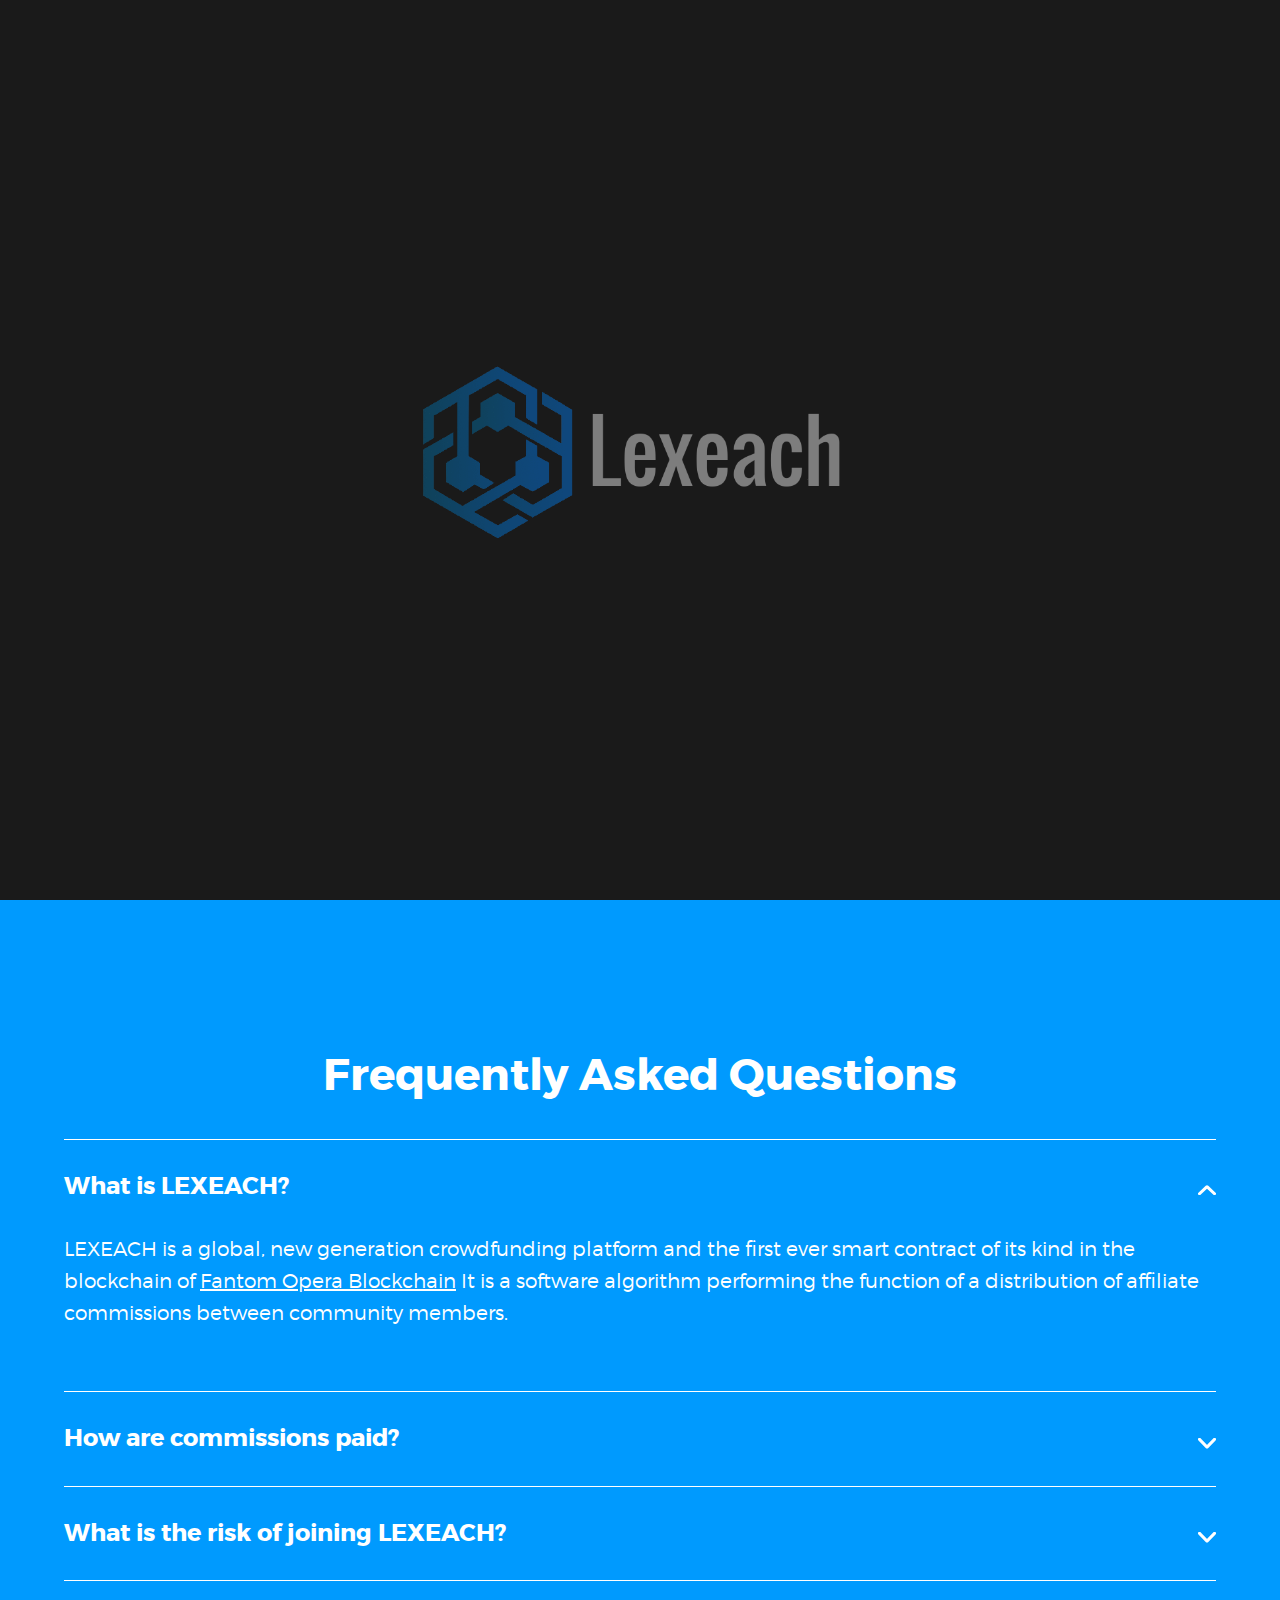
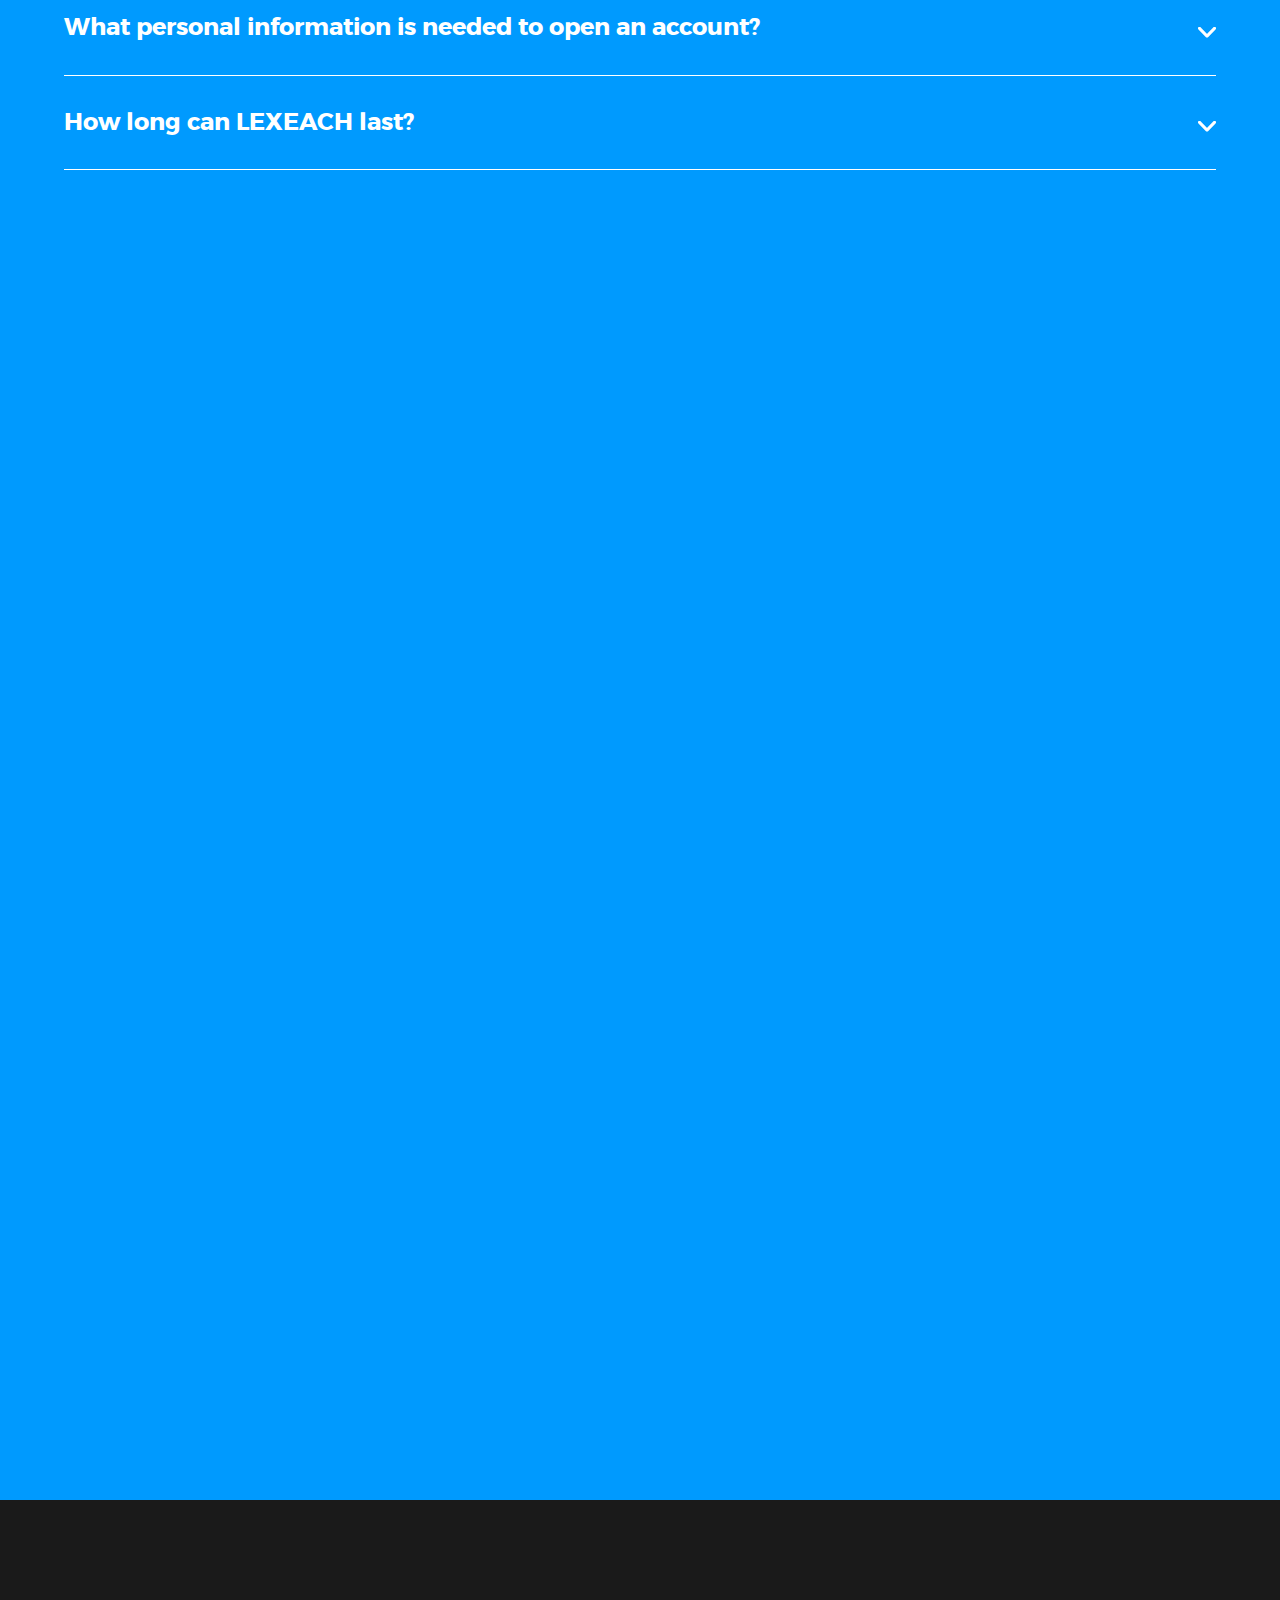
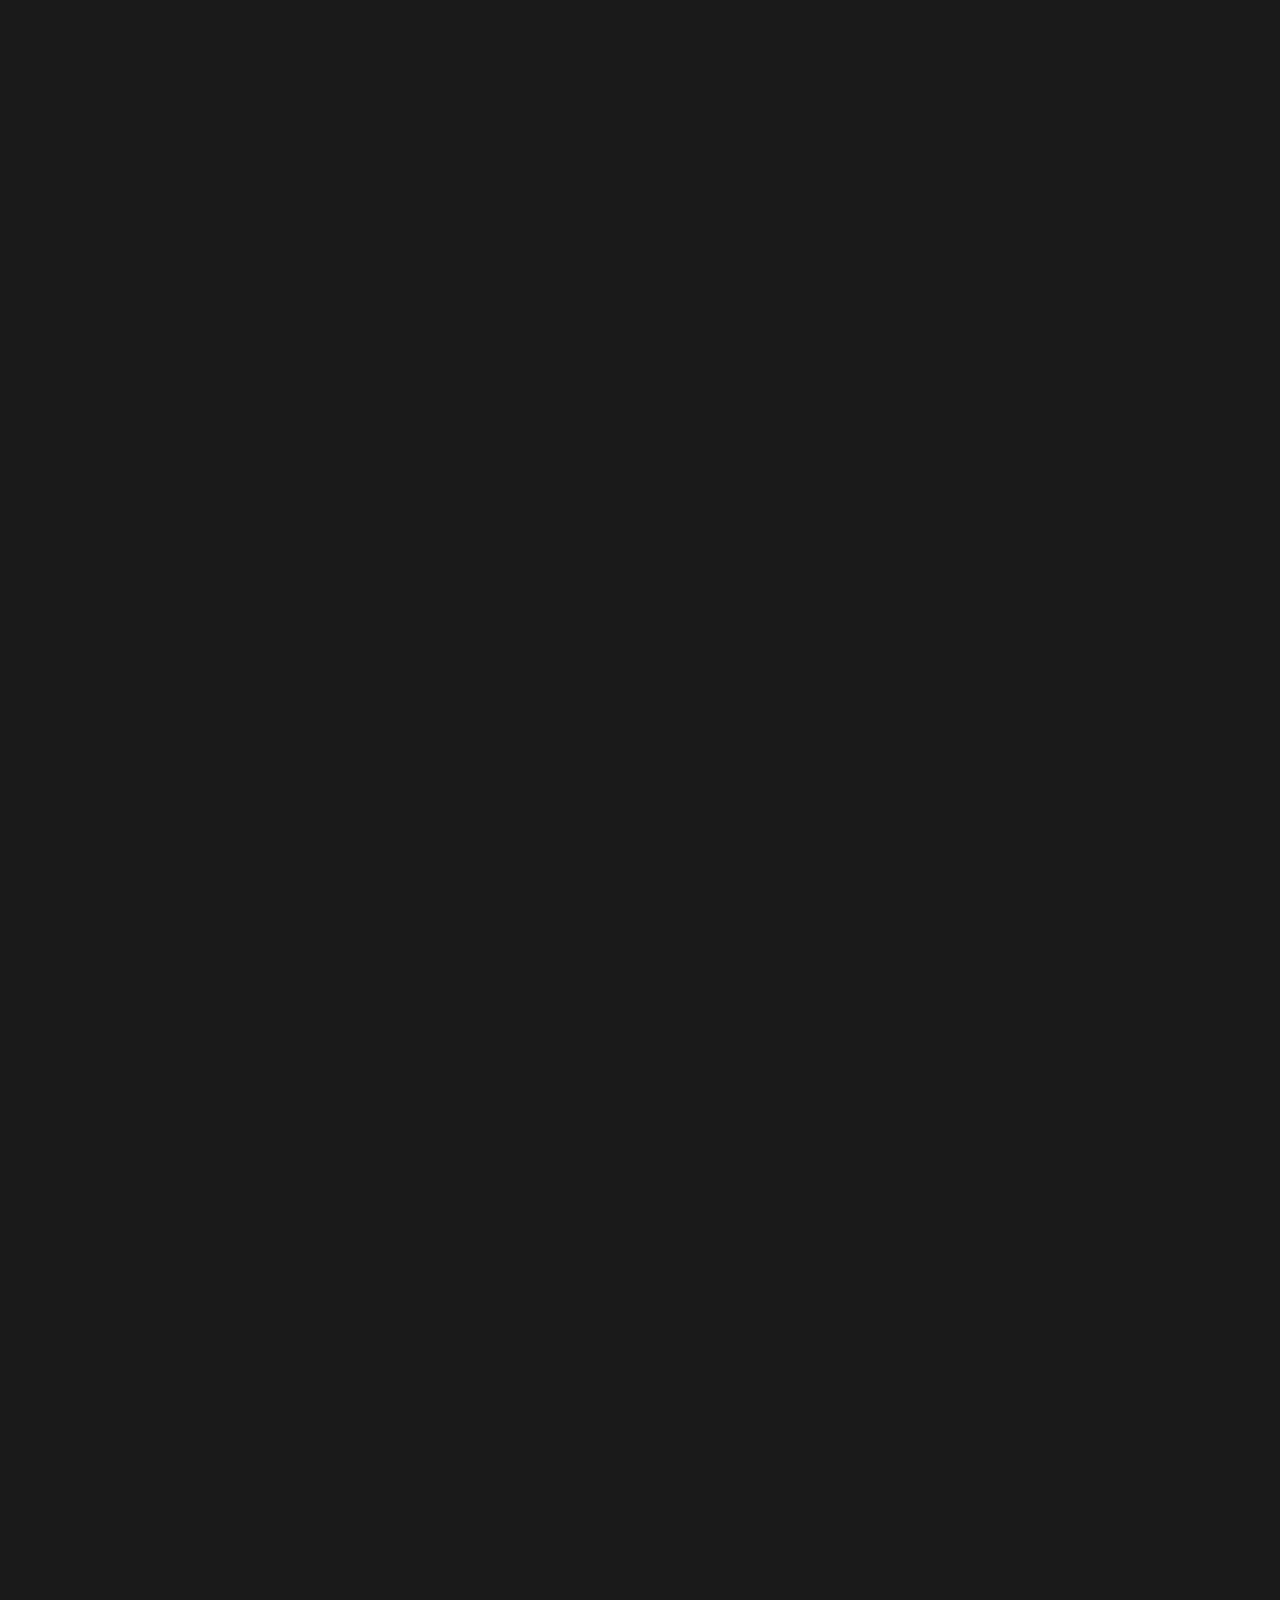
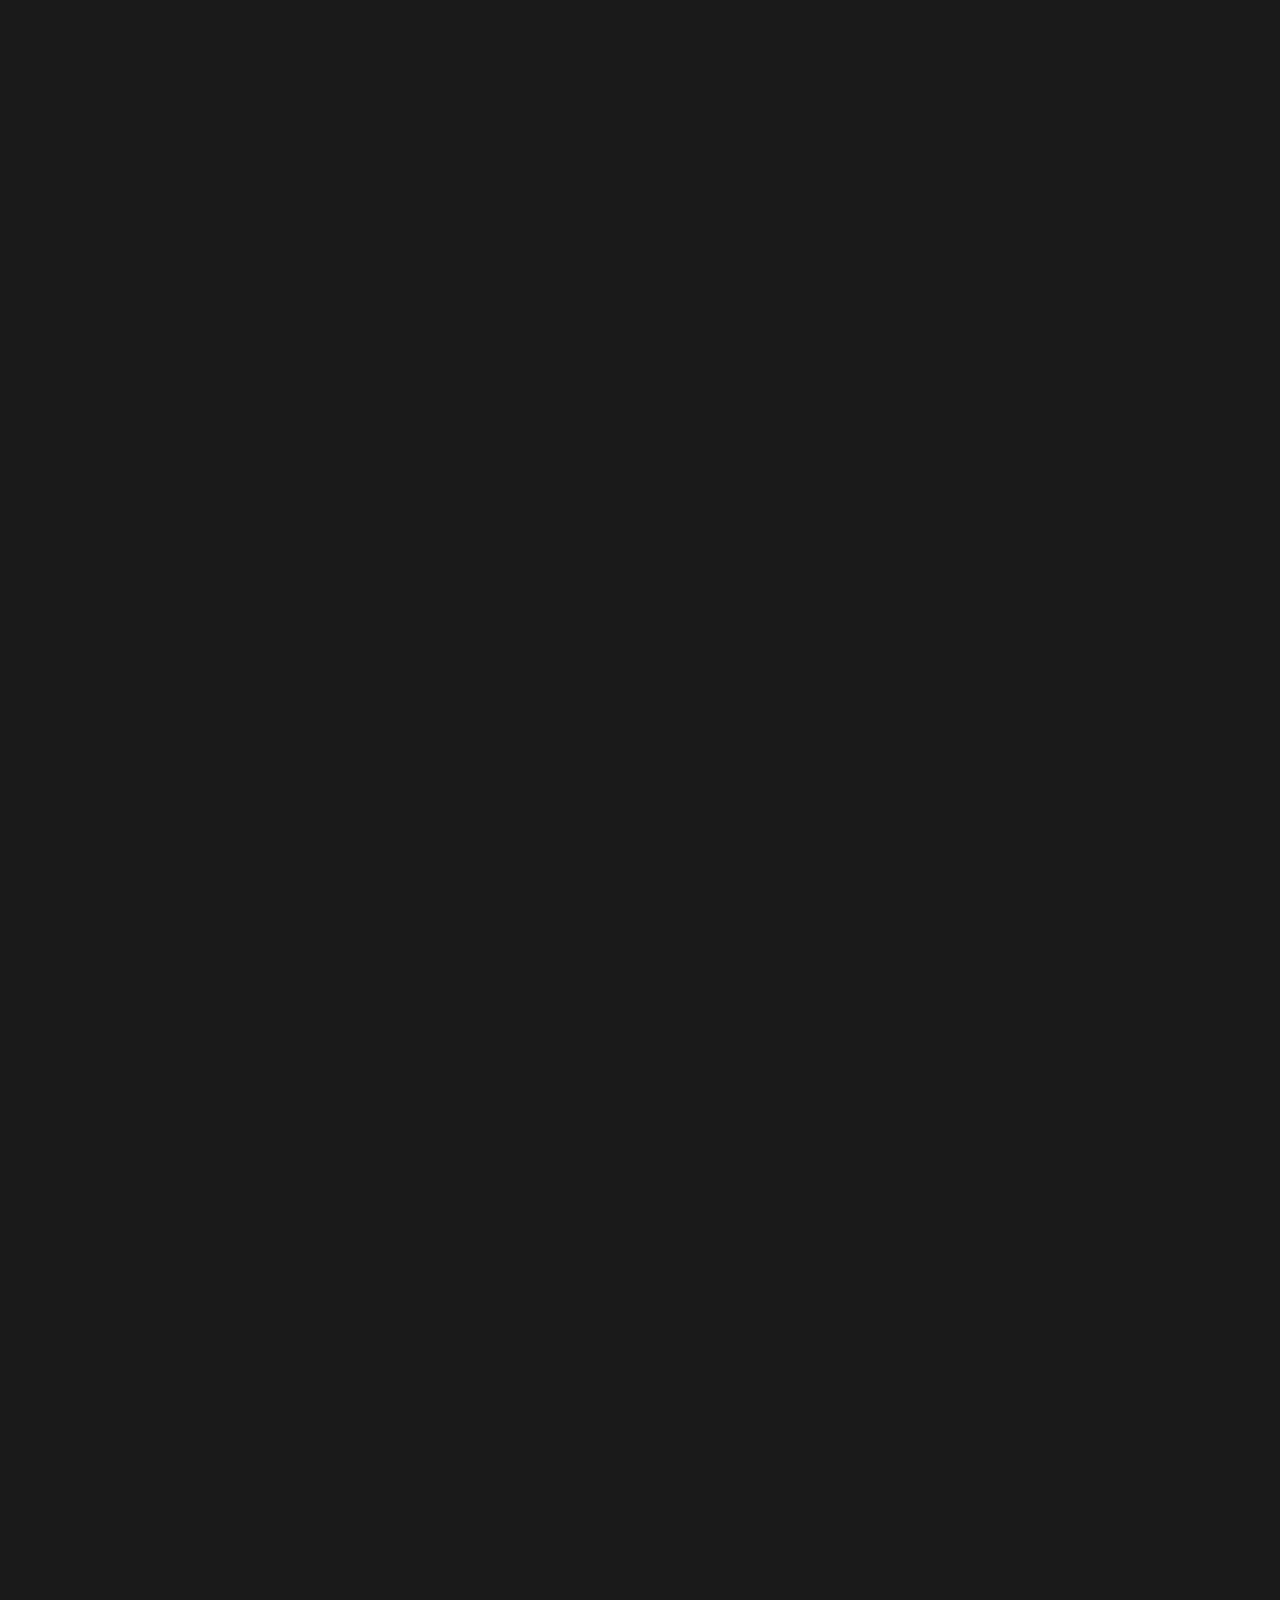
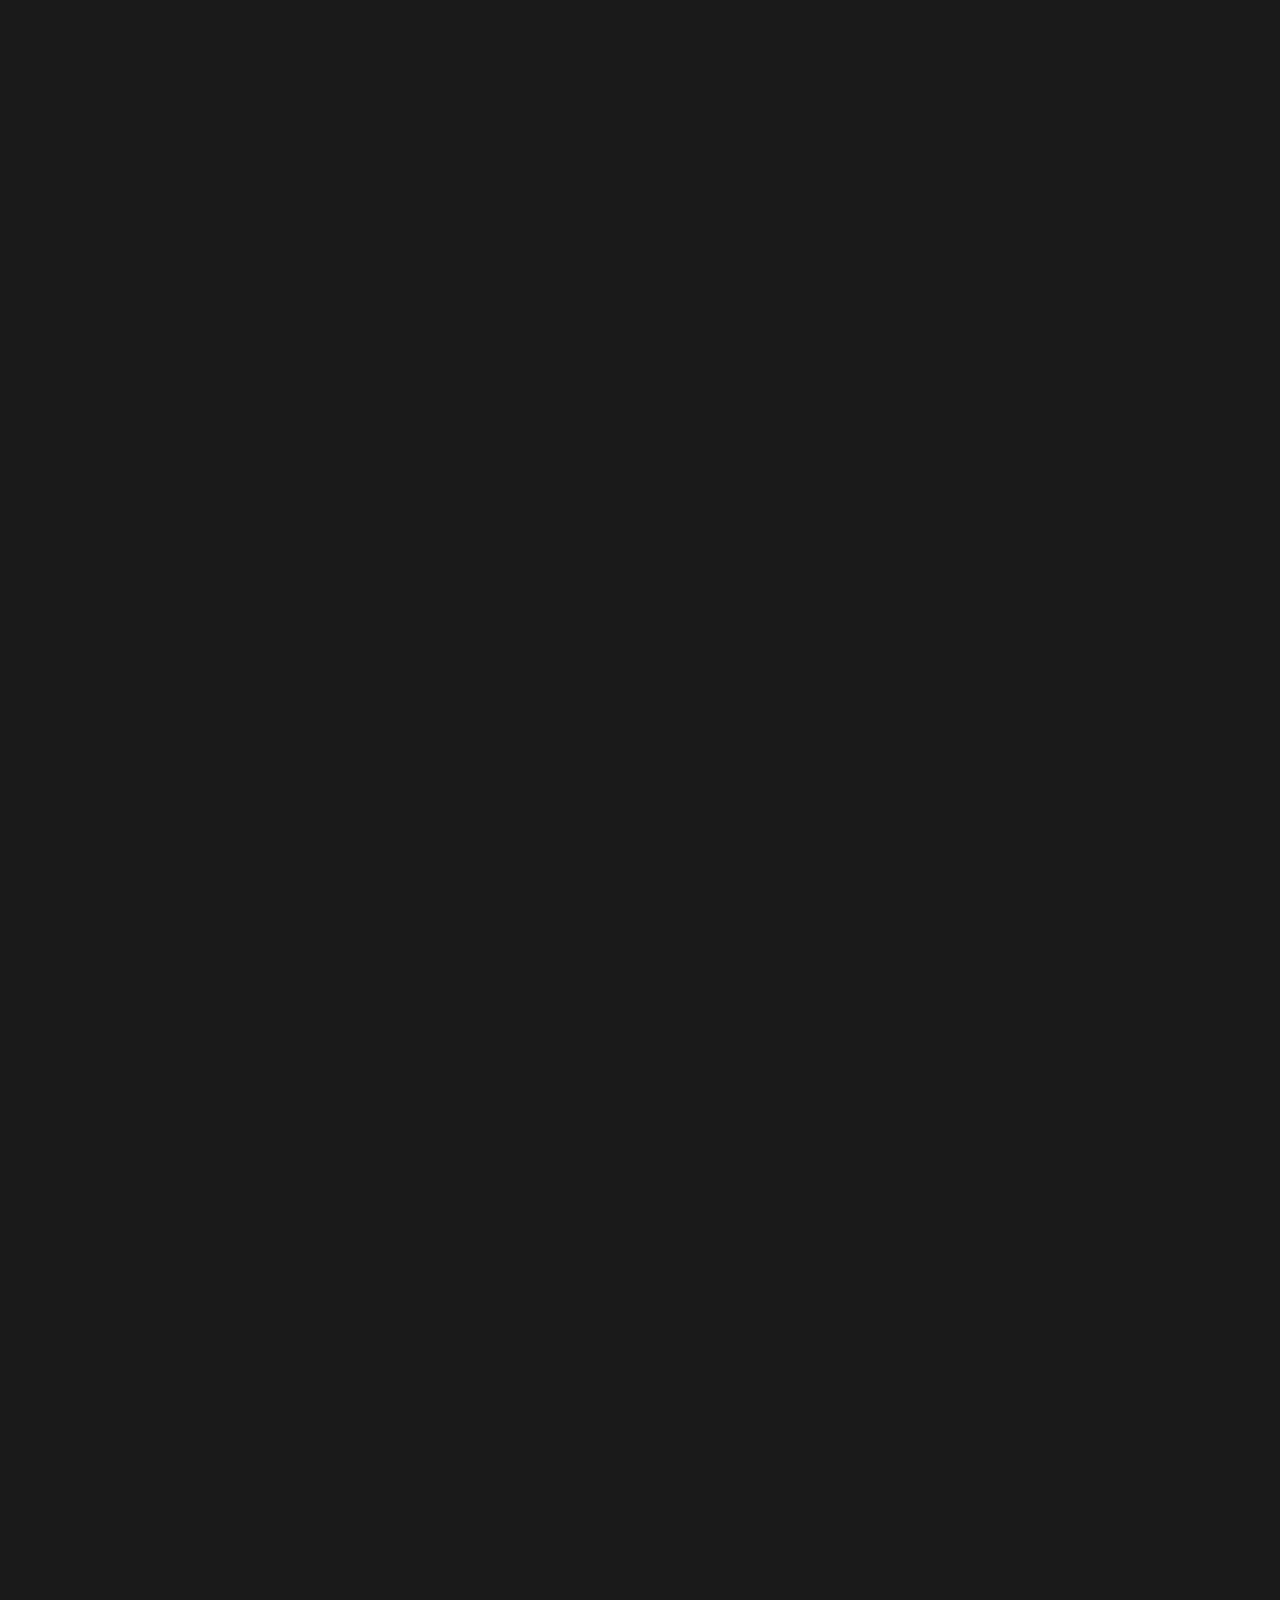
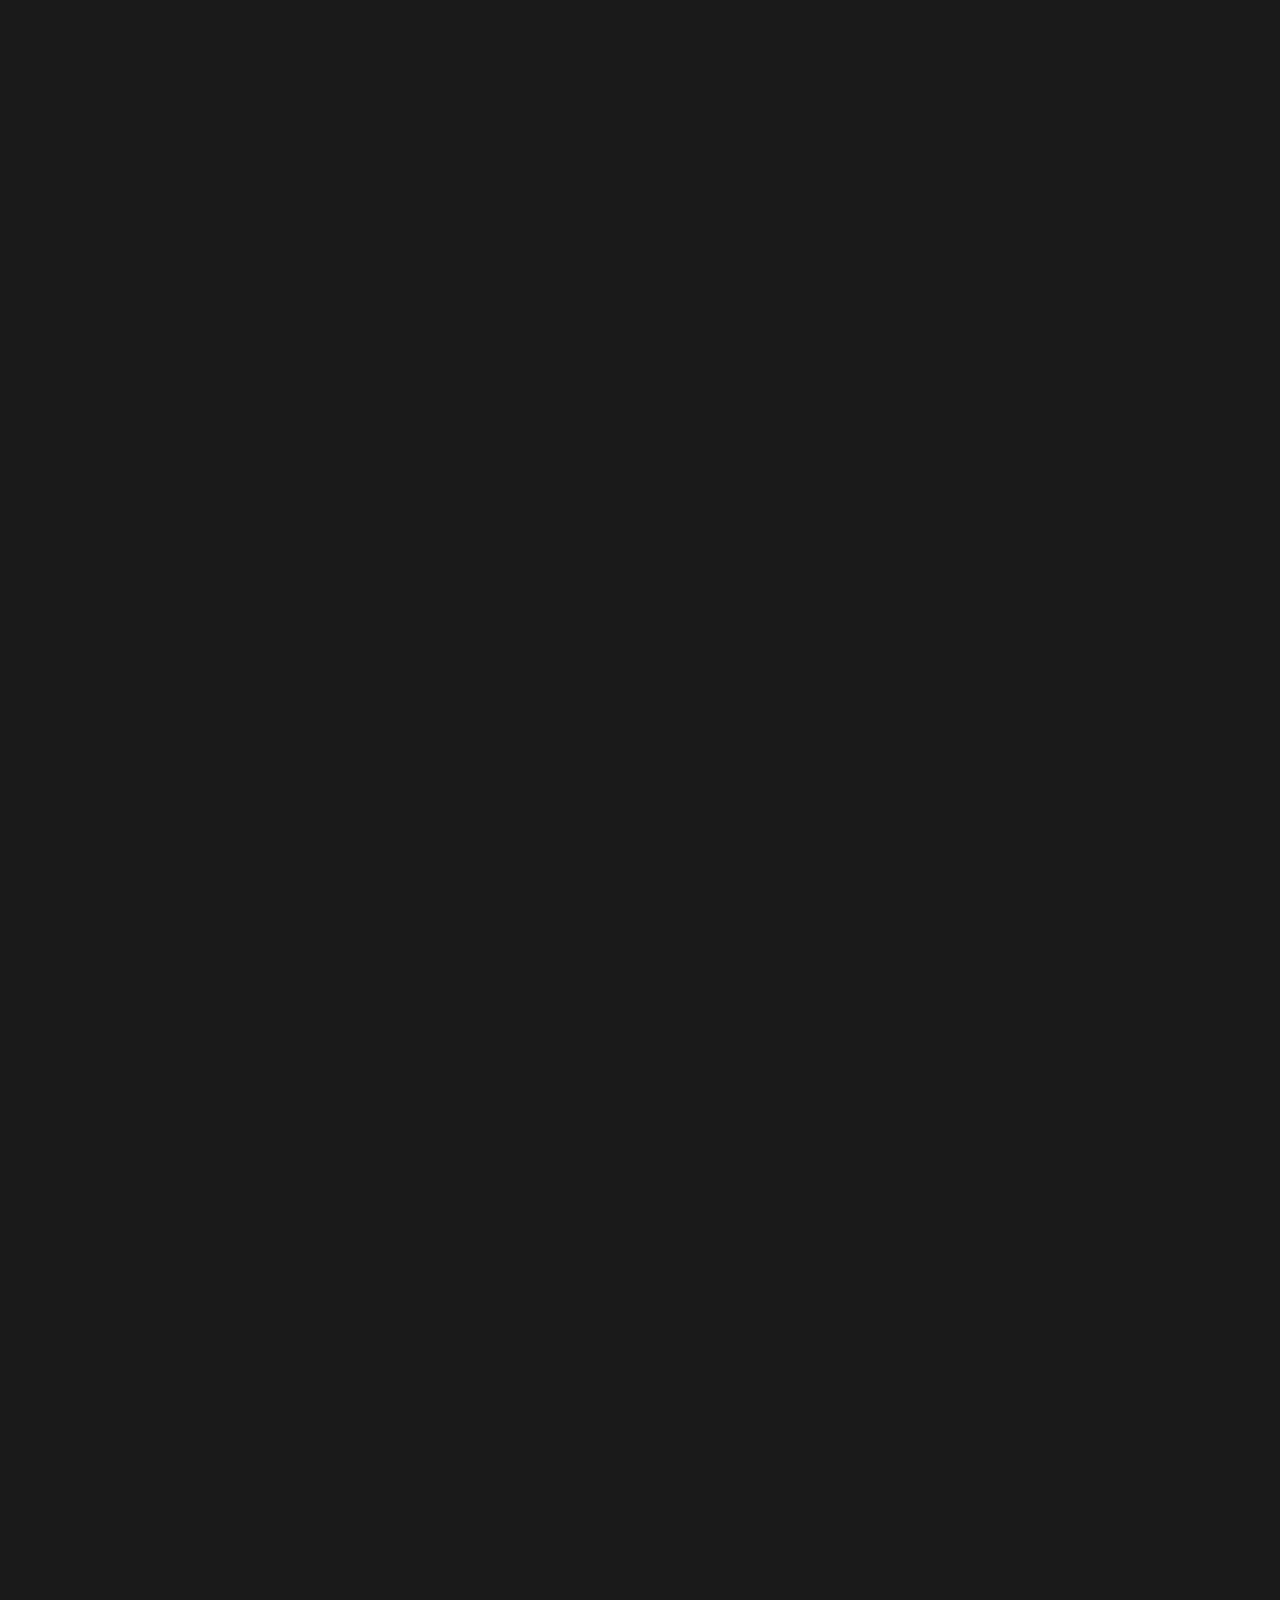
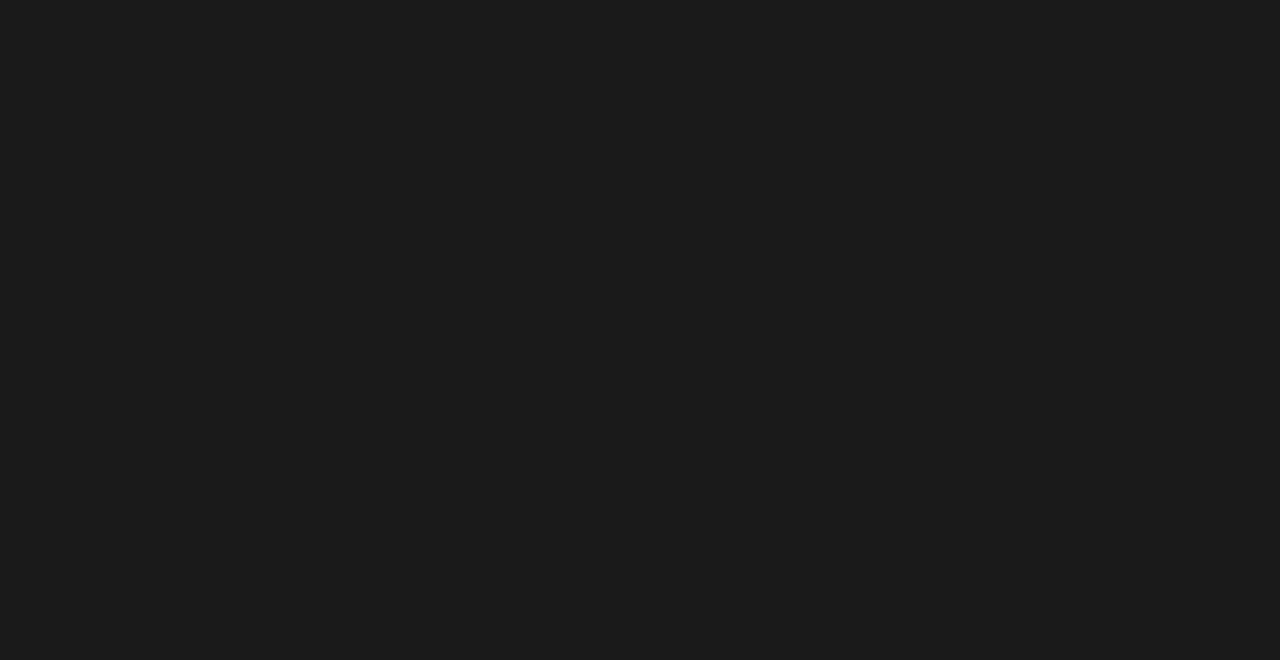
<file: index.htm>
<!doctype html>
<html lang="en-US">
<head>
	<meta charset="UTF-8">
	<meta name="viewport" content="width=device-width, initial-scale=1">
	<link rel="stylesheet" href="wp-content/themes/alex/css/normalize.css">
    <link rel="stylesheet" href="wp-content/themes/alex/css/main.css">
<link rel="icon" type="image/png" sizes="192x192" href="wp-content/themes/alex/favicons/android-icon-192x192.png">
<link rel="icon" type="image/png" sizes="32x32" href="wp-content/themes/alex/favicons/favicon-32x32.png">
<link rel="icon" type="image/png" sizes="96x96" href="wp-content/themes/alex/favicons/favicon-96x96.png">
<link rel="icon" type="image/png" sizes="16x16" href="wp-content/themes/alex/favicons/favicon-16x16.png">
<link rel="manifest" href="wp-content/themes/alex/favicons/manifest.json">
<meta name="msapplication-TileColor" content="#ffffff">
<meta name="msapplication-TileImage" content="https://alexgo.io/wp-content/themes/alex/favicons/ms-icon-144x144.png">
<meta name="theme-color" content="#ffffff">
	<title>LEXEACH &#8211; Earn FTM Coin Passively</title>
<meta name='robots' content='noindex, nofollow'>
<link rel='dns-prefetch' href='index-1.htm'>
<link rel="alternate" type="application/rss+xml" title="ALEX &raquo; Feed" href="feed/index.htm.rss">
<link rel="alternate" type="application/rss+xml" title="ALEX &raquo; Comments Feed" href="comments/feed/index.htm.rss">
		<script>
			window._wpemojiSettings = {"baseUrl":"https:\/\/s.w.org\/images\/core\/emoji\/13.1.0\/72x72\/","ext":".png","svgUrl":"https:\/\/s.w.org\/images\/core\/emoji\/13.1.0\/svg\/","svgExt":".svg","source":{"concatemoji":"https:\/\/alexgo.io\/wp-includes\/js\/wp-emoji-release.min.js?ver=5.8.1"}};
			!function(e,a,t){var n,r,o,i=a.createElement("canvas"),p=i.getContext&&i.getContext("2d");function s(e,t){var a=String.fromCharCode;p.clearRect(0,0,i.width,i.height),p.fillText(a.apply(this,e),0,0);e=i.toDataURL();return p.clearRect(0,0,i.width,i.height),p.fillText(a.apply(this,t),0,0),e===i.toDataURL()}function c(e){var t=a.createElement("script");t.src=e,t.defer=t.type="text/javascript",a.getElementsByTagName("head")[0].appendChild(t)}for(o=Array("flag","emoji"),t.supports={everything:!0,everythingExceptFlag:!0},r=0;r<o.length;r++)t.supports[o[r]]=function(e){if(!p||!p.fillText)return!1;switch(p.textBaseline="top",p.font="600 32px Arial",e){case"flag":return s([127987,65039,8205,9895,65039],[127987,65039,8203,9895,65039])?!1:!s([55356,56826,55356,56819],[55356,56826,8203,55356,56819])&&!s([55356,57332,56128,56423,56128,56418,56128,56421,56128,56430,56128,56423,56128,56447],[55356,57332,8203,56128,56423,8203,56128,56418,8203,56128,56421,8203,56128,56430,8203,56128,56423,8203,56128,56447]);case"emoji":return!s([10084,65039,8205,55357,56613],[10084,65039,8203,55357,56613])}return!1}(o[r]),t.supports.everything=t.supports.everything&&t.supports[o[r]],"flag"!==o[r]&&(t.supports.everythingExceptFlag=t.supports.everythingExceptFlag&&t.supports[o[r]]);t.supports.everythingExceptFlag=t.supports.everythingExceptFlag&&!t.supports.flag,t.DOMReady=!1,t.readyCallback=function(){t.DOMReady=!0},t.supports.everything||(n=function(){t.readyCallback()},a.addEventListener?(a.addEventListener("DOMContentLoaded",n,!1),e.addEventListener("load",n,!1)):(e.attachEvent("onload",n),a.attachEvent("onreadystatechange",function(){"complete"===a.readyState&&t.readyCallback()})),(n=t.source||{}).concatemoji?c(n.concatemoji):n.wpemoji&&n.twemoji&&(c(n.twemoji),c(n.wpemoji)))}(window,document,window._wpemojiSettings);
		</script>
		<style>
img.wp-smiley,
img.emoji {
	display: inline !important;
	border: none !important;
	box-shadow: none !important;
	height: 1em !important;
	width: 1em !important;
	margin: 0 .07em !important;
	vertical-align: -0.1em !important;
	background: none !important;
	padding: 0 !important;
}
</style>
	<link rel='stylesheet' id='wp-block-library-css' href='wp-includes/css/dist/block-library/style.min.css?ver=5.8.1' media='all'>
<style id='wp-block-library-theme-inline-css'>
#start-resizable-editor-section{display:none}.wp-block-audio figcaption{color:#555;font-size:13px;text-align:center}.is-dark-theme .wp-block-audio figcaption{color:hsla(0,0%,100%,.65)}.wp-block-code{font-family:Menlo,Consolas,monaco,monospace;color:#1e1e1e;padding:.8em 1em;border:1px solid #ddd;border-radius:4px}.wp-block-embed figcaption{color:#555;font-size:13px;text-align:center}.is-dark-theme .wp-block-embed figcaption{color:hsla(0,0%,100%,.65)}.blocks-gallery-caption{color:#555;font-size:13px;text-align:center}.is-dark-theme .blocks-gallery-caption{color:hsla(0,0%,100%,.65)}.wp-block-image figcaption{color:#555;font-size:13px;text-align:center}.is-dark-theme .wp-block-image figcaption{color:hsla(0,0%,100%,.65)}.wp-block-pullquote{border-top:4px solid;border-bottom:4px solid;margin-bottom:1.75em;color:currentColor}.wp-block-pullquote__citation,.wp-block-pullquote cite,.wp-block-pullquote footer{color:currentColor;text-transform:uppercase;font-size:.8125em;font-style:normal}.wp-block-quote{border-left:.25em solid;margin:0 0 1.75em;padding-left:1em}.wp-block-quote cite,.wp-block-quote footer{color:currentColor;font-size:.8125em;position:relative;font-style:normal}.wp-block-quote.has-text-align-right{border-left:none;border-right:.25em solid;padding-left:0;padding-right:1em}.wp-block-quote.has-text-align-center{border:none;padding-left:0}.wp-block-quote.is-large,.wp-block-quote.is-style-large{border:none}.wp-block-search .wp-block-search__label{font-weight:700}.wp-block-group.has-background{padding:1.25em 2.375em;margin-top:0;margin-bottom:0}.wp-block-separator{border:none;border-bottom:2px solid;margin-left:auto;margin-right:auto;opacity:.4}.wp-block-separator:not(.is-style-wide):not(.is-style-dots){width:100px}.wp-block-separator.has-background:not(.is-style-dots){border-bottom:none;height:1px}.wp-block-separator.has-background:not(.is-style-wide):not(.is-style-dots){height:2px}.wp-block-table thead{border-bottom:3px solid}.wp-block-table tfoot{border-top:3px solid}.wp-block-table td,.wp-block-table th{padding:.5em;border:1px solid;word-break:normal}.wp-block-table figcaption{color:#555;font-size:13px;text-align:center}.is-dark-theme .wp-block-table figcaption{color:hsla(0,0%,100%,.65)}.wp-block-video figcaption{color:#555;font-size:13px;text-align:center}.is-dark-theme .wp-block-video figcaption{color:hsla(0,0%,100%,.65)}.wp-block-template-part.has-background{padding:1.25em 2.375em;margin-top:0;margin-bottom:0}#end-resizable-editor-section{display:none}
</style>
<link rel='stylesheet' id='contact-form-7-css' href='wp-content/plugins/contact-form-7/includes/css/styles.css?ver=5.4.1' media='all'>
<link rel='stylesheet' id='twenty-twenty-one-style-css' href='wp-content/themes/alex/style.css?ver=1.3' media='all'>
<link rel='stylesheet' id='twenty-twenty-one-print-style-css' href='wp-content/themes/alex/assets/css/print.css?ver=1.3' media='print'>
<link rel="https://api.w.org/" href="wp-json/index.htm.json"><link rel="alternate" type="application/json" href="wp-json/wp/v2/pages/6.json"><link rel="EditURI" type="application/rsd+xml" title="RSD" href="xmlrpc.php.xml?rsd">
<link rel="wlwmanifest" type="application/wlwmanifest+xml" href="wp-includes/wlwmanifest.xml"> 
<link rel="canonical" href="index.htm">
<link rel='shortlink' href='index.htm'>
<link rel="alternate" type="application/json+oembed" href="wp-json/oembed/1.0/embed.json?url=https%3A%2F%2Falexgo.io%2F">
<link rel="alternate" type="text/xml+oembed" href="wp-json/oembed/1.0/embed.xml?url=https%3A%2F%2Falexgo.io%2F&#038;format=xml">
<style>.recentcomments a{display:inline !important;padding:0 !important;margin:0 !important;}</style>	<!-- Global site tag (gtag.js) - Google Analytics -->
<script async="" src="gtag/js.js?id=G-7SGNE1YDM7"></script>
<script>
  window.dataLayer = window.dataLayer || [];
  function gtag(){dataLayer.push(arguments);}
  gtag('js', new Date());

  gtag('config', 'G-7SGNE1YDM7');
</script>
</head>

<body id="skrollr-body">

<div class="main_nav" data-190p="opacity:0; margin-top: -100px " data-220p="opacity:1; margin-top: 0px">
<img src="wp-content/themes/alex/img/logo_2.png" class="overs" data-210p="opacity:0 " data-230p="opacity:1">
<div class="side_menu desktop">
<a target="_blank" href="https://lexeach.netlify.app/" class="menu_btn">Opportunity <div class=></div></a>
<div class="menu_btn faqqs">FAQs</div>
<div class="menu_btn wpps">Pronouncement</div>
 <a href="https://t.me/Lexeach_Announcement" target="_blanck">
    <button>Telegram Channel</button>
  </a> 
</div>	
<div class="hamburger animated_regular mobile">
	<div class="nav-icon"> 
	<span></span>
	<span></span>
	</div>
	</div>	
</div>
	
<div class="mobile_menu mobile closed_menu">
<div class="mm_menu">
<a target="_blank" href="https://lexeach.netlify.app/" class="menu_btn">Opportunity <div class=></div></a>
<div class="menu_btn faqqs2">FAQs</div>
<div class="menu_btn wpps2">Pronouncement</div>
<a href="https://t.me/Lexeach_Announcement" target="_blanck">
    <button>Telegramm channel</button>
</a> 
</div>		
</div>	
<div class="mobiel_footers mobile offfoeter">	
	
<div class="launch_btn">Launch App</div>	
</div>	
<div class="covers"></div>	
	
	<style>
.insides{
	font-size: 42px; line-height: 46px;
	position: absolute; top: 50%; left: 50%; transform: translate(-50%, -50%); width: 100%
}
@media screen and (max-width:1053px) {
		.insides{
	font-size: 32px; line-height: 36px;
}

}
</style>
<div id="faqs"></div>
<div id="wpps"></div>
<div class="pop-ip hiddens">
	
<div class="pop-block" id="forms1">
<div class="mainss">
<h2>We will be launching soon.</h2>
<div class="ttex">To be an ALEX tester, please sign up here and we will notify you when our Test Net is ready.</div>
<div role="form" class="wpcf7" id="wpcf7-f476-o1" lang="en-US" dir="ltr">
<div class="screen-reader-response"><p role="status" aria-live="polite" aria-atomic="true"></p> <ul></ul></div>
<form action="/#wpcf7-f476-o1" method="post" class="wpcf7-form init" novalidate="novalidate" data-status="init">
<div style="display: none;">
<input type="hidden" name="_wpcf7" value="476">
<input type="hidden" name="_wpcf7_version" value="5.4.1">
<input type="hidden" name="_wpcf7_locale" value="en_US">
<input type="hidden" name="_wpcf7_unit_tag" value="wpcf7-f476-o1">
<input type="hidden" name="_wpcf7_container_post" value="0">
<input type="hidden" name="_wpcf7_posted_data_hash" value="">
</div>
<div class="inputs">
<span class="wpcf7-form-control-wrap your-email"><input type="email" name="your-email" value="" size="40" class="wpcf7-form-control wpcf7-text wpcf7-email wpcf7-validates-as-required wpcf7-validates-as-email sings" aria-required="true" aria-invalid="false" placeholder="Enter Your Email"></span><br>
<input type="submit" value="Sign Up" class="wpcf7-form-control wpcf7-submit subs">
</div>
<div class="wpcf7-response-output" aria-hidden="true"></div></form></div>		
</div>	

<div class="thank_you">
<h3 style="margin-bottom: 20px">Thank you.</h3>
We'll be in touch soon.
<div class="cloose_btn">Close</div>	
</div>
</div>	
<div class="pop-close"><img src="wp-content/themes/alex/img/xx.svg" width="100%"></div>	
<div class="pop-bg">	
<div class="inside_img hide_this" id="slide3img" style="width: 100%;
background: url('wp-content/themes/alex/img/pop-bg.png') no-repeat center center; 
-webkit-background-size: cover; 
-moz-background-size: cover;
-o-background-size: cover;
background-size: cover;
background-position: center center;
height: 100%;">
</div>	
</div>

</div>
 <div class="main_logo animated hiddens">
 
  <div class="logo animation-element" data-0p="width: 100%;  opacity:1 " data-125p="width: 0%;  opacity:0 ">
  <div class="logo_mover reverse_scales">  
  <img src="wp-content/themes/alex/img/logo_tm.png" width="100%">
  </div>
  </div>
  <div class="tag scalein" data-50p="transform: scale(3); opacity:0 " data-155p="transform: scale(1); opacity:1" data-195p="opacity:1;" data-210p="opacity:0;" style="font-size: 42px; line-height: 46px; text-align: center; max-width: 950px"><div class="insides">LEXEACH is World's First smart contract with dynamic registration fee running on Fantom Opera Blockchain</div></div>
  
  </div>
    
  <div class="main_content desktop" data-180p="transform:translateY(100vh); opacity: 0 " data-230p="transform:translateY(0vh); opacity: 1">
	  <div class="block_content">
	  <div class="block" style="padding-left: 5%; box-sizing: border-box; padding-right: 2.5%" data-230p="transform:translateY(100vh);" data-250p="transform:translateY(0vh);">
	  <h3 class="main_heaf">Super fast way to make FTM with SIX types of income. 
FTM is peer-to-peer electronic money that features low 
fees and fast transaction time. FTM is the native token 
of Fantom Opera blockchain</h3>
	 contract of its kind in the blockchain of <a href="https://www.fantom.foundation" target="_blank">Fantom Opera Blockchain</a> It is a software algorithm.<br><br>
.
	  </div>
	  <div class="block" style="width: 50%" data-230p="opacity:0;" data-250p="opacity:1;">
		<div class="blacks">
	  <div class="stacks"><img src="wp-content/themes/alex/img/diagram1.jpg" width="100%"></div> 
		</div>  	
	  </div>	  
	  </div> 
  </div>
	
  <div class="main_content2 desktop" data-290p="opacity: 0; " data-300p="opacity: 1; ">
	  <div class="block_content widths">
	  <div class="diagrams" data-305p="transform:translateY(100vh);" data-330p="transform:translateY(0vh);" data-450p="transform:translateY(0vh);" data-480p="transform:translateY(-100vh);">
	  <h2>You can earn six types of income</h2>
	  </div>
	  <div class="charts" data-320p=" opacity:0" data-340p=" opacity: 1" data-450p="opacity: 1" data-480p="opacity: 0"><img src="wp-content/themes/alex/img/diagram2.jpg" width="100%"></div> 
		  <div class="points p_1" data-340p="opacity: 0; " data-350p="opacity: 1;" data-420p="opacity: 1" data-440p="opacity: 0">1.Sponsor Income and 2.Introducer income</div>
		  <div class="points p_2" data-360p="opacity: 0; " data-370p="opacity: 1;" data-420p="opacity: 1" data-440p="opacity: 0">3.Level Income For Sponsor</div>
		  <div class="points p_3" data-380p="opacity: 0; " data-390p="opacity: 1;" data-420p="opacity: 1" data-440p="opacity: 0">4.Catch-Throw Income for Sponsor 5.Catch-Throw Income for Introducer</div>
		  <div class="points p_4" data-410p="opacity: 0; " data-430p="opacity: 1;" data-420p="opacity: 1" data-440p="opacity: 0">6.Global Auto-fill Matrix</div>
	  </div> 
  </div>	

  <div class="main_content4 desktop" data-420p="opacity: 0" data-440p="opacity: 1" data-760p="transform:translateY(0vh); " data-800p="transform:translateY(-100vh); ">
  <div class="bgs"><div class="inside_img" style="width: 100%;
background: url('wp-content/themes/alex/img/bgs.jpg') no-repeat center center; 
-webkit-background-size: cover; 
-moz-background-size: cover;
-o-background-size: cover;
background-size: cover;
background-position: bottom center;
height: 100%;">
</div>	</div>
	 <div class="block_content widths2">

	<div class="diagrams" data-440p="transform:translateY(100vh);opacity:0 " data-480p="transform:translateY(0vh);opacity:1" data-540p="transform:translateY(0vh); " data-580p="transform:translateY(-100vh);">
	  <h3 class="others" style="color: white;">	LEXEACH is a referral based crowd funding /matrix smart contract running on Fantom Opera Blockchain 

</h3>
	  </div>
	<div class="charts3" data-440p="transform:translateY(100vh); opacity:0" data-480p=" transform:translateY(0vh);opacity: 1" data-540p="opacity: 1; transform:translateY(0vh);" data-580p="opacity: 0; transform:translateY(-100vh);"><img src="wp-content/themes/alex/img/diagram4.png" width="100%"></div> 
 
	<div class="numbbers2" style="width: 100%;" data-560p="opacity: 1" data-580p="opacity: 0">
		
	</div>	
	</div> 
	  
	  <div class="block_content widths2 alts2">
	<h4 style="color: white; margin-top: 0"><span data-600p="opacity:0" data-620p="opacity:1">LEXEACH is a one of its kind smart contract, whether it is dynamic registration fees, or the blockchain platform on which it works, or the income structure.


</span><br><br>
		<span data-640p="opacity:0" data-660p="opacity:1"> To know how LEXEACH smart contract works you can visit opportunity page for complete information. </span><br><br>
	</h4></div>
	
  </div>
  <div class="main_content5 desktop" data-760p="transform:translateY(100vh); " data-800p="transform:translateY(0vh); " data-870p="opacity: 1; " data-890p="opacity: 0; ">
  
	<div class="block_content widths " style="position: relative; height: 100%; display: block;">
	<div class="centered_header">
    <div class="head2">Earn FTM cryptocurrency without bearing risk.</div>
	</div>	
	<div class="php"><div class="bubble1" data-800p="transform:scale(0); " data-810p="transform:scale(1.2); " data-815p="transform:scale(1.2); " data-818p="transform:scale(1); "><img src="wp-content/themes/alex/img/bbuubble1.png" width="100%"></div><div class="bubble2" data-820p="transform:scale(0); " data-835p="transform:scale(1.2); " data-840p="transform:scale(1.2); " data-843p="transform:scale(1); "><img src="wp-content/themes/alex/img/bbuubblle2.png" width="100%"></div><img src="wp-content/themes/alex/img/comp.png" width="100%" height="auto"></div>
	<div class="head3">	<span>ALEX uses state-of-the-art collateral rebalancing pools to eliminate the risk of liquidation.</span></div>	
	</div> 

	
  </div>

<div class="main_content6 desktop" style="margin-top: 70px" data-880p="transform:translateY(100vh); opacity: 0 " data-900p="transform:translateY(0vh); opacity: 1" data-1000p="transform:translateY(0vh);" data-1040p="transform:translateY(-100vh);">
	  <div class="block_content">
	  <div class="block" style="padding-left: 5%; box-sizing: border-box; padding-right: 2.5%" data-900p="transform:translateY(100vh);" data-950p="transform:translateY(0vh);">
	  <h3 class="main_heaf" style="color: white; padding-top: 80px;">LEXEACH is building a trustless referral based crowd funding system on top of Fantom Opera Blockchain that’s open, and without intermediaries.</h3>
	  </div>
	  <div class="block lls" style="width: auto; max-width: 50%;" data-880p="opacity:0;" data-910p="opacity:1;">
		<div class="logo_bloosk" style="width: auto; height: 100%;">
	    <img src="wp-content/themes/alex/img/logo_blockks.gif" style="width: auto; height: 100%;">
	    	
		</div>  	
	  </div>	  
	  </div> 
  </div>
<div class="main_content7 desktop" data-1000p="transform:translateY(100vh);" data-1040p="transform:translateY(0vh);">
	<div class="scrollller">
	  <h2 style="padding-top: 120px" class="faqhead">Frequently Asked Questions</h2>
		<div class="faqs" style="width: 90%; margin-left: auto; margin-right: auto; padding-bottom: 120px;">
		
			
		<div class="faq_block">
		<div class="faq_clickers"><span>What is LEXEACH?</span>	<div class="faq_arrow"><img src="wp-content/themes/alex/img/arrows.svg" width="100%"></div></div>
		<div class="faq_texts">
		<div class="innerssfaqa">
			LEXEACH is a global, new generation crowdfunding platform and the first ever smart contract of its kind in the blockchain of <a href="https://www.fantom.foundation" target="_blank">Fantom Opera Blockchain</a> It is a software algorithm performing the function of a distribution of affiliate commissions between community members.<br><br>
</div>	
			</div>	
		 </div>  
			
		<div class="faq_block closeds">
<div class="faq_clickers"><span>How are commissions paid?</span>	<div class="faq_arrow"><img src="wp-content/themes/alex/img/arrows.svg" width="100%"></div></div>
		<div class="faq_texts">
		<div class="innerssfaqa">
		All commissions are paid in FTM directly and instantly to the members’ personal FTM wallets. The smart contract never receives payments; therefore, you will never have to wait on a commission payment as it’s paid directly to you.

	</div>	
			</div>	
		 </div>  	
			
		<div class="faq_block closeds">
<div class="faq_clickers"><span>What is the risk of joining LEXEACH?</span>	<div class="faq_arrow"><img src="wp-content/themes/alex/img/arrows.svg" width="100%"></div></div>
		<div class="faq_texts">
		<div class="innerssfaqa">
		LEXEACH is risk-free! There is no company, no admin, it is a self-operating system located on the blockchain that cannot be changed or destroyed. The code of the smart contract is in the public domain. All payments go directly into your personal wallet, without any hidden fees and without third-party resources. You can feel safe knowing that LEXEACH will not go away.


 


	</div>	
			</div>	
		 </div>  	
			
		<div class="faq_block closeds">

<div class="faq_clickers"><span>What personal information is needed to open an account?</span>	<div class="faq_arrow"><img src="wp-content/themes/alex/img/arrows.svg" width="100%"></div></div>
		<div class="faq_texts">
		<div class="innerssfaqa">
		No personal information is required to open an account. The only thing required to create your account is a FTM wallet of your choice.

	</div>	
			</div>	
		 </div>  	
			
		<div class="faq_block closeds">
<div class="faq_clickers"><span>How long can LEXEACH last?</span>	<div class="faq_arrow"><img src="wp-content/themes/alex/img/arrows.svg" width="100%"></div></div>
		<div class="faq_texts">
		<div class="innerssfaqa">
		LEXEACH is a Smart Contract on the Fantom Opera blockchain which is fully decentralized and connected to the internet. LEXEACH will be in business for as long as the Fantom Opera blockchain and internet exists.


	</div>	
			</div>	
		 </div>  	
			
		<div class="faq_block closeds">
<div class="faq_clickers"><span>Can I upgrade my packages at any time?</span>	<div class="faq_arrow"><img src="wp-content/themes/alex/img/arrows.svg" width="100%"></div></div>
		<div class="faq_texts">
		<div class="innerssfaqa">
		Yes, you can upgrade your package at any time you wish to, by simply logging back into your office and selecting the package you wish to upgrade to.

	</div>	
			</div>	
		 </div>  	
			
		<div class="faq_block closeds">
<div class="faq_clickers"><span>Do I ever lose the people I refer to LEXEACH?</span>	<div class="faq_arrow"><img src="wp-content/themes/alex/img/arrows.svg" width="100%"></div></div>
		<div class="faq_texts">
		<div class="innerssfaqa">
		In LEXEACH, your entire downline including direct , indirect, overflow or spill over follows you at all times in every step of the matrix.You will pass up a commission to your upline if you are not active on a position that generates an earning.However, once you become active on that level, you will get paid for any further sales that take place from that point onwards.

	</div>	
			</div>	
		 </div>  	
			
		<div class="faq_block closeds">
<div class="faq_clickers"><span>Is it compulsory to recruit to earn from the system?</span>	<div class="faq_arrow"><img src="wp-content/themes/alex/img/arrows.svg" width="100%"></div></div>
		<div class="faq_texts">
		<div class="innerssfaqa">
		No. LEXEACH platform is arranged in such a way that you willl receive Auto-fill matrix income passively However, to make a lot of money, doing nothing will not work. You must try and help people build their teams, and once they are auto pilot , you will earn passively. The more active you are initially will determine how quickly you will reach this auto- earning mode.
	</div>	
			</div>	
		 </div>  	
			
		<div class="faq_block closeds">
<div class="faq_clickers"><span>Can my account ever be closed?</span>	<div class="faq_arrow"><img src="wp-content/themes/alex/img/arrows.svg" width="100%"></div></div>
		<div class="faq_texts">
		<div class="innerssfaqa">
		No, once your account is created it can never be removed or destroyed.
	</div>	
			</div>	
		 </div>  	
			
		<div class="faq_block closeds">

<div class="faq_clickers"><span>Is there a limit to the amount of FTM you can earn?</span>	<div class="faq_arrow"><img src="wp-content/themes/alex/img/arrows.svg" width="100%"></div></div>
		<div class="faq_texts">
		<div class="innerssfaqa">
		You can genuinely earn UNLIMITED FTM in this business. The more people you refer and the more people you assist with growing their business, the higher your income potential becomes.
	</div>	
			</div>	
		 </div>  	
			
		<div class="faq_block closeds">

<div class="faq_clickers"><span>Can sponsor and introducer be same person ?</span>	<div class="faq_arrow"><img src="wp-content/themes/alex/img/arrows.svg" width="100%"></div></div>
		<div class="faq_texts">
		<div class="innerssfaqa">
		Yes, if a user referring a new user independently without help of any senior then he will enter his own user ID at both the input box given in registration form, here he is the Sponsor as well as Introducer also.
	</div>	
			</div>	
		 </div>  	
			
		<div class="faq_block closeds">



		<div class="faq_clickers"><span>how is  the registration fee distrubuted in LEXEACH?</span>	<div class="faq_arrow"><img src="wp-content/themes/alex/img/arrows.svg" width="100%"></div></div>
		<div class="faq_texts">
		<div class="innerssfaqa">
		Smart contract distributes the registration fee in six parts:
			<ul>
<li><strong>Sponsor income</strong> 1/6 part goes to sponsor, sponsor is the person who explain LEXEACH to new user </li>
<li><strong>Introducer income</strong> 1/6 part goes to introducer, introducer is person who invite/refer the new user</li>
<li><strong>Catch&Throw(sponsor metrix)</strong>  1/6 part goes to sponsor catch & throw matrix </li>
<li><strong>Catch&Throw(introducer metrix)</strong> 1/6 part goes to introducer catch & throw matrix</li>
<li><strong>Level income</strong> 1/6 part goes to sponsor level tree, up to ten level divided equally on each level </li>
				
	</ul>			
</div>	
			</div>	
		 </div>  		
		 <div class="faq_block closeds">
				<div class="faq_clickers"><span>Who owns LEXEACH?</span>	<div class="faq_arrow"><img src="wp-content/themes/alex/img/arrows.svg" width="100%"></div></div>
		<div class="faq_texts">
		<div class="innerssfaqa">
			LEXEACH platform is created with the public’s interest in mind and does not have managers or admins. This means that the platform is fully decentralized (i.e. it has no company, no leaders, or admins) and cannot be changed or altered at any time.
</div>	
			</div>	
		 </div> 
			
			<div class="faq_block closeds">
	<div class="faq_clickers"><span>What is a Smart Contract?</span>	<div class="faq_arrow"><img src="wp-content/themes/alex/img/arrows.svg" width="100%"></div></div>
		<div class="faq_texts">
		<div class="innerssfaqa">
			A smart contract is nothing but a predetermined algorithm inside the blockchain which automates the execution of transactions.
</div>	
			</div>	
		 </div> 
			
			<div class="faq_block closeds">
	<div class="faq_clickers"><span>What is Decentralization?</span>	<div class="faq_arrow"><img src="wp-content/themes/alex/img/arrows.svg" width="100%"></div></div>
		<div class="faq_texts">
		<div class="innerssfaqa">
			A system in which there are no admins, no servers, and no monitoring needed to manage the project. The creators of the platform are the same project participants like you.
</div>	
			</div>	
		 </div> 
			
			<div class="faq_block closeds">
<div class="faq_clickers"><span>I don't have Referral link, can I register with LEXEACH?</span>	<div class="faq_arrow"><img src="wp-content/themes/alex/img/arrows.svg" width="100%"></div></div>
		<div class="faq_texts">
		<div class="innerssfaqa">
			Yes,You will be Register under Systems Referral link using ID number 1 as SponsorID & IntroducerID
</div>	
			</div>	
		 </div> 
			
			<div class="faq_block closeds">
<div class="faq_clickers"><span>Why is smart contract unverified?</span>	<div class="faq_arrow"><img src="wp-content/themes/alex/img/arrows.svg" width="100%"></div></div>
		<div class="faq_texts">
		<div class="innerssfaqa">
			It has been seen that when an innovative smart contract launched, it has been copied in large numbers in the market. LEXEACH smart contract kept unverified so that no one can copy and make duplicate smart contract.
</div>	
			</div>	
		 </div> 
			
			<div class="faq_block closeds">

	
			<div class="faq_clickers"><span>How can users know the  registration fee?</span>	<div class="faq_arrow"><img src="wp-content/themes/alex/img/arrows.svg" width="100%"></div></div>
		<div class="faq_texts">
		<div class="innerssfaqa">
			As we know registration fee for LEXEACH smart contract is dynamic, users can see running registration fee by clicking "REGISTRATION FESS" button given at read section of contract dashboard.


</div>	
			</div>	
		 </div> 
</div>	
<div class="whitess">	
<div class="whitepapers">
<h2 style="color: #111; margin-bottom: 10px">Pronouncement</h2>
	
		
	
<a href="protocol/Lexeach-english.pdf" target="_blank" class="wp_block">	
<div class="cat">LEXEACH SMART CONTRACT</div>	
<h3>LEXEACH is World's First smart contract with dynamic registration fee running on Fantom Opera Blockchain</h3>
<div class="wp_head">A special oracle based bridge contract technology is used to link registration fee with external data</div>	
<p>Cryptocurrency is a volatile asset and the price of any cryptocurrency can go UP & DOWN with time, a huge fluctuation of price can make a smart contract irrelevant in future. for example, famous ethereum based crowdfunding smart contract forsage started in Feb-2020 when price of ETH was $230 for 1 ETH. As the registration fee to register on forsage is 0.05 ETH, if someone joined forsage at launching time he Purchased 0.05ETH for $11.5 to register on forsage. And now, current price of ETH is more than $4000 for 1 ETH, If someone join forsage today, he have to purchase same amount of ETH for more than $200 to register on the same platform. Other smart contract facing the same problem. If price of cryptocurrency used by smart contract go much high or much low it can be irrelevant over time.Stable coin solve this problem,but temporarily,If promoter of stable coin decide to switch the blockchain then it will a more bigger problem to the users. While developing LEXEACH a special oracle based bridge contract technology is used to overcome this problem. If the price of FTM goes up or down, registration fee will be always equivalent to $50(approximately),means user need to purchase FTM equivalent to $50 to register. Here with LEXEACH always, no matter what is the price of FTM in future and You can play a long time inning with LEXEACH. </p>
<div class="btn2">Learn More</div>
</a>
	
<a href="protocol/details.html" target="_blank" class="wp_block">	
<div class="cat">LEXEACH SMART CONTRACT</div>	
<h3>Be a founder member of LEAXEACH without investing a penny</h3>
<div class="wp_head">Promote LEXEACH and get your registration link prior to public launch.</div>		
<p>If you are a network marketing leader,social media influencer, blockchain/cryptocurrency enthusiast, then you have a opportunity to cash your expertise. Here at LEXEACH instead of paid promotion,an idea implemented where user will promote LEXEACH independently and if they qualify the specified criteria the they can have a chance to get registered on LEXEACH prior to public launch.
What have to do for this?
Just click om the promote button given at the top this will redirect you to our telegram promotion bot this bot will ask you to join LEXEACH telegram group when you join telegram group bot will show your unique personal referral link. Now,you have to share your unique referral link to your social media account like facebook,twitter,whatsApp etc. You can make a brief explanation to the people you know. If some of the people join our telegram channel using your referral link they will counted as your tier-1 referral and the people who join LEXEACH telegram group using your referral link, the promotion bot will show their unique referral link to then also and if they promote LEXEACH by using their referral link, number of people referred by them will be count as tier-1 referral for them and tier-2 referral for you.The cumulative referral will be counted for the five levels. The user with higher numbers of referral count will get the chance to get registered on LEXEACH prior to public launch, they will get registration link before a few minutes of public launch.You can see the table given here.</p>
<div class="btn2">Learn More</div>
</a>
	
	<div class="wp_block" style="pointer-events: none; background: transparent">	</div>

</div>	
</div>		
	
<div id="footer" style="position: relative">
<div class="paddings block_content" style="align-items: center; background: #111; width: 100%">	
<div class="text_block2">
<h4 style="color: white; padding-top: 20px">Subscribe our telegram channel for latest update</h4>
</div>
</div>	
</div>
<footer class="under_footer paddings">

<div class="socials">
	<a href="https://t.me/Lexeach_Announcement" target="_blank" class="soci"><img class="overs22" src="wp-content/themes/alex/img/linkedin_over.svg" width="100%"><img src="wp-content/themes/alex/img/linkedin.svg" width="100%"></a>
	
	
</div>
	<div class="copyright">LEXEACH SMART CONTRACT</div>	

</footer>	
</div>	
	</div>		
  </div>

	
<div class="mobile_content mobile">
<div class="content_block">
	  <div class="block_content">
	  <div class="block animation-element ups_animation" style="padding-left: 5%; box-sizing: border-box; padding-right: 2.5%">
	  <div class="subject">  
	  <h3 class="main_heaf">Super fast way to make FTM with SIX types of income. 
FTM is peer-to-peer electronic money that features low 
fees and fast transaction time. FTM is the native token 
of Fantom Opera blockchain.</h3>
	 contract of its kind in the blockchain of <a href="https://www.fantom.foundation" target="_blank">Fantom Opera Blockchain</a> It is a software algorithm.<br><br>

	  </div>
	  </div>	 
	  <div class="block animation-element ups_animation" style="background: white; padding-bottom: 0px; padding-top: 50px">
	  <div class="blacks subject" style="padding-top: 0 !important">
	  <div class="stacks"><img src="wp-content/themes/alex/img/diagram1.jpg" width="100%"></div> 
	  </div> 
	  </div>	  
	  </div> 
  </div>
	
		
   <div class="content_block" style="background: #009AFE;">
	  <div class="block_content widths2">
	  <div class="block animation-element ups_animation">
	  <h2 class="subject" style="font-size: 32px; line-height: 36px;">You can earn six type of incomes</h2>
	  </div>
	  <div class="block" style="padding-top: 0; padding-bottom: 0px">
	  <div class="charts"><img src="wp-content/themes/alex/img/diagram2.jpg" width="100%"></div> 
		<ul class="animation-element ups_animation" style="padding-left: 30px">
		  <li class="subject">1.Sponsor income 2.Introducer income</li>
		  <li class="subject delays">3.Catch-Throw income for sponsor 4. Catch-Throw income for introducer</li>
		  <li class="subject delays2">5. Level income for sponsor</li>
		  <li class="subject delays3">6. Global auto-fill matrix</li>
		 </ul>  
	  </div>	  
	  </div> 
  </div>


<div class="content_block main_content4">
  <div class="bgs" style="margin-top: 0"><div class="inside_img" style="width: 100%;
background: url('wp-content/themes/alex/img/bgs.jpg') no-repeat center center; 
-webkit-background-size: cover; 
-moz-background-size: cover;
-o-background-size: cover;
background-size: cover;
background-position: bottom center;
height: 100%;">
</div>	</div>
	 <div class="block_content widths2">

	<div class="block animation-element ups_animation" style="padding-top: 40px; color: white">
	<div class="subject">
	  <h3>	 The Most Secure Way to Access DeFi

</h3>
	  </div>
		 </div>
	<div class="block animation-element ups_animation" style="padding-top: 0px">
		  <div class="charts" style="width: 95%; margin-left: auto; margin-right: auto; margin-bottom: 40px;"><img src="wp-content/themes/alex/img/diagram4.png" width="100%"></div> 
	
	  </div>	
	</div> 
	  
	 <div class="block_content widths2" style="padding-top: 40px; padding-bottom: 0px">
	<h4 class="animation-element ups_animation" style="color: white; margin-top: 0; z-index: 100"><span class="subject">LEXEACH is a one of its kind smart contract, whether it is dynamic registration fees, or the blockchain platform on which it works, or the income structure.
</span><br><br>
		<span class="subject delays"> To know how LEXEACH smart contract works you can visit opportunity page for complete information.</span><br><br>
	</h4></div>
	
  </div>	
	
  <div class="content_block">
  
	<div class="block_content widths " style="position: relative;  padding-top: 60px">
	<div class="centered_header animation-element ups_animation" style="padding-top: 40px;">
	<div class="innes subject">
    <div class="head2" style="text-align: center; width: 100%">Earn FTM cryptocurrency without bearing risk.</div>
	</div>	
	</div>	
	<div class="php" style="padding-bottom: 30px; margin-bottom: 15px;">
	<div class="bubble1 animation-element scales_animation"><img class="subject delays" src="wp-content/themes/alex/img/bbuubble1.png" width="100%"></div>
	<div class="bubble2 animation-element scales_animation"><img class="subject delays3" src="wp-content/themes/alex/img/bbuubblle2.png" width="100%"></div>
	<div class="animation-element ups_animation2"><img class="subject" src="wp-content/themes/alex/img/comp.png" width="100%" height="auto"></div></div>
	<div class="head3" style="margin-bottom: 40px">	LEXEACH transfer fund instantly to FTM wallet of users when a new user sign up on smart contract.
</div></div> 

	
  </div>
	
  <div class="content_block" style="background: #111">
<div class="block_content">
	  <div class="block animation-element ups_animation" style="padding-left: 5%; box-sizing: border-box; padding-right: 2.5%">
	  <h3 class="main_heaf subject" style="color: white; padding-top: 40px;">LEXEACH is building a trustless referral based crowd funding system on top of Fantom Opera Blockchain that’s open, and without intermediaries.</h3>
	  </div>
	  <div class="block animation-element ups_animation" style="width: 100%;">
		<div class="logo_bloosk subject" style="width: 100%;">
	    <img src="wp-content/themes/alex/img/logo_blockks.gif" style="width: 100%;">
	    	
		</div>  	
	  </div>	  
	  </div> 
	  
  </div>
	
	<div class="content_block" id="faqs2" style="background: #009AFE; color: white;">
	  <h2 class="hhh" style="margin-top: 0px !important; padding-top: 60px; font-size: 32px; margin-left: 5%; text-align: left;">Frequently Asked Questions</h2>
		<div class="faqs" style="width: 90%; margin-left: auto; margin-right: auto;">
		
			
		<div class="faq_block">
		<div class="faq_clickers"><span>What is LEXEACH?</span>	<div class="faq_arrow"><img src="wp-content/themes/alex/img/arrows.svg" width="100%"></div></div>
		<div class="faq_texts">
		<div class="innerssfaqa">
			LEXEACH is a global, new generation crowdfunding platform and the first ever smart contract of its kind in the blockchain of <a href="https://www.fantom.foundation" target="_blank">Fantom Opera Blockchain</a> It is a software algorithm performing the function of a distribution of affiliate commissions between community members.<br><br>
</div>	
			</div>	
		 </div>  
			
		<div class="faq_block closeds">
<div class="faq_clickers"><span>How are commissions paid?</span>	<div class="faq_arrow"><img src="wp-content/themes/alex/img/arrows.svg" width="100%"></div></div>
		<div class="faq_texts">
		<div class="innerssfaqa">
		All commissions are paid in FTM directly and instantly to the members’ personal FTM wallets. The smart contract never receives payments; therefore, you will never have to wait on a commission payment as it’s paid directly to you.

	</div>	
			</div>	
		 </div>  	
			
		<div class="faq_block closeds">
<div class="faq_clickers"><span>What is the risk of joining LEXEACH?</span>	<div class="faq_arrow"><img src="wp-content/themes/alex/img/arrows.svg" width="100%"></div></div>
		<div class="faq_texts">
		<div class="innerssfaqa">
		LEXEACH is risk-free! There is no company, no admin, it is a self-operating system located on the blockchain that cannot be changed or destroyed. The code of the smart contract is in the public domain. All payments go directly into your personal wallet, without any hidden fees and without third-party resources. You can feel safe knowing that LEXEACH will not go away.


 


	</div>	
			</div>	
		 </div>  	
			
		<div class="faq_block closeds">

<div class="faq_clickers"><span>What personal information is needed to open an account?</span>	<div class="faq_arrow"><img src="wp-content/themes/alex/img/arrows.svg" width="100%"></div></div>
		<div class="faq_texts">
		<div class="innerssfaqa">
		No personal information is required to open an account. The only thing required to create your account is a FTM wallet of your choice.

	</div>	
			</div>	
		 </div>  	
			
		<div class="faq_block closeds">
<div class="faq_clickers"><span>How long can LEXEACH last?</span>	<div class="faq_arrow"><img src="wp-content/themes/alex/img/arrows.svg" width="100%"></div></div>
		<div class="faq_texts">
		<div class="innerssfaqa">
		LEXEACH is a Smart Contract on the Fantom Opera blockchain which is fully decentralized and connected to the internet. LEXEACH will be in business for as long as the Fantom Opera blockchain and internet exists.


	</div>	
			</div>	
		 </div>  	
			
		<div class="faq_block closeds">
<div class="faq_clickers"><span>Can I upgrade my packages at any time?</span>	<div class="faq_arrow"><img src="wp-content/themes/alex/img/arrows.svg" width="100%"></div></div>
		<div class="faq_texts">
		<div class="innerssfaqa">
		Yes, you can upgrade your package at any time you wish to, by simply logging back into your office and selecting the package you wish to upgrade to.

	</div>	
			</div>	
		 </div>  	
			
		<div class="faq_block closeds">
<div class="faq_clickers"><span>Do I ever lose the people I refer to LEXEACH?</span>	<div class="faq_arrow"><img src="wp-content/themes/alex/img/arrows.svg" width="100%"></div></div>
		<div class="faq_texts">
		<div class="innerssfaqa">
		In LEXEACH, your entire downline including direct , indirect, overflow or spill over follows you at all times in every step of the matrix.You will pass up a commission to your upline if you are not active on a position that generates an earning.However, once you become active on that level, you will get paid for any further sales that take place from that point onwards.

	</div>	
			</div>	
		 </div>  	
			
		<div class="faq_block closeds">
<div class="faq_clickers"><span>Is it compulsory to recruit to earn from the system?</span>	<div class="faq_arrow"><img src="wp-content/themes/alex/img/arrows.svg" width="100%"></div></div>
		<div class="faq_texts">
		<div class="innerssfaqa">
		No. LEXEACH platform is arranged in such a way that you willl receive Auto-fill matrix income passively However, to make a lot of money, doing nothing will not work. You must try and help people build their teams, and once they are auto pilot , you will earn passively. The more active you are initially will determine how quickly you will reach this auto- earning mode.
	</div>	
			</div>	
		 </div>  	
			
		<div class="faq_block closeds">
<div class="faq_clickers"><span>Can my account ever be closed?</span>	<div class="faq_arrow"><img src="wp-content/themes/alex/img/arrows.svg" width="100%"></div></div>
		<div class="faq_texts">
		<div class="innerssfaqa">
		No, once your account is created it can never be removed or destroyed.
	</div>	
			</div>	
		 </div>  	
			
		<div class="faq_block closeds">

<div class="faq_clickers"><span>Is there a limit to the amount of FTM you can earn?</span>	<div class="faq_arrow"><img src="wp-content/themes/alex/img/arrows.svg" width="100%"></div></div>
		<div class="faq_texts">
		<div class="innerssfaqa">
		You can genuinely earn UNLIMITED FTM in this business. The more people you refer and the more people you assist with growing their business, the higher your income potential becomes.
	</div>	
			</div>	
		 </div>  	
			
		<div class="faq_block closeds">

<div class="faq_clickers"><span>Can sponsor and introducer be same person ?</span>	<div class="faq_arrow"><img src="wp-content/themes/alex/img/arrows.svg" width="100%"></div></div>
		<div class="faq_texts">
		<div class="innerssfaqa">
		Yes, if a user referring a new user independently without help of any senior then he will enter his own user ID at both the input box given in registration form, here he is the Sponsor as well as Introducer also.
	</div>	
			</div>	
		 </div>  	
			
		<div class="faq_block closeds">



		<div class="faq_clickers"><span>how is  the registration fee distrubuted in LEXEACH?</span>	<div class="faq_arrow"><img src="wp-content/themes/alex/img/arrows.svg" width="100%"></div></div>
		<div class="faq_texts">
		<div class="innerssfaqa">
		Smart contract distributes the registration fee in six parts:
			<ul>
<li><strong>Sponsor income</strong> 1/6 part goes to sponsor, sponsor is the person who explain LEXEACH to new user </li>
<li><strong>Introducer income</strong> 1/6 part goes to introducer, introducer is person who invite/refer the new user</li>
<li><strong>Catch&Throw(sponsor metrix)</strong>  1/6 part goes to sponsor catch & throw matrix </li>
<li><strong>Catch&Throw(introducer metrix)</strong> 1/6 part goes to introducer catch & throw matrix</li>
<li><strong>Level income</strong> 1/6 part goes to sponsor level tree, up to ten level divided equally on each level </li>
				
	</ul>			
</div>	
			</div>	
		 </div>  		
		 <div class="faq_block closeds">
				<div class="faq_clickers"><span>Who owns LEXEACH?</span>	<div class="faq_arrow"><img src="wp-content/themes/alex/img/arrows.svg" width="100%"></div></div>
		<div class="faq_texts">
		<div class="innerssfaqa">
			LEXEACH platform is created with the public’s interest in mind and does not have managers or admins. This means that the platform is fully decentralized (i.e. it has no company, no leaders, or admins) and cannot be changed or altered at any time.
</div>	
			</div>	
		 </div> 
			
			<div class="faq_block closeds">
	<div class="faq_clickers"><span>What is a Smart Contract?</span>	<div class="faq_arrow"><img src="wp-content/themes/alex/img/arrows.svg" width="100%"></div></div>
		<div class="faq_texts">
		<div class="innerssfaqa">
			A smart contract is nothing but a predetermined algorithm inside the blockchain which automates the execution of transactions.
</div>	
			</div>	
		 </div> 
			
			<div class="faq_block closeds">
	<div class="faq_clickers"><span>What is Decentralization?</span>	<div class="faq_arrow"><img src="wp-content/themes/alex/img/arrows.svg" width="100%"></div></div>
		<div class="faq_texts">
		<div class="innerssfaqa">
			A system in which there are no admins, no servers, and no monitoring needed to manage the project. The creators of the platform are the same project participants like you.
</div>	
			</div>	
		 </div> 
			
			<div class="faq_block closeds">
<div class="faq_clickers"><span>I don't have Referral link, can I register with LEXEACH?</span>	<div class="faq_arrow"><img src="wp-content/themes/alex/img/arrows.svg" width="100%"></div></div>
		<div class="faq_texts">
		<div class="innerssfaqa">
			Yes,You will be Register under Systems Referral link using ID number 1 as SponsorID & IntroducerID
</div>	
			</div>	
		 </div> 
			
			<div class="faq_block closeds">
<div class="faq_clickers"><span>Why is smart contract unverified?</span>	<div class="faq_arrow"><img src="wp-content/themes/alex/img/arrows.svg" width="100%"></div></div>
		<div class="faq_texts">
		<div class="innerssfaqa">
			It has been seen that when an innovative smart contract launched, it has been copied in large numbers in the market. LEXEACH smart contract kept unverified so that no one can copy and make duplicate smart contract.
</div>	
			</div>	
		 </div> 
			
			<div class="faq_block closeds">

	
			<div class="faq_clickers"><span>How can users know the  registration fee?</span>	<div class="faq_arrow"><img src="wp-content/themes/alex/img/arrows.svg" width="100%"></div></div>
		<div class="faq_texts">
		<div class="innerssfaqa">
			As we know registration fee for LEXEACH smart contract is dynamic, users can see running registration fee by clicking "REGISTRATION FESS" button given at read section of contract dashboard.

</div>	
			</div>	
		 </div> 
			
			
			
		 </div>  
		<div class="whitess">	
<div class="whitepapers wpps2s">
<h2 class="hhh" style="color: #111; margin-bottom: 10px">Pronouncement</h2>
	
		
	
<a href="protocol/Lexeach-english.pdf" target="_blank" class="wp_block">	
<div class="cat">LEXEACH SMART CONTRACT</div>	
<h3>LEXEACH is World's First smart contract with dynamic registration fee running on Fantom Opera Blockchain</h3>
<div class="wp_head">A special oracle based bridge contract technology is used to link registration fee with external data</div>	
<p>Cryptocurrency is a volatile asset and the price of any cryptocurrency can go UP & DOWN with time, a huge fluctuation of price can make a smart contract irrelevant in future. for example, famous ethereum based crowdfunding smart contract forsage started in Feb-2020 when price of ETH was $230 for 1 ETH. As the registration fee to register on forsage is 0.05 ETH, if someone joined forsage at launching time he Purchased 0.05ETH for $11.5 to register on forsage. And now, current price of ETH is more than $4000 for 1 ETH, If someone join forsage today, he have to purchase same amount of ETH for more than $200 to register on the same platform. Other smart contract facing the same problem. If price of cryptocurrency used by smart contract go much high or much low it can be irrelevant over time.Stable coin solve this problem,but temporarily,If promoter of stable coin decide to switch the blockchain then it will a more bigger problem to the users. While developing LEXEACH a special oracle based bridge contract technology is used to overcome this problem. If the price of FTM goes up or down, registration fee will be always equivalent to $50(approximately),means user need to purchase FTM equivalent to $50 to register. Here with LEXEACH always, no matter what is the price of FTM in future and You can play a long time inning with LEXEACH. </p>
<div class="btn2">Learn More</div>
</a>
	
<a href="protocol/details.html" target="_blank" class="wp_block">	
<div class="cat">LEXEACH SMART CONTRACT</div>	
<h3>Be a founder member of LEAXEACH without investing a penny</h3>
<div class="wp_head">Promote LEXEACH and get your registration link prior to public launch</div>	
<p>If you are a network marketing leader,social media influencer, blockchain/cryptocurrency enthusiast, then you have a opportunity to cash your expertise. Here at LEXEACH instead of paid promotion,an idea implemented where user will promote LEXEACH independently and if they qualify the specified criteria the they can have a chance to get registered on LEXEACH prior to public launch.
What have to do for this?
Just click om the promote button given at the top this will redirect you to our telegram promotion bot this bot will ask you to join LEXEACH telegram group when you join telegram group bot will show your unique personal referral link. Now,you have to share your unique referral link to your social media account like facebook,twitter,whatsApp etc. You can make a brief explanation to the people you know. If some of the people join our telegram channel using your referral link they will counted as your tier-1 referral and the people who join LEXEACH telegram group using your referral link, the promotion bot will show their unique referral link to then also and if they promote LEXEACH by using their referral link, number of people referred by them will be count as tier-1 referral for them and tier-2 referral for you.The cumulative referral will be counted for the five levels. The user with higher numbers of referral count will get the chance to get registered on LEXEACH prior to public launch, they will get registration link before a few minutes of public launch.You can see the table given here.</p>
<div class="btn2">Learn More</div>
</a>
	
	<div class="wp_block" style="pointer-events: none; background: transparent">	</div>

</div>	
</div>
  </div>

	  
<div class="block_content">
<div class="paddings" style="align-items: center; background: #111;">
<div class="text_block2">
<h4 style="color: white; padding-top: 20px; margin-bottom: 20px;">Subscribe our telegram channel for latest update</h4>
</div>
</div>	
</div>	
<footer class="under_footer paddings">

<div class="socials">
	<a href="https://t.me/Lexeach_Announcement" target="_blank" class="soci"><img class="overs22" src="wp-content/themes/alex/img/linkedin_over.svg" width="100%"><img src="wp-content/themes/alex/img/linkedin.svg" width="100%"></a>
	
	
</div>
<div class="copyright">LEXEACH SMART CONTRACT</div>	
</footer>	
	 </div>		
	
</div>	
	
<style>
	.copyright{
	font-family: 'MontserratMedium';
	color: #5546FF;
	font-size: 12px;
	position: absolute;
	right: 5%;
	top: 50%;
	transform: translate(0, -50%);
}
	
@media screen and (max-width:1053px) {
	
	
	.copyright{
	
	position: relative;
	right: auto;
	top: auto;
	transform: translate(0, 0%);
		width: 100%;
		text-align: center;
		margin-top: 10px;
}	
	}
</style>	
				  
	

	
  <div class="scroll_area desktop">
  <div class="intiial_arewa"></div>	
  <div class="active_areas" id="section2"></div>	  	
  </div>	
	
	
  <script src="ajax/libs/jquery/1/jquery.js"></script>
  <script src="wp-content/themes/alex/js/main.js"></script>
  <script src="wp-content/themes/alex/js/skrollr.js"></script>

  <script type="text/javascript">
	var tomCS = {};
	  
$(document).ready(function() {
// Check the width of the screen
    tomCS.winW = $(window).width();
    // Check if it's a touch screen (based on Modernizr) - Remove if it if you want    
    tomCS.isTouch = false;
    if($('.touch')[0]){
        tomCS.isTouch = true;
    }
    // If the size of the screen is lower or equal to 767, we are on a mobile device
    tomCS.isMobile = false;
    if(tomCS.winW <= 1028){
        tomCS.isMobile = true;
    }
    // If we are not on a mobile device, initiate skrollr
    if (!tomCS.isMobile){
        tomCS.s = skrollr.init({forceHeight: true});
    }
});

// Disable or enable skrollr on window resize
$(window).resize(function(){
    console.log("RESIZE");
    tomCS.winW = $(window).width();
    if(tomCS.winW <= 1028){
        console.log("MOBILE");
        tomCS.isMobile = true;
        if($('.skrollable')[0]){
        tomCS.s.destroy();
        }
    } else {
        console.log("NOT MOBILE");
        if(!$('.skrollable')[0]){
        tomCS.s = skrollr.init({forceHeight: true});
        }
    }
	});


</script>

<script>document.body.classList.remove("no-js");</script>	<script>
	if ( -1 !== navigator.userAgent.indexOf( 'MSIE' ) || -1 !== navigator.appVersion.indexOf( 'Trident/' ) ) {
		document.body.classList.add( 'is-IE' );
	}
	</script>
	<script src='wp-includes/js/dist/vendor/regenerator-runtime.min.js?ver=0.13.7' id='regenerator-runtime-js'></script>
<script src='wp-includes/js/dist/vendor/wp-polyfill.min.js?ver=3.15.0' id='wp-polyfill-js'></script>
<script id='contact-form-7-js-extra'>
var wpcf7 = {"api":{"root":"https:\/\/alexgo.io\/wp-json\/","namespace":"contact-form-7\/v1"},"cached":"1"};
</script>
<script src='wp-content/plugins/contact-form-7/includes/js/index.js?ver=5.4.1' id='contact-form-7-js'></script>
<script id='twenty-twenty-one-ie11-polyfills-js-after'>
( Element.prototype.matches && Element.prototype.closest && window.NodeList && NodeList.prototype.forEach ) || document.write( '<script src="https://alexgo.io/wp-content/themes/alex/assets/js/polyfills.js?ver=1.3"></scr' + 'ipt>' );
</script>
<script src='wp-content/themes/alex/assets/js/responsive-embeds.js?ver=1.3' id='twenty-twenty-one-responsive-embeds-script-js'></script>
<script src='wp-includes/js/wp-embed.min.js?ver=5.8.1' id='wp-embed-js'></script>
	<script>
	/(trident|msie)/i.test(navigator.userAgent)&&document.getElementById&&window.addEventListener&&window.addEventListener("hashchange",(function(){var t,e=location.hash.substring(1);/^[A-z0-9_-]+$/.test(e)&&(t=document.getElementById(e))&&(/^(?:a|select|input|button|textarea)$/i.test(t.tagName)||(t.tabIndex=-1),t.focus())}),!1);
	</script>
	</body>
</html>
</file>
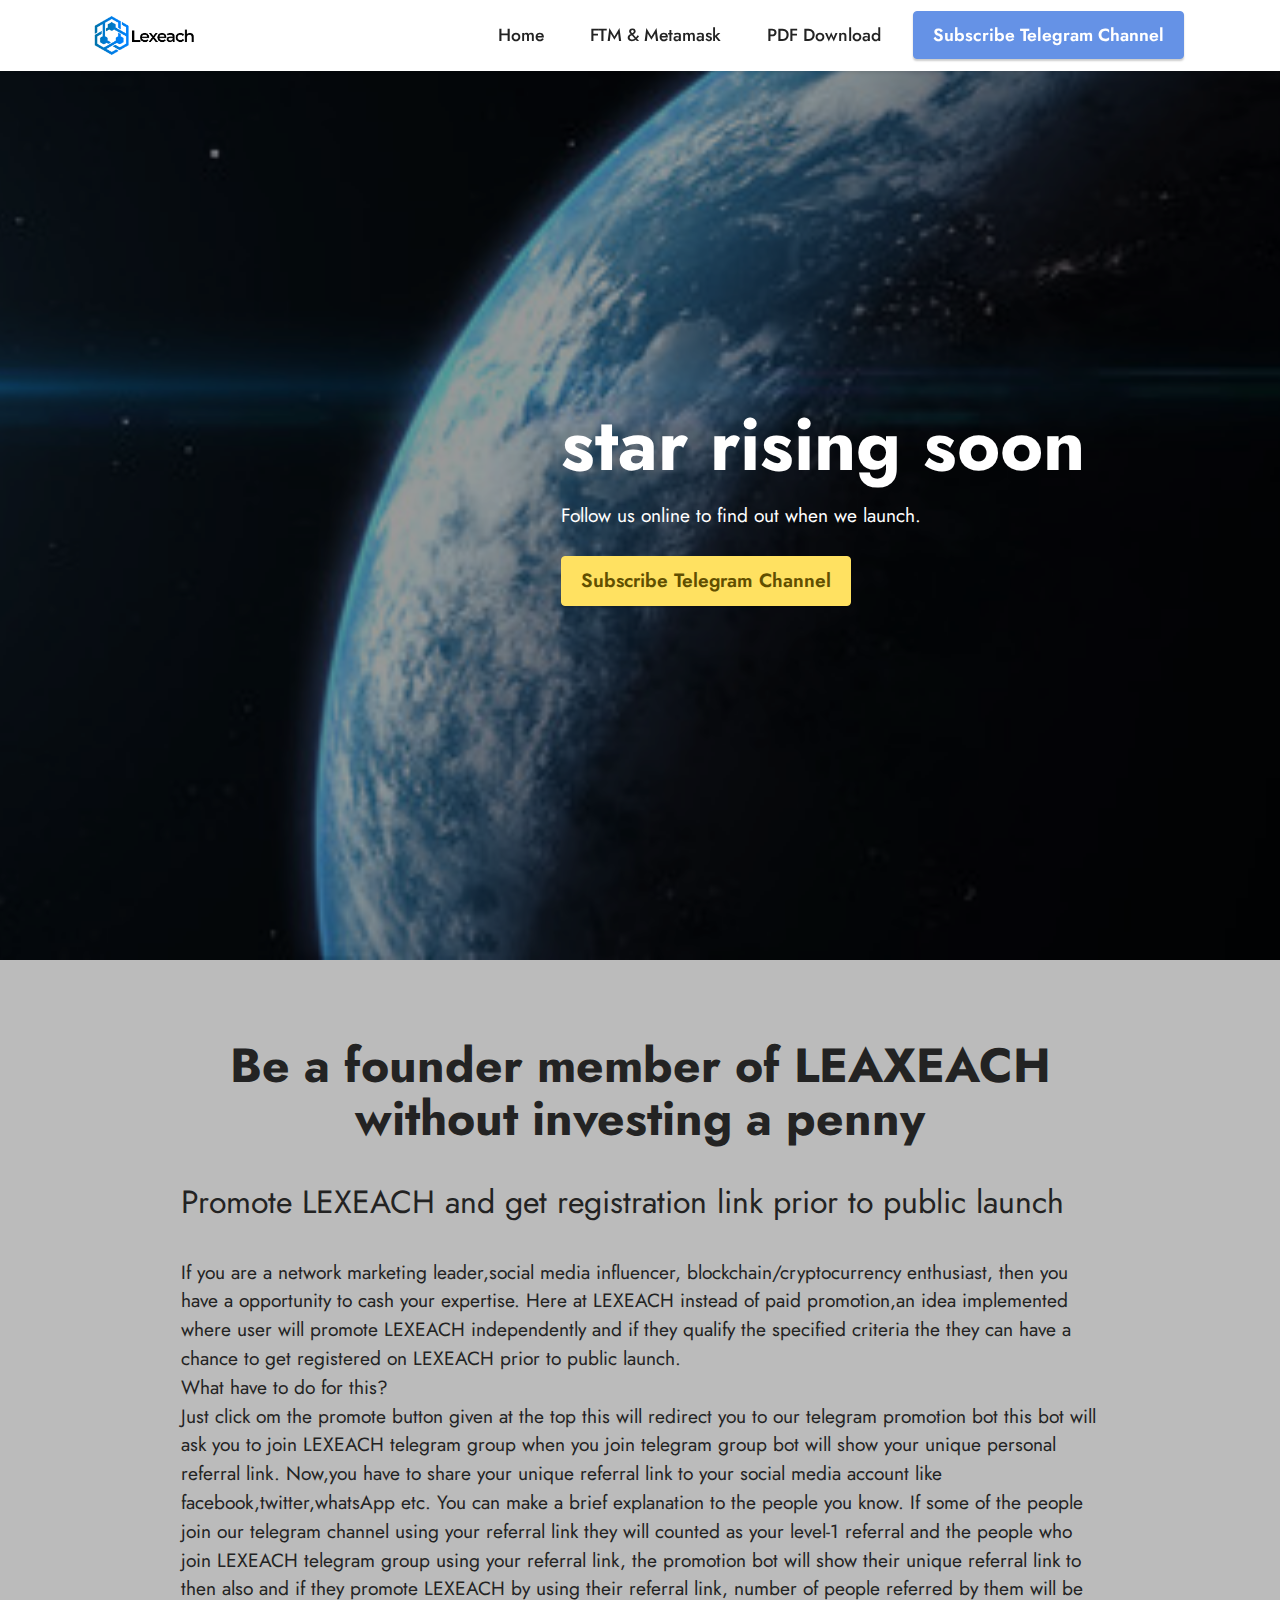
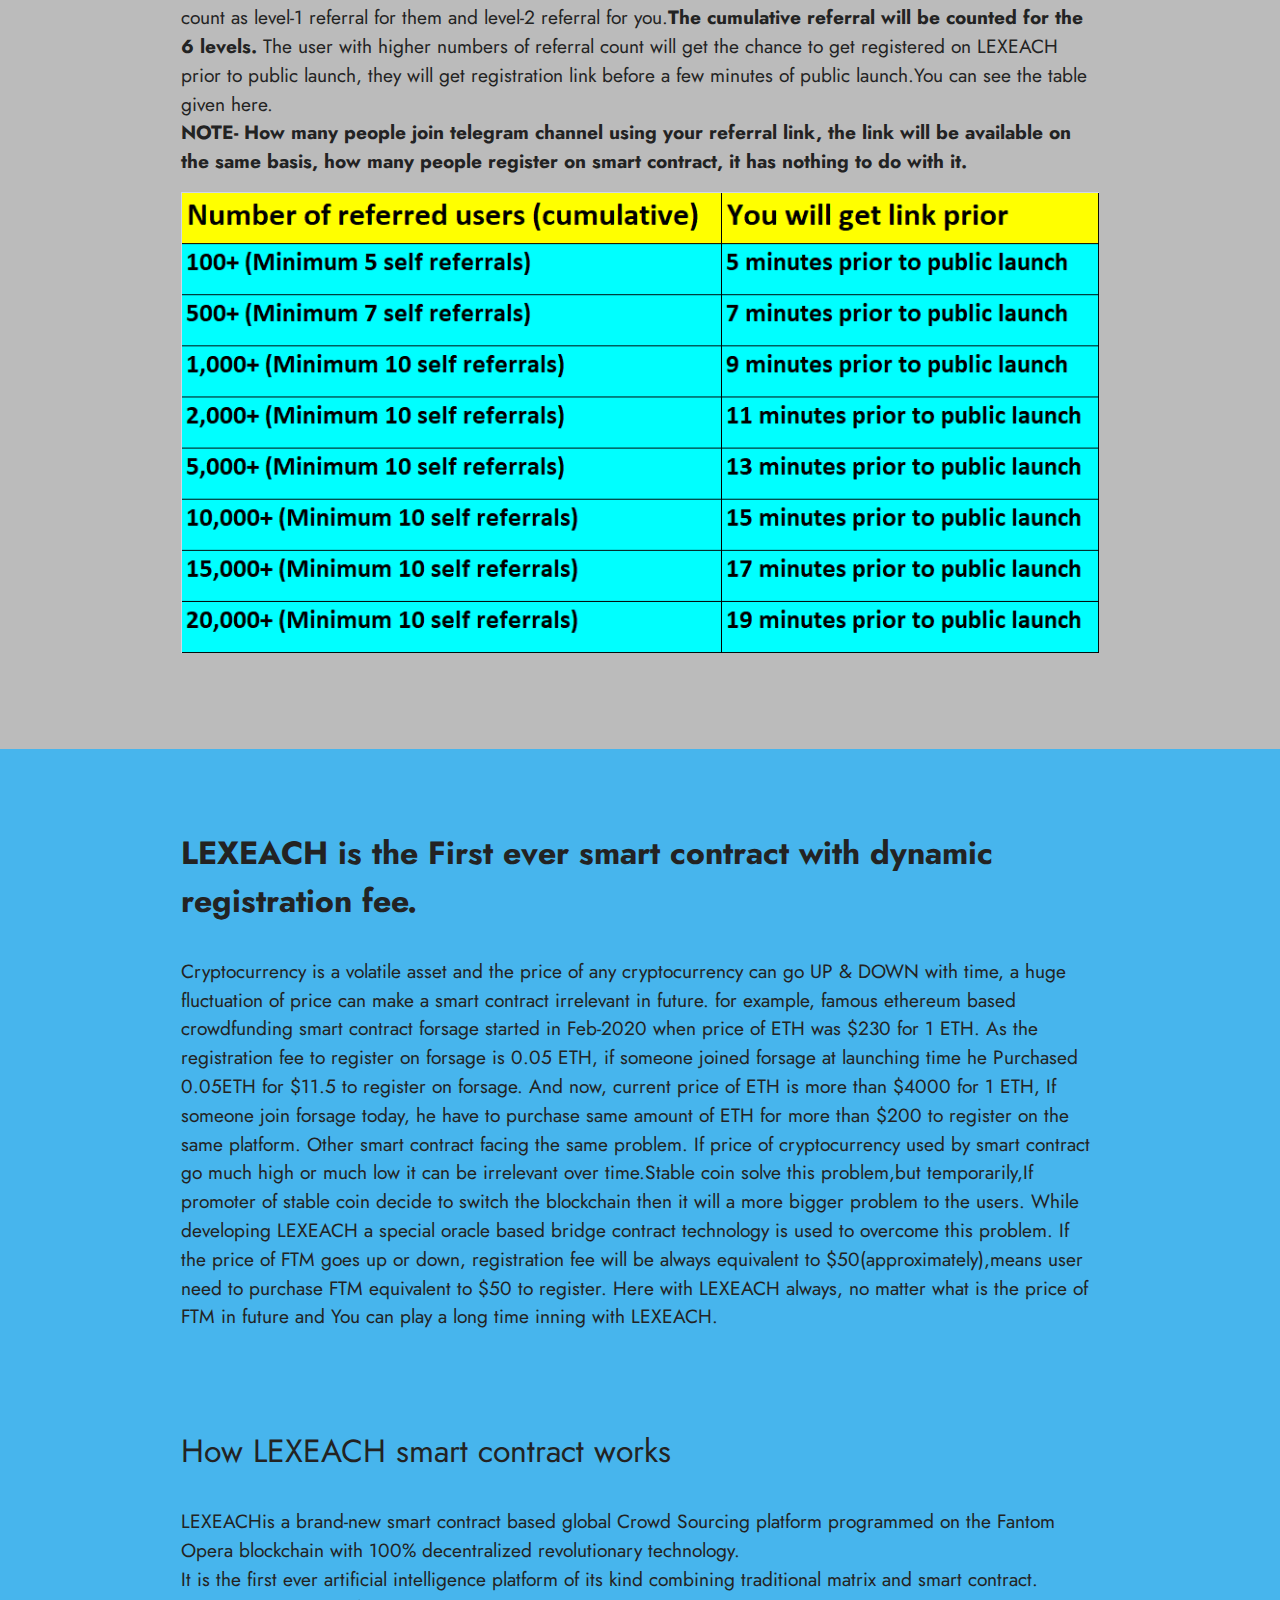
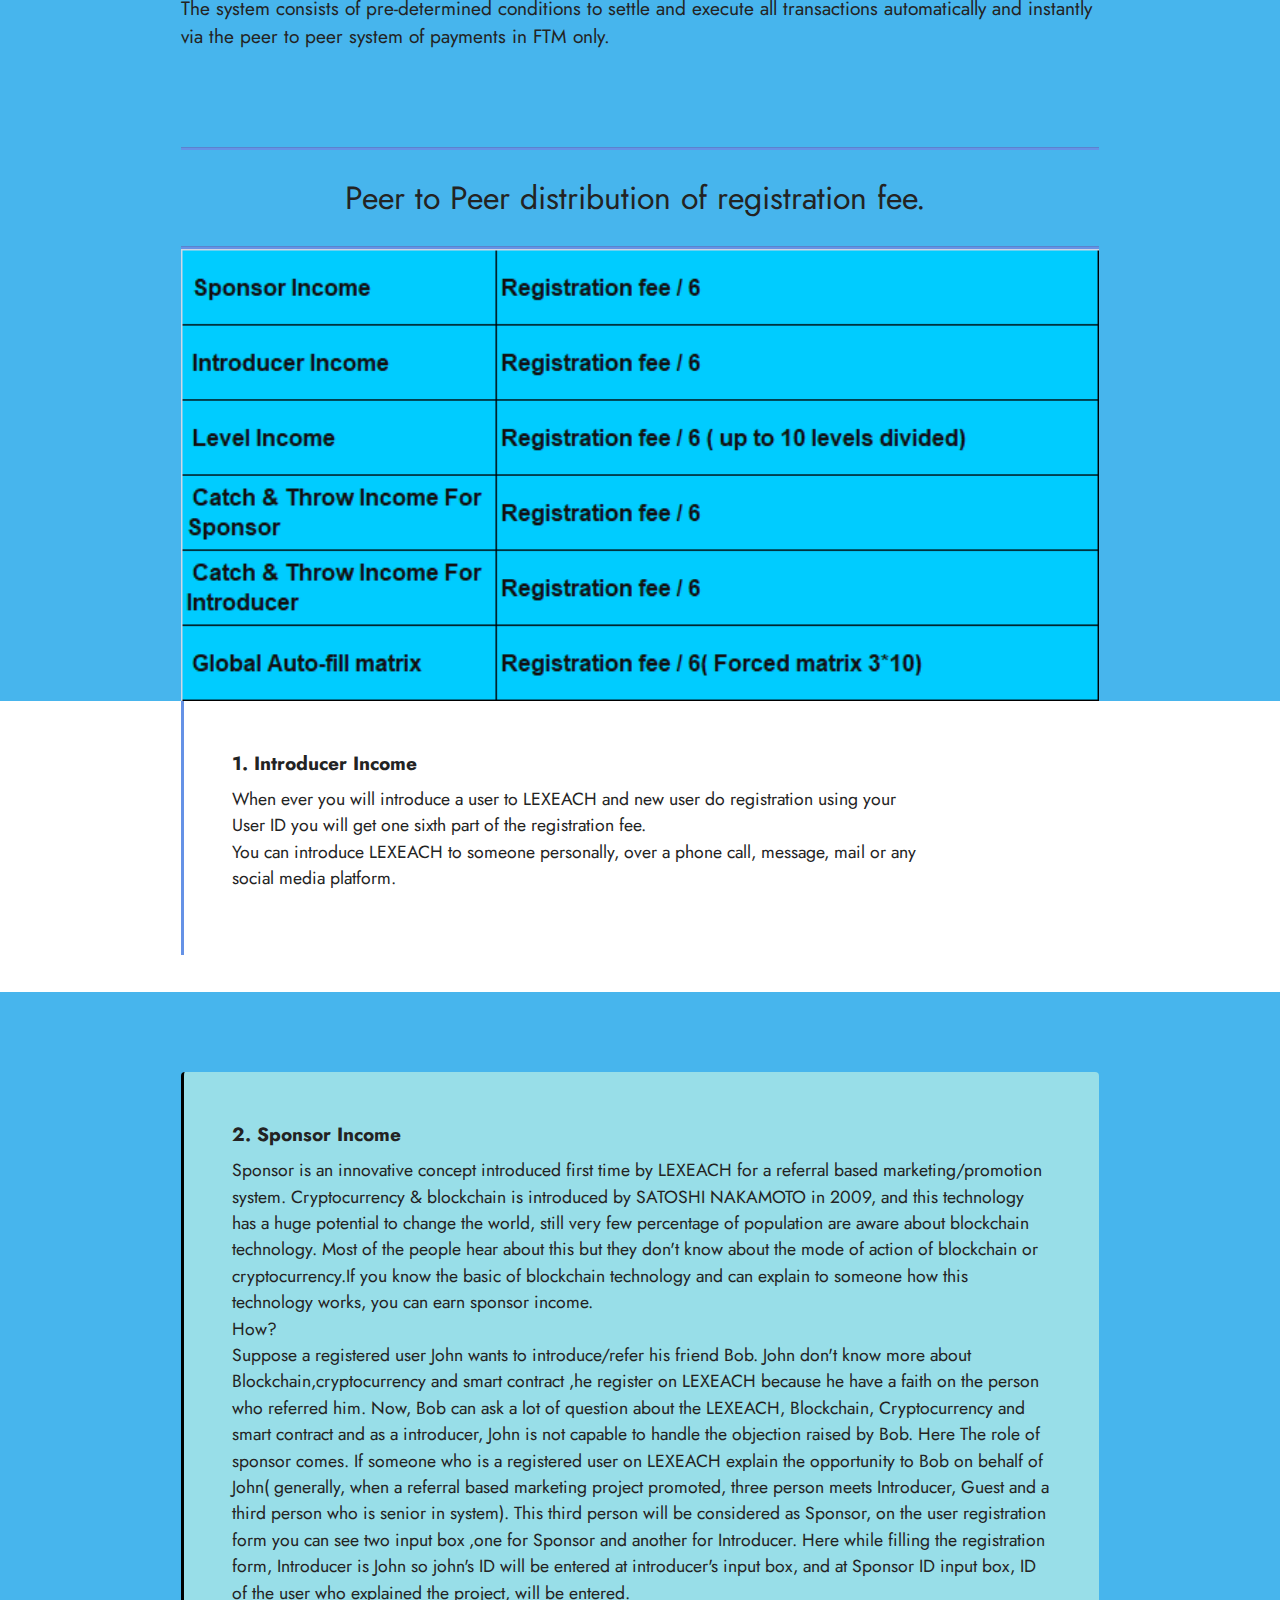
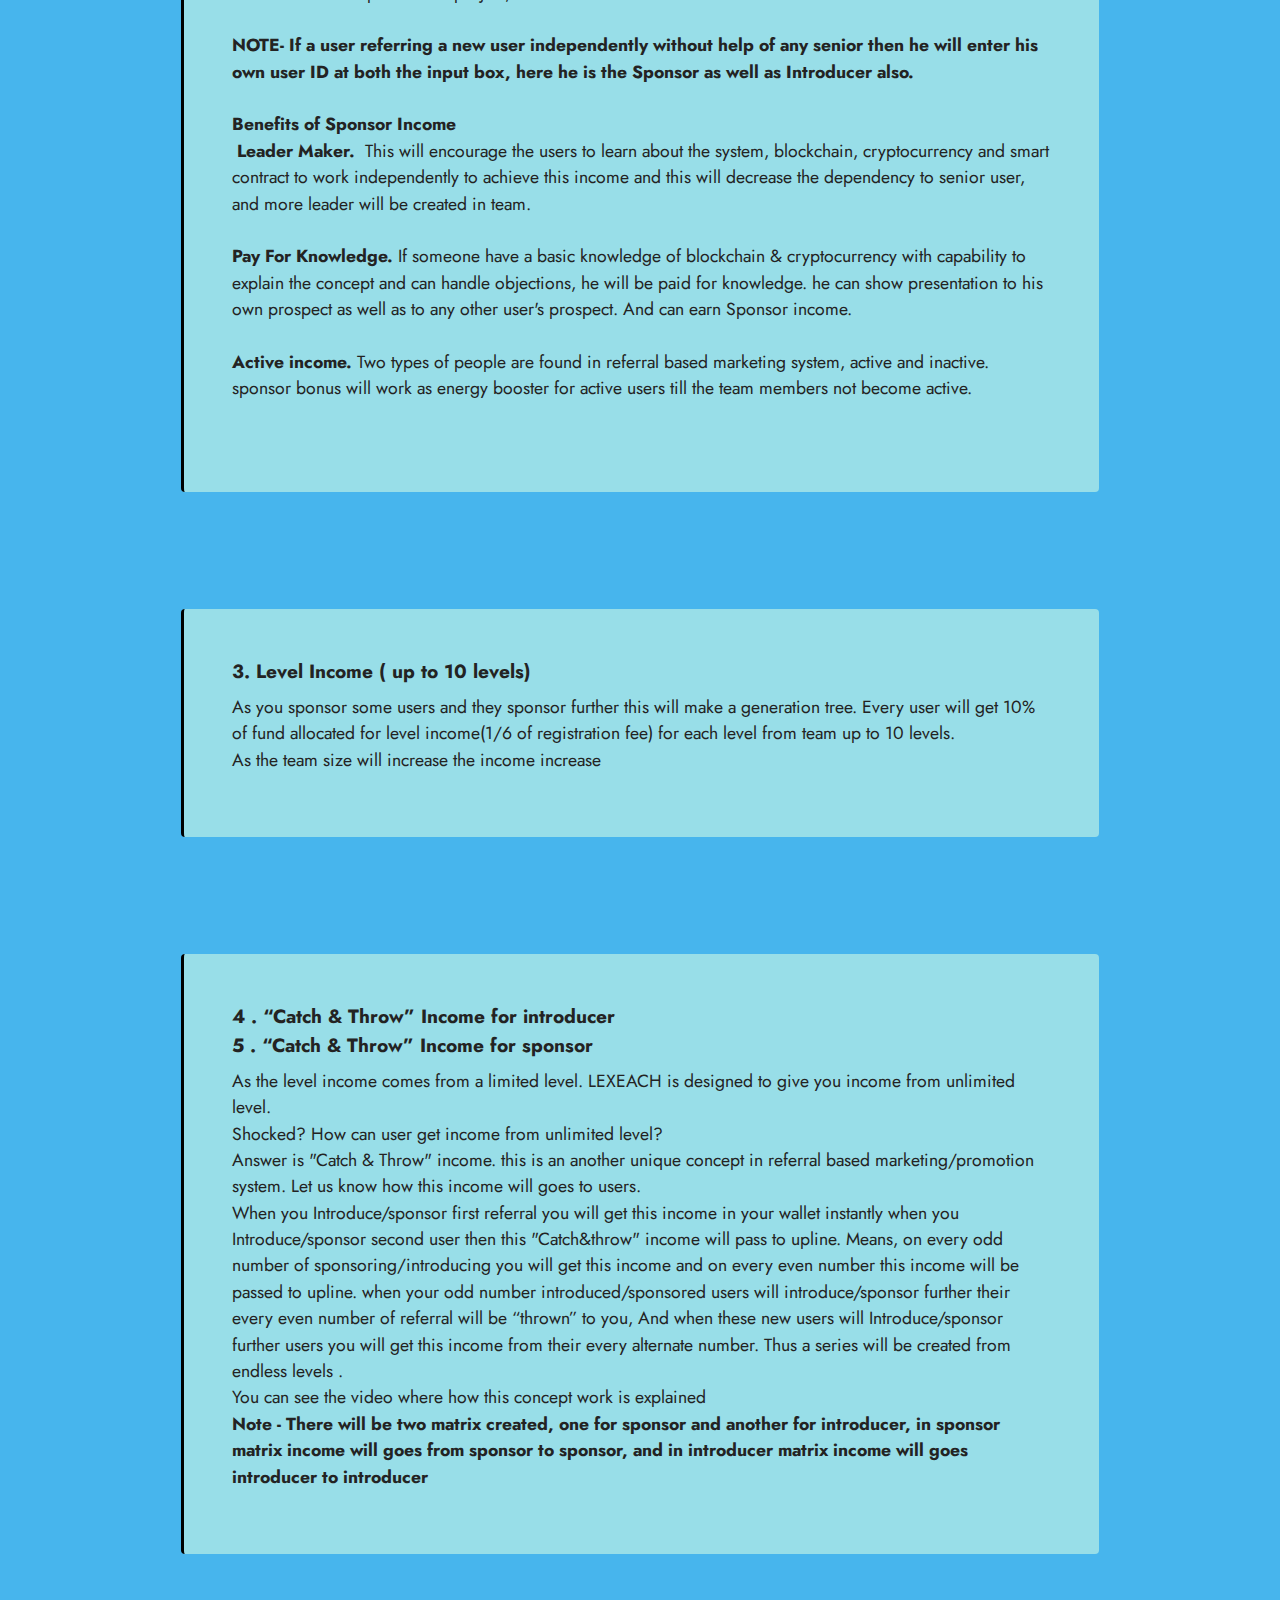
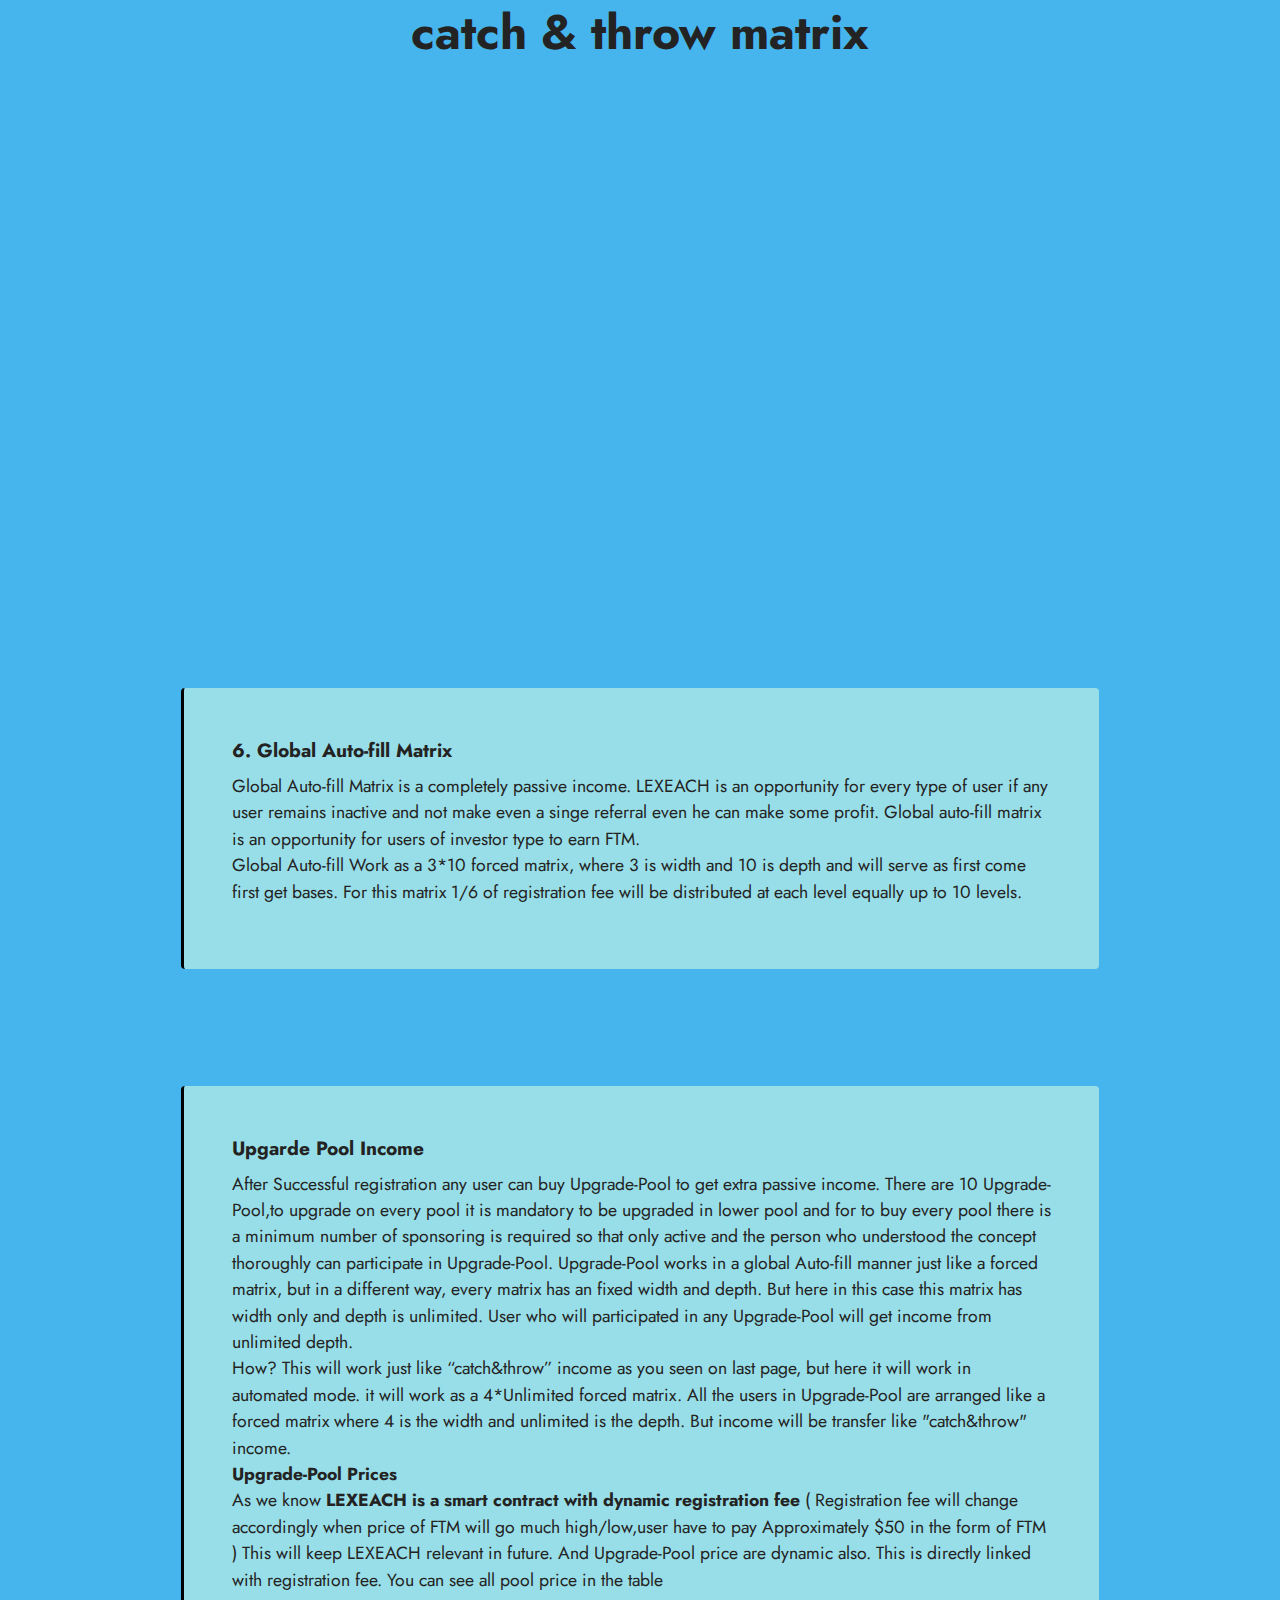
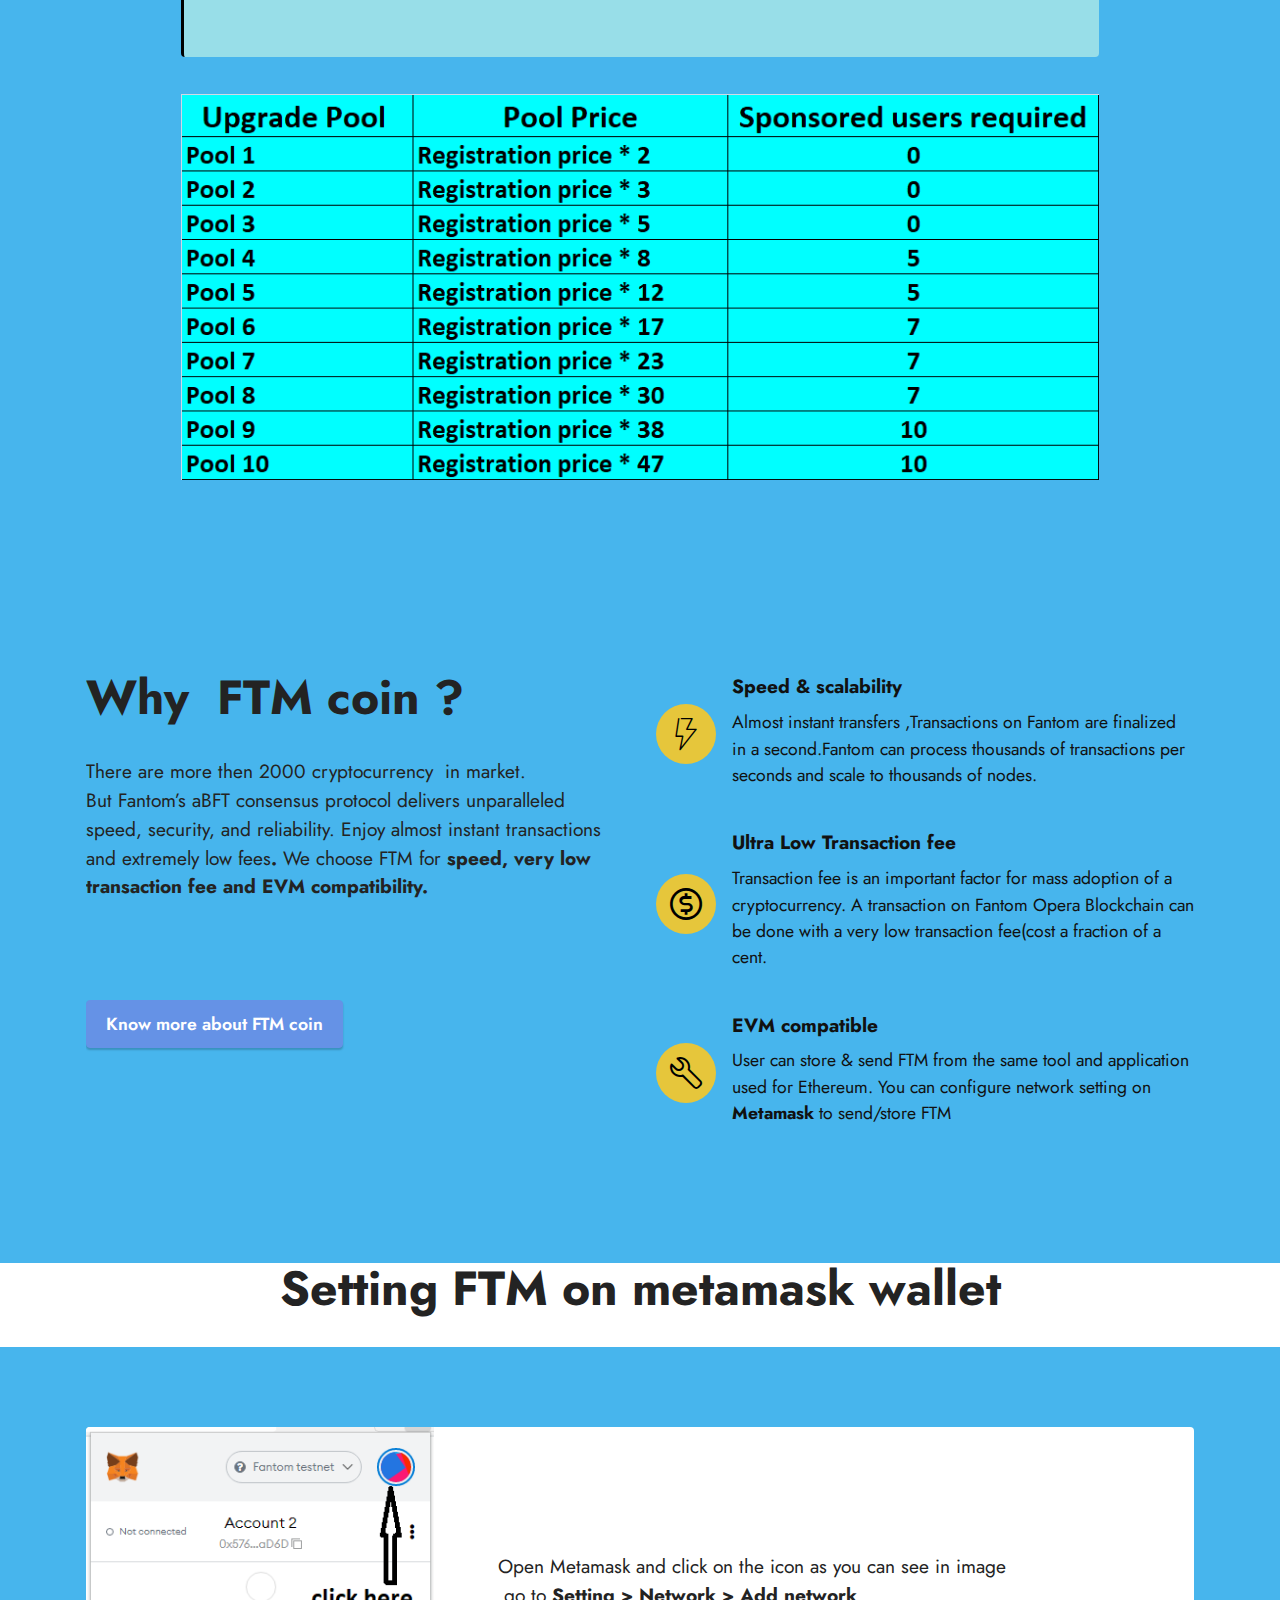
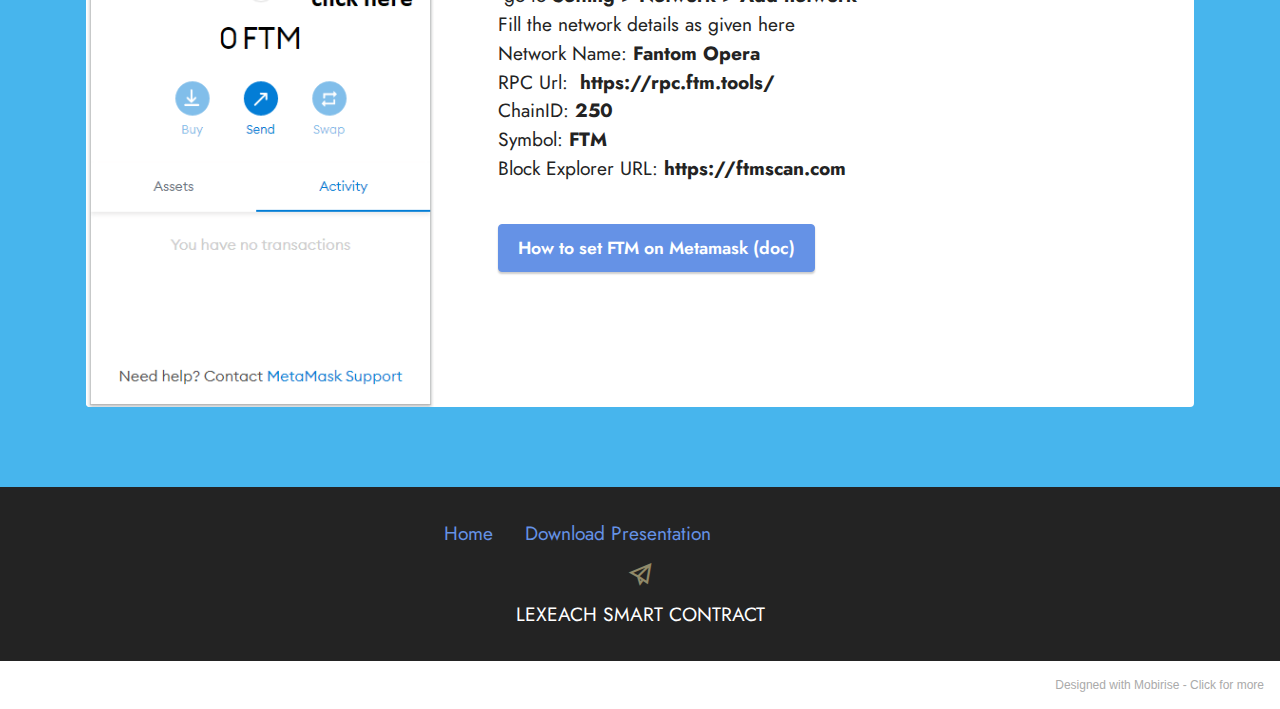
<file: protocol/details.html>
<!DOCTYPE html>
<html  >
<head>
  <!-- Site made with Mobirise Website Builder v5.2.0, https://mobirise.com -->
  <meta charset="UTF-8">
  <meta http-equiv="X-UA-Compatible" content="IE=edge">
  <meta name="generator" content="Mobirise v5.2.0, mobirise.com">
  <meta name="viewport" content="width=device-width, initial-scale=1, minimum-scale=1">
  <link rel="shortcut icon" href="assets/images/lexeach-logo.jpeg" type="image/x-icon">
  <meta name="description" content="">
  
  
  <title>Home</title>
  <link rel="stylesheet" href="assets/web/assets/mobirise-icons2/mobirise2.css">
  <link rel="stylesheet" href="assets/web/assets/mobirise-icons/mobirise-icons.css">
  <link rel="stylesheet" href="assets/web/assets/mobirise-icons-bold/mobirise-icons-bold.css">
  <link rel="stylesheet" href="assets/tether/tether.min.css">
  <link rel="stylesheet" href="assets/bootstrap/css/bootstrap.min.css">
  <link rel="stylesheet" href="assets/bootstrap/css/bootstrap-grid.min.css">
  <link rel="stylesheet" href="assets/bootstrap/css/bootstrap-reboot.min.css">
  <link rel="stylesheet" href="assets/dropdown/css/style.css">
  <link rel="stylesheet" href="assets/socicon/css/styles.css">
  <link rel="stylesheet" href="assets/theme/css/style.css">
  <link rel="preload" as="style" href="assets/mobirise/css/mbr-additional.css"><link rel="stylesheet" href="assets/mobirise/css/mbr-additional.css" type="text/css">
  
  
  
  
</head>
<body>
  
  <section class="menu menu2 cid-sOfat9rRQp" once="menu" id="menu2-0">
    
    <nav class="navbar navbar-dropdown navbar-fixed-top navbar-expand-lg">
        <div class="container">
            <div class="navbar-brand">
                <span class="navbar-logo">
                    <a href="https://lexeach.online">
                        <img src="assets/images/logo-tm.png" alt="Mobirise" style="height: 3rem;">
                    </a>
                </span>
                
            </div>
            <button class="navbar-toggler" type="button" data-toggle="collapse" data-target="#navbarSupportedContent" aria-controls="navbarNavAltMarkup" aria-expanded="false" aria-label="Toggle navigation">
                <div class="hamburger">
                    <span></span>
                    <span></span>
                    <span></span>
                    <span></span>
                </div>
            </button>
            <div class="collapse navbar-collapse" id="navbarSupportedContent">
                <ul class="navbar-nav nav-dropdown" data-app-modern-menu="true"><li class="nav-item"><a class="nav-link link text-black text-primary display-4" href="https://lexeach.online">Home</a></li>
                    <li class="nav-item"><a class="nav-link link text-black text-primary display-4" href="index.html#features7-o">FTM &amp; Metamask</a></li>
                    <li class="nav-item"><a class="nav-link link text-black text-primary display-4" href="http://www.lexeach.online/protocol/Lexeach-english.pdf">PDF Download</a>
                    </li></ul>
                
                <div class="navbar-buttons mbr-section-btn"><a class="btn btn-primary display-4" href="https://t.me/Lexeach_Announcement" target="_blank">Subscribe Telegram Channel</a></div>
            </div>
        </div>
    </nav>
</section>

<section class="header5 cid-sP6eTaF7rE mbr-fullscreen" id="header5-v">

    

    <div class="mbr-overlay" style="opacity: 0.4; background-color: rgb(0, 0, 0);"></div>

    <div class="container">
        <div class="row justify-content-end">
            <div class="col-12 col-lg-7">
                <h1 class="mbr-section-title mbr-fonts-style mbr-white mb-3 display-1"><strong>star rising soon</strong></h1>
                
                <p class="mbr-text mbr-fonts-style mbr-white display-7">
                    Follow us online to find out when we launch.</p>
                <div class="mbr-section-btn mt-3"><a class="btn btn-warning display-7" href="https://t.me/Lexeach_Announcement" target="_blank">Subscribe Telegram Channel</a></div>
            </div>
        </div>
    </div>
</section>

<section class="content4 cid-sOfMFMWoqz" id="content4-f">
    
    
    <div class="container">
        <div class="row justify-content-center">
            <div class="title col-md-12 col-lg-10">
                <h3 class="mbr-section-title mbr-fonts-style align-center mb-4 display-2"><strong>Be a founder member of LEAXEACH without investing a penny</strong></h3>
                
                
            </div>
        </div>
    </div>
</section>

<section class="content5 cid-sOfMWDVomW" id="content5-g">
    
    <div class="container">
        <div class="row justify-content-center">
            <div class="col-md-12 col-lg-10">
                
                <h4 class="mbr-section-subtitle mbr-fonts-style mb-4 display-5">Promote LEXEACH and get registration link prior to public launch</h4>
                <p class="mbr-text mbr-fonts-style display-7">If you are a network marketing leader,social media influencer, blockchain/cryptocurrency enthusiast, then you have a opportunity to cash your expertise. Here at LEXEACH instead of paid promotion,an idea implemented where user will promote LEXEACH independently and if they qualify the specified criteria the they can have a chance to get registered on LEXEACH prior to public launch.<br>What have to do for this?<br>Just click om the promote button given at the top this will redirect you to our telegram promotion bot this bot will ask you to join LEXEACH telegram group when you join telegram group bot will show your unique personal referral link. Now,you have to share your unique referral link to your social media account like facebook,twitter,whatsApp etc. You can make a brief explanation to the people you know. If some of the people join our telegram channel using your referral link they will counted as your level-1 referral and the people who join LEXEACH telegram group using your referral link, the promotion bot will show their unique referral link to then also and if they promote LEXEACH by using their referral link, number of people referred by them will be count as level-1 referral for them and level-2 referral for you.<strong>The cumulative referral will be counted for the 6 levels.</strong> The user with higher numbers of referral count will get the chance to get registered on LEXEACH prior to public launch, they will get registration link before a few minutes of public launch.You can see the table given here.<br><strong>NOTE- How many people join telegram channel using your referral link, the link will be available on the same basis, how many people register on smart contract, it has nothing to do with it.&nbsp;</strong><br></p>
            </div>
        </div>
    </div>
</section>

<section class="image3 cid-sOgqZbBhHP" id="image3-j">
    

    

    <div class="container">
        <div class="row justify-content-center">
            <div class="col-12 col-lg-10">
                <div class="image-wrapper">
                    <img src="assets/images/reffral-table-2.png" alt="Mobirise">
                    
                </div>
            </div>
        </div>
    </div>
</section>

<section class="content5 cid-sOfdawuVjf" id="content5-1">
    
    <div class="container">
        <div class="row justify-content-center">
            <div class="col-md-12 col-lg-10">
                
                <h4 class="mbr-section-subtitle mbr-fonts-style mb-4 display-5"><strong>LEXEACH is the First ever smart contract with dynamic registration fee.
</strong></h4>
                <p class="mbr-text mbr-fonts-style display-7">Cryptocurrency is a volatile asset and the price of any cryptocurrency can go UP &amp; DOWN with time, a huge fluctuation of price can make a smart contract irrelevant in future. for example, famous ethereum based crowdfunding smart contract forsage started in Feb-2020 when price of ETH was $230 for 1 ETH. As the registration fee to register on forsage is 0.05 ETH, if someone joined forsage at launching time he Purchased 0.05ETH for $11.5 to register on forsage. And now, current price of ETH is more than $4000 for 1 ETH, If someone join forsage today, he have to purchase same amount of ETH for more than $200 to register on the same platform.  Other smart contract facing the same problem. If price of cryptocurrency used by smart contract go much high or much low it can be irrelevant over time.Stable coin solve this problem,but temporarily,If promoter of stable coin decide to switch the blockchain then it will a more bigger problem to the users. While developing LEXEACH a special oracle based bridge contract technology is used to overcome this problem. If the price of FTM goes up or down, registration fee will be always equivalent to $50(approximately),means user need to purchase FTM equivalent to $50 to register. Here with LEXEACH always, no matter what is the price of FTM in future and You can play a long time inning with LEXEACH.&nbsp;<br></p>
            </div>
        </div>
    </div>
</section>

<section class="content5 cid-sOfq6jGgZA" id="content5-7">
    
    <div class="container">
        <div class="row justify-content-center">
            <div class="col-md-12 col-lg-10">
                
                <h4 class="mbr-section-subtitle mbr-fonts-style mb-4 display-5">How LEXEACH smart contract works</h4>
                <p class="mbr-text mbr-fonts-style display-7">LEXEACHis a brand-new smart contract based global Crowd Sourcing platform programmed on the Fantom Opera blockchain with 100% decentralized revolutionary technology.
<br>It is the first ever artificial intelligence platform of its kind combining traditional matrix and smart contract.
<br>The system consists of pre-determined conditions to settle and execute all transactions automatically and instantly via the peer to peer system of payments in FTM only.</p>
            </div>
        </div>
    </div>
</section>

<section class="content6 cid-sOfn2JtFs1" id="content6-5">
    
    <div class="container">
        <div class="row justify-content-center">
            <div class="col-md-12 col-lg-10">
                <hr class="line">
                <p class="mbr-text align-center mbr-fonts-style my-4 display-5">Peer to Peer distribution of registration fee.&nbsp;<br></p>
                <hr class="line">
            </div>
        </div>
    </div>
</section>

<section class="image3 cid-sOfn75qRdE" id="image3-6">
    

    

    <div class="container">
        <div class="row justify-content-center">
            <div class="col-12 col-lg-10">
                <div class="image-wrapper">
                    <img src="assets/images/type-of-income.png" alt="Mobirise">
                    
                </div>
            </div>
        </div>
    </div>
</section>

<section class="content7 cid-sPkfK5WrBQ" id="content7-x">
    
    <div class="container">
        <div class="row justify-content-center">
            <div class="col-12 col-md-10">
                <blockquote>
                <h5 class="mbr-section-title mbr-fonts-style mb-2 display-7"><strong>1. Introducer Income</strong></h5>
                <p class="mbr-text mbr-fonts-style display-4">When ever you will introduce a user to LEXEACH and new user do registration using your 
<br>User ID you will get one sixth part of the registration fee.
<br>You can introduce LEXEACH to someone personally, over a phone call, message, mail or any 
<br>social media platform.<br></p></blockquote>
            </div>
        </div>
    </div>
</section>

<section class="content7 cid-sOfrjuYzXd" id="content7-8">
    
    <div class="container">
        <div class="row justify-content-center">
            <div class="col-12 col-md-10">
                <blockquote>
                <h5 class="mbr-section-title mbr-fonts-style mb-2 display-7"><strong>2. Sponsor  Income</strong><strong></strong></h5>
                <p class="mbr-text mbr-fonts-style display-4">Sponsor is an innovative concept introduced first time by LEXEACH for a referral based marketing/promotion system. Cryptocurrency &amp; blockchain is introduced by SATOSHI NAKAMOTO in 2009, and this technology has a huge potential to change the world, still very few percentage of population are aware about blockchain technology. Most of the people hear about this but they don't know about the mode of action of blockchain or cryptocurrency.If you know the basic of blockchain technology and can explain to someone how this technology works, you can earn sponsor income.<br>How?<br>Suppose a registered user John wants to introduce/refer his friend Bob. John don't know more about Blockchain,cryptocurrency and smart contract ,he register on LEXEACH because he have a faith on the person who referred him. Now, Bob can ask a lot of question about the LEXEACH, Blockchain, Cryptocurrency and smart contract and as a introducer, John is not capable to handle the objection raised by Bob. Here The role of sponsor comes. If someone who is a registered user on LEXEACH explain the opportunity to Bob on behalf of John( generally, when a referral based marketing project promoted, three person meets Introducer, Guest and a third person who is senior in system). This third person will be considered as Sponsor, on the user registration form you can see two input box ,one for Sponsor and another for Introducer. Here while filling the registration form, Introducer is John so john's ID will be entered at introducer's input box, and at Sponsor ID input box, ID of the user who explained the project, will be entered.<br><br><strong>NOTE- If a user referring a new user independently without help of any senior then he will enter his own user ID at both the input box, here he is the Sponsor as well as Introducer also.&nbsp;</strong><br><br><strong>Benefits&nbsp;of Sponsor Income
<br>&nbsp;Leader Maker.</strong>&nbsp; This will encourage the users to learn about the system, blockchain, cryptocurrency and smart contract to work independently to achieve this income and this will decrease the dependency to senior user, and more leader will be created in team. 
<br>
<br><strong>Pay For Knowledge.</strong>&nbsp;If someone have a basic knowledge of blockchain &amp; cryptocurrency with capability to explain the concept and can handle objections, he will be paid for knowledge. he can show presentation to his own prospect as well as to any other user's prospect. And can earn Sponsor income.
<br>
<br><strong>Active income.</strong>&nbsp;Two types of people are found in referral based marketing system, active and inactive. sponsor bonus will work as energy booster for active users till the team members not become active.
<br><br></p></blockquote>
            </div>
        </div>
    </div>
</section>

<section class="content7 cid-sOfrTcOHrV" id="content7-a">
    
    <div class="container">
        <div class="row justify-content-center">
            <div class="col-12 col-md-10">
                <blockquote>
                <h5 class="mbr-section-title mbr-fonts-style mb-2 display-7"><strong>3. Level Income   ( up to 10 levels)
</strong></h5>
                <p class="mbr-text mbr-fonts-style display-4">As you sponsor some users and they sponsor further this will make a generation tree. Every user will get 10% of fund allocated for level income(1/6 of registration fee) for each level from team up to 10 levels.<br>As the team size will increase the income increase&nbsp; &nbsp;<br></p></blockquote>
            </div>
        </div>
    </div>
</section>

<section class="content7 cid-sOfsIfr7ST" id="content7-b">
    
    <div class="container">
        <div class="row justify-content-center">
            <div class="col-12 col-md-10">
                <blockquote>
                <h5 class="mbr-section-title mbr-fonts-style mb-2 display-7"><strong>4 . “Catch &amp; Throw” Income for introducer&nbsp;&nbsp;</strong><br><strong>5 . “Catch &amp; Throw” Income for sponsor</strong></h5>
                <p class="mbr-text mbr-fonts-style display-4">As the level income comes from a limited level. LEXEACH is designed to give you income from unlimited level.
<br>Shocked? How can user get income from unlimited level?
<br>Answer is "Catch &amp; Throw" income. this is an another unique concept in referral based marketing/promotion system. Let us know how this income will goes to users.
<br>When you Introduce/sponsor first referral you will get this income in your wallet instantly when you Introduce/sponsor second user then this "Catch&amp;throw" income will pass to upline. Means, on every odd number of sponsoring/introducing you will get this income and on every even number this income will be passed to upline. when your odd number introduced/sponsored users will introduce/sponsor further their every even number of referral will be “thrown” to you, And when these new users will Introduce/sponsor further users you will get this income from their every alternate number. Thus a series will be created from endless levels .
<br>You can see the video where how this concept work is explained&nbsp;<strong><br>Note - There will be two matrix created, one for sponsor and another for introducer, in sponsor matrix income will goes from sponsor to sponsor, and in introducer matrix income will goes introducer to introducer</strong></p></blockquote>
            </div>
        </div>
    </div>
</section>

<section class="video2 cid-sOfuOZPgzR" id="video2-c">
    
    
    <div class="container">
        <div class="mbr-section-head">
            <h4 class="mbr-section-title mbr-fonts-style mb-0 display-2"><strong>catch &amp; throw matrix</strong></h4>
            
        </div>
        <div class="row justify-content-center mt-4">
            <div class="col-12 col-md-10 video-block">
                <div class="video-wrapper"><iframe class="mbr-embedded-video" src="https://www.youtube.com/embed/h_mliQz7Uh0?rel=0&amp;amp;showinfo=0&amp;autoplay=0&amp;loop=0" width="1280" height="720" frameborder="0" allowfullscreen></iframe></div>
                
            </div>
        </div>
    </div>
</section>

<section class="content7 cid-sOfvG3NDi7" id="content7-d">
    
    <div class="container">
        <div class="row justify-content-center">
            <div class="col-12 col-md-10">
                <blockquote>
                <h5 class="mbr-section-title mbr-fonts-style mb-2 display-7"><strong>6. Global Auto-fill&nbsp;Matrix
</strong></h5>
                <p class="mbr-text mbr-fonts-style display-4">Global Auto-fill Matrix is a completely passive income. LEXEACH is an opportunity for every type of user if any user remains inactive and not make even a singe referral even he can make some profit. Global auto-fill matrix is an opportunity for users of investor type to earn FTM.
<br>Global Auto-fill Work as a 3*10 forced matrix, where 3 is width and 10 is depth and will serve as first come first get bases. For this matrix 1/6 of registration fee will be distributed  at each level equally up to 10 levels.&nbsp;<br></p></blockquote>
            </div>
        </div>
    </div>
</section>

<section class="content7 cid-sOfx5xc35o" id="content7-e">
    
    <div class="container">
        <div class="row justify-content-center">
            <div class="col-12 col-md-10">
                <blockquote>
                <h5 class="mbr-section-title mbr-fonts-style mb-2 display-7"><strong>Upgarde Pool Income</strong></h5>
                <p class="mbr-text mbr-fonts-style display-4">After Successful registration any user can buy Upgrade-Pool  to get extra passive income. There are 10 Upgrade-Pool,to upgrade on every pool it is mandatory to be upgraded in lower pool  and for to buy every pool there is a minimum number of sponsoring is required so that only active and the person who understood the concept thoroughly can participate in Upgrade-Pool. Upgrade-Pool works in a global Auto-fill manner just like a forced matrix, but in a different way, every matrix has an fixed width and depth. But here in this case this matrix has width only and depth is unlimited. User who will participated in any Upgrade-Pool will get income from unlimited depth.
<br>How? This will work just like “catch&amp;throw” income as you seen on last page, but here it will work in automated mode. it will work as a 4*Unlimited  forced matrix. All the users in Upgrade-Pool are arranged like a forced matrix where 4 is the width and unlimited is the depth. But income will be transfer like "catch&amp;throw" income.
<br><strong>Upgrade-Pool Prices
</strong><br>As we know <strong>LEXEACH is a smart contract with dynamic registration fee</strong> ( Registration fee will change accordingly when price of FTM will go much high/low,user have to pay Approximately $50 in the form of FTM ) This will keep LEXEACH relevant in future. And Upgrade-Pool price are dynamic also. This is directly linked with registration fee. You can see all pool price in the table<br></p></blockquote>
            </div>
        </div>
    </div>
</section>

<section class="image3 cid-sOsS0SOXdy" id="image3-q">
    

    

    <div class="container">
        <div class="row justify-content-center">
            <div class="col-12 col-lg-10">
                <div class="image-wrapper">
                    <img src="assets/images/pool-price-3.png" alt="Mobirise">
                    
                </div>
            </div>
        </div>
    </div>
</section>

<section class="features12 cid-sOlIFBXZ1a" id="features13-k">

    
    
    <div class="container">
        <div class="row justify-content-center">
            <div class="col-12 col-lg-6">
                <div class="card-wrapper">
                    <div class="card-box align-left">
                        <h4 class="card-title mbr-fonts-style mb-4 display-2"><strong>Why&nbsp; FTM coin ?</strong></h4>
                        <p class="mbr-text mbr-fonts-style mb-4 display-7">There are more then 2000 cryptocurrency&nbsp; in market.<br>But Fantom’s aBFT consensus protocol delivers unparalleled speed, security, and reliability.
Enjoy almost instant transactions and extremely low fees<strong>.</strong>&nbsp;We choose FTM for <strong>speed, very low transaction fee and EVM compatibility.</strong><strong><br></strong><br>
<br></p>
                        <div class="mbr-section-btn"><a class="btn btn-primary display-4" href="https://www.fantom.foundation/" target="_blank">Know more about FTM coin</a></div>
                    </div>
                </div>
            </div>
            <div class="col-12 col-lg-6">
                <div class="item mbr-flex">
                    <div class="icon-box">
                        <span class="mbr-iconfont mbri-speed" style="color: rgb(0, 0, 0); fill: rgb(0, 0, 0);"></span>
                    </div>
                    <div class="text-box">
                        <h4 class="icon-title mbr-black mbr-fonts-style display-7"><strong>Speed &amp;&nbsp;scalability</strong></h4>
                        <h5 class="icon-text mbr-black mbr-fonts-style display-4">Almost instant transfers
,Transactions on Fantom are finalized in a second.Fantom can process thousands of transactions per seconds and scale to thousands of nodes.</h5>
                    </div>
                </div>
                <div class="item mbr-flex">
                    <div class="icon-box">
                        <span class="mbr-iconfont mobi-mbri-cash mobi-mbri" style="color: rgb(0, 0, 0); fill: rgb(0, 0, 0);"></span>
                    </div>
                    <div class="text-box">
                        <h4 class="icon-title mbr-black mbr-fonts-style display-7"><strong>Ultra Low Transaction fee</strong></h4>
                        <h5 class="icon-text mbr-black mbr-fonts-style display-4">Transaction fee is an important factor for mass adoption of a cryptocurrency. A transaction on Fantom Opera Blockchain can be done with a very low transaction fee(cost a fraction of a cent.</h5>
                    </div>
                </div>
                <div class="item mbr-flex">
                    <div class="icon-box">
                        <span class="mbr-iconfont mbrib-setting3" style="color: rgb(0, 0, 0); fill: rgb(0, 0, 0);"></span>
                    </div>
                    <div class="text-box">
                        <h4 class="icon-title mbr-black mbr-fonts-style display-7"><strong>EVM&nbsp;compatible</strong></h4>
                        <h5 class="icon-text mbr-black mbr-fonts-style display-4">User can store &amp; send FTM from the same tool and application used for Ethereum. You can configure network setting on <strong>Metamask </strong>to send/store FTM</h5>
                    </div>
                </div>
            </div>
        </div>
    </div>
</section>

<section class="content4 cid-sPpnK5x5Th" id="content4-y">
    
    
    <div class="container">
        <div class="row justify-content-center">
            <div class="title col-md-12 col-lg-10">
                <h3 class="mbr-section-title mbr-fonts-style align-center mb-4 display-2"><strong>Setting FTM on metamask wallet</strong></h3>
                
                
            </div>
        </div>
    </div>
</section>

<section class="features6 cid-sOlZO7eIOn" id="features7-o">
    <!---->
    

    
    <div class="container">
        <div class="card-wrapper">
            <div class="row align-items-center">
                <div class="col-12 col-lg-4">
                    <div class="image-wrapper">
                        <img src="assets/images/1.png" alt="Mobirise">
                    </div>
                </div>
                <div class="col-12 col-lg">
                    <div class="text-box">
                        
                        <p class="mbr-text mbr-fonts-style display-7">Open Metamask and click on the icon as you can see in image<br><strong>&nbsp;</strong>go to<strong> Setting &gt; Network &gt; Add network</strong><br>Fill the network details as given here&nbsp;<br>Network Name: <strong>Fantom Opera
</strong><br>RPC Url: ​<strong> https://rpc.ftm.tools/</strong><br>ChainID: <strong>250
</strong><br>Symbol: <strong>FTM
</strong><br>Block Explorer URL: <strong>​https://ftmscan.com</strong><br></p>
                        
                        <div class="mbr-section-btn pt-3"><a href="https://docs.fantom.foundation/tutorials/set-up-metamask" class="btn btn-primary display-4" target="_blank">How to set FTM on Metamask (doc)</a></div>
                    </div>
                </div>
            </div>
        </div>
    </div>
</section>

<section class="footer3 cid-sOggGDexAM" once="footers" id="footer3-h">

    

    

    <div class="container">
        <div class="media-container-row align-center mbr-white">
            <div class="row row-links">
                <ul class="foot-menu">
                    
                    
                    
                    
                    
                <li class="foot-menu-item mbr-fonts-style display-7"><a href="http://www.lexeach.online" class="text-primary">Home</a></li><li class="foot-menu-item mbr-fonts-style display-7"><a href="http://www.lexeach.online/protocol/Lexeach-english.pdf" class="text-primary">Download Presentation</a>&nbsp; &nbsp; &nbsp; &nbsp; &nbsp; &nbsp; &nbsp; &nbsp; &nbsp; &nbsp; &nbsp;</li></ul>
            </div>
            <div class="row social-row">
                <div class="social-list align-right pb-2">
                    
                    
                    
                    
                    
                    
                <div class="soc-item">
                        <a href="https://t.me/Lexeach_Announcement" target="_blank">
                            <span class="mbr-iconfont mbr-iconfont-social mobi-mbri-paper-plane mobi-mbri" style="color: rgb(255, 240, 176); fill: rgb(255, 240, 176);"></span>
                        </a>
                    </div></div>
            </div>
            <div class="row row-copirayt">
                <p class="mbr-text mb-0 mbr-fonts-style mbr-white align-center display-7">LEXEACH SMART CONTRACT</p>
            </div>
        </div>
    </div>
</section><section style="background-color: #fff; font-family: -apple-system, BlinkMacSystemFont, 'Segoe UI', 'Roboto', 'Helvetica Neue', Arial, sans-serif; color:#aaa; font-size:12px; padding: 0; align-items: center; display: flex;"><a href="https://mobirise.site/q" style="flex: 1 1; height: 3rem; padding-left: 1rem;"></a><p style="flex: 0 0 auto; margin:0; padding-right:1rem;">Designed with Mobirise - <a href="https://mobirise.site/l" style="color:#aaa;">Click for more</a></p></section><script src="assets/web/assets/jquery/jquery.min.js"></script>  <script src="assets/popper/popper.min.js"></script>  <script src="assets/tether/tether.min.js"></script>  <script src="assets/bootstrap/js/bootstrap.min.js"></script>  <script src="assets/smoothscroll/smooth-scroll.js"></script>  <script src="assets/dropdown/js/nav-dropdown.js"></script>  <script src="assets/dropdown/js/navbar-dropdown.js"></script>  <script src="assets/touchswipe/jquery.touch-swipe.min.js"></script>  <script src="assets/playervimeo/vimeo_player.js"></script>  <script src="assets/theme/js/script.js"></script>  
  
  
</body>
</html>
</file>
<file: wp-content/themes/alex/css/main.css>
/*! HTML5 Boilerplate v8.0.0 | MIT License | https://html5boilerplate.com/ */

/* main.css 2.1.0 | MIT License | https://github.com/h5bp/main.css#readme */
/*
 * What follows is the result of much research on cross-browser styling.
 * Credit left inline and big thanks to Nicolas Gallagher, Jonathan Neal,
 * Kroc Camen, and the H5BP dev community and team.
 */

/* ==========================================================================
   Base styles: opinionated defaults
   ========================================================================== */

html, body {
  color: #222;
  background: #1A1A1A;

  font-size: 1em;
  line-height: 1.4;
	-webkit-font-smoothing: antialiased;
	-moz-osx-font-smoothing: grayscale;
}

/*
 * Remove text-shadow in selection highlight:
 * https://twitter.com/miketaylr/status/12228805301
 *
 * Vendor-prefixed and regular ::selection selectors cannot be combined:
 * https://stackoverflow.com/a/16982510/7133471
 *
 * Customize the background color to match your design.
 */

::-moz-selection {
  background: #b3d4fc;
  text-shadow: none;
}

::selection {
  background: #b3d4fc;
  text-shadow: none;
}

/*
 * A better looking default horizontal rule
 */

hr {
  display: block;
  height: 1px;
  border: 0;
  border-top: 1px solid #ccc;
  margin: 1em 0;
  padding: 0;
}

/*
 * Remove the gap between audio, canvas, iframes,
 * images, videos and the bottom of their containers:
 * https://github.com/h5bp/html5-boilerplate/issues/440
 */

audio,
canvas,
iframe,
img,
svg,
video {
  vertical-align: middle;
}

/*
 * Remove default fieldset styles.
 */

fieldset {
  border: 0;
  margin: 0;
  padding: 0;
}

/*
 * Allow only vertical resizing of textareas.
 */

textarea {
  resize: vertical;
}

/* ==========================================================================
   Author's custom styles
   ========================================================================== */

@font-face {
	font-family: 'MontserratMedium';
	src: url('../fonts/MontserratMedium.eot');
	src: url('../fonts/MontserratMedium.eot') format('embedded-opentype'),url('../fonts/MontserratMedium.woff2') format('woff2'),url('../fonts/MontserratMedium.woff') format('woff'),url('../fonts/MontserratMedium.ttf') format('truetype'),url('../fonts/MontserratMedium.svg') format('svg');
}

@font-face {
    font-family: 'MontserratBold';
    src: url('../fonts/Montserrat-Bold.eot');
    src: url('../fonts/Montserrat-Bold-1.eot') format('embedded-opentype'),
        url('../fonts/Montserrat-Bold.woff2') format('woff2'),
        url('../fonts/Montserrat-Bold.woff') format('woff'),
        url('../fonts/Montserrat-Bold.ttf') format('truetype'),
        url('../fonts/Montserrat-Bold.svg') format('svg');
    font-weight: bold;
    font-style: normal;
    font-display: swap;
}

@font-face {
    font-family: 'MontserratLIGHT';
    src: url('../fonts/Montserrat-Light.eot');
    src: url('../fonts/Montserrat-Light-1.eot') format('embedded-opentype'),
        url('../fonts/Montserrat-Light.woff2') format('woff2'),
        url('../fonts/Montserrat-Light.woff') format('woff'),
        url('../fonts/Montserrat-Light.ttf') format('truetype'),
        url('../fonts/Montserrat-Light.svg') format('svg');
    font-weight: 300;
    font-style: normal;
    font-display: swap;
}




a{
	text-decoration: none;
	color: inherit;
}

.blacks{
	background: #111;
	height: 100vh;
	width: 100%;
	position: absolute;
}

.blacks img{
	position: absolute;
	left: 50%;
	top: 55%;
	transform: translate(-50%, -50%);
	width: 100%;
}

.paddings{
	padding-top: 40px;
	padding-bottom: 50px;
	box-sizing: border-box;
	padding-left: 5%;
	padding-right: 5%;
	width: 100%;
}

.php{
	position: relative;
	width: 45%;
	margin-top: 160px;
	margin-bottom: 60px;
	max-width: 900px;
	text-align: center;
	margin-left: auto;
	margin-right: auto;
}

	
	
.bubble1 {
    position: absolute;
    width: 30%;
    left: 38%;
    top: -35%;
}


.bubble2{
	position: absolute;
	width: 30%;
	right: -10%;
	top: -35%;
}

#footer{
	width: 100%;
	pointer-events: all;
	bottom: 0;
	position: absolute;
}

.text_block2 h4{
    font-size: 30px !important;
	margin: 0;
	line-height: 38px !important;
	font-family: 'MontserratBold';
	color: white !important;
}


.your-email{
	width: 70%;
	-webkit-transition: .25s ease-in-out;
    -moz-transition: .25s ease-in-out;
    -o-transition: .25s ease-in-out;
    transition: .25s ease-in-out;
}

.subs{
	background: #5546FF;
	color: white;
	width: 30%;
	font-family: 'MontserratBold';
	font-size: 18px;
	text-align: center;
	-webkit-transition: .25s ease-in-out;
    -moz-transition: .25s ease-in-out;
    -o-transition: .25s ease-in-out;
    transition: .25s ease-in-out;
}

.subs:hover{
	background: #333;
}



.animation-element{
	visibility: inherit;
}

.scales_animation .subject {
	transform: scale(0);
  opacity: 0 !important;
	-webkit-transition: .4s ease-in-out;
    -moz-transition: .4s ease-in-out;
    -o-transition: .4s ease-in-out;
    transition: .4s ease-in-out;


}


.scales_animation.in-view .subject {
	transform: scale(1);
  opacity: 1 !important;
  box-sizing: border-box;

}

.ups_animation .subject {
  opacity: 0 !important;
	-webkit-transition: .4s ease-in-out;
    -moz-transition: .4s ease-in-out;
    -o-transition: .4s ease-in-out;
    transition: .4s ease-in-out;


}

.copyright{
	font-family: 'MontserratMedium';
	color: #5546FF;
	font-size: 12px;
	position: absolute;
	right: 5%;
	top: 50%;
	transform: translate(0, -50%);
}


.ups_animation.in-view .subject {
  opacity: 1 !important;
  box-sizing: border-box;

}


.ups_animation2 .subject {
-webkit-transition: .4s ease-in-out;
    -moz-transition: .4s ease-in-out;
    -o-transition: .4s ease-in-out;
    transition: .4s ease-in-out;	
  opacity: 0 !important;
  -moz-transform: translate3d(0px, 60px, 0px);
  -webkit-transform: translate3d(0px, 60px, 0px);
  -o-transform: translate(0px, 60px);
  -ms-transform: translate(0px, 60px);
  transform: translate3d(0px, 60px, 0px);

}


.ups_animation2.in-view .subject {
  opacity: 1 !important;
  box-sizing: border-box;
  -moz-transform: translate3d(0px, 0px, 0px);
  -webkit-transform: translate3d(0px, 0px, 0px);
  -o-transform: translate(0px, 0px);
  -ms-transform: translate(0px, 0px);
  transform: translate3d(0px, 0px, 0px);
}

input, textarea{
appearance: none;
    -moz-appearance: none;
-webkit-appearance: none;
	border-radius: 0 !important;
	box-sizing: border-box;
	text-indent: 0;
}

.sings::placeholder {
  color: #ddd;
}
.wpcf7 form.sent .wpcf7-response-output {
    display: none;
}

.inputs{
	display: flex;
	margin-left: 0;
	justify-content: space-between;
}

.sings, .subs{
	padding: 20px 30px;
	border: none;
	
}

.insides{
	font-size: 42px; line-height: 46px;
	position: absolute; top: 50%; left: 50%; transform: translate(-50%, -50%); width: 100%
}

.wpcf7 form.invalid .wpcf7-response-output, .wpcf7 form.unaccepted .wpcf7-response-output {
    display: none;
}

.wpcf7 .ajax-loader{
	display: none !important;
	opacity: 0;
}

.wpcf7-not-valid-tip {
    position: absolute;
    margin-top: 15px;
	font-size: 16px !important;
    color: white !important;
}

.thank_you{
	display: none;
	max-width: 700px;
	margin-left: 0;
}



.sings{
	width: 100%;
	background: white;
	color: #111;
    font-family: 'MontserratLIGHT';
	font-size: 24px;
	
}

.text_block2{
	width: 48%;
    font-family: 'MontserratLIGHT';
	font-size: 24px;
	line-height: 32px;
	color: white;
	text-align: left;
}

.text_block2 h3{
	font-family: 'MontserratBold';
	font-size: 40px;
	line-height: 48px;
	color: white;
	margin: 0;
	
}

.thank_you h3{
	font-family: 'MontserratBold';
	font-size: 32px;
	line-height: 38px;
	color: white;
	margin: 0;
	display: block;
	margin-bottom: 20px;
}

.text_block2 ul{
	padding: 0;
	padding-left: 20px;
	margin: 0;
	list-style: disc;
}

.text_block2 li{
	margin-bottom: 20px;
	position: relative;
    list-style-type: none;
}

.text_block2 li::before{
	content: '';
	position: absolute;
	left: -20px;
	height: 3px;
	top: 14px;
	width: 3px;
	background: white;
	border-radius: 50%;
}



.main_logo{
	position: fixed;
	width: 100%;
	height: 100%;
	top: 0;
	z-index: 11130;
}

.intiial_arewa{
	position: relative;
	display: block;
	height: 200vh;
}


.white_top{
	position: absolute;
	width: 100%;
	height: 100%;
	z-index: -1;
	
}

.topper{
	position: absolute;
	top: -500px;
	width: 100%;
	
}

.block_content h4{
	
	font-size: 40px;
	line-height: 48px;
	    font-family: 'MontserratBold';

	color: #111;
}

.whitess{
	width: 100%;
	padding-top: 60px;
	padding-bottom: 120px;
	background: #F9F9F9;
	
}

.whitepapers{
	width: 90%;
	margin-left: auto;
	margin-right: auto;
	max-width: 1300px;
	display: flex;
	flex-wrap: wrap;
	justify-content: space-between;
}

.wp_block{
	width: 32%;
	background: white;
	box-sizing: border-box;
	padding: 40px;
	font-size: 14px;
	line-height: 20px;
    font-family: 'MontserratLIGHT';
	-webkit-transition: .2s ease-in-out;
    -moz-transition: .2s ease-in-out;
    -o-transition: .2s ease-in-out;
    transition: .2s ease-in-out;
	color: #111;
	margin-top: 2%;
}

.wp_block:hover{
		box-shadow: 0px 0px 10px rgba(0, 0, 0, 0.2);

}

.cat{
	color: #5546FF;
	font-size: 14px;
	margin-bottom: 10px;
	font-family: 'MontserratMedium';
}

.wp_block h3{
	  font-family: 'MontserratBold';

	color: #111;
	font-weight: normal;
	font-size: 20px;
	line-height: 26px;
	margin-bottom: 15px;
}

.wp_head{
	font-size: 18px;
	color: #111;
	line-height: 24px;
	margin-bottom: 15px;
}
.btn2{
	font-family: 'MontserratMedium';
	color: #5546FF;
	cursor: pointer;
	text-decoration: underline;
	display: table;
	margin-top: 40px;
		-webkit-transition: .2s ease-in-out;
    -moz-transition: .2s ease-in-out;
    -o-transition: .2s ease-in-out;
    transition: .2s ease-in-out;
}

.btn2:hover{
	color: #111;
}

.date{
	margin-bottom: 40px;
}

.topper img{
	width: 100% !important;
	height: 500px;
}
.widths{
	width: 90% !important;
	margin-left: auto;
	margin-right: auto;
}

.widths2{
	width: 70% !important;
	margin-left: auto;
	margin-right: auto;
}

.block_content{
	display: flex;
	flex-wrap: wrap;
	justify-content: space-between;
}



.block{
	width: 45%;
	color: #111;
	font-family: 'MontserratLIGHT';
	font-size: 24px;
	line-height: 28px;
	position: relative;

}

.block h3{
    font-family: 'MontserratBold';
	font-weight: normal;
	font-size: 32px;
	line-height: 36px;
	margin-bottom: 30px;
	margin-top: 0;
}

.block h2{
    font-family: 'MontserratBold';
	font-weight: normal;
	font-size: 48px;
	color: white;
	line-height: 56px;
	margin-top: 0;
}
.diagrams h2{
    font-family: 'MontserratBold';
	font-weight: normal;
	font-size: 44px;
	color: white;
	line-height: 52px;
	width: 100%;
	margin-top: 60px;
}

.main_content7 h2{
    font-family: 'MontserratBold';
	font-weight: normal;
	font-size: 44px;
	color: white;
	line-height: 52px;
	width: 100%;
	text-align: center;
	margin-top: 30px;
}



.hhh{
    font-family: 'MontserratBold';
	font-weight: normal;
	font-size: 32px;
	color: white;
	line-height: 38px;
	width: 100%;
	text-align: center;
	margin-top: 40px !important;
}

.diagrams h3{
    font-family: 'MontserratBold';
	font-weight: normal;
	font-size: 48px;
	line-height: 56px;
	margin-bottom: 30px;
	margin-top: 30px;
}

.points{
	position: absolute;
	font-size: 24px;
	line-height: 30px;
	font-family: 'MontserratMedium';
	color: white;
	max-width: 260px;
	z-index: 10;
	text-align: left;

}

.p_1{
	left:5%;
	top: 35%;
	
}

.p_2{
	left:80%;
	top: 35%;
	
}

.p_3{
	left:5%;
	top: 75%;
	
}

.p_4{
	left:80%;
	top: 75%;
	
}

.n_1{
	left: 5%;
	top: 75%;
}

.n_2{
	left: 22%;
	top: 45%;
}

.n_3{
	left: 45%;
	bottom: 5%;
}

.n_4{
	left: 45%;
	top: 30%;
}
.n_5{
	left: 70%;
	bottom: 25%;
}

.n_6{
	left: 78%;
	top: 25%;
}

.charts{
	position: absolute;
	width: 60%;
	z-index: -1;
	left: 50%;
	bottom: -5%;
	transform: translate(-50%, 0%);
}

.nn_1 .inners, .nn_2 .inners{
	width: 100% !important;
	text-align: center;
	display: block;
	margin-top: 20px;
	max-width: none !important;
}

.nn_1 .number, .nn_2 .number{
	margin-left: auto;
	    display: table;

	margin-right: auto;
}

.charts_2{
	position: absolute;
	width: 100%;
	height: 100%;
	z-index: -1;
}

.charts3, .numbbers2{
	margin-left: auto;
	margin-right: auto;
	width: 85%;
	position: relative;
}

.nn_1{
	left: 5%;
}

.nn_2{
	right: 5%;
}

.numbbers2{
	margin-top: 20px;
}


.diagrams{
	width: 100%;
	text-align: center;
	position: relative;
}

.main_content4 .block, .main_content4 .headline, .main_content4 .numberers{
    color: white;
}

.logo{
	position: absolute;
	left: 50%;
	transform: translate(-50%, -50%);
	top: 50%;
	width: 100%;
}

.logo_im{
	position: relative;
}

.logo_mover{
	width: 40%;
	margin-left: auto;
	margin-right: auto;
	position: relative;
}

.overs{
	width: 145px;
	position: relative;
}


.tag{
    font-family: 'MontserratBold';
	color: white;
	font-size: 42px;
	line-height: 46px;
	width: 100%;
	text-align: center;
	max-width: 950px;
	margin-left: auto;
	margin-right: auto;
	position: relative;
	height: 100%;

}

.tag img{
	position: absolute;
	left: 50%;
	width: 80%;
	transform: translate(-50%, -50%);
	top: 50%;
	
}

.active_areas{
	height: 100vh;
}

.uptop{
	top: 5% !important;
	left: 20% !important;
	opacity: 0;
}

.block ul{
	list-style: none;
	padding-left: 0px;
	color: white;
	margin-top: 0;
}

.block li{
	font-size: 32px;
	
	margin-bottom: 40px;
	line-height: 40px;
	font-family: 'MontserratMedium';
	position: relative;
}

.block li::before{
	content: '';
	position: absolute;
	width: 9px;
	height: 9px;
	background: white;
	border-radius: 50%;
	left: -25px;
	top: 10px;
}



.under_footer{
	background: white;
	padding-top: 40px;
	padding-bottom: 35px;
	position: relative;
	text-align: center;
}

.socials{
	margin-left: auto;
	margin-right: auto;
	width: 90%;
}



.soci {
    display: inline-block;
    width: 40px;
    vertical-align: top;
    margin-left: 10px;
    margin-right: 10px;
    position: relative;
}

.overs22{
	position: absolute;
	width: 100%;
	-webkit-transition: .25s ease-in-out;
    -moz-transition: .25s ease-in-out;
    -o-transition: .25s ease-in-out;
    transition: .25s ease-in-out;
	z-index: 10;
	top: 0;
	left: 0;
	opacity: 0;
}

.soci:hover > .overs22{
	opacity: 1;
}

.main_nav{
	position: fixed;
	box-sizing: border-box;
	padding-left: 5%;
	padding-right: 5%;
	padding-top: 20px;
	padding-bottom: 20px;
	width: 100%;
	top: 0;
	z-index: 121000;
	display: flex;
	justify-content: space-between;
	background: #1A1A1A;
	align-items: center;
}


.delays{
	transition-delay: .1s !important;

}

.delays2{
	transition-delay: .2s !important;

}

.delays3{
	transition-delay: .3s !important;

}

.delays4{
	transition-delay: .4s !important;

}



.delays5{
	transition-delay: .5s !important;

}

.delays6{
	transition-delay: .6s !important;

}

.covers{
	background: #1A1A1A;
	position: fixed;
	height: 100%;
	width: 100%;
	z-index: 2000000;
	pointer-events: none;
	top: 0;
}

.menu_btn{
	display: inline-block;
	margin-right: 20px;
	font-family: 'MontserratMedium';
	font-size: 14px;
	color: white;
	-webkit-transition: .25s ease-in-out;
    -moz-transition: .25s ease-in-out;
    -o-transition: .25s ease-in-out;
    transition: .25s ease-in-out;
	cursor: pointer;
}

.menu_btn:hover{
	opacity: .4;
}

.menu_btnactives{
	opacity: 1 !important;
	color: #6e61ff !important;
}


.sign_up{
	padding: 10px 15px;
	cursor: pointer;
	display: inline-block;
	margin-right: 20px;
	font-size: 12px;
	font-family: 'MontserratMedium';
	color: #1A1A1A;
	background: white;
	-webkit-transition: .25s ease-in-out;
    -moz-transition: .25s ease-in-out;
    -o-transition: .25s ease-in-out;
    transition: .25s ease-in-out;
}

.sign_up:hover{
	background: #009AFE;
	color: white;
}


.launch_btn{
	background: #009AFE;
    display: inline-block;
	padding: 10px 15px;
	font-size: 12px;
	font-family: 'MontserratMedium';
	color: white;
	cursor: pointer;
	-webkit-transition: .25s ease-in-out;
    -moz-transition: .25s ease-in-out;
    -o-transition: .25s ease-in-out;
    transition: .25s ease-in-out;
}

.launch_btn:hover{
	background: white;
	color: #111;
}

/* custom by noise */
.launch_btn { display:none !important; }

.side_menu{
	width: 50%;
	display: flex;
	align-items: center;
	justify-content: flex-end;
}

.menu_arrow{
	display: inline-block;
	width: 9px;
	margin-left: 5px;
	
}

.menu_arrow img{
	margin-top: -5px;
}


.sing{
	position: absolute;
	right: 5%;
	top: 30px;
	z-index: 10;
	font-size: 12px;
}

.hamburger{
	z-index: 1350;
	height: 23px;
	position: absolute;
	right: 5%;
	top: 30px;
	vertical-align: middle;
	cursor: pointer;

	
}


/* Icon 1 */

.nav-icon {
  width: 32px;
  position: relative;
  -webkit-transform: rotate(0deg);
  -moz-transform: rotate(0deg);
  -o-transform: rotate(0deg);
  transform: rotate(0deg);
  -webkit-transition: .5s ease-in-out;
  -moz-transition: .5s ease-in-out;
  -o-transition: .5s ease-in-out;
  transition: .5s ease-in-out;
  cursor: pointer;
}



.nav-icon span {
  display: block;
  position: absolute;
  height: 1px;
	background: white;
  width: 100%;
  opacity: 1;
  left: 0;
  -webkit-transform: rotate(0deg);
  -moz-transform: rotate(0deg);
  -o-transform: rotate(0deg);
  transform: rotate(0deg);
  -webkit-transition: .25s ease-in-out;
  -moz-transition: .25s ease-in-out;
  -o-transition: .25s ease-in-out;
  transition: .25s ease-in-out;
}

/* Icon 3 */

.nav-icon span:nth-child(1) {
  top: 0px;
}

.nav-icon span:nth-child(2) {
  top: 10px;
}

.nav-icon span:nth-child(3) {
  top: 20px;
	

}





.nav-icon.open span:nth-child(2)  {
  -webkit-transform: rotate(45deg);
  -moz-transform: rotate(45deg);
  -o-transform: rotate(45deg);
  transform: rotate(45deg);
  height: 1.5px;
	top: 9px;
	

}

 .nav-icon.open span:nth-child(1)  {
  -webkit-transform: rotate(-45deg);
  -moz-transform: rotate(-45deg);
  -o-transform: rotate(-45deg);
  transform: rotate(-45deg);
  height: 1.5px;
	top: 9px;
	

}


.mobile_menu{
	z-index: 120001;
	position: fixed;
	top: 0;
	width: 100%;
	height: 100%;
	background: #1A1A1A;
	-webkit-transition: .35s ease-in-out;
    -moz-transition: .35s ease-in-out;
    -o-transition: .35s ease-in-out;
    transition: .35s ease-in-out;
}

.closed_menu{
	margin-top: -100vh;
}

.mm_menu{
	position: absolute;
	left: 50%;
	text-align: center;
	top: 50%;
	transform: translate(-50%, -50%);
}




.navlogo{
	width: 140px;
}

.pop-close{
	position: absolute;
	right: 20px;
	top: 20px;
	cursor: pointer;
		-webkit-transition: .25s ease-in-out;
    -moz-transition: .25s ease-in-out;
    -o-transition: .25s ease-in-out;
    transition: .25s ease-in-out;
	width: 40px;
	z-index: 10;
}

.pop-close:hover{
	transform: rotate(-90deg);
  -webkit-transform: rotate(-90deg);
}


.pop-block{
	position: absolute;
	left: 50%;
	top: 50%;
	transform: translate(-50%, -50%);
	background: #111;
	box-sizing: border-box;
	padding: 60px;
	z-index: 10;
	color: white;
	font-size: 24px;
	line-height: 32px;
		font-family: 'MontserratMedium';

}

.pop-bg{
	position: absolute;
	width: 100%;
	height: 100%;
}

.pop-block h2{
	color: white;
	font-weight: normal;
	font-size: 32px;
	margin-bottom: 20px;
	margin-top: 0;
	font-family: 'MontserratBold';

}

.ttex{
	margin-bottom: 30px;
}



.hiddens{
	opacity: 0;
	pointer-events: none;
}

.pop-ip {
	position: fixed;
	width: 100%;
	height: 100%;
	z-index: 1000000;
	top: 0;
	-webkit-transition: .25s ease-in-out;
    -moz-transition: .25s ease-in-out;
    -o-transition: .25s ease-in-out;
    transition: .25s ease-in-out;
}

.animated{
	transition: all 1100ms cubic-bezier(0.715, 0.070, 0.285, 1.000); /* custom */
    transition-timing-function: cubic-bezier(0.715, 0.070, 0.285, 1.000); /* custom */
}

.main_content, .main_content2{
	box-sizing: border-box;
	position: fixed;
	width: 100%;
	top: 0;
	height: 100vh;
}
.main_content{
	background: white;

}

.main_heaf{
		padding-top: 200px;
	

}

.main_content2{
	height: 100vh;
	background: #009AFE;
	padding-top: 100px;

}

.cloose_btn{
	background: #009AFE;
	display: table;
	padding: 10px 30px;
	margin-left: auto;
	margin-right: auto;
	margin-top: 80px;
	color: white;
	cursor: pointer;
		font-family: 'MontserratMedium';
	font-size: 16px;
	-webkit-transition: .25s ease-in-out;
    -moz-transition: .25s ease-in-out;
    -o-transition: .25s ease-in-out;
    transition: .25s ease-in-out;

}

.cloose_btn:hover{
	background: white;
	color: #111;
}



.head2{
		font-family: 'MontserratBold';
font-size: 44px;
	line-height: 56px;
	margin-bottom: 20px;
}



.centered_header{
	padding-top: 140px;
	font-family: 'MontserratMedium';
	font-size: 48px;
	position: relative;
	text-align: center;
	width: 100%;
	line-height: 56px;
	color: #111;

}

.head3{
	font-family: 'MontserratMedium';
	font-size: 24px;
	position: relative;
	margin-top: -10px;
	line-height: 32px;
	width: 100%;
	margin-left: auto;
	margin-right: auto;
	text-align: center;

}

.head3 span{
	display: block;
		max-width: 620px;
	margin-left: auto;
	margin-right: auto;

}

.innes{
		max-width: 750px;
	margin-left: auto;
	margin-right: auto;
	

}

.main_content3{
	background: white;
	z-index: 1000;
	box-sizing: border-box;
	position: fixed;
	width: 100%;
	top: 0;
	height: 100vh;
}

.logo_bloosk{
	display: flex;
	flex-wrap: wrap;
	justify-content: space-between;
}

.logo_b1{
	width: 50%;
}

.lls{
	height: 94vh !important;
}

.main_content5{
	background: white;
	z-index: 1003;
	box-sizing: border-box;
	position: fixed;
	width: 100%;
	top: 0;
	height: 100vh;
}

.scrollller{
	max-height: 100vh;
	overflow-x: scroll;
}
.faqs{
	width: 70%;
	margin-left: auto;
	margin-right: auto;
	border-top: 1px solid white;
	
}

.faq_clickers{
	font-size: 24px;
	position: relative;
	font-family: 'MontserratBold';
	
}

.faq_clickers span{
	display: block;
	width: 90%;
}

.faq_block{
	border-bottom: 1px solid white;
	padding-bottom: 30px;
		padding-top: 30px; 


}

.innerssfaqa{
	padding-top: 30px;
}

.innerssfaqa strong{
		font-family: 'MontserratBold';
	font-weight: normal;

}

.innerssfaqa a{
	text-decoration: underline;
	-webkit-transition: .25s ease-in-out;
    -moz-transition: .25s ease-in-out;
    -o-transition: .25s ease-in-out;
    transition: .25s ease-in-out;
	cursor: pointer;
}

.innerssfaqa a:hover{
	opacity: .4;
}

.faq_texts{
	font-family: 'MontserratLIGHT';
    font-size: 20px;
	max-height: 450px;
	overflow: scroll;
	line-height: 32px;
	-webkit-transition: .25s ease-in-out;
    -moz-transition: .25s ease-in-out;
    -o-transition: .25s ease-in-out;
    transition: .25s ease-in-out;
}

/* Hide scrollbar for Chrome, Safari and Opera */
.faq_texts::-webkit-scrollbar {
  display: none;
}

/* Hide scrollbar for IE, Edge and Firefox */
.faq_texts {
  -ms-overflow-style: none;  /* IE and Edge */
  scrollbar-width: none;  /* Firefox */
}

.faq_texts ul{
	padding-left: 20px;
}

.faq_arrow{
	position: absolute;
	right: 0;
	top: 50%;
	transform: translate(0, -50%);
	width: 18px;
	
}

.faq_arrow img{
	-webkit-transition: .25s ease-in-out;
    -moz-transition: .25s ease-in-out;
    -o-transition: .25s ease-in-out;
    transition: .25s ease-in-out;
}

.closeds .faq_arrow img{
  transform: rotate(-180deg);
  -webkit-transform: rotate(-180deg);
	
}
.closeds .faq_texts{
	overflow: hidden!important;
	max-height: 0 !important;
}
.main_content7{
	background: #009AFE;
	position: fixed;
	color: white;
	height: 2200px;
	pointer-events: all;
	z-index: 110001;
	width: 100%;
	top: 0;

}

#faqs{
	position: absolute;
	top: 1350vh;
}

#wpps{
	position: absolute;
	top: 1550vh;
}

.main_content6{
	background: #1A1A1A;
	z-index: 1005;
	box-sizing: border-box;
	position: fixed;
	width: 100%;
	top: 0;
	height: 100vh;
}

.main_content4{
	z-index: 1001;
	box-sizing: border-box;
	position: fixed;
	width: 100%;
	top: 0;
	height: 100vh;
}

.bgs{
	position: absolute;
	width: 100%;
	height: 100%;
	margin-top: 70px;
}

.alts{
	position: absolute;
	left: 50%;
	transform: translate(-50%, -50%);
	top: 50%;
}

.alts2{
	position: absolute;
	left: 50%;
	transform: translate(-50%, 0%);
	top: 200px;
}

.lasts{
	position: fixed;
	top: 0;
	z-index: 112000;
	width: 100%;
	height: 100vh;
	pointer-events: none;
}




.offsets{
	top: 100vh !important;
}

.headline{
	color: #111;
	font-family: 'MontserratBold';
	font-size: 32px;
	line-height: 36px;
	margin-bottom: 40px;

}

.headline_2{
	font-family: 'MontserratBold';
	font-size: 32px;
	line-height: 36px;
	margin-bottom: 40px;
	margin-top: 10px;
	color: #5546FF;
}

.numberers{
	font-family: 'MontserratMedium';
	font-size: 18px;
	line-height: 22px;
	margin-bottom: 0;
	position: absolute;
	color: #111;

}

.numberers .inners{
	display: inline-block;
	width: 70%;
	max-width: 235px;
	vertical-align: middle;
}

.number{
	display: inline-block;
	vertical-align: middle;
	position: relative;
	border-radius: 50%;
	background: #111;
	padding: 5px;
	margin-right: 15px;
	height: 15px;
	width: 15px;
	font-size: 12px;
	font-family: 'MontserratBold';
	color: white;
}

.main_content4 .number{
	background: white;
	color: #111;
}

.number span{
	position: absolute;
	left: 50%;
	top: 50%;
	transform: translate(-50%, -50%);
}

.mobile{
	display: none;
}

.thank_you h3 {
    font-size: 30px !important;
    line-height: 38px !important;
   
}

.others{
	margin-top: 130px !important;
	margin-bottom: 60px !important;
}

@media screen and (max-width:1423px) {
	
	.others{
	margin-top: 140px !important
}

	.diagrams h2{
		margin-top: 30px;
	}
	
	.diagrams h3{
	margin-top: 0;
	}
	
	

.head2{
		font-family: 'MontserratBold';
font-size: 38px;
	line-height: 46px;
}



.centered_header{
	padding-top: 110px;
	

}
	
	.lls{
	height: 92vh !important;
}
		.php{
			width: 50%;
	}
	
}

@media screen and (max-width:1323px) {
	
	.p_1{
	top: 30%;
	
}

.p_2{
	top: 30%;
	
}
	
	.others{
	margin-top: 120px !important
}

.diagrams h3{
   
	font-size: 38px;
	line-height: 46px;
	margin-bottom: 20px;
}
	
	.headline, .headline_2{
		font-size: 26px;
		line-height: 32px;
	}
	
	.wp_block{
		width: 48%;
		max-width: 520px;
    margin-left: auto;
    margin-right: auto;
	}
	
}
@media screen and (max-width:1053px) {
	
	
.reverse_scales {
	transform: scale(1);
  opacity: 1 !important;
	-webkit-transition: .8s ease-in-out;
    -moz-transition: .8s ease-in-out;
    -o-transition: .8s ease-in-out;
    transition: .8s ease-in-out;


}


.reverseit{
  transform: scale(0);
  opacity: 0 !important;
  box-sizing: border-box;

}
	
		
	
.scalein {
	transform: scale(5);
  opacity: 0 !important;
	-webkit-transition: .8s ease-in-out;
    -moz-transition: .8s ease-in-out;
    -o-transition: .8s ease-in-out;
    transition: .8s ease-in-out;


}


.scaldeon{
  transform: scale(1);
  opacity: 1 !important;
  box-sizing: border-box;

}
	
	
	
	.text_block2{
		width: 100%;
		margin-bottom: 10px;
	}
	.text_block2 h4{
		font-size: 26px !important
	}
	.bubble1, .bubble2{
		z-index: 10;
		bottom: 40%
	}
	
	.block_content h4{
	margin-bottom: 0;
	font-size: 30px;
	line-height: 38px;

}
	
	.centered_header{
	font-size: 18px;
	
	line-height: 22px;

}
	
	.php{
		position: relative;
		left: auto;
		top: auto;
		transform: translate(0);
	    width: 90%;
		margin-top: 80px;
		padding-bottom: 60px;
	
}
	
	


	
	.text_block2{
		margin-bottom: 0;
	}
	
	.text_block2 h4{
    font-size: 30px !important;
	margin: 0;
		padding-top: 0 !important;
	line-height: 38px !important;
	font-family: 'MontserratBold';
	color: white !important;
}
	
	.inputs{
		flex-wrap: wrap;
	}
	.sings {
    font-size: 15px;
	}
	
	.your-email {
    width: 100%;
		margin-bottom: 30px
	}
	
	.subs {
    width: 100%;
		font-size: 16px;
	}
	
	.sings, .subs {
    padding: 17px 10px;
}

	
	.head2{
font-size: 30px;
	line-height: 34px;
}
	
	.main_content4{
	position: relative;
	height: auto;
}
	
	.widths2{
	width: 90% !important;
	
}
	
	.block h2{
    
	font-size: 38px;
	line-height: 46px;
}

	.logo_mover{
		width: 80%;
	}
	.block li{
	font-size: 18px;
		line-height: 22px;
}
	
	.copyright{
	
	position: relative;
	right: auto;
	top: auto;
	transform: translate(0, 0%);
		width: 100%;
		text-align: center;
		margin-top: 10px;
}

	
	.block{
		width: 100%;
		padding-bottom: 0px;
		padding-top: 40px;
	}
	
	.blacks{
		padding-top: 120px;
		padding-bottom: 0;
		width: 100%;
		margin-left: auto;
		position: relative;
		height: auto;
		box-sizing: border-box;
		padding-left: 0px;
		padding-right: 0px;
		text-align: center;
		margin-right: auto;
		
	}
	
	.main_nav{
		margin-top: -220px;
		-webkit-transition: .4s ease-in-out;
    -moz-transition: .4s ease-in-out;
    -o-transition: .4s ease-in-out;
    transition: .4s ease-in-out;
			
	}
	
	.onmenu{
		margin-top: 0 !important
	}
	
	.onmenu2{
		margin-top: 0 !important
	}
	
	.blacks img{
	position: relative;
	left: auto;
	top: auto;
	transform: translate(0%, 0%);
	width: 100%;
		margin-left: auto;
		margin-right: auto;
}
	
	.main_heaf{
		padding-top: 0;
	}
	
.desktop{
	display: none;
}
	
	.mobile{
		display: block;
	}
	
	.whitess{
		padding-bottom: 20px;
	}
	.faq_texts{
		max-height: 1500px;
	}
	.numberers .inners{
		max-width: none;
		width: 85%;
	}
	
	.faq_clickers{
		font-size: 20px;
	}
	
	.numberers{
		position: relative;
		margin-bottom: 30px;
	}
	
	.charts, .charts_2, .charts_3{
		position: relative;
		width: 100%;
		left: auto;
		bottom: auto;
		top: auto;
		z-index: 1;
		transform: translate(0, 0);
		
	}
	
	.mobile_content{
		margin-top: 1200px;
		position: relative;
		z-index: 101110;
		overflow-x: hidden;
	}
	
	.content_block{
		background: white;
	}
	
	.main_logo{
		max-width: 650px;
		left: 50%;
		transform: translate(-50%);
	}
	
	
	.logo_mover img{
		margin-left: 15px;
	}
	
	.head3{
	font-size: 16px;
	position: relative;
	right:auto;
	line-height: 22px;
	width: 100%;
	max-width: none;
	bottom: auto;
	text-align: center;
		margin-bottom: 100px;

}
	
	.pop-close{
		width: 30px;
	}
	
	.pop-block {

    padding: 30px;
    width: 90%;
    font-size: 16px;
    line-height: 22px;
}
	
	.pop-block h2{
		font-size: 28px;
		line-height: 32px;
	}
	
	.faq_texts{
		font-size: 16px;
		line-height: 22px;
	}
	
	.launch_btn{
		font-size: 14px;
	}
	
	.menu_btn {
    font-size: 20px;
    display: block;
    width: 100%;
    margin-bottom: 30px;
}
	
	.wpcf7-not-valid-tip {
    position: relative;
   
}
	
	
	.wp_block{
		width: 100%;
		margin-top: 4%;
	}
	.insides{
	font-size: 32px; line-height: 36px;
}
	.mobiel_footers{
		position: fixed;
		bottom: 0;
		z-index: 231000;
		width: 100%;
		background: #1a1a1a;
		padding: 20px;
		box-sizing: border-box;
		display: flex;
		justify-content: space-between;
			-webkit-transition: .3s ease-in-out;
    -moz-transition: .3s ease-in-out;
    -o-transition: .3s ease-in-out;
    transition: .3s ease-in-out;
		
	}
	
	.offfoeter{
		margin-bottom:-120px;
	}
	
	.offfoeter2{
		margin-bottom:-120px;
	}
	
	.offfoeter3{
		margin-bottom: 0!important;
	}
	
	
	.launch_btn, .sign_up{
	display: inline-block;
		margin-left: auto;
	padding: 15px 20px;
	width: 45%;
		font-size: 14px;
		box-sizing: border-box;
		text-align: center;
	margin-right: auto;
}
	
	
}
/* ==========================================================================
   Helper classes
   ========================================================================== */

/*
 * Hide visually and from screen readers
 */

.hidden,
[hidden] {
  display: none !important;
}

/*
 * Hide only visually, but have it available for screen readers:
 * https://snook.ca/archives/html_and_css/hiding-content-for-accessibility
 *
 * 1. For long content, line feeds are not interpreted as spaces and small width
 *    causes content to wrap 1 word per line:
 *    https://medium.com/@jessebeach/beware-smushed-off-screen-accessible-text-5952a4c2cbfe
 */

.sr-only {
  border: 0;
  clip: rect(0, 0, 0, 0);
  height: 1px;
  margin: -1px;
  overflow: hidden;
  padding: 0;
  position: absolute;
  white-space: nowrap;
  width: 1px;
  /* 1 */
}

/*
 * Extends the .sr-only class to allow the element
 * to be focusable when navigated to via the keyboard:
 * https://www.drupal.org/node/897638
 */

.sr-only.focusable:active,
.sr-only.focusable:focus {
  clip: auto;
  height: auto;
  margin: 0;
  overflow: visible;
  position: static;
  white-space: inherit;
  width: auto;
}

/*
 * Hide visually and from screen readers, but maintain layout
 */

.invisible {
  visibility: hidden;
}

/*
 * Clearfix: contain floats
 *
 * For modern browsers
 * 1. The space content is one way to avoid an Opera bug when the
 *    `contenteditable` attribute is included anywhere else in the document.
 *    Otherwise it causes space to appear at the top and bottom of elements
 *    that receive the `clearfix` class.
 * 2. The use of `table` rather than `block` is only necessary if using
 *    `:before` to contain the top-margins of child elements.
 */

.clearfix::before,
.clearfix::after {
  content: " ";
  display: table;
}

.clearfix::after {
  clear: both;
}

/* ==========================================================================
   EXAMPLE Media Queries for Responsive Design.
   These examples override the primary ('mobile first') styles.
   Modify as content requires.
   ========================================================================== */

@media only screen and (min-width: 35em) {
  /* Style adjustments for viewports that meet the condition */
}

@media print,
  (-webkit-min-device-pixel-ratio: 1.25),
  (min-resolution: 1.25dppx),
  (min-resolution: 120dpi) {
  /* Style adjustments for high resolution devices */
}

/* ==========================================================================
   Print styles.
   Inlined to avoid the additional HTTP request:
   https://www.phpied.com/delay-loading-your-print-css/
   ========================================================================== */

@media print {
  *,
  *::before,
  *::after {
    background: #fff !important;
    color: #000 !important;
    /* Black prints faster */
    box-shadow: none !important;
    text-shadow: none !important;
  }

  a,
  a:visited {
    text-decoration: underline;
  }

  a[href]::after {
    content: " (" attr(href) ")";
  }

  abbr[title]::after {
    content: " (" attr(title) ")";
  }

  /*
   * Don't show links that are fragment identifiers,
   * or use the `javascript:` pseudo protocol
   */
  a[href^="#"]::after,
  a[href^="javascript:"]::after {
    content: "";
  }

  pre {
    white-space: pre-wrap !important;
  }

  pre,
  blockquote {
    border: 1px solid #999;
    page-break-inside: avoid;
  }

  /*
   * Printing Tables:
   * https://web.archive.org/web/20180815150934/http://css-discuss.incutio.com/wiki/Printing_Tables
   */
  thead {
    display: table-header-group;
  }

  tr,
  img {
    page-break-inside: avoid;
  }

  p,
  h2,
  h3 {
    orphans: 3;
    widows: 3;
  }

  h2,
  h3 {
    page-break-after: avoid;
  }
}
</file>
<file: wp-content/plugins/contact-form-7/includes/css/styles.css>
.wpcf7 .screen-reader-response {
	position: absolute;
	overflow: hidden;
	clip: rect(1px, 1px, 1px, 1px);
	height: 1px;
	width: 1px;
	margin: 0;
	padding: 0;
	border: 0;
}

.wpcf7 form .wpcf7-response-output {
	margin: 2em 0.5em 1em;
	padding: 0.2em 1em;
	border: 2px solid #00a0d2; /* Blue */
}

.wpcf7 form.init .wpcf7-response-output,
.wpcf7 form.resetting .wpcf7-response-output,
.wpcf7 form.submitting .wpcf7-response-output {
	display: none;
}

.wpcf7 form.sent .wpcf7-response-output {
	border-color: #46b450; /* Green */
}

.wpcf7 form.failed .wpcf7-response-output,
.wpcf7 form.aborted .wpcf7-response-output {
	border-color: #dc3232; /* Red */
}

.wpcf7 form.spam .wpcf7-response-output {
	border-color: #f56e28; /* Orange */
}

.wpcf7 form.invalid .wpcf7-response-output,
.wpcf7 form.unaccepted .wpcf7-response-output {
	border-color: #ffb900; /* Yellow */
}

.wpcf7-form-control-wrap {
	position: relative;
}

.wpcf7-not-valid-tip {
	color: #dc3232; /* Red */
	font-size: 1em;
	font-weight: normal;
	display: block;
}

.use-floating-validation-tip .wpcf7-not-valid-tip {
	position: relative;
	top: -2ex;
	left: 1em;
	z-index: 100;
	border: 1px solid #dc3232;
	background: #fff;
	padding: .2em .8em;
	width: 24em;
}

.wpcf7-list-item {
	display: inline-block;
	margin: 0 0 0 1em;
}

.wpcf7-list-item-label::before,
.wpcf7-list-item-label::after {
	content: " ";
}

.wpcf7 .ajax-loader {
	visibility: hidden;
	display: inline-block;
	background-color: #23282d; /* Dark Gray 800 */
	opacity: 0.75;
	width: 24px;
	height: 24px;
	border: none;
	border-radius: 100%;
	padding: 0;
	margin: 0 24px;
	position: relative;
}

.wpcf7 form.submitting .ajax-loader {
	visibility: visible;
}

.wpcf7 .ajax-loader::before {
	content: '';
	position: absolute;
	background-color: #fbfbfc; /* Light Gray 100 */
	top: 4px;
	left: 4px;
	width: 6px;
	height: 6px;
	border: none;
	border-radius: 100%;
	transform-origin: 8px 8px;
	animation-name: spin;
	animation-duration: 1000ms;
	animation-timing-function: linear;
	animation-iteration-count: infinite;
}

@media (prefers-reduced-motion: reduce) {
	.wpcf7 .ajax-loader::before {
		animation-name: blink;
		animation-duration: 2000ms;
	}
}

@keyframes spin {
	from {
		transform: rotate(0deg);
	}

	to {
		transform: rotate(360deg);
	}
}

@keyframes blink {
	from {
		opacity: 0;
	}

	50% {
		opacity: 1;
	}

	to {
		opacity: 0;
	}
}

.wpcf7 input[type="file"] {
	cursor: pointer;
}

.wpcf7 input[type="file"]:disabled {
	cursor: default;
}

.wpcf7 .wpcf7-submit:disabled {
	cursor: not-allowed;
}

.wpcf7 input[type="url"],
.wpcf7 input[type="email"],
.wpcf7 input[type="tel"] {
	direction: ltr;
}
</file>
<file: wp-content/themes/alex/style.css>
@charset "UTF-8";

/*
Theme Name: Alex
Theme URI: https://wordpress.org/themes/twentytwentyone/
Author: the WordPress team
Author URI: https://wordpress.org/
Description: Twenty Twenty-One is a blank canvas for your ideas and it makes the block editor your best brush. With new block patterns, which allow you to create a beautiful layout in a matter of seconds, this theme’s soft colors and eye-catching — yet timeless — design will let your work shine. Take it for a spin! See how Twenty Twenty-One elevates your portfolio, business website, or personal blog.
Requires at least: 5.3
Tested up to: 5.7
Requires PHP: 5.6
Version: 1.3
License: GNU General Public License v2 or later
License URI: http://www.gnu.org/licenses/gpl-2.0.html
Text Domain: alex
Tags: one-column, accessibility-ready, custom-colors, custom-menu, custom-logo, editor-style, featured-images, footer-widgets, block-patterns, rtl-language-support, sticky-post, threaded-comments, translation-ready

Twenty Twenty-One WordPress Theme, (C) 2020 WordPress.org
Twenty Twenty-One is distributed under the terms of the GNU GPL.
*/

/**
 * SETTINGS
 * File-header..........The file header for the themes style.css file.
 * Fonts................Any font files, if the project needs specific fonts.
 * Global...............Project-specific, globally available variables.
 *
 * TOOLS
 * Functions............Global functions.
 * Mixins...............Global mixins.
 *
 * GENERIC
 * Normalize.css........Normalise browser defaults.
 * Breakpoints..........Mixins and variables for responsive styles
 * Vertical-margins.....Vertical spacing for the main components.
 * Reset................Reset specific elements to make them easier to style in other contexts.
 * Clearings............Clearings for the main components.
 *
 * ELEMENTS
 * Blockquote...........Default blockquote.
 * Forms................Element-level form styling.
 * Headings.............H1–H6
 * Links................Default links.
 * Lists................Default lists.
 * Media................Images, Figure, Figcaption, Embed, iFrame, Objects, Video.
 *
 * BLOCKS
 * Audio................Specific styles for the audio block.
 * Button...............Specific styles for the button block.
 * Code.................Specific styles for the code block.
 * Columns..............Specific styles for the columns block.
 * Cover................Specific styles for the cover block.
 * File.................Specific styles for the file block.
 * Gallery..............Specific styles for the gallery block.
 * Group................Specific styles for the group block.
 * Heading..............Specific styles for the heading block.
 * Image................Specific styles for the image block.
 * Latest comments......Specific styles for the latest comments block.
 * Latest posts.........Specific styles for the latest posts block.
 * Legacy...............Specific styles for the legacy gallery.
 * List.................Specific styles for the list block.
 * Media text...........Specific styles for the media and text block.
 * Navigation...........Specific styles for the navigation block.
 * Paragraph............Specific styles for the paragraph block.
 * Pullquote............Specific styles for the pullquote block.
 * Quote................Specific styles for the quote block.
 * Search...............Specific styles for the search block.
 * Separator............Specific styles for the separator block.
 * Spacer...............Specific styles for the spacer block.
 * Table................Specific styles for the table block.
 * Verse................Specific styles for the verse block.
 * Video................Specific styles for the video block.
 * Utilities............Block alignments.
 *
 * COMPONENTS
 * Header...............Header styles.
 * Footer...............Footer styles.
 * Comments.............Comment styles.
 * Archives.............Archive styles.
 * 404..................404 styles.
 * Search...............Search styles.
 * Navigation...........Navigation styles.
 * Footer Navigation....Footer Navigation styles.
 * Pagination...........Pagination styles.
 * Single...............Single page and post styles.
 * Posts and pages......Misc, sticky post styles.
 * Entry................Entry, author biography.
 * Widget...............Widget styles.
 * Editor...............Editor styles.
 *
 * UTILITIES
 * A11y.................Screen reader text, prefers reduced motion etc.
 * Color Palette........Classes for the color palette colors.
 * Editor Font Sizes....Editor Font Sizes.
 * Measure..............The width of a line of text, in characters.
 */

/* Categories 01 to 03 are the basics. */

/* Variables */
:root {

	/* Font Family */
	--global--font-primary: var(--font-headings, -apple-system, BlinkMacSystemFont, "Segoe UI", Roboto, Oxygen-Sans, Ubuntu, Cantarell, "Helvetica Neue", sans-serif);
	--global--font-secondary: var(--font-base, -apple-system, BlinkMacSystemFont, "Segoe UI", Roboto, Oxygen-Sans, Ubuntu, Cantarell, "Helvetica Neue", sans-serif);

	/* Font Size */
	--global--font-size-base: 1.25rem;
	--global--font-size-xs: 1rem;
	--global--font-size-sm: 1.125rem;
	--global--font-size-md: 1.25rem;
	--global--font-size-lg: 1.5rem;
	--global--font-size-xl: 2.25rem;
	--global--font-size-xxl: 4rem;
	--global--font-size-xxxl: 5rem;
	--global--font-size-page-title: var(--global--font-size-xxl);
	--global--letter-spacing: normal;

	/* Line Height */
	--global--line-height-body: 1.7;
	--global--line-height-heading: 1.3;
	--global--line-height-page-title: 1.1;

	/* Headings */
	--heading--font-family: var(--global--font-primary);
	--heading--font-size-h6: var(--global--font-size-xs);
	--heading--font-size-h5: var(--global--font-size-sm);
	--heading--font-size-h4: var(--global--font-size-lg);
	--heading--font-size-h3: calc(1.25 * var(--global--font-size-lg));
	--heading--font-size-h2: var(--global--font-size-xl);
	--heading--font-size-h1: var(--global--font-size-page-title);
	--heading--letter-spacing-h6: 0.05em;
	--heading--letter-spacing-h5: 0.05em;
	--heading--letter-spacing-h4: var(--global--letter-spacing);
	--heading--letter-spacing-h3: var(--global--letter-spacing);
	--heading--letter-spacing-h2: var(--global--letter-spacing);
	--heading--letter-spacing-h1: var(--global--letter-spacing);
	--heading--line-height-h6: var(--global--line-height-heading);
	--heading--line-height-h5: var(--global--line-height-heading);
	--heading--line-height-h4: var(--global--line-height-heading);
	--heading--line-height-h3: var(--global--line-height-heading);
	--heading--line-height-h2: var(--global--line-height-heading);
	--heading--line-height-h1: var(--global--line-height-page-title);
	--heading--font-weight: normal;
	--heading--font-weight-page-title: 300;
	--heading--font-weight-strong: 600;

	/* Block: Latest posts */
	--latest-posts--title-font-family: var(--heading--font-family);
	--latest-posts--title-font-size: var(--heading--font-size-h3);
	--latest-posts--description-font-family: var(--global--font-secondary);
	--latest-posts--description-font-size: var(--global--font-size-sm);
	--list--font-family: var(--global--font-secondary);
	--definition-term--font-family: var(--global--font-primary);

	/* Colors */
	--global--color-black: #000;
	--global--color-dark-gray: #28303d;
	--global--color-gray: #39414d;
	--global--color-light-gray: #f0f0f0;
	--global--color-green: #d1e4dd;
	--global--color-blue: #d1dfe4;
	--global--color-purple: #d1d1e4;
	--global--color-red: #e4d1d1;
	--global--color-orange: #e4dad1;
	--global--color-yellow: #eeeadd;
	--global--color-white: #fff;
	--global--color-white-50: rgba(255, 255, 255, 0.5);
	--global--color-white-90: rgba(255, 255, 255, 0.9);
	--global--color-primary: var(--global--color-dark-gray);

	/* Body text color, site title, footer text color. */
	--global--color-secondary: var(--global--color-gray);

	/* Headings */
	--global--color-primary-hover: var(--global--color-primary);
	--global--color-background: var(--global--color-green);

	/* Mint, default body background */
	--global--color-border: var(--global--color-primary);

	/* Used for borders (separators) */

	/* Spacing */
	--global--spacing-unit: 20px;
	--global--spacing-measure: unset;
	--global--spacing-horizontal: 25px;
	--global--spacing-vertical: 30px;

	/* Elevation */
	--global--elevation: 1px 1px 3px 0 rgba(0, 0, 0, 0.2);

	/* Forms */
	--form--font-family: var(--global--font-secondary);
	--form--font-size: var(--global--font-size-sm);
	--form--line-height: var(--global--line-height-body);
	--form--color-text: var(--global--color-dark-gray);
	--form--color-ranged: var(--global--color-secondary);
	--form--label-weight: 500;
	--form--border-color: var(--global--color-secondary);
	--form--border-width: 3px;
	--form--border-radius: 0;
	--form--spacing-unit: calc(0.5 * var(--global--spacing-unit));

	/* Cover block */
	--cover--height: calc(15 * var(--global--spacing-vertical));
	--cover--color-foreground: var(--global--color-white);
	--cover--color-background: var(--global--color-black);

	/* Buttons */
	--button--color-text: var(--global--color-background);
	--button--color-text-hover: var(--global--color-secondary);
	--button--color-text-active: var(--global--color-secondary);
	--button--color-background: var(--global--color-secondary);
	--button--color-background-active: var(--global--color-background);
	--button--font-family: var(--global--font-primary);
	--button--font-size: var(--global--font-size-base);
	--button--font-weight: 500;
	--button--line-height: 1.5;
	--button--border-width: 3px;
	--button--border-radius: 0;
	--button--padding-vertical: 15px;
	--button--padding-horizontal: calc(2 * var(--button--padding-vertical));

	/* entry */
	--entry-header--color: var(--global--color-primary);
	--entry-header--color-link: currentColor;
	--entry-header--color-hover: var(--global--color-primary-hover);
	--entry-header--color-focus: var(--global--color-secondary);
	--entry-header--font-size: var(--heading--font-size-h2);
	--entry-content--font-family: var(--global--font-secondary);
	--entry-author-bio--font-family: var(--heading--font-family);
	--entry-author-bio--font-size: var(--heading--font-size-h4);

	/* Header */
	--branding--color-text: var(--global--color-primary);
	--branding--color-link: var(--global--color-primary);
	--branding--color-link-hover: var(--global--color-secondary);
	--branding--title--font-family: var(--global--font-primary);
	--branding--title--font-size: var(--global--font-size-lg);
	--branding--title--font-size-mobile: var(--heading--font-size-h4);
	--branding--title--font-weight: normal;
	--branding--title--text-transform: uppercase;
	--branding--description--font-family: var(--global--font-secondary);
	--branding--description--font-size: var(--global--font-size-sm);
	--branding--description--font-family: var(--global--font-secondary);
	--branding--logo--max-width: 300px;
	--branding--logo--max-height: 100px;
	--branding--logo--max-width-mobile: 96px;
	--branding--logo--max-height-mobile: 96px;

	/* Main navigation */
	--primary-nav--font-family: var(--global--font-secondary);
	--primary-nav--font-family-mobile: var(--global--font-primary);
	--primary-nav--font-size: var(--global--font-size-md);
	--primary-nav--font-size-sub-menu: var(--global--font-size-xs);
	--primary-nav--font-size-mobile: var(--global--font-size-sm);
	--primary-nav--font-size-sub-menu-mobile: var(--global--font-size-sm);
	--primary-nav--font-size-button: var(--global--font-size-xs);
	--primary-nav--font-style: normal;
	--primary-nav--font-style-sub-menu-mobile: normal;
	--primary-nav--font-weight: normal;
	--primary-nav--font-weight-button: 500;
	--primary-nav--color-link: var(--global--color-primary);
	--primary-nav--color-link-hover: var(--global--color-primary-hover);
	--primary-nav--color-text: var(--global--color-primary);
	--primary-nav--padding: calc(0.66 * var(--global--spacing-unit));
	--primary-nav--border-color: var(--global--color-primary);

	/* Pagination */
	--pagination--color-text: var(--global--color-primary);
	--pagination--color-link-hover: var(--global--color-primary-hover);
	--pagination--font-family: var(--global--font-secondary);
	--pagination--font-size: var(--global--font-size-lg);
	--pagination--font-weight: normal;
	--pagination--font-weight-strong: 600;

	/* Footer */
	--footer--color-text: var(--global--color-primary);
	--footer--color-link: var(--global--color-primary);
	--footer--color-link-hover: var(--global--color-primary-hover);
	--footer--font-family: var(--global--font-primary);
	--footer--font-size: var(--global--font-size-sm);

	/* Block: Pull quote */
	--pullquote--font-family: var(--global--font-primary);
	--pullquote--font-size: var(--heading--font-size-h3);
	--pullquote--font-style: normal;
	--pullquote--letter-spacing: var(--heading--letter-spacing-h4);
	--pullquote--line-height: var(--global--line-height-heading);
	--pullquote--border-width: 3px;
	--pullquote--border-color: var(--global--color-primary);
	--pullquote--color-foreground: var(--global--color-primary);
	--pullquote--color-background: var(--global--color-background);
	--quote--font-family: var(--global--font-secondary);
	--quote--font-size: var(--global--font-size-md);
	--quote--font-size-large: var(--global--font-size-xl);
	--quote--font-style: normal;
	--quote--font-weight: 700;
	--quote--font-weight-strong: bolder;
	--quote--font-style-large: normal;
	--quote--font-style-cite: normal;
	--quote--line-height: var(--global--line-height-body);
	--quote--line-height-large: 1.35;
	--separator--border-color: var(--global--color-border);
	--separator--height: 1px;

	/* Block: Table */
	--table--stripes-border-color: var(--global--color-light-gray);
	--table--stripes-background-color: var(--global--color-light-gray);
	--table--has-background-text-color: var(--global--color-dark-gray);

	/* Widgets */
	--widget--line-height-list: 1.9;
	--widget--line-height-title: 1.4;
	--widget--font-weight-title: 700;
	--widget--spacing-menu: calc(0.66 * var(--global--spacing-unit));

	/* Admin-bar height */
	--global--admin-bar--height: 0px;
}

.admin-bar {
	--global--admin-bar--height: 32px;
}
@media only screen and (max-width: 782px) {

	.admin-bar {
		--global--admin-bar--height: 46px;
	}
}

@media only screen and (min-width: 652px) {

	:root {
		--global--font-size-xl: 2.5rem;
		--global--font-size-xxl: 6rem;
		--global--font-size-xxxl: 9rem;
		--heading--font-size-h3: 2rem;
		--heading--font-size-h2: 3rem;
	}
}

/* custom by noise */
.launch_btn { display:none !important; }
</file>
<file: wp-content/themes/alex/assets/css/print.css>
/*
Adding print support. The print styles are based on the the great work of
Andreas Hecht in https://www.jotform.com/blog/css-perfect-print-stylesheet-98272/.
*/

/*--------------------------------------------------------------
>>> TABLE OF CONTENTS:
----------------------------------------------------------------
# Margins & paddings
# Typography
# Page breaks
# Links
# Visibility
--------------------------------------------------------------*/
@media print {

	/* Margins & paddings */
	@page {
		margin: 2cm;
	}

	.entry .entry-header,
	.entry,
	.single .site-main > article > .entry-footer {
		margin-top: 0;
		margin-bottom: 0;
	}

	.site-footer .site-info {
		margin: 0;
	}

	.site-header {
		padding: 0;
	}

	/* Fonts */
	body {
		font: 13pt Georgia, "Times New Roman", Times, serif;
		font: 13pt var(--global--font-secondary, Georgia, "Times New Roman", Times, serif);
		line-height: 1.3;
		background: #fff !important;
		color: #000;
	}

	.has-background-dark * {
		color: #000 !important;
	}

	h1,
	.entry-title,
	.singular .entry-title,
	.page-title {
		font-size: 22pt;
		font-weight: bold;
	}

	h2,
	h3,
	h4,
	.has-regular-font-size,
	.has-large-font-size,
	h2.author-title,
	p.author-bio,
	.comments-title,
	.archive-description {
		font-size: 14pt;
		margin-top: 25px;
	}

	.comment-meta,
	.comment-meta .comment-author .fn {
		font-size: 13pt;
	}

	/* Page breaks */
	a {
		page-break-inside: avoid;
	}

	blockquote {
		page-break-inside: avoid;
	}

	h1,
	h2,
	h3,
	h4,
	h5,
	h6 {
		page-break-after: avoid;
		page-break-inside: avoid;
	}

	img {
		page-break-inside: avoid;
		page-break-after: avoid;
	}

	table,
	pre,
	figure {
		page-break-inside: avoid;
	}

	ul,
	ol,
	dl {
		page-break-before: avoid;
	}

	/* Links */
	a:link,
	a:visited,
	a {
		background: transparent;
		font-weight: bold;
		text-decoration: underline;
		text-align: left;
	}

	a[href^=http]:after {
		content: " < " attr(href) "> ";
	}

	a:after > img {
		content: "";
	}

	article a[href^="#"]:after {
		content: "";
	}

	a:not(:local-link):after {
		content: " < " attr(href) "> ";
	}

	.entry-title a:after {
		content: "\a< " attr(href) "> ";
		white-space: pre;
		font-size: 14pt;
	}

	.cat-links a:after,
	.tags-links a:after,
	.byline a:after,
	.comment-metadata a:after,
	.wp-block-calendar a:after,
	.wp-block-tag-cloud a:after,
	.page-links a:after {
		content: "";
	}

	/* Visibility */
	.primary-navigation,
	.site-title + .primary-navigation,
	.footer-navigation,
	.entry-footer,
	.post-navigation,
	.navigation.pagination,
	.widget-area,
	.edit-link,
	.more-link,
	.comment-reply,
	.reply,
	.comment .comment-metadata .edit-link,
	.comment-respond,
	#dark-mode-toggler {
		display: none !important;
	}

	.entry .entry-content .wp-block-button .wp-block-button__link,
	.entry .entry-content .button,
	.entry .entry-content .wp-block-file__button {
		color: #000;
		background: none;
	}
}
</file>
<file: protocol/assets/web/assets/mobirise-icons2/mobirise2.css>
@font-face {
  font-family: 'Moririse2';
  font-display: swap;
  src:  url('mobirise2.eot?f2bix4');
  src:  url('mobirise2.eot?f2bix4#iefix') format('embedded-opentype'),
    url('mobirise2.ttf?f2bix4') format('truetype'),
    url('mobirise2.woff?f2bix4') format('woff'),
    url('mobirise2.svg?f2bix4#mobirise2') format('svg');
  font-weight: normal;
  font-style: normal;
}

[class^="mobi-"], [class*=" mobi-"] {
  /* use !important to prevent issues with browser extensions that change fonts */
  font-family: 'Moririse2' !important;
  speak: none;
  font-style: normal;
  font-weight: normal;
  font-variant: normal;
  text-transform: none;
  line-height: 1;

  /* Better Font Rendering =========== */
  -webkit-font-smoothing: antialiased;
  -moz-osx-font-smoothing: grayscale;
}

.mobi-mbri-add-submenu:before {
  content: "\e900";
}
.mobi-mbri-alert:before {
  content: "\e901";
}
.mobi-mbri-align-center:before {
  content: "\e902";
}
.mobi-mbri-align-justify:before {
  content: "\e903";
}
.mobi-mbri-align-left:before {
  content: "\e904";
}
.mobi-mbri-align-right:before {
  content: "\e905";
}
.mobi-mbri-android:before {
  content: "\e906";
}
.mobi-mbri-apple:before {
  content: "\e907";
}
.mobi-mbri-arrow-down:before {
  content: "\e908";
}
.mobi-mbri-arrow-next:before {
  content: "\e909";
}
.mobi-mbri-arrow-prev:before {
  content: "\e90a";
}
.mobi-mbri-arrow-up:before {
  content: "\e90b";
}
.mobi-mbri-bold:before {
  content: "\e90c";
}
.mobi-mbri-bookmark:before {
  content: "\e90d";
}
.mobi-mbri-bootstrap:before {
  content: "\e90e";
}
.mobi-mbri-briefcase:before {
  content: "\e90f";
}
.mobi-mbri-browse:before {
  content: "\e910";
}
.mobi-mbri-bulleted-list:before {
  content: "\e911";
}
.mobi-mbri-calendar:before {
  content: "\e912";
}
.mobi-mbri-camera:before {
  content: "\e913";
}
.mobi-mbri-cart-add:before {
  content: "\e914";
}
.mobi-mbri-cart-full:before {
  content: "\e915";
}
.mobi-mbri-cash:before {
  content: "\e916";
}
.mobi-mbri-change-style:before {
  content: "\e917";
}
.mobi-mbri-chat:before {
  content: "\e918";
}
.mobi-mbri-clock:before {
  content: "\e919";
}
.mobi-mbri-close:before {
  content: "\e91a";
}
.mobi-mbri-cloud:before {
  content: "\e91b";
}
.mobi-mbri-code:before {
  content: "\e91c";
}
.mobi-mbri-contact-form:before {
  content: "\e91d";
}
.mobi-mbri-credit-card:before {
  content: "\e91e";
}
.mobi-mbri-cursor-click:before {
  content: "\e91f";
}
.mobi-mbri-cust-feedback:before {
  content: "\e920";
}
.mobi-mbri-database:before {
  content: "\e921";
}
.mobi-mbri-delivery:before {
  content: "\e922";
}
.mobi-mbri-desktop:before {
  content: "\e923";
}
.mobi-mbri-devices:before {
  content: "\e924";
}
.mobi-mbri-down:before {
  content: "\e925";
}
.mobi-mbri-download-2:before {
  content: "\e926";
}
.mobi-mbri-download:before {
  content: "\e927";
}
.mobi-mbri-drag-n-drop-2:before {
  content: "\e928";
}
.mobi-mbri-drag-n-drop:before {
  content: "\e929";
}
.mobi-mbri-edit-2:before {
  content: "\e92a";
}
.mobi-mbri-edit:before {
  content: "\e92b";
}
.mobi-mbri-error:before {
  content: "\e92c";
}
.mobi-mbri-extension:before {
  content: "\e92d";
}
.mobi-mbri-features:before {
  content: "\e92e";
}
.mobi-mbri-file:before {
  content: "\e92f";
}
.mobi-mbri-flag:before {
  content: "\e930";
}
.mobi-mbri-folder:before {
  content: "\e931";
}
.mobi-mbri-gift:before {
  content: "\e932";
}
.mobi-mbri-github:before {
  content: "\e933";
}
.mobi-mbri-globe-2:before {
  content: "\e934";
}
.mobi-mbri-globe:before {
  content: "\e935";
}
.mobi-mbri-growing-chart:before {
  content: "\e936";
}
.mobi-mbri-hearth:before {
  content: "\e937";
}
.mobi-mbri-help:before {
  content: "\e938";
}
.mobi-mbri-home:before {
  content: "\e939";
}
.mobi-mbri-hot-cup:before {
  content: "\e93a";
}
.mobi-mbri-idea:before {
  content: "\e93b";
}
.mobi-mbri-image-gallery:before {
  content: "\e93c";
}
.mobi-mbri-image-slider:before {
  content: "\e93d";
}
.mobi-mbri-info:before {
  content: "\e93e";
}
.mobi-mbri-italic:before {
  content: "\e93f";
}
.mobi-mbri-key:before {
  content: "\e940";
}
.mobi-mbri-laptop:before {
  content: "\e941";
}
.mobi-mbri-layers:before {
  content: "\e942";
}
.mobi-mbri-left-right:before {
  content: "\e943";
}
.mobi-mbri-left:before {
  content: "\e944";
}
.mobi-mbri-letter:before {
  content: "\e945";
}
.mobi-mbri-like:before {
  content: "\e946";
}
.mobi-mbri-link:before {
  content: "\e947";
}
.mobi-mbri-lock:before {
  content: "\e948";
}
.mobi-mbri-login:before {
  content: "\e949";
}
.mobi-mbri-logout:before {
  content: "\e94a";
}
.mobi-mbri-magic-stick:before {
  content: "\e94b";
}
.mobi-mbri-map-pin:before {
  content: "\e94c";
}
.mobi-mbri-menu:before {
  content: "\e94d";
}
.mobi-mbri-mobile-2:before {
  content: "\e94e";
}
.mobi-mbri-mobile-horizontal:before {
  content: "\e94f";
}
.mobi-mbri-mobile:before {
  content: "\e950";
}
.mobi-mbri-mobirise:before {
  content: "\e951";
}
.mobi-mbri-more-horizontal:before {
  content: "\e952";
}
.mobi-mbri-more-vertical:before {
  content: "\e953";
}
.mobi-mbri-music:before {
  content: "\e954";
}
.mobi-mbri-new-file:before {
  content: "\e955";
}
.mobi-mbri-numbered-list:before {
  content: "\e956";
}
.mobi-mbri-opened-folder:before {
  content: "\e957";
}
.mobi-mbri-pages:before {
  content: "\e958";
}
.mobi-mbri-paper-plane:before {
  content: "\e959";
}
.mobi-mbri-paperclip:before {
  content: "\e95a";
}
.mobi-mbri-phone:before {
  content: "\e95b";
}
.mobi-mbri-photo:before {
  content: "\e95c";
}
.mobi-mbri-photos:before {
  content: "\e95d";
}
.mobi-mbri-pin:before {
  content: "\e95e";
}
.mobi-mbri-play:before {
  content: "\e95f";
}
.mobi-mbri-plus:before {
  content: "\e960";
}
.mobi-mbri-preview:before {
  content: "\e961";
}
.mobi-mbri-print:before {
  content: "\e962";
}
.mobi-mbri-protect:before {
  content: "\e963";
}
.mobi-mbri-question:before {
  content: "\e964";
}
.mobi-mbri-quote-left:before {
  content: "\e965";
}
.mobi-mbri-quote-right:before {
  content: "\e966";
}
.mobi-mbri-redo:before {
  content: "\e967";
}
.mobi-mbri-refresh:before {
  content: "\e968";
}
.mobi-mbri-responsive-2:before {
  content: "\e969";
}
.mobi-mbri-responsive:before {
  content: "\e96a";
}
.mobi-mbri-right:before {
  content: "\e96b";
}
.mobi-mbri-rocket:before {
  content: "\e96c";
}
.mobi-mbri-sad-face:before {
  content: "\e96d";
}
.mobi-mbri-sale:before {
  content: "\e96e";
}
.mobi-mbri-save:before {
  content: "\e96f";
}
.mobi-mbri-search:before {
  content: "\e970";
}
.mobi-mbri-setting-2:before {
  content: "\e971";
}
.mobi-mbri-setting-3:before {
  content: "\e972";
}
.mobi-mbri-setting:before {
  content: "\e973";
}
.mobi-mbri-share:before {
  content: "\e974";
}
.mobi-mbri-shopping-bag:before {
  content: "\e975";
}
.mobi-mbri-shopping-basket:before {
  content: "\e976";
}
.mobi-mbri-shopping-cart:before {
  content: "\e977";
}
.mobi-mbri-sites:before {
  content: "\e978";
}
.mobi-mbri-smile-face:before {
  content: "\e979";
}
.mobi-mbri-speed:before {
  content: "\e97a";
}
.mobi-mbri-star:before {
  content: "\e97b";
}
.mobi-mbri-success:before {
  content: "\e97c";
}
.mobi-mbri-sun:before {
  content: "\e97d";
}
.mobi-mbri-sun2:before {
  content: "\e97e";
}
.mobi-mbri-tablet-vertical:before {
  content: "\e97f";
}
.mobi-mbri-tablet:before {
  content: "\e980";
}
.mobi-mbri-target:before {
  content: "\e981";
}
.mobi-mbri-timer:before {
  content: "\e982";
}
.mobi-mbri-to-ftp:before {
  content: "\e983";
}
.mobi-mbri-to-local-drive:before {
  content: "\e984";
}
.mobi-mbri-touch-swipe:before {
  content: "\e985";
}
.mobi-mbri-touch:before {
  content: "\e986";
}
.mobi-mbri-trash:before {
  content: "\e987";
}
.mobi-mbri-underline:before {
  content: "\e988";
}
.mobi-mbri-undo:before {
  content: "\e989";
}
.mobi-mbri-unlink:before {
  content: "\e98a";
}
.mobi-mbri-unlock:before {
  content: "\e98b";
}
.mobi-mbri-up-down:before {
  content: "\e98c";
}
.mobi-mbri-up:before {
  content: "\e98d";
}
.mobi-mbri-update:before {
  content: "\e98e";
}
.mobi-mbri-upload-2:before {
  content: "\e98f";
}
.mobi-mbri-upload:before {
  content: "\e990";
}
.mobi-mbri-user-2:before {
  content: "\e991";
}
.mobi-mbri-user:before {
  content: "\e992";
}
.mobi-mbri-users:before {
  content: "\e993";
}
.mobi-mbri-video-play:before {
  content: "\e994";
}
.mobi-mbri-video:before {
  content: "\e995";
}
.mobi-mbri-watch:before {
  content: "\e996";
}
.mobi-mbri-website-theme-2:before {
  content: "\e997";
}
.mobi-mbri-website-theme:before {
  content: "\e998";
}
.mobi-mbri-wifi:before {
  content: "\e999";
}
.mobi-mbri-windows:before {
  content: "\e99a";
}
.mobi-mbri-zoom-in:before {
  content: "\e99b";
}
.mobi-mbri-zoom-out:before {
  content: "\e99c";
}
</file>
<file: protocol/assets/web/assets/mobirise-icons/mobirise-icons.css>
@font-face {
  font-family: 'MobiriseIcons';
  src:  url('mobirise-icons.eot?spat4u');
  src:  url('mobirise-icons.eot?spat4u#iefix') format('embedded-opentype'),
    url('mobirise-icons.ttf?spat4u') format('truetype'),
    url('mobirise-icons.woff?spat4u') format('woff'),
    url('mobirise-icons.svg?spat4u#MobiriseIcons') format('svg');
  font-weight: normal;
  font-style: normal;
  font-display: swap;
}

[class^="mbri-"], [class*=" mbri-"] {
  /* use !important to prevent issues with browser extensions that change fonts */
  font-family: MobiriseIcons !important;
  speak: none;
  font-style: normal;
  font-weight: normal;
  font-variant: normal;
  text-transform: none;
  line-height: 1;

  /* Better Font Rendering =========== */
  -webkit-font-smoothing: antialiased;
  -moz-osx-font-smoothing: grayscale;
}

.mbri-add-submenu:before {
  content: "\e900";
}
.mbri-alert:before {
  content: "\e901";
}
.mbri-align-center:before {
  content: "\e902";
}
.mbri-align-justify:before {
  content: "\e903";
}
.mbri-align-left:before {
  content: "\e904";
}
.mbri-align-right:before {
  content: "\e905";
}
.mbri-android:before {
  content: "\e906";
}
.mbri-apple:before {
  content: "\e907";
}
.mbri-arrow-down:before {
  content: "\e908";
}
.mbri-arrow-next:before {
  content: "\e909";
}
.mbri-arrow-prev:before {
  content: "\e90a";
}
.mbri-arrow-up:before {
  content: "\e90b";
}
.mbri-bold:before {
  content: "\e90c";
}
.mbri-bookmark:before {
  content: "\e90d";
}
.mbri-bootstrap:before {
  content: "\e90e";
}
.mbri-briefcase:before {
  content: "\e90f";
}
.mbri-browse:before {
  content: "\e910";
}
.mbri-bulleted-list:before {
  content: "\e911";
}
.mbri-calendar:before {
  content: "\e912";
}
.mbri-camera:before {
  content: "\e913";
}
.mbri-cart-add:before {
  content: "\e914";
}
.mbri-cart-full:before {
  content: "\e915";
}
.mbri-cash:before {
  content: "\e916";
}
.mbri-change-style:before {
  content: "\e917";
}
.mbri-chat:before {
  content: "\e918";
}
.mbri-clock:before {
  content: "\e919";
}
.mbri-close:before {
  content: "\e91a";
}
.mbri-cloud:before {
  content: "\e91b";
}
.mbri-code:before {
  content: "\e91c";
}
.mbri-contact-form:before {
  content: "\e91d";
}
.mbri-credit-card:before {
  content: "\e91e";
}
.mbri-cursor-click:before {
  content: "\e91f";
}
.mbri-cust-feedback:before {
  content: "\e920";
}
.mbri-database:before {
  content: "\e921";
}
.mbri-delivery:before {
  content: "\e922";
}
.mbri-desktop:before {
  content: "\e923";
}
.mbri-devices:before {
  content: "\e924";
}
.mbri-down:before {
  content: "\e925";
}
.mbri-download:before {
  content: "\e989";
}
.mbri-drag-n-drop:before {
  content: "\e927";
}
.mbri-drag-n-drop2:before {
  content: "\e928";
}
.mbri-edit:before {
  content: "\e929";
}
.mbri-edit2:before {
  content: "\e92a";
}
.mbri-error:before {
  content: "\e92b";
}
.mbri-extension:before {
  content: "\e92c";
}
.mbri-features:before {
  content: "\e92d";
}
.mbri-file:before {
  content: "\e92e";
}
.mbri-flag:before {
  content: "\e92f";
}
.mbri-folder:before {
  content: "\e930";
}
.mbri-gift:before {
  content: "\e931";
}
.mbri-github:before {
  content: "\e932";
}
.mbri-globe:before {
  content: "\e933";
}
.mbri-globe-2:before {
  content: "\e934";
}
.mbri-growing-chart:before {
  content: "\e935";
}
.mbri-hearth:before {
  content: "\e936";
}
.mbri-help:before {
  content: "\e937";
}
.mbri-home:before {
  content: "\e938";
}
.mbri-hot-cup:before {
  content: "\e939";
}
.mbri-idea:before {
  content: "\e93a";
}
.mbri-image-gallery:before {
  content: "\e93b";
}
.mbri-image-slider:before {
  content: "\e93c";
}
.mbri-info:before {
  content: "\e93d";
}
.mbri-italic:before {
  content: "\e93e";
}
.mbri-key:before {
  content: "\e93f";
}
.mbri-laptop:before {
  content: "\e940";
}
.mbri-layers:before {
  content: "\e941";
}
.mbri-left-right:before {
  content: "\e942";
}
.mbri-left:before {
  content: "\e943";
}
.mbri-letter:before {
  content: "\e944";
}
.mbri-like:before {
  content: "\e945";
}
.mbri-link:before {
  content: "\e946";
}
.mbri-lock:before {
  content: "\e947";
}
.mbri-login:before {
  content: "\e948";
}
.mbri-logout:before {
  content: "\e949";
}
.mbri-magic-stick:before {
  content: "\e94a";
}
.mbri-map-pin:before {
  content: "\e94b";
}
.mbri-menu:before {
  content: "\e94c";
}
.mbri-mobile:before {
  content: "\e94d";
}
.mbri-mobile2:before {
  content: "\e94e";
}
.mbri-mobirise:before {
  content: "\e94f";
}
.mbri-more-horizontal:before {
  content: "\e950";
}
.mbri-more-vertical:before {
  content: "\e951";
}
.mbri-music:before {
  content: "\e952";
}
.mbri-new-file:before {
  content: "\e953";
}
.mbri-numbered-list:before {
  content: "\e954";
}
.mbri-opened-folder:before {
  content: "\e955";
}
.mbri-pages:before {
  content: "\e956";
}
.mbri-paper-plane:before {
  content: "\e957";
}
.mbri-paperclip:before {
  content: "\e958";
}
.mbri-photo:before {
  content: "\e959";
}
.mbri-photos:before {
  content: "\e95a";
}
.mbri-pin:before {
  content: "\e95b";
}
.mbri-play:before {
  content: "\e95c";
}
.mbri-plus:before {
  content: "\e95d";
}
.mbri-preview:before {
  content: "\e95e";
}
.mbri-print:before {
  content: "\e95f";
}
.mbri-protect:before {
  content: "\e960";
}
.mbri-question:before {
  content: "\e961";
}
.mbri-quote-left:before {
  content: "\e962";
}
.mbri-quote-right:before {
  content: "\e963";
}
.mbri-refresh:before {
  content: "\e964";
}
.mbri-responsive:before {
  content: "\e965";
}
.mbri-right:before {
  content: "\e966";
}
.mbri-rocket:before {
  content: "\e967";
}
.mbri-sad-face:before {
  content: "\e968";
}
.mbri-sale:before {
  content: "\e969";
}
.mbri-save:before {
  content: "\e96a";
}
.mbri-search:before {
  content: "\e96b";
}
.mbri-setting:before {
  content: "\e96c";
}
.mbri-setting2:before {
  content: "\e96d";
}
.mbri-setting3:before {
  content: "\e96e";
}
.mbri-share:before {
  content: "\e96f";
}
.mbri-shopping-bag:before {
  content: "\e970";
}
.mbri-shopping-basket:before {
  content: "\e971";
}
.mbri-shopping-cart:before {
  content: "\e972";
}
.mbri-sites:before {
  content: "\e973";
}
.mbri-smile-face:before {
  content: "\e974";
}
.mbri-speed:before {
  content: "\e975";
}
.mbri-star:before {
  content: "\e976";
}
.mbri-success:before {
  content: "\e977";
}
.mbri-sun:before {
  content: "\e978";
}
.mbri-sun2:before {
  content: "\e979";
}
.mbri-tablet:before {
  content: "\e97a";
}
.mbri-tablet-vertical:before {
  content: "\e97b";
}
.mbri-target:before {
  content: "\e97c";
}
.mbri-timer:before {
  content: "\e97d";
}
.mbri-to-ftp:before {
  content: "\e97e";
}
.mbri-to-local-drive:before {
  content: "\e97f";
}
.mbri-touch-swipe:before {
  content: "\e980";
}
.mbri-touch:before {
  content: "\e981";
}
.mbri-trash:before {
  content: "\e982";
}
.mbri-underline:before {
  content: "\e983";
}
.mbri-unlink:before {
  content: "\e984";
}
.mbri-unlock:before {
  content: "\e985";
}
.mbri-up-down:before {
  content: "\e986";
}
.mbri-up:before {
  content: "\e987";
}
.mbri-update:before {
  content: "\e988";
}
.mbri-upload:before {
 content: "\e926"; 
}
.mbri-user:before {
  content: "\e98a";
}
.mbri-user2:before {
  content: "\e98b";
}
.mbri-users:before {
  content: "\e98c";
}
.mbri-video:before {
  content: "\e98d";
}
.mbri-video-play:before {
  content: "\e98e";
}
.mbri-watch:before {
  content: "\e98f";
}
.mbri-website-theme:before {
  content: "\e990";
}
.mbri-wifi:before {
  content: "\e991";
}
.mbri-windows:before {
  content: "\e992";
}
.mbri-zoom-out:before {
  content: "\e993";
}
.mbri-redo:before {
  content: "\e994";
}
.mbri-undo:before {
  content: "\e995";
}
</file>
<file: protocol/assets/web/assets/mobirise-icons-bold/mobirise-icons-bold.css>
@font-face {
  font-family: 'mobirise-icons-bold';
  font-display: swap;
  src:  url('mobirise-icons-bold.eot?m1l4yr');
  src:  url('mobirise-icons-bold.eot?m1l4yr#iefix') format('embedded-opentype'),
    url('mobirise-icons-bold.ttf?m1l4yr') format('truetype'),
    url('mobirise-icons-bold.woff?m1l4yr') format('woff'),
    url('mobirise-icons-bold.svg?m1l4yr#mobirise-icons-bold') format('svg');
  font-weight: normal;
  font-style: normal;
}

[class^="mbrib-"], [class*="mbrib-"] {
  /* use !important to prevent issues with browser extensions that change fonts */
  font-family: 'mobirise-icons-bold' !important;
  speak: none;
  font-style: normal;
  font-weight: normal;
  font-variant: normal;
  text-transform: none;
  line-height: 1;

  /* Better Font Rendering =========== */
  -webkit-font-smoothing: antialiased;
  -moz-osx-font-smoothing: grayscale;
}

.mbrib-add-submenu:before {
  content: "\e900";
}
.mbrib-alert:before {
  content: "\e901";
}
.mbrib-align-center:before {
  content: "\e902";
}
.mbrib-align-justify:before {
  content: "\e903";
}
.mbrib-align-left:before {
  content: "\e904";
}
.mbrib-align-right:before {
  content: "\e905";
}
.mbrib-android:before {
  content: "\e906";
}
.mbrib-apple:before {
  content: "\e907";
}
.mbrib-arrow-down:before {
  content: "\e908";
}
.mbrib-arrow-next:before {
  content: "\e909";
}
.mbrib-arrow-prev:before {
  content: "\e90a";
}
.mbrib-arrow-up:before {
  content: "\e90b";
}
.mbrib-bold:before {
  content: "\e90c";
}
.mbrib-bookmark:before {
  content: "\e90d";
}
.mbrib-bootstrap:before {
  content: "\e90e";
}
.mbrib-briefcase:before {
  content: "\e90f";
}
.mbrib-browse:before {
  content: "\e910";
}
.mbrib-bulleted-list:before {
  content: "\e911";
}
.mbrib-calendar:before {
  content: "\e912";
}
.mbrib-camera:before {
  content: "\e913";
}
.mbrib-cart-add:before {
  content: "\e914";
}
.mbrib-cart-full:before {
  content: "\e915";
}
.mbrib-cash:before {
  content: "\e916";
}
.mbrib-change-style:before {
  content: "\e917";
}
.mbrib-chat:before {
  content: "\e918";
}
.mbrib-clock:before {
  content: "\e919";
}
.mbrib-close:before {
  content: "\e91a";
}
.mbrib-cloud:before {
  content: "\e91b";
}
.mbrib-code:before {
  content: "\e91c";
}
.mbrib-contact-form:before {
  content: "\e91d";
}
.mbrib-credit-card:before {
  content: "\e91e";
}
.mbrib-cursor-click:before {
  content: "\e91f";
}
.mbrib-cust-feedback:before {
  content: "\e920";
}
.mbrib-database:before {
  content: "\e921";
}
.mbrib-delivery:before {
  content: "\e922";
}
.mbrib-desktop:before {
  content: "\e923";
}
.mbrib-devices:before {
  content: "\e924";
}
.mbrib-down:before {
  content: "\e925";
}
.mbrib-download:before {
  content: "\e926";
}
.mbrib-drag-n-drop:before {
  content: "\e927";
}
.mbrib-drag-n-drop2:before {
  content: "\e928";
}
.mbrib-edit:before {
  content: "\e929";
}
.mbrib-edit2:before {
  content: "\e92a";
}
.mbrib-error:before {
  content: "\e92b";
}
.mbrib-extension:before {
  content: "\e92c";
}
.mbrib-features:before {
  content: "\e92d";
}
.mbrib-file:before {
  content: "\e92e";
}
.mbrib-flag:before {
  content: "\e92f";
}
.mbrib-folder:before {
  content: "\e930";
}
.mbrib-gift:before {
  content: "\e931";
}
.mbrib-github:before {
  content: "\e932";
}
.mbrib-globe-2:before {
  content: "\e933";
}
.mbrib-globe:before {
  content: "\e934";
}
.mbrib-growing-chart:before {
  content: "\e935";
}
.mbrib-hearth:before {
  content: "\e936";
}
.mbrib-help:before {
  content: "\e937";
}
.mbrib-home:before {
  content: "\e938";
}
.mbrib-hot-cup:before {
  content: "\e939";
}
.mbrib-idea:before {
  content: "\e93a";
}
.mbrib-image-gallery:before {
  content: "\e93b";
}
.mbrib-image-slider:before {
  content: "\e93c";
}
.mbrib-info:before {
  content: "\e93d";
}
.mbrib-italic:before {
  content: "\e93e";
}
.mbrib-key:before {
  content: "\e93f";
}
.mbrib-laptop:before {
  content: "\e940";
}
.mbrib-layers:before {
  content: "\e941";
}
.mbrib-left-right:before {
  content: "\e942";
}
.mbrib-left:before {
  content: "\e943";
}
.mbrib-letter:before {
  content: "\e944";
}
.mbrib-like:before {
  content: "\e945";
}
.mbrib-link:before {
  content: "\e946";
}
.mbrib-lock:before {
  content: "\e947";
}
.mbrib-login:before {
  content: "\e948";
}
.mbrib-logout:before {
  content: "\e949";
}
.mbrib-magic-stick:before {
  content: "\e94a";
}
.mbrib-map-pin:before {
  content: "\e94b";
}
.mbrib-menu:before {
  content: "\e94c";
}
.mbrib-mobile:before {
  content: "\e94d";
}
.mbrib-mobile2:before {
  content: "\e94e";
}
.mbrib-mobirise:before {
  content: "\e94f";
}
.mbrib-more-horizontal:before {
  content: "\e950";
}
.mbrib-more-vertical:before {
  content: "\e951";
}
.mbrib-music:before {
  content: "\e952";
}
.mbrib-new-file:before {
  content: "\e953";
}
.mbrib-numbered-list:before {
  content: "\e954";
}
.mbrib-opened-folder:before {
  content: "\e955";
}
.mbrib-pages:before {
  content: "\e956";
}
.mbrib-paper-plane:before {
  content: "\e957";
}
.mbrib-paperclip:before {
  content: "\e958";
}
.mbrib-photo:before {
  content: "\e959";
}
.mbrib-photos:before {
  content: "\e95a";
}
.mbrib-pin:before {
  content: "\e95b";
}
.mbrib-play:before {
  content: "\e95c";
}
.mbrib-plus:before {
  content: "\e95d";
}
.mbrib-preview:before {
  content: "\e95e";
}
.mbrib-print:before {
  content: "\e95f";
}
.mbrib-protect:before {
  content: "\e960";
}
.mbrib-question:before {
  content: "\e961";
}
.mbrib-quote-left:before {
  content: "\e962";
}
.mbrib-quote-right:before {
  content: "\e963";
}
.mbrib-redo:before {
  content: "\e964";
}
.mbrib-refresh:before {
  content: "\e965";
}
.mbrib-responsive:before {
  content: "\e966";
}
.mbrib-right:before {
  content: "\e967";
}
.mbrib-rocket:before {
  content: "\e968";
}
.mbrib-sad-face:before {
  content: "\e969";
}
.mbrib-sale:before {
  content: "\e96a";
}
.mbrib-save:before {
  content: "\e96b";
}
.mbrib-search:before {
  content: "\e96c";
}
.mbrib-setting:before {
  content: "\e96d";
}
.mbrib-setting2:before {
  content: "\e96e";
}
.mbrib-setting3:before {
  content: "\e96f";
}
.mbrib-share:before {
  content: "\e970";
}
.mbrib-shopping-bag:before {
  content: "\e971";
}
.mbrib-shopping-basket:before {
  content: "\e972";
}
.mbrib-shopping-cart:before {
  content: "\e973";
}
.mbrib-sites:before {
  content: "\e974";
}
.mbrib-smile-face:before {
  content: "\e975";
}
.mbrib-speed:before {
  content: "\e976";
}
.mbrib-star:before {
  content: "\e977";
}
.mbrib-success:before {
  content: "\e978";
}
.mbrib-sun:before {
  content: "\e979";
}
.mbrib-sun2:before {
  content: "\e97a";
}
.mbrib-tablet-vertical:before {
  content: "\e97b";
}
.mbrib-tablet:before {
  content: "\e97c";
}
.mbrib-target:before {
  content: "\e97d";
}
.mbrib-timer:before {
  content: "\e97e";
}
.mbrib-to-ftp:before {
  content: "\e97f";
}
.mbrib-to-local-drive:before {
  content: "\e980";
}
.mbrib-touch-swipe:before {
  content: "\e981";
}
.mbrib-touch:before {
  content: "\e982";
}
.mbrib-trash:before {
  content: "\e983";
}
.mbrib-underline:before {
  content: "\e984";
}
.mbrib-undo:before {
  content: "\e985";
}
.mbrib-unlink:before {
  content: "\e986";
}
.mbrib-unlock:before {
  content: "\e987";
}
.mbrib-up-down:before {
  content: "\e988";
}
.mbrib-up:before {
  content: "\e989";
}
.mbrib-update:before {
  content: "\e98a";
}
.mbrib-upload:before {
  content: "\e98b";
}
.mbrib-user:before {
  content: "\e98c";
}
.mbrib-user2:before {
  content: "\e98d";
}
.mbrib-users:before {
  content: "\e98e";
}
.mbrib-video-play:before {
  content: "\e98f";
}
.mbrib-video:before {
  content: "\e990";
}
.mbrib-watch:before {
  content: "\e991";
}
.mbrib-website-theme:before {
  content: "\e992";
}
.mbrib-wifi:before {
  content: "\e993";
}
.mbrib-windows:before {
  content: "\e994";
}
.mbrib-zoom-out:before {
  content: "\e995";
}
</file>
<file: protocol/assets/dropdown/css/style.css>
.navbar-dropdown {
  left: 0;
  padding: 0;
  position: absolute;
  right: 0;
  top: 0;
  transition: all 0.45s ease;
  z-index: 1030;
  background: #282828; }
  .navbar-dropdown .navbar-logo {
    margin-right: 0.8rem;
    transition: margin 0.3s ease-in-out;
    vertical-align: middle; }
    .navbar-dropdown .navbar-logo img {
      height: 3.125rem;
      transition: all 0.3s ease-in-out; }
    .navbar-dropdown .navbar-logo.mbr-iconfont {
      font-size: 3.125rem;
      line-height: 3.125rem; }
  .navbar-dropdown .navbar-caption {
    font-weight: 700;
    white-space: normal;
    vertical-align: -4px;
    line-height: 3.125rem !important; }
    .navbar-dropdown .navbar-caption, .navbar-dropdown .navbar-caption:hover {
      color: inherit;
      text-decoration: none; }
  .navbar-dropdown .mbr-iconfont + .navbar-caption {
    vertical-align: -1px; }
  .navbar-dropdown.navbar-fixed-top {
    position: fixed; }
  .navbar-dropdown .navbar-brand span {
    vertical-align: -4px; }
  .navbar-dropdown.bg-color.transparent {
    background: none; }
  .navbar-dropdown.navbar-short .navbar-brand {
    padding: 0.625rem 0; }
    .navbar-dropdown.navbar-short .navbar-brand span {
      vertical-align: -1px; }
  .navbar-dropdown.navbar-short .navbar-caption {
    line-height: 2.375rem !important;
    vertical-align: -2px; }
  .navbar-dropdown.navbar-short .navbar-logo {
    margin-right: 0.5rem; }
    .navbar-dropdown.navbar-short .navbar-logo img {
      height: 2.375rem; }
    .navbar-dropdown.navbar-short .navbar-logo.mbr-iconfont {
      font-size: 2.375rem;
      line-height: 2.375rem; }
  .navbar-dropdown.navbar-short .mbr-table-cell {
    height: 3.625rem; }
  .navbar-dropdown .navbar-close {
    left: 0.6875rem;
    position: fixed;
    top: 0.75rem;
    z-index: 1000; }
  .navbar-dropdown .hamburger-icon {
    content: "";
    display: inline-block;
    vertical-align: middle;
    width: 16px;
    -webkit-box-shadow: 0 -6px 0 1px #282828,0 0 0 1px #282828,0 6px 0 1px #282828;
    -moz-box-shadow: 0 -6px 0 1px #282828,0 0 0 1px #282828,0 6px 0 1px #282828;
    box-shadow: 0 -6px 0 1px #282828,0 0 0 1px #282828,0 6px 0 1px #282828; }

.dropdown-menu .dropdown-toggle[data-toggle="dropdown-submenu"]::after {
  border-bottom: 0.35em solid transparent;
  border-left: 0.35em solid;
  border-right: 0;
  border-top: 0.35em solid transparent;
  margin-left: 0.3rem; }

.dropdown-menu .dropdown-item:focus {
  outline: 0; }

.nav-dropdown {
  font-size: 0.75rem;
  font-weight: 500;
  height: auto !important; }
  .nav-dropdown .nav-btn {
    padding-left: 1rem; }
  .nav-dropdown .link {
    margin: .667em 1.667em;
    font-weight: 500;
    padding: 0;
    transition: color .2s ease-in-out; }
    .nav-dropdown .link.dropdown-toggle {
      margin-right: 2.583em; }
      .nav-dropdown .link.dropdown-toggle::after {
        margin-left: .25rem;
        border-top: 0.35em solid;
        border-right: 0.35em solid transparent;
        border-left: 0.35em solid transparent;
        border-bottom: 0; }
      .nav-dropdown .link.dropdown-toggle[aria-expanded="true"] {
        margin: 0;
        padding: 0.667em 3.263em  0.667em 1.667em; }
  .nav-dropdown .link::after,
  .nav-dropdown .dropdown-item::after {
    color: inherit; }
  .nav-dropdown .btn {
    font-size: 0.75rem;
    font-weight: 700;
    letter-spacing: 0;
    margin-bottom: 0;
    padding-left: 1.25rem;
    padding-right: 1.25rem; }
  .nav-dropdown .dropdown-menu {
    border-radius: 0;
    border: 0;
    left: 0;
    margin: 0;
    padding-bottom: 1.25rem;
    padding-top: 1.25rem;
    position: relative; }
  .nav-dropdown .dropdown-submenu {
    margin-left: 0.125rem;
    top: 0; }
  .nav-dropdown .dropdown-item {
    font-weight: 500;
    line-height: 2;
    padding: 0.3846em 4.615em 0.3846em 1.5385em;
    position: relative;
    transition: color .2s ease-in-out, background-color .2s ease-in-out; }
    .nav-dropdown .dropdown-item::after {
      margin-top: -0.3077em;
      position: absolute;
      right: 1.1538em;
      top: 50%; }
    .nav-dropdown .dropdown-item:focus, .nav-dropdown .dropdown-item:hover {
      background: none; }

@media (max-width: 767px) {
  .nav-dropdown.navbar-toggleable-sm {
    bottom: 0;
    display: none;
    left: 0;
    overflow-x: hidden;
    position: fixed;
    top: 0;
    transform: translateX(-100%);
    -ms-transform: translateX(-100%);
    -webkit-transform: translateX(-100%);
    width: 18.75rem;
    z-index: 999; } }
.nav-dropdown.navbar-toggleable-xl {
  bottom: 0;
  display: none;
  left: 0;
  overflow-x: hidden;
  position: fixed;
  top: 0;
  transform: translateX(-100%);
  -ms-transform: translateX(-100%);
  -webkit-transform: translateX(-100%);
  width: 18.75rem;
  z-index: 999; }

.nav-dropdown-sm {
  display: block !important;
  overflow-x: hidden;
  overflow: auto;
  padding-top: 3.875rem; }
  .nav-dropdown-sm::after {
    content: "";
    display: block;
    height: 3rem;
    width: 100%; }
  .nav-dropdown-sm.collapse.in ~ .navbar-close {
    display: block !important; }
  .nav-dropdown-sm.collapsing, .nav-dropdown-sm.collapse.in {
    transform: translateX(0);
    -ms-transform: translateX(0);
    -webkit-transform: translateX(0);
    transition: all 0.25s ease-out;
    -webkit-transition: all 0.25s ease-out;
    background: #282828; }
  .nav-dropdown-sm.collapsing[aria-expanded="false"] {
    transform: translateX(-100%);
    -ms-transform: translateX(-100%);
    -webkit-transform: translateX(-100%); }
  .nav-dropdown-sm .nav-item {
    display: block;
    margin-left: 0 !important;
    padding-left: 0; }
  .nav-dropdown-sm .link,
  .nav-dropdown-sm .dropdown-item {
    border-top: 1px dotted rgba(255, 255, 255, 0.1);
    font-size: 0.8125rem;
    line-height: 1.6;
    margin: 0 !important;
    padding: 0.875rem 2.4rem 0.875rem 1.5625rem !important;
    position: relative;
    white-space: normal; }
    .nav-dropdown-sm .link:focus, .nav-dropdown-sm .link:hover,
    .nav-dropdown-sm .dropdown-item:focus,
    .nav-dropdown-sm .dropdown-item:hover {
      background: rgba(0, 0, 0, 0.2) !important;
      color: #c0a375; }
  .nav-dropdown-sm .nav-btn {
    position: relative;
    padding: 1.5625rem 1.5625rem 0 1.5625rem; }
    .nav-dropdown-sm .nav-btn::before {
      border-top: 1px dotted rgba(255, 255, 255, 0.1);
      content: "";
      left: 0;
      position: absolute;
      top: 0;
      width: 100%; }
    .nav-dropdown-sm .nav-btn + .nav-btn {
      padding-top: 0.625rem; }
      .nav-dropdown-sm .nav-btn + .nav-btn::before {
        display: none; }
  .nav-dropdown-sm .btn {
    padding: 0.625rem 0; }
  .nav-dropdown-sm .dropdown-toggle[data-toggle="dropdown-submenu"]::after {
    margin-left: .25rem;
    border-top: 0.35em solid;
    border-right: 0.35em solid transparent;
    border-left: 0.35em solid transparent;
    border-bottom: 0; }
  .nav-dropdown-sm .dropdown-toggle[data-toggle="dropdown-submenu"][aria-expanded="true"]::after {
    border-top: 0;
    border-right: 0.35em solid transparent;
    border-left: 0.35em solid transparent;
    border-bottom: 0.35em solid; }
  .nav-dropdown-sm .dropdown-menu {
    margin: 0;
    padding: 0;
    position: relative;
    top: 0;
    left: 0;
    width: 100%;
    border: 0;
    float: none;
    border-radius: 0;
    background: none; }
  .nav-dropdown-sm .dropdown-submenu {
    left: 100%;
    margin-left: 0.125rem;
    margin-top: -1.25rem;
    top: 0; }

.navbar-toggleable-sm .nav-dropdown .dropdown-menu {
  position: absolute; }

.navbar-toggleable-sm .nav-dropdown .dropdown-submenu {
  left: 100%;
  margin-left: 0.125rem;
  margin-top: -1.25rem;
  top: 0; }

.navbar-toggleable-sm.opened .nav-dropdown .dropdown-menu {
  position: relative; }

.navbar-toggleable-sm.opened .nav-dropdown .dropdown-submenu {
  left: 0;
  margin-left: 00rem;
  margin-top: 0rem;
  top: 0; }

.is-builder .nav-dropdown.collapsing {
  transition: none !important; }

/*# sourceMappingURL=style.css.map */
</file>
<file: protocol/assets/socicon/css/styles.css>
@charset "UTF-8";

@font-face {
  font-family: 'Socicon';
  src:  url('../fonts/socicon.eot');
  src:  url('../fonts/socicon.eot?#iefix') format('embedded-opentype'),
    url('../fonts/socicon.woff2') format('woff2'),
    url('../fonts/socicon.ttf') format('truetype'),
    url('../fonts/socicon.woff') format('woff'),
    url('../fonts/socicon.svg#socicon') format('svg');
  font-weight: normal;
  font-style: normal;
}

[data-icon]:before {
  font-family: "socicon" !important;
  content: attr(data-icon);
  font-style: normal !important;
  font-weight: normal !important;
  font-variant: normal !important;
  text-transform: none !important;
  speak: none;
  line-height: 1;
  -webkit-font-smoothing: antialiased;
  -moz-osx-font-smoothing: grayscale;
}

[class^="socicon-"], [class*=" socicon-"] {
  /* use !important to prevent issues with browser extensions that change fonts */
  font-family: 'Socicon' !important;
  speak: none;
  font-style: normal;
  font-weight: normal;
  font-variant: normal;
  text-transform: none;
  line-height: 1;

  /* Better Font Rendering =========== */
  -webkit-font-smoothing: antialiased;
  -moz-osx-font-smoothing: grayscale;
}

.socicon-eitaa:before {
  content: "\e97c";
}
.socicon-soroush:before {
  content: "\e97d";
}
.socicon-bale:before {
  content: "\e97e";
}
.socicon-zazzle:before {
  content: "\e97b";
}
.socicon-society6:before {
  content: "\e97a";
}
.socicon-redbubble:before {
  content: "\e979";
}
.socicon-avvo:before {
  content: "\e978";
}
.socicon-stitcher:before {
  content: "\e977";
}
.socicon-googlehangouts:before {
  content: "\e974";
}
.socicon-dlive:before {
  content: "\e975";
}
.socicon-vsco:before {
  content: "\e976";
}
.socicon-flipboard:before {
  content: "\e973";
}
.socicon-ubuntu:before {
  content: "\e958";
}
.socicon-artstation:before {
  content: "\e959";
}
.socicon-invision:before {
  content: "\e95a";
}
.socicon-torial:before {
  content: "\e95b";
}
.socicon-collectorz:before {
  content: "\e95c";
}
.socicon-seenthis:before {
  content: "\e95d";
}
.socicon-googleplaymusic:before {
  content: "\e95e";
}
.socicon-debian:before {
  content: "\e95f";
}
.socicon-filmfreeway:before {
  content: "\e960";
}
.socicon-gnome:before {
  content: "\e961";
}
.socicon-itchio:before {
  content: "\e962";
}
.socicon-jamendo:before {
  content: "\e963";
}
.socicon-mix:before {
  content: "\e964";
}
.socicon-sharepoint:before {
  content: "\e965";
}
.socicon-tinder:before {
  content: "\e966";
}
.socicon-windguru:before {
  content: "\e967";
}
.socicon-cdbaby:before {
  content: "\e968";
}
.socicon-elementaryos:before {
  content: "\e969";
}
.socicon-stage32:before {
  content: "\e96a";
}
.socicon-tiktok:before {
  content: "\e96b";
}
.socicon-gitter:before {
  content: "\e96c";
}
.socicon-letterboxd:before {
  content: "\e96d";
}
.socicon-threema:before {
  content: "\e96e";
}
.socicon-splice:before {
  content: "\e96f";
}
.socicon-metapop:before {
  content: "\e970";
}
.socicon-naver:before {
  content: "\e971";
}
.socicon-remote:before {
  content: "\e972";
}
.socicon-internet:before {
  content: "\e957";
}
.socicon-moddb:before {
  content: "\e94b";
}
.socicon-indiedb:before {
  content: "\e94c";
}
.socicon-traxsource:before {
  content: "\e94d";
}
.socicon-gamefor:before {
  content: "\e94e";
}
.socicon-pixiv:before {
  content: "\e94f";
}
.socicon-myanimelist:before {
  content: "\e950";
}
.socicon-blackberry:before {
  content: "\e951";
}
.socicon-wickr:before {
  content: "\e952";
}
.socicon-spip:before {
  content: "\e953";
}
.socicon-napster:before {
  content: "\e954";
}
.socicon-beatport:before {
  content: "\e955";
}
.socicon-hackerone:before {
  content: "\e956";
}
.socicon-hackernews:before {
  content: "\e946";
}
.socicon-smashwords:before {
  content: "\e947";
}
.socicon-kobo:before {
  content: "\e948";
}
.socicon-bookbub:before {
  content: "\e949";
}
.socicon-mailru:before {
  content: "\e94a";
}
.socicon-gitlab:before {
  content: "\e945";
}
.socicon-instructables:before {
  content: "\e944";
}
.socicon-portfolio:before {
  content: "\e943";
}
.socicon-codered:before {
  content: "\e940";
}
.socicon-origin:before {
  content: "\e941";
}
.socicon-nextdoor:before {
  content: "\e942";
}
.socicon-udemy:before {
  content: "\e93f";
}
.socicon-livemaster:before {
  content: "\e93e";
}
.socicon-crunchbase:before {
  content: "\e93b";
}
.socicon-homefy:before {
  content: "\e93c";
}
.socicon-calendly:before {
  content: "\e93d";
}
.socicon-realtor:before {
  content: "\e90f";
}
.socicon-tidal:before {
  content: "\e910";
}
.socicon-qobuz:before {
  content: "\e911";
}
.socicon-natgeo:before {
  content: "\e912";
}
.socicon-mastodon:before {
  content: "\e913";
}
.socicon-unsplash:before {
  content: "\e914";
}
.socicon-homeadvisor:before {
  content: "\e915";
}
.socicon-angieslist:before {
  content: "\e916";
}
.socicon-codepen:before {
  content: "\e917";
}
.socicon-slack:before {
  content: "\e918";
}
.socicon-openaigym:before {
  content: "\e919";
}
.socicon-logmein:before {
  content: "\e91a";
}
.socicon-fiverr:before {
  content: "\e91b";
}
.socicon-gotomeeting:before {
  content: "\e91c";
}
.socicon-aliexpress:before {
  content: "\e91d";
}
.socicon-guru:before {
  content: "\e91e";
}
.socicon-appstore:before {
  content: "\e91f";
}
.socicon-homes:before {
  content: "\e920";
}
.socicon-zoom:before {
  content: "\e921";
}
.socicon-alibaba:before {
  content: "\e922";
}
.socicon-craigslist:before {
  content: "\e923";
}
.socicon-wix:before {
  content: "\e924";
}
.socicon-redfin:before {
  content: "\e925";
}
.socicon-googlecalendar:before {
  content: "\e926";
}
.socicon-shopify:before {
  content: "\e927";
}
.socicon-freelancer:before {
  content: "\e928";
}
.socicon-seedrs:before {
  content: "\e929";
}
.socicon-bing:before {
  content: "\e92a";
}
.socicon-doodle:before {
  content: "\e92b";
}
.socicon-bonanza:before {
  content: "\e92c";
}
.socicon-squarespace:before {
  content: "\e92d";
}
.socicon-toptal:before {
  content: "\e92e";
}
.socicon-gust:before {
  content: "\e92f";
}
.socicon-ask:before {
  content: "\e930";
}
.socicon-trulia:before {
  content: "\e931";
}
.socicon-loomly:before {
  content: "\e932";
}
.socicon-ghost:before {
  content: "\e933";
}
.socicon-upwork:before {
  content: "\e934";
}
.socicon-fundable:before {
  content: "\e935";
}
.socicon-booking:before {
  content: "\e936";
}
.socicon-googlemaps:before {
  content: "\e937";
}
.socicon-zillow:before {
  content: "\e938";
}
.socicon-niconico:before {
  content: "\e939";
}
.socicon-toneden:before {
  content: "\e93a";
}
.socicon-augment:before {
  content: "\e908";
}
.socicon-bitbucket:before {
  content: "\e909";
}
.socicon-fyuse:before {
  content: "\e90a";
}
.socicon-yt-gaming:before {
  content: "\e90b";
}
.socicon-sketchfab:before {
  content: "\e90c";
}
.socicon-mobcrush:before {
  content: "\e90d";
}
.socicon-microsoft:before {
  content: "\e90e";
}
.socicon-pandora:before {
  content: "\e907";
}
.socicon-messenger:before {
  content: "\e906";
}
.socicon-gamewisp:before {
  content: "\e905";
}
.socicon-bloglovin:before {
  content: "\e904";
}
.socicon-tunein:before {
  content: "\e903";
}
.socicon-gamejolt:before {
  content: "\e901";
}
.socicon-trello:before {
  content: "\e902";
}
.socicon-spreadshirt:before {
  content: "\e900";
}
.socicon-500px:before {
  content: "\e000";
}
.socicon-8tracks:before {
  content: "\e001";
}
.socicon-airbnb:before {
  content: "\e002";
}
.socicon-alliance:before {
  content: "\e003";
}
.socicon-amazon:before {
  content: "\e004";
}
.socicon-amplement:before {
  content: "\e005";
}
.socicon-android:before {
  content: "\e006";
}
.socicon-angellist:before {
  content: "\e007";
}
.socicon-apple:before {
  content: "\e008";
}
.socicon-appnet:before {
  content: "\e009";
}
.socicon-baidu:before {
  content: "\e00a";
}
.socicon-bandcamp:before {
  content: "\e00b";
}
.socicon-battlenet:before {
  content: "\e00c";
}
.socicon-mixer:before {
  content: "\e00d";
}
.socicon-bebee:before {
  content: "\e00e";
}
.socicon-bebo:before {
  content: "\e00f";
}
.socicon-behance:before {
  content: "\e010";
}
.socicon-blizzard:before {
  content: "\e011";
}
.socicon-blogger:before {
  content: "\e012";
}
.socicon-buffer:before {
  content: "\e013";
}
.socicon-chrome:before {
  content: "\e014";
}
.socicon-coderwall:before {
  content: "\e015";
}
.socicon-curse:before {
  content: "\e016";
}
.socicon-dailymotion:before {
  content: "\e017";
}
.socicon-deezer:before {
  content: "\e018";
}
.socicon-delicious:before {
  content: "\e019";
}
.socicon-deviantart:before {
  content: "\e01a";
}
.socicon-diablo:before {
  content: "\e01b";
}
.socicon-digg:before {
  content: "\e01c";
}
.socicon-discord:before {
  content: "\e01d";
}
.socicon-disqus:before {
  content: "\e01e";
}
.socicon-douban:before {
  content: "\e01f";
}
.socicon-draugiem:before {
  content: "\e020";
}
.socicon-dribbble:before {
  content: "\e021";
}
.socicon-drupal:before {
  content: "\e022";
}
.socicon-ebay:before {
  content: "\e023";
}
.socicon-ello:before {
  content: "\e024";
}
.socicon-endomodo:before {
  content: "\e025";
}
.socicon-envato:before {
  content: "\e026";
}
.socicon-etsy:before {
  content: "\e027";
}
.socicon-facebook:before {
  content: "\e028";
}
.socicon-feedburner:before {
  content: "\e029";
}
.socicon-filmweb:before {
  content: "\e02a";
}
.socicon-firefox:before {
  content: "\e02b";
}
.socicon-flattr:before {
  content: "\e02c";
}
.socicon-flickr:before {
  content: "\e02d";
}
.socicon-formulr:before {
  content: "\e02e";
}
.socicon-forrst:before {
  content: "\e02f";
}
.socicon-foursquare:before {
  content: "\e030";
}
.socicon-friendfeed:before {
  content: "\e031";
}
.socicon-github:before {
  content: "\e032";
}
.socicon-goodreads:before {
  content: "\e033";
}
.socicon-google:before {
  content: "\e034";
}
.socicon-googlescholar:before {
  content: "\e035";
}
.socicon-googlegroups:before {
  content: "\e036";
}
.socicon-googlephotos:before {
  content: "\e037";
}
.socicon-googleplus:before {
  content: "\e038";
}
.socicon-grooveshark:before {
  content: "\e039";
}
.socicon-hackerrank:before {
  content: "\e03a";
}
.socicon-hearthstone:before {
  content: "\e03b";
}
.socicon-hellocoton:before {
  content: "\e03c";
}
.socicon-heroes:before {
  content: "\e03d";
}
.socicon-smashcast:before {
  content: "\e03e";
}
.socicon-horde:before {
  content: "\e03f";
}
.socicon-houzz:before {
  content: "\e040";
}
.socicon-icq:before {
  content: "\e041";
}
.socicon-identica:before {
  content: "\e042";
}
.socicon-imdb:before {
  content: "\e043";
}
.socicon-instagram:before {
  content: "\e044";
}
.socicon-issuu:before {
  content: "\e045";
}
.socicon-istock:before {
  content: "\e046";
}
.socicon-itunes:before {
  content: "\e047";
}
.socicon-keybase:before {
  content: "\e048";
}
.socicon-lanyrd:before {
  content: "\e049";
}
.socicon-lastfm:before {
  content: "\e04a";
}
.socicon-line:before {
  content: "\e04b";
}
.socicon-linkedin:before {
  content: "\e04c";
}
.socicon-livejournal:before {
  content: "\e04d";
}
.socicon-lyft:before {
  content: "\e04e";
}
.socicon-macos:before {
  content: "\e04f";
}
.socicon-mail:before {
  content: "\e050";
}
.socicon-medium:before {
  content: "\e051";
}
.socicon-meetup:before {
  content: "\e052";
}
.socicon-mixcloud:before {
  content: "\e053";
}
.socicon-modelmayhem:before {
  content: "\e054";
}
.socicon-mumble:before {
  content: "\e055";
}
.socicon-myspace:before {
  content: "\e056";
}
.socicon-newsvine:before {
  content: "\e057";
}
.socicon-nintendo:before {
  content: "\e058";
}
.socicon-npm:before {
  content: "\e059";
}
.socicon-odnoklassniki:before {
  content: "\e05a";
}
.socicon-openid:before {
  content: "\e05b";
}
.socicon-opera:before {
  content: "\e05c";
}
.socicon-outlook:before {
  content: "\e05d";
}
.socicon-overwatch:before {
  content: "\e05e";
}
.socicon-patreon:before {
  content: "\e05f";
}
.socicon-paypal:before {
  content: "\e060";
}
.socicon-periscope:before {
  content: "\e061";
}
.socicon-persona:before {
  content: "\e062";
}
.socicon-pinterest:before {
  content: "\e063";
}
.socicon-play:before {
  content: "\e064";
}
.socicon-player:before {
  content: "\e065";
}
.socicon-playstation:before {
  content: "\e066";
}
.socicon-pocket:before {
  content: "\e067";
}
.socicon-qq:before {
  content: "\e068";
}
.socicon-quora:before {
  content: "\e069";
}
.socicon-raidcall:before {
  content: "\e06a";
}
.socicon-ravelry:before {
  content: "\e06b";
}
.socicon-reddit:before {
  content: "\e06c";
}
.socicon-renren:before {
  content: "\e06d";
}
.socicon-researchgate:before {
  content: "\e06e";
}
.socicon-residentadvisor:before {
  content: "\e06f";
}
.socicon-reverbnation:before {
  content: "\e070";
}
.socicon-rss:before {
  content: "\e071";
}
.socicon-sharethis:before {
  content: "\e072";
}
.socicon-skype:before {
  content: "\e073";
}
.socicon-slideshare:before {
  content: "\e074";
}
.socicon-smugmug:before {
  content: "\e075";
}
.socicon-snapchat:before {
  content: "\e076";
}
.socicon-songkick:before {
  content: "\e077";
}
.socicon-soundcloud:before {
  content: "\e078";
}
.socicon-spotify:before {
  content: "\e079";
}
.socicon-stackexchange:before {
  content: "\e07a";
}
.socicon-stackoverflow:before {
  content: "\e07b";
}
.socicon-starcraft:before {
  content: "\e07c";
}
.socicon-stayfriends:before {
  content: "\e07d";
}
.socicon-steam:before {
  content: "\e07e";
}
.socicon-storehouse:before {
  content: "\e07f";
}
.socicon-strava:before {
  content: "\e080";
}
.socicon-streamjar:before {
  content: "\e081";
}
.socicon-stumbleupon:before {
  content: "\e082";
}
.socicon-swarm:before {
  content: "\e083";
}
.socicon-teamspeak:before {
  content: "\e084";
}
.socicon-teamviewer:before {
  content: "\e085";
}
.socicon-technorati:before {
  content: "\e086";
}
.socicon-telegram:before {
  content: "\e087";
}
.socicon-tripadvisor:before {
  content: "\e088";
}
.socicon-tripit:before {
  content: "\e089";
}
.socicon-triplej:before {
  content: "\e08a";
}
.socicon-tumblr:before {
  content: "\e08b";
}
.socicon-twitch:before {
  content: "\e08c";
}
.socicon-twitter:before {
  content: "\e08d";
}
.socicon-uber:before {
  content: "\e08e";
}
.socicon-ventrilo:before {
  content: "\e08f";
}
.socicon-viadeo:before {
  content: "\e090";
}
.socicon-viber:before {
  content: "\e091";
}
.socicon-viewbug:before {
  content: "\e092";
}
.socicon-vimeo:before {
  content: "\e093";
}
.socicon-vine:before {
  content: "\e094";
}
.socicon-vkontakte:before {
  content: "\e095";
}
.socicon-warcraft:before {
  content: "\e096";
}
.socicon-wechat:before {
  content: "\e097";
}
.socicon-weibo:before {
  content: "\e098";
}
.socicon-whatsapp:before {
  content: "\e099";
}
.socicon-wikipedia:before {
  content: "\e09a";
}
.socicon-windows:before {
  content: "\e09b";
}
.socicon-wordpress:before {
  content: "\e09c";
}
.socicon-wykop:before {
  content: "\e09d";
}
.socicon-xbox:before {
  content: "\e09e";
}
.socicon-xing:before {
  content: "\e09f";
}
.socicon-yahoo:before {
  content: "\e0a0";
}
.socicon-yammer:before {
  content: "\e0a1";
}
.socicon-yandex:before {
  content: "\e0a2";
}
.socicon-yelp:before {
  content: "\e0a3";
}
.socicon-younow:before {
  content: "\e0a4";
}
.socicon-youtube:before {
  content: "\e0a5";
}
.socicon-zapier:before {
  content: "\e0a6";
}
.socicon-zerply:before {
  content: "\e0a7";
}
.socicon-zomato:before {
  content: "\e0a8";
}
.socicon-zynga:before {
  content: "\e0a9";
}
</file>
<file: protocol/assets/theme/css/style.css>
section {
  background-color: #ffffff;
}

body {
  font-style: normal;
  line-height: 1.5;
  font-weight: 400;
  color: #232323;
  position: relative;
}

section,
.container,
.container-fluid {
  position: relative;
  word-wrap: break-word;
}

a.mbr-iconfont:hover {
  text-decoration: none;
}

.article .lead p,
.article .lead ul,
.article .lead ol,
.article .lead pre,
.article .lead blockquote {
  margin-bottom: 0;
}

a {
  font-style: normal;
  font-weight: 400;
  cursor: pointer;
}

a, a:hover {
  text-decoration: none;
}

.mbr-section-title {
  font-style: normal;
  line-height: 1.3;
}

.mbr-section-subtitle {
  line-height: 1.3;
}

.mbr-text {
  font-style: normal;
  line-height: 1.7;
}

h1,
h2,
h3,
h4,
h5,
h6,
.display-1,
.display-2,
.display-4,
.display-5,
.display-7,
span,
p,
a {
  line-height: 1;
  word-break: break-word;
  word-wrap: break-word;
  font-weight: 400;
}

b,
strong {
  font-weight: bold;
}

input:-webkit-autofill, input:-webkit-autofill:hover, input:-webkit-autofill:focus, input:-webkit-autofill:active {
  -webkit-transition-delay: 9999s;
          transition-delay: 9999s;
  -webkit-transition-property: background-color, color;
  transition-property: background-color, color;
}

textarea[type="hidden"] {
  display: none;
}

section {
  background-position: 50% 50%;
  background-repeat: no-repeat;
  background-size: cover;
}

section .mbr-background-video,
section .mbr-background-video-preview {
  position: absolute;
  bottom: 0;
  left: 0;
  right: 0;
  top: 0;
}

.hidden {
  visibility: hidden;
}

.mbr-z-index20 {
  z-index: 20;
}

/*! Base colors */
.mbr-white {
  color: #ffffff;
}

.mbr-black {
  color: #111111;
}

.mbr-bg-white {
  background-color: #ffffff;
}

.mbr-bg-black {
  background-color: #000000;
}

/*! Text-aligns */
.align-left {
  text-align: left;
}

.align-center {
  text-align: center;
}

.align-right {
  text-align: right;
}

/*! Font-weight  */
.mbr-light {
  font-weight: 300;
}

.mbr-regular {
  font-weight: 400;
}

.mbr-semibold {
  font-weight: 500;
}

.mbr-bold {
  font-weight: 700;
}

/*! Media  */
.media-content {
  -ms-flex-preferred-size: 100%;
      flex-basis: 100%;
}

.media-container-row {
  display: -webkit-box;
  display: -ms-flexbox;
  display: flex;
  -webkit-box-orient: horizontal;
  -webkit-box-direction: normal;
      -ms-flex-direction: row;
          flex-direction: row;
  -ms-flex-wrap: wrap;
      flex-wrap: wrap;
  -webkit-box-pack: center;
      -ms-flex-pack: center;
          justify-content: center;
  -ms-flex-line-pack: center;
      align-content: center;
  -webkit-box-align: start;
      -ms-flex-align: start;
          align-items: start;
}

.media-container-row .media-size-item {
  width: 400px;
}

.media-container-column {
  display: -webkit-box;
  display: -ms-flexbox;
  display: flex;
  -webkit-box-orient: vertical;
  -webkit-box-direction: normal;
      -ms-flex-direction: column;
          flex-direction: column;
  -ms-flex-wrap: wrap;
      flex-wrap: wrap;
  -webkit-box-pack: center;
      -ms-flex-pack: center;
          justify-content: center;
  -ms-flex-line-pack: center;
      align-content: center;
  -webkit-box-align: stretch;
      -ms-flex-align: stretch;
          align-items: stretch;
}

.media-container-column > * {
  width: 100%;
}

@media (min-width: 992px) {
  .media-container-row {
    -ms-flex-wrap: nowrap;
        flex-wrap: nowrap;
  }
}

figure {
  margin-bottom: 0;
  overflow: hidden;
}

figure[mbr-media-size] {
  -webkit-transition: width 0.1s;
  transition: width 0.1s;
}

img,
iframe {
  display: block;
  width: 100%;
}

.card {
  background-color: transparent;
  border: none;
}

.card-box {
  width: 100%;
}

.card-img {
  text-align: center;
  -ms-flex-negative: 0;
      flex-shrink: 0;
  -webkit-flex-shrink: 0;
}

.media {
  max-width: 100%;
  margin: 0 auto;
}

.mbr-figure {
  -ms-flex-item-align: center;
      -ms-grid-row-align: center;
      align-self: center;
}

.media-container > div {
  max-width: 100%;
}

.mbr-figure img,
.card-img img {
  width: 100%;
}

@media (max-width: 991px) {
  .media-size-item {
    width: auto !important;
  }
  .media {
    width: auto;
  }
  .mbr-figure {
    width: 100% !important;
  }
}

/*! Buttons */
.mbr-section-btn {
  margin-left: -0.6rem;
  margin-right: -0.6rem;
  font-size: 0;
}

.btn {
  font-weight: 600;
  border-width: 1px;
  font-style: normal;
  margin: 0.6rem 0.6rem;
  white-space: normal;
  -webkit-transition: all 0.2s ease-in-out;
  transition: all 0.2s ease-in-out;
  display: -webkit-inline-box;
  display: -ms-inline-flexbox;
  display: inline-flex;
  -webkit-box-align: center;
      -ms-flex-align: center;
          align-items: center;
  -webkit-box-pack: center;
      -ms-flex-pack: center;
          justify-content: center;
  word-break: break-word;
}

.btn-sm {
  font-weight: 600;
  letter-spacing: 0px;
  -webkit-transition: all 0.3s ease-in-out;
  transition: all 0.3s ease-in-out;
}

.btn-md {
  font-weight: 600;
  letter-spacing: 0px;
  -webkit-transition: all 0.3s ease-in-out;
  transition: all 0.3s ease-in-out;
}

.btn-lg {
  font-weight: 600;
  letter-spacing: 0px;
  -webkit-transition: all 0.3s ease-in-out;
  transition: all 0.3s ease-in-out;
}

.btn-form {
  margin: 0;
}

.btn-form:hover {
  cursor: pointer;
}

nav .mbr-section-btn {
  margin-left: 0rem;
  margin-right: 0rem;
}

/*! Btn icon margin */
.btn .mbr-iconfont,
.btn.btn-sm .mbr-iconfont {
  -webkit-box-ordinal-group: 2;
      -ms-flex-order: 1;
          order: 1;
  cursor: pointer;
  margin-left: 0.5rem;
  vertical-align: sub;
}

.btn.btn-md .mbr-iconfont,
.btn.btn-md .mbr-iconfont {
  margin-left: 0.8rem;
}

.mbr-regular {
  font-weight: 400;
}

.mbr-semibold {
  font-weight: 500;
}

.mbr-bold {
  font-weight: 700;
}

[type="submit"] {
  -webkit-appearance: none;
}

/*! Full-screen */
.mbr-fullscreen .mbr-overlay {
  min-height: 100vh;
}

.mbr-fullscreen {
  display: -webkit-box;
  display: -ms-flexbox;
  display: flex;
  display: -moz-flex;
  display: -ms-flex;
  display: -o-flex;
  -webkit-box-align: center;
      -ms-flex-align: center;
          align-items: center;
  min-height: 100vh;
  padding-top: 3rem;
  padding-bottom: 3rem;
}

/*! Map */
.map {
  height: 25rem;
  position: relative;
}

.map iframe {
  width: 100%;
  height: 100%;
}

/*! Scroll to top arrow */
.mbr-arrow-up {
  bottom: 25px;
  right: 90px;
  position: fixed;
  text-align: right;
  z-index: 5000;
  color: #ffffff;
  font-size: 22px;
}

.mbr-arrow-up a {
  background: rgba(0, 0, 0, 0.2);
  border-radius: 50%;
  color: #fff;
  display: inline-block;
  height: 60px;
  width: 60px;
  border: 2px solid #fff;
  outline-style: none !important;
  position: relative;
  text-decoration: none;
  -webkit-transition: all 0.3s ease-in-out;
  transition: all 0.3s ease-in-out;
  cursor: pointer;
  text-align: center;
}

.mbr-arrow-up a:hover {
  background-color: rgba(0, 0, 0, 0.4);
}

.mbr-arrow-up a i {
  line-height: 60px;
}

.mbr-arrow-up-icon {
  display: block;
  color: #fff;
}

.mbr-arrow-up-icon::before {
  content: "\203a";
  display: inline-block;
  font-family: serif;
  font-size: 22px;
  line-height: 1;
  font-style: normal;
  position: relative;
  top: 6px;
  left: -4px;
  -webkit-transform: rotate(-90deg);
          transform: rotate(-90deg);
}

/*! Arrow Down */
.mbr-arrow {
  position: absolute;
  bottom: 45px;
  left: 50%;
  width: 60px;
  height: 60px;
  cursor: pointer;
  background-color: rgba(80, 80, 80, 0.5);
  border-radius: 50%;
  -webkit-transform: translateX(-50%);
          transform: translateX(-50%);
}

@media (max-width: 767px) {
  .mbr-arrow {
    display: none;
  }
}

.mbr-arrow > a {
  display: inline-block;
  text-decoration: none;
  outline-style: none;
  -webkit-animation: arrowdown 1.7s ease-in-out infinite;
          animation: arrowdown 1.7s ease-in-out infinite;
  color: #ffffff;
}

.mbr-arrow > a > i {
  position: absolute;
  top: -2px;
  left: 15px;
  font-size: 2rem;
}

#scrollToTop a i::before {
  content: "";
  position: absolute;
  display: block;
  border-bottom: 2.5px solid #fff;
  border-left: 2.5px solid #fff;
  width: 27.8%;
  height: 27.8%;
  left: 50%;
  top: 50%;
  -webkit-transform: rotate(135deg);
  transform: translateY(-30%) translateX(-50%) rotate(135deg);
}

@keyframes arrowdown {
  0% {
    -webkit-transform: translateY(0px);
            transform: translateY(0px);
  }
  50% {
    -webkit-transform: translateY(-5px);
            transform: translateY(-5px);
  }
  100% {
    -webkit-transform: translateY(0px);
            transform: translateY(0px);
  }
}

@-webkit-keyframes arrowdown {
  0% {
    -webkit-transform: translateY(0px);
            transform: translateY(0px);
  }
  50% {
    -webkit-transform: translateY(-5px);
            transform: translateY(-5px);
  }
  100% {
    -webkit-transform: translateY(0px);
            transform: translateY(0px);
  }
}

@media (max-width: 500px) {
  .mbr-arrow-up {
    left: 50%;
    right: auto;
  }
}

/*Gradients animation*/
@keyframes gradient-animation {
  from {
    background-position: 0% 100%;
    -webkit-animation-timing-function: ease-in-out;
            animation-timing-function: ease-in-out;
  }
  to {
    background-position: 100% 0%;
    -webkit-animation-timing-function: ease-in-out;
            animation-timing-function: ease-in-out;
  }
}

@-webkit-keyframes gradient-animation {
  from {
    background-position: 0% 100%;
    -webkit-animation-timing-function: ease-in-out;
            animation-timing-function: ease-in-out;
  }
  to {
    background-position: 100% 0%;
    -webkit-animation-timing-function: ease-in-out;
            animation-timing-function: ease-in-out;
  }
}

.bg-gradient {
  background-size: 200% 200%;
  animation: gradient-animation 5s infinite alternate;
  -webkit-animation: gradient-animation 5s infinite alternate;
}

.menu .navbar-brand {
  display: -webkit-flex;
}

.menu .navbar-brand span {
  display: -webkit-box;
  display: -ms-flexbox;
  display: flex;
  display: -webkit-flex;
}

.menu .navbar-brand .navbar-caption-wrap {
  display: -webkit-flex;
}

.menu .navbar-brand .navbar-logo img {
  display: -webkit-flex;
}

@media (min-width: 768px) and (max-width: 991px) {
  .menu .navbar-toggleable-sm .navbar-nav {
    display: -webkit-box;
    display: -ms-flexbox;
  }
}

@media (max-width: 991px) {
  .menu .navbar-collapse {
    max-height: 93.5vh;
  }
  .menu .navbar-collapse.show {
    overflow: auto;
  }
}

@media (min-width: 992px) {
  .menu .navbar-nav.nav-dropdown {
    display: -webkit-flex;
  }
  .menu .navbar-toggleable-sm .navbar-collapse {
    display: -webkit-flex !important;
  }
  .menu .collapsed .navbar-collapse {
    max-height: 93.5vh;
  }
  .menu .collapsed .navbar-collapse.show {
    overflow: auto;
  }
}

@media (max-width: 767px) {
  .menu .navbar-collapse {
    max-height: 80vh;
  }
}

.nav-link .mbr-iconfont {
  margin-right: .5rem;
}

.navbar {
  display: -webkit-flex;
  -webkit-flex-wrap: wrap;
  -webkit-align-items: center;
  -webkit-justify-content: space-between;
}

.navbar-collapse {
  -webkit-flex-basis: 100%;
  -webkit-flex-grow: 1;
  -webkit-align-items: center;
}

.nav-dropdown .link {
  padding: 0.667em 1.667em !important;
  margin: 0 !important;
}

.nav {
  display: -webkit-flex;
  -webkit-flex-wrap: wrap;
}

.row {
  display: -webkit-flex;
  -webkit-flex-wrap: wrap;
}

.justify-content-center {
  -webkit-justify-content: center;
}

.form-inline {
  display: -webkit-flex;
}

.card-wrapper {
  -webkit-flex: 1;
}

.carousel-control {
  z-index: 10;
  display: -webkit-flex;
}

.carousel-controls {
  display: -webkit-flex;
}

.media {
  display: -webkit-flex;
}

.form-group:focus {
  outline: none;
}

.jq-selectbox__select {
  padding: 7px 0;
  position: relative;
}

.jq-selectbox__dropdown {
  overflow: hidden;
  border-radius: 10px;
  position: absolute;
  top: 100%;
  left: 0 !important;
  width: 100% !important;
}

.jq-selectbox__trigger-arrow {
  right: 0;
  -webkit-transform: translateY(-50%);
          transform: translateY(-50%);
}

.jq-selectbox li {
  padding: 1.07em 0.5em;
}

input[type="range"] {
  padding-left: 0 !important;
  padding-right: 0 !important;
}

.modal-dialog,
.modal-content {
  height: 100%;
}

.modal-dialog .carousel-inner {
  height: calc(100vh - 1.75rem);
}

@media (max-width: 575px) {
  .modal-dialog .carousel-inner {
    height: calc(100vh - 1rem);
  }
}

.carousel-item {
  text-align: center;
}

.carousel-item img {
  margin: auto;
}

.navbar-toggler {
  -webkit-align-self: flex-start;
  -ms-flex-item-align: start;
  align-self: flex-start;
  padding: 0.25rem 0.75rem;
  font-size: 1.25rem;
  line-height: 1;
  background: transparent;
  border: 1px solid transparent;
  border-radius: 0.25rem;
}

.navbar-toggler:focus,
.navbar-toggler:hover {
  text-decoration: none;
}

.navbar-toggler-icon {
  display: inline-block;
  width: 1.5em;
  height: 1.5em;
  vertical-align: middle;
  content: "";
  background: no-repeat center center;
  background-size: 100% 100%;
}

.navbar-toggler-left {
  position: absolute;
  left: 1rem;
}

.navbar-toggler-right {
  position: absolute;
  right: 1rem;
}

.card-img {
  width: auto;
}

.menu .navbar.collapsed:not(.beta-menu) {
  -webkit-box-orient: vertical;
  -webkit-box-direction: normal;
      -ms-flex-direction: column;
          flex-direction: column;
}

.carousel-item.active,
.carousel-item-next,
.carousel-item-prev {
  display: -webkit-box;
  display: -ms-flexbox;
  display: flex;
}

.note-air-layout .dropup .dropdown-menu,
.note-air-layout .navbar-fixed-bottom .dropdown .dropdown-menu {
  bottom: initial !important;
}

html,
body {
  height: auto;
  min-height: 100vh;
}

.dropup .dropdown-toggle::after {
  display: none;
}

.form-asterisk {
  font-family: initial;
  position: absolute;
  top: -2px;
  font-weight: normal;
}

.form-control-label {
  position: relative;
  cursor: pointer;
  margin-bottom: 0.357em;
  padding: 0;
}

.alert {
  color: #ffffff;
  border-radius: 0;
  border: 0;
  font-size: 1.1rem;
  line-height: 1.5;
  margin-bottom: 1.875rem;
  padding: 1.25rem;
  position: relative;
  text-align: center;
}

.alert.alert-form::after {
  background-color: inherit;
  bottom: -7px;
  content: "";
  display: block;
  height: 14px;
  left: 50%;
  margin-left: -7px;
  position: absolute;
  -webkit-transform: rotate(45deg);
          transform: rotate(45deg);
  width: 14px;
}

.form-control {
  background-color: #ffffff;
  background-clip: border-box;
  color: #232323;
  line-height: 1rem !important;
  height: auto;
  padding: 0.6rem 1.2rem;
  -webkit-transition: border-color 0.25s ease 0s;
  transition: border-color 0.25s ease 0s;
  border: 1px solid transparent !important;
  border-radius: 4px;
  -webkit-box-shadow: rgba(0, 0, 0, 0.07) 0px 1px 1px 0px, rgba(0, 0, 0, 0.07) 0px 1px 3px 0px, rgba(0, 0, 0, 0.03) 0px 0px 0px 1px;
          box-shadow: rgba(0, 0, 0, 0.07) 0px 1px 1px 0px, rgba(0, 0, 0, 0.07) 0px 1px 3px 0px, rgba(0, 0, 0, 0.03) 0px 0px 0px 1px;
}

.form-active .form-control:invalid {
  border-color: red;
}

form .row {
  margin-left: -0.6rem;
  margin-right: -0.6rem;
}

form .row [class*="col"] {
  padding-left: 0.6rem;
  padding-right: 0.6rem;
}

form .mbr-section-btn {
  margin: 0;
  padding-left: 0.6rem;
  padding-right: 0.6rem;
}

form .btn {
  display: -webkit-box;
  display: -ms-flexbox;
  display: flex;
  padding: 0.6rem 1.2rem;
  margin: 0;
}

form .form-check-input {
  margin-top: .5;
}

textarea.form-control {
  line-height: 1.5rem !important;
}

.form-group {
  margin-bottom: 1.2rem;
}

.form-control,
form .btn {
  min-height: 48px;
}

.gdpr-block label span.textGDPR input[name='gdpr'] {
  top: 7px;
}

.form-control:focus {
  -webkit-box-shadow: none;
          box-shadow: none;
}

:focus {
  outline: none;
}

.mbr-overlay {
  background-color: #000;
  bottom: 0;
  left: 0;
  opacity: 0.5;
  position: absolute;
  right: 0;
  top: 0;
  z-index: 0;
  pointer-events: none;
}

blockquote {
  font-style: italic;
  padding: 3rem;
  font-size: 1.09rem;
  position: relative;
  border-left: 3px solid;
}

ul,
ol,
pre,
blockquote {
  margin-bottom: 2.3125rem;
}

.mt-4 {
  margin-top: 2rem !important;
}

.mb-4 {
  margin-bottom: 2rem !important;
}

@media (min-width: 992px) {
  .container {
    padding-left: 16px;
    padding-right: 16px;
  }
  .row {
    margin-left: -16px;
    margin-right: -16px;
  }
  .row > [class*="col"] {
    padding-left: 16px;
    padding-right: 16px;
  }
}

@media (min-width: 768px) {
  .container-fluid {
    padding-left: 32px;
    padding-right: 32px;
  }
}

@media (min-width: 768px) and (max-width: 991px) {
  .mbr-container {
    padding-left: 32px;
    padding-right: 32px;
  }
}

@media (max-width: 767px) {
  .mbr-container {
    padding-left: 16px;
    padding-right: 16px;
  }
}

.card-wrapper,
.item-wrapper {
  overflow: hidden;
}

.app-video-wrapper > img {
  opacity: 1;
}
/*# sourceMappingURL=style.css.map */.engine {
	position: absolute;
	text-indent: -2400px;
	text-align: center;
	padding: 0;
	top: 0;
	left: -2400px;
}
</file>
<file: protocol/assets/mobirise/css/mbr-additional.css>
@import url(https://fonts.googleapis.com/css?family=Jost:100,200,300,400,500,600,700,800,900,100i,200i,300i,400i,500i,600i,700i,800i,900i&display=swap);





body {
  font-family: Jost;
}
.display-1 {
  font-family: 'Jost', sans-serif;
  font-size: 4.6rem;
  line-height: 1.1;
}
.display-1 > .mbr-iconfont {
  font-size: 5.75rem;
}
.display-2 {
  font-family: 'Jost', sans-serif;
  font-size: 3rem;
  line-height: 1.1;
}
.display-2 > .mbr-iconfont {
  font-size: 3.75rem;
}
.display-4 {
  font-family: 'Jost', sans-serif;
  font-size: 1.1rem;
  line-height: 1.5;
}
.display-4 > .mbr-iconfont {
  font-size: 1.375rem;
}
.display-5 {
  font-family: 'Jost', sans-serif;
  font-size: 2rem;
  line-height: 1.5;
}
.display-5 > .mbr-iconfont {
  font-size: 2.5rem;
}
.display-7 {
  font-family: 'Jost', sans-serif;
  font-size: 1.2rem;
  line-height: 1.5;
}
.display-7 > .mbr-iconfont {
  font-size: 1.5rem;
}
/* ---- Fluid typography for mobile devices ---- */
/* 1.4 - font scale ratio ( bootstrap == 1.42857 ) */
/* 100vw - current viewport width */
/* (48 - 20)  48 == 48rem == 768px, 20 == 20rem == 320px(minimal supported viewport) */
/* 0.65 - min scale variable, may vary */
@media (max-width: 992px) {
  .display-1 {
    font-size: 3.68rem;
  }
}
@media (max-width: 768px) {
  .display-1 {
    font-size: 3.22rem;
    font-size: calc( 2.26rem + (4.6 - 2.26) * ((100vw - 20rem) / (48 - 20)));
    line-height: calc( 1.1 * (2.26rem + (4.6 - 2.26) * ((100vw - 20rem) / (48 - 20))));
  }
  .display-2 {
    font-size: 2.4rem;
    font-size: calc( 1.7rem + (3 - 1.7) * ((100vw - 20rem) / (48 - 20)));
    line-height: calc( 1.3 * (1.7rem + (3 - 1.7) * ((100vw - 20rem) / (48 - 20))));
  }
  .display-4 {
    font-size: 0.88rem;
    font-size: calc( 1.0350000000000001rem + (1.1 - 1.0350000000000001) * ((100vw - 20rem) / (48 - 20)));
    line-height: calc( 1.4 * (1.0350000000000001rem + (1.1 - 1.0350000000000001) * ((100vw - 20rem) / (48 - 20))));
  }
  .display-5 {
    font-size: 1.6rem;
    font-size: calc( 1.35rem + (2 - 1.35) * ((100vw - 20rem) / (48 - 20)));
    line-height: calc( 1.4 * (1.35rem + (2 - 1.35) * ((100vw - 20rem) / (48 - 20))));
  }
  .display-7 {
    font-size: 0.96rem;
    font-size: calc( 1.07rem + (1.2 - 1.07) * ((100vw - 20rem) / (48 - 20)));
    line-height: calc( 1.4 * (1.07rem + (1.2 - 1.07) * ((100vw - 20rem) / (48 - 20))));
  }
}
/* Buttons */
.btn {
  padding: 0.6rem 1.2rem;
  border-radius: 4px;
}
.btn-sm {
  padding: 0.6rem 1.2rem;
  border-radius: 4px;
}
.btn-md {
  padding: 0.6rem 1.2rem;
  border-radius: 4px;
}
.btn-lg {
  padding: 1rem 2.6rem;
  border-radius: 4px;
}
.bg-primary {
  background-color: #6592e6 !important;
}
.bg-success {
  background-color: #40b0bf !important;
}
.bg-info {
  background-color: #47b5ed !important;
}
.bg-warning {
  background-color: #ffe161 !important;
}
.bg-danger {
  background-color: #ff9966 !important;
}
.btn-primary,
.btn-primary:active {
  background-color: #6592e6 !important;
  border-color: #6592e6 !important;
  color: #ffffff !important;
  box-shadow: 0 2px 2px 0 rgba(0, 0, 0, 0.2);
}
.btn-primary:hover,
.btn-primary:focus,
.btn-primary.focus,
.btn-primary.active {
  color: #ffffff !important;
  background-color: #2260d2 !important;
  border-color: #2260d2 !important;
  box-shadow: 0 2px 5px 0 rgba(0, 0, 0, 0.2);
}
.btn-primary.disabled,
.btn-primary:disabled {
  color: #ffffff !important;
  background-color: #2260d2 !important;
  border-color: #2260d2 !important;
}
.btn-secondary,
.btn-secondary:active {
  background-color: #ff6666 !important;
  border-color: #ff6666 !important;
  color: #ffffff !important;
  box-shadow: 0 2px 2px 0 rgba(0, 0, 0, 0.2);
}
.btn-secondary:hover,
.btn-secondary:focus,
.btn-secondary.focus,
.btn-secondary.active {
  color: #ffffff !important;
  background-color: #ff0f0f !important;
  border-color: #ff0f0f !important;
  box-shadow: 0 2px 5px 0 rgba(0, 0, 0, 0.2);
}
.btn-secondary.disabled,
.btn-secondary:disabled {
  color: #ffffff !important;
  background-color: #ff0f0f !important;
  border-color: #ff0f0f !important;
}
.btn-info,
.btn-info:active {
  background-color: #47b5ed !important;
  border-color: #47b5ed !important;
  color: #ffffff !important;
  box-shadow: 0 2px 2px 0 rgba(0, 0, 0, 0.2);
}
.btn-info:hover,
.btn-info:focus,
.btn-info.focus,
.btn-info.active {
  color: #ffffff !important;
  background-color: #148cca !important;
  border-color: #148cca !important;
  box-shadow: 0 2px 5px 0 rgba(0, 0, 0, 0.2);
}
.btn-info.disabled,
.btn-info:disabled {
  color: #ffffff !important;
  background-color: #148cca !important;
  border-color: #148cca !important;
}
.btn-success,
.btn-success:active {
  background-color: #40b0bf !important;
  border-color: #40b0bf !important;
  color: #ffffff !important;
  box-shadow: 0 2px 2px 0 rgba(0, 0, 0, 0.2);
}
.btn-success:hover,
.btn-success:focus,
.btn-success.focus,
.btn-success.active {
  color: #ffffff !important;
  background-color: #2a747e !important;
  border-color: #2a747e !important;
  box-shadow: 0 2px 5px 0 rgba(0, 0, 0, 0.2);
}
.btn-success.disabled,
.btn-success:disabled {
  color: #ffffff !important;
  background-color: #2a747e !important;
  border-color: #2a747e !important;
}
.btn-warning,
.btn-warning:active {
  background-color: #ffe161 !important;
  border-color: #ffe161 !important;
  color: #614f00 !important;
  box-shadow: 0 2px 2px 0 rgba(0, 0, 0, 0.2);
}
.btn-warning:hover,
.btn-warning:focus,
.btn-warning.focus,
.btn-warning.active {
  color: #0a0800 !important;
  background-color: #ffd10a !important;
  border-color: #ffd10a !important;
  box-shadow: 0 2px 5px 0 rgba(0, 0, 0, 0.2);
}
.btn-warning.disabled,
.btn-warning:disabled {
  color: #614f00 !important;
  background-color: #ffd10a !important;
  border-color: #ffd10a !important;
}
.btn-danger,
.btn-danger:active {
  background-color: #ff9966 !important;
  border-color: #ff9966 !important;
  color: #ffffff !important;
  box-shadow: 0 2px 2px 0 rgba(0, 0, 0, 0.2);
}
.btn-danger:hover,
.btn-danger:focus,
.btn-danger.focus,
.btn-danger.active {
  color: #ffffff !important;
  background-color: #ff5f0f !important;
  border-color: #ff5f0f !important;
  box-shadow: 0 2px 5px 0 rgba(0, 0, 0, 0.2);
}
.btn-danger.disabled,
.btn-danger:disabled {
  color: #ffffff !important;
  background-color: #ff5f0f !important;
  border-color: #ff5f0f !important;
}
.btn-white,
.btn-white:active {
  background-color: #fafafa !important;
  border-color: #fafafa !important;
  color: #7a7a7a !important;
  box-shadow: 0 2px 2px 0 rgba(0, 0, 0, 0.2);
}
.btn-white:hover,
.btn-white:focus,
.btn-white.focus,
.btn-white.active {
  color: #4f4f4f !important;
  background-color: #cfcfcf !important;
  border-color: #cfcfcf !important;
  box-shadow: 0 2px 5px 0 rgba(0, 0, 0, 0.2);
}
.btn-white.disabled,
.btn-white:disabled {
  color: #7a7a7a !important;
  background-color: #cfcfcf !important;
  border-color: #cfcfcf !important;
}
.btn-black,
.btn-black:active {
  background-color: #232323 !important;
  border-color: #232323 !important;
  color: #ffffff !important;
  box-shadow: 0 2px 2px 0 rgba(0, 0, 0, 0.2);
}
.btn-black:hover,
.btn-black:focus,
.btn-black.focus,
.btn-black.active {
  color: #ffffff !important;
  background-color: #000000 !important;
  border-color: #000000 !important;
  box-shadow: 0 2px 5px 0 rgba(0, 0, 0, 0.2);
}
.btn-black.disabled,
.btn-black:disabled {
  color: #ffffff !important;
  background-color: #000000 !important;
  border-color: #000000 !important;
}
.btn-primary-outline,
.btn-primary-outline:active {
  background-color: transparent !important;
  border-color: transparent;
  color: #6592e6;
}
.btn-primary-outline:hover,
.btn-primary-outline:focus,
.btn-primary-outline.focus,
.btn-primary-outline.active {
  color: #2260d2 !important;
  background-color: transparent!important;
  border-color: transparent!important;
  box-shadow: none!important;
}
.btn-primary-outline.disabled,
.btn-primary-outline:disabled {
  color: #ffffff !important;
  background-color: #6592e6 !important;
  border-color: #6592e6 !important;
}
.btn-secondary-outline,
.btn-secondary-outline:active {
  background-color: transparent !important;
  border-color: transparent;
  color: #ff6666;
}
.btn-secondary-outline:hover,
.btn-secondary-outline:focus,
.btn-secondary-outline.focus,
.btn-secondary-outline.active {
  color: #ff0f0f !important;
  background-color: transparent!important;
  border-color: transparent!important;
  box-shadow: none!important;
}
.btn-secondary-outline.disabled,
.btn-secondary-outline:disabled {
  color: #ffffff !important;
  background-color: #ff6666 !important;
  border-color: #ff6666 !important;
}
.btn-info-outline,
.btn-info-outline:active {
  background-color: transparent !important;
  border-color: transparent;
  color: #47b5ed;
}
.btn-info-outline:hover,
.btn-info-outline:focus,
.btn-info-outline.focus,
.btn-info-outline.active {
  color: #148cca !important;
  background-color: transparent!important;
  border-color: transparent!important;
  box-shadow: none!important;
}
.btn-info-outline.disabled,
.btn-info-outline:disabled {
  color: #ffffff !important;
  background-color: #47b5ed !important;
  border-color: #47b5ed !important;
}
.btn-success-outline,
.btn-success-outline:active {
  background-color: transparent !important;
  border-color: transparent;
  color: #40b0bf;
}
.btn-success-outline:hover,
.btn-success-outline:focus,
.btn-success-outline.focus,
.btn-success-outline.active {
  color: #2a747e !important;
  background-color: transparent!important;
  border-color: transparent!important;
  box-shadow: none!important;
}
.btn-success-outline.disabled,
.btn-success-outline:disabled {
  color: #ffffff !important;
  background-color: #40b0bf !important;
  border-color: #40b0bf !important;
}
.btn-warning-outline,
.btn-warning-outline:active {
  background-color: transparent !important;
  border-color: transparent;
  color: #ffe161;
}
.btn-warning-outline:hover,
.btn-warning-outline:focus,
.btn-warning-outline.focus,
.btn-warning-outline.active {
  color: #ffd10a !important;
  background-color: transparent!important;
  border-color: transparent!important;
  box-shadow: none!important;
}
.btn-warning-outline.disabled,
.btn-warning-outline:disabled {
  color: #614f00 !important;
  background-color: #ffe161 !important;
  border-color: #ffe161 !important;
}
.btn-danger-outline,
.btn-danger-outline:active {
  background-color: transparent !important;
  border-color: transparent;
  color: #ff9966;
}
.btn-danger-outline:hover,
.btn-danger-outline:focus,
.btn-danger-outline.focus,
.btn-danger-outline.active {
  color: #ff5f0f !important;
  background-color: transparent!important;
  border-color: transparent!important;
  box-shadow: none!important;
}
.btn-danger-outline.disabled,
.btn-danger-outline:disabled {
  color: #ffffff !important;
  background-color: #ff9966 !important;
  border-color: #ff9966 !important;
}
.btn-black-outline,
.btn-black-outline:active {
  background-color: transparent !important;
  border-color: transparent;
  color: #232323;
}
.btn-black-outline:hover,
.btn-black-outline:focus,
.btn-black-outline.focus,
.btn-black-outline.active {
  color: #000000 !important;
  background-color: transparent!important;
  border-color: transparent!important;
  box-shadow: none!important;
}
.btn-black-outline.disabled,
.btn-black-outline:disabled {
  color: #ffffff !important;
  background-color: #232323 !important;
  border-color: #232323 !important;
}
.btn-white-outline,
.btn-white-outline:active {
  background-color: transparent !important;
  border-color: transparent;
  color: #fafafa;
}
.btn-white-outline:hover,
.btn-white-outline:focus,
.btn-white-outline.focus,
.btn-white-outline.active {
  color: #cfcfcf !important;
  background-color: transparent!important;
  border-color: transparent!important;
  box-shadow: none!important;
}
.btn-white-outline.disabled,
.btn-white-outline:disabled {
  color: #7a7a7a !important;
  background-color: #fafafa !important;
  border-color: #fafafa !important;
}
.text-primary {
  color: #6592e6 !important;
}
.text-secondary {
  color: #ff6666 !important;
}
.text-success {
  color: #40b0bf !important;
}
.text-info {
  color: #47b5ed !important;
}
.text-warning {
  color: #ffe161 !important;
}
.text-danger {
  color: #ff9966 !important;
}
.text-white {
  color: #fafafa !important;
}
.text-black {
  color: #232323 !important;
}
a.text-primary:hover,
a.text-primary:focus,
a.text-primary.active {
  color: #205ac5 !important;
}
a.text-secondary:hover,
a.text-secondary:focus,
a.text-secondary.active {
  color: #ff0000 !important;
}
a.text-success:hover,
a.text-success:focus,
a.text-success.active {
  color: #266a73 !important;
}
a.text-info:hover,
a.text-info:focus,
a.text-info.active {
  color: #1283bc !important;
}
a.text-warning:hover,
a.text-warning:focus,
a.text-warning.active {
  color: #facb00 !important;
}
a.text-danger:hover,
a.text-danger:focus,
a.text-danger.active {
  color: #ff5500 !important;
}
a.text-white:hover,
a.text-white:focus,
a.text-white.active {
  color: #c7c7c7 !important;
}
a.text-black:hover,
a.text-black:focus,
a.text-black.active {
  color: #000000 !important;
}
a[class*="text-"]:not(.nav-link):not(.dropdown-item):not([role]) {
  position: relative;
  background-image: transparent;
  background-size: 10000px 2px;
  background-repeat: no-repeat;
  background-position: 0px 1.2em;
  background-position: -10000px 1.2em;
}
a[class*="text-"]:not(.nav-link):not(.dropdown-item):not([role]):hover {
  transition: background-position 2s ease-in-out;
  background-image: linear-gradient(currentColor 50%, currentColor 50%);
  background-position: 0px 1.2em;
}
.nav-tabs .nav-link.active {
  color: #6592e6;
}
.nav-tabs .nav-link:not(.active) {
  color: #232323;
}
.alert-success {
  background-color: #70c770;
}
.alert-info {
  background-color: #47b5ed;
}
.alert-warning {
  background-color: #ffe161;
}
.alert-danger {
  background-color: #ff9966;
}
.mbr-gallery-filter li.active .btn {
  background-color: #6592e6;
  border-color: #6592e6;
  color: #ffffff;
}
.mbr-gallery-filter li.active .btn:focus {
  box-shadow: none;
}
a,
a:hover {
  color: #6592e6;
}
.mbr-plan-header.bg-primary .mbr-plan-subtitle,
.mbr-plan-header.bg-primary .mbr-plan-price-desc {
  color: #ffffff;
}
.mbr-plan-header.bg-success .mbr-plan-subtitle,
.mbr-plan-header.bg-success .mbr-plan-price-desc {
  color: #a0d8df;
}
.mbr-plan-header.bg-info .mbr-plan-subtitle,
.mbr-plan-header.bg-info .mbr-plan-price-desc {
  color: #ffffff;
}
.mbr-plan-header.bg-warning .mbr-plan-subtitle,
.mbr-plan-header.bg-warning .mbr-plan-price-desc {
  color: #ffffff;
}
.mbr-plan-header.bg-danger .mbr-plan-subtitle,
.mbr-plan-header.bg-danger .mbr-plan-price-desc {
  color: #ffffff;
}
/* Scroll to top button*/
.scrollToTop_wraper {
  display: none;
}
.form-control {
  font-family: 'Jost', sans-serif;
  font-size: 1.1rem;
  line-height: 1.5;
  font-weight: 400;
}
.form-control > .mbr-iconfont {
  font-size: 1.375rem;
}
.form-control:hover,
.form-control:focus {
  box-shadow: rgba(0, 0, 0, 0.07) 0px 1px 1px 0px, rgba(0, 0, 0, 0.07) 0px 1px 3px 0px, rgba(0, 0, 0, 0.03) 0px 0px 0px 1px;
  border-color: #6592e6 !important;
}
.form-control:-webkit-input-placeholder {
  font-family: 'Jost', sans-serif;
  font-size: 1.1rem;
  line-height: 1.5;
  font-weight: 400;
}
.form-control:-webkit-input-placeholder > .mbr-iconfont {
  font-size: 1.375rem;
}
blockquote {
  border-color: #6592e6;
}
/* Forms */
.jq-selectbox li:hover,
.jq-selectbox li.selected {
  background-color: #6592e6;
  color: #ffffff;
}
.jq-number__spin {
  transition: 0.25s ease;
}
.jq-number__spin:hover {
  border-color: #6592e6;
}
.jq-selectbox .jq-selectbox__trigger-arrow,
.jq-number__spin.minus:after,
.jq-number__spin.plus:after {
  transition: 0.4s;
  border-top-color: #353535;
  border-bottom-color: #353535;
}
.jq-selectbox:hover .jq-selectbox__trigger-arrow,
.jq-number__spin.minus:hover:after,
.jq-number__spin.plus:hover:after {
  border-top-color: #6592e6;
  border-bottom-color: #6592e6;
}
.xdsoft_datetimepicker .xdsoft_calendar td.xdsoft_default,
.xdsoft_datetimepicker .xdsoft_calendar td.xdsoft_current,
.xdsoft_datetimepicker .xdsoft_timepicker .xdsoft_time_box > div > div.xdsoft_current {
  color: #ffffff !important;
  background-color: #6592e6 !important;
  box-shadow: none !important;
}
.xdsoft_datetimepicker .xdsoft_calendar td:hover,
.xdsoft_datetimepicker .xdsoft_timepicker .xdsoft_time_box > div > div:hover {
  color: #000000 !important;
  background: #ff6666 !important;
  box-shadow: none !important;
}
.lazy-bg {
  background-image: none !important;
}
.lazy-placeholder:not(section),
.lazy-none {
  display: block;
  position: relative;
  padding-bottom: 56.25%;
  width: 100%;
  height: auto;
}
iframe.lazy-placeholder,
.lazy-placeholder:after {
  content: '';
  position: absolute;
  width: 200px;
  height: 200px;
  background: transparent no-repeat center;
  background-size: contain;
  top: 50%;
  left: 50%;
  transform: translateX(-50%) translateY(-50%);
  background-image: url("data:image/svg+xml;charset=UTF-8,%3csvg width='32' height='32' viewBox='0 0 64 64' xmlns='http://www.w3.org/2000/svg' stroke='%236592e6' %3e%3cg fill='none' fill-rule='evenodd'%3e%3cg transform='translate(16 16)' stroke-width='2'%3e%3ccircle stroke-opacity='.5' cx='16' cy='16' r='16'/%3e%3cpath d='M32 16c0-9.94-8.06-16-16-16'%3e%3canimateTransform attributeName='transform' type='rotate' from='0 16 16' to='360 16 16' dur='1s' repeatCount='indefinite'/%3e%3c/path%3e%3c/g%3e%3c/g%3e%3c/svg%3e");
}
section.lazy-placeholder:after {
  opacity: 0.5;
}
body {
  overflow-x: hidden;
}
a {
  transition: color 0.6s;
}
.cid-sOfat9rRQp {
  z-index: 1000;
  width: 100%;
  position: relative;
  min-height: 60px;
}
.cid-sOfat9rRQp nav.navbar {
  position: fixed;
}
.cid-sOfat9rRQp .dropdown-item:before {
  font-family: Moririse2 !important;
  content: "\e966";
  display: inline-block;
  width: 0;
  position: absolute;
  left: 1rem;
  top: 0.5rem;
  margin-right: 0.5rem;
  line-height: 1;
  font-size: inherit;
  vertical-align: middle;
  text-align: center;
  overflow: hidden;
  transform: scale(0, 1);
  transition: all 0.25s ease-in-out;
}
.cid-sOfat9rRQp .dropdown-menu {
  padding: 0;
  border-radius: 4px;
  box-shadow: 0 1px 3px 0 rgba(0, 0, 0, 0.1);
}
.cid-sOfat9rRQp .dropdown-item {
  border-bottom: 1px solid #e6e6e6;
}
.cid-sOfat9rRQp .dropdown-item:hover,
.cid-sOfat9rRQp .dropdown-item:focus {
  background: #6592e6 !important;
  color: white !important;
}
.cid-sOfat9rRQp .dropdown-item:first-child {
  border-top-left-radius: 4px;
  border-top-right-radius: 4px;
}
.cid-sOfat9rRQp .dropdown-item:last-child {
  border-bottom: none;
  border-bottom-left-radius: 4px;
  border-bottom-right-radius: 4px;
}
.cid-sOfat9rRQp .nav-dropdown .link {
  padding: 0 0.3em !important;
  margin: 0.667em 1em !important;
}
.cid-sOfat9rRQp .nav-dropdown .link.dropdown-toggle::after {
  margin-left: 0.5rem;
  margin-top: 0.2rem;
}
.cid-sOfat9rRQp .nav-link {
  position: relative;
}
.cid-sOfat9rRQp .container {
  display: flex;
  margin: auto;
}
.cid-sOfat9rRQp .iconfont-wrapper {
  color: #000000 !important;
  font-size: 1.5rem;
  padding-right: 0.5rem;
}
.cid-sOfat9rRQp .dropdown-menu,
.cid-sOfat9rRQp .navbar.opened {
  background: #ffffff !important;
}
.cid-sOfat9rRQp .nav-item:focus,
.cid-sOfat9rRQp .nav-link:focus {
  outline: none;
}
.cid-sOfat9rRQp .dropdown .dropdown-menu .dropdown-item {
  width: auto;
  transition: all 0.25s ease-in-out;
}
.cid-sOfat9rRQp .dropdown .dropdown-menu .dropdown-item::after {
  right: 0.5rem;
}
.cid-sOfat9rRQp .dropdown .dropdown-menu .dropdown-item .mbr-iconfont {
  margin-right: 0.5rem;
  vertical-align: sub;
}
.cid-sOfat9rRQp .dropdown .dropdown-menu .dropdown-item .mbr-iconfont:before {
  display: inline-block;
  transform: scale(1, 1);
  transition: all 0.25s ease-in-out;
}
.cid-sOfat9rRQp .collapsed .dropdown-menu .dropdown-item:before {
  display: none;
}
.cid-sOfat9rRQp .collapsed .dropdown .dropdown-menu .dropdown-item {
  padding: 0.235em 1.5em 0.235em 1.5em !important;
  transition: none;
  margin: 0 !important;
}
.cid-sOfat9rRQp .navbar {
  min-height: 70px;
  transition: all 0.3s;
  border-bottom: 1px solid transparent;
  box-shadow: 0 1px 3px 0 rgba(0, 0, 0, 0.1);
  background: #ffffff;
}
.cid-sOfat9rRQp .navbar.opened {
  transition: all 0.3s;
}
.cid-sOfat9rRQp .navbar .dropdown-item {
  padding: 0.5rem 1.8rem;
}
.cid-sOfat9rRQp .navbar .navbar-logo img {
  width: auto;
}
.cid-sOfat9rRQp .navbar .navbar-collapse {
  justify-content: flex-end;
  z-index: 1;
}
.cid-sOfat9rRQp .navbar.collapsed {
  justify-content: center;
}
.cid-sOfat9rRQp .navbar.collapsed .nav-item .nav-link::before {
  display: none;
}
.cid-sOfat9rRQp .navbar.collapsed.opened .dropdown-menu {
  top: 0;
}
@media (min-width: 992px) {
  .cid-sOfat9rRQp .navbar.collapsed.opened:not(.navbar-short) .navbar-collapse {
    max-height: calc(98.5vh - 3rem);
  }
}
.cid-sOfat9rRQp .navbar.collapsed .dropdown-menu .dropdown-submenu {
  left: 0 !important;
}
.cid-sOfat9rRQp .navbar.collapsed .dropdown-menu .dropdown-item:after {
  right: auto;
}
.cid-sOfat9rRQp .navbar.collapsed .dropdown-menu .dropdown-toggle[data-toggle="dropdown-submenu"]:after {
  margin-left: 0.5rem;
  margin-top: 0.2rem;
  border-top: 0.35em solid;
  border-right: 0.35em solid transparent;
  border-left: 0.35em solid transparent;
  border-bottom: 0;
  top: 41%;
}
.cid-sOfat9rRQp .navbar.collapsed ul.navbar-nav li {
  margin: auto;
}
.cid-sOfat9rRQp .navbar.collapsed .dropdown-menu .dropdown-item {
  padding: 0.25rem 1.5rem;
  text-align: center;
}
.cid-sOfat9rRQp .navbar.collapsed .icons-menu {
  padding-left: 0;
  padding-right: 0;
  padding-top: 0.5rem;
  padding-bottom: 0.5rem;
}
@media (max-width: 991px) {
  .cid-sOfat9rRQp .navbar .nav-item .nav-link::before {
    display: none;
  }
  .cid-sOfat9rRQp .navbar.opened .dropdown-menu {
    top: 0;
  }
  .cid-sOfat9rRQp .navbar .dropdown-menu .dropdown-submenu {
    left: 0 !important;
  }
  .cid-sOfat9rRQp .navbar .dropdown-menu .dropdown-item:after {
    right: auto;
  }
  .cid-sOfat9rRQp .navbar .dropdown-menu .dropdown-toggle[data-toggle="dropdown-submenu"]:after {
    margin-left: 0.5rem;
    margin-top: 0.2rem;
    border-top: 0.35em solid;
    border-right: 0.35em solid transparent;
    border-left: 0.35em solid transparent;
    border-bottom: 0;
    top: 40%;
  }
  .cid-sOfat9rRQp .navbar .navbar-logo img {
    height: 3rem !important;
  }
  .cid-sOfat9rRQp .navbar ul.navbar-nav li {
    margin: auto;
  }
  .cid-sOfat9rRQp .navbar .dropdown-menu .dropdown-item {
    padding: 0.25rem 1.5rem !important;
    text-align: center;
  }
  .cid-sOfat9rRQp .navbar .navbar-brand {
    flex-shrink: initial;
    flex-basis: auto;
    word-break: break-word;
    padding-right: 2rem;
  }
  .cid-sOfat9rRQp .navbar .navbar-toggler {
    flex-basis: auto;
  }
  .cid-sOfat9rRQp .navbar .icons-menu {
    padding-left: 0;
    padding-top: 0.5rem;
    padding-bottom: 0.5rem;
  }
}
.cid-sOfat9rRQp .navbar.navbar-short {
  min-height: 60px;
}
.cid-sOfat9rRQp .navbar.navbar-short .navbar-logo img {
  height: 2.5rem !important;
}
.cid-sOfat9rRQp .navbar.navbar-short .navbar-brand {
  min-height: 60px;
  padding: 0;
}
.cid-sOfat9rRQp .navbar-brand {
  min-height: 70px;
  flex-shrink: 0;
  align-items: center;
  margin-right: 0;
  padding: 0;
  transition: all 0.3s;
  word-break: break-word;
  z-index: 1;
}
.cid-sOfat9rRQp .navbar-brand .navbar-caption {
  line-height: inherit !important;
}
.cid-sOfat9rRQp .navbar-brand .navbar-logo a {
  outline: none;
}
.cid-sOfat9rRQp .dropdown-item.active,
.cid-sOfat9rRQp .dropdown-item:active {
  background-color: transparent;
}
.cid-sOfat9rRQp .navbar-expand-lg .navbar-nav .nav-link {
  padding: 0;
}
.cid-sOfat9rRQp .nav-dropdown .link.dropdown-toggle {
  margin-right: 1.667em;
}
.cid-sOfat9rRQp .nav-dropdown .link.dropdown-toggle[aria-expanded="true"] {
  margin-right: 0;
  padding: 0.667em 1.667em;
}
.cid-sOfat9rRQp .navbar.navbar-expand-lg .dropdown .dropdown-menu {
  background: #ffffff;
}
.cid-sOfat9rRQp .navbar.navbar-expand-lg .dropdown .dropdown-menu .dropdown-submenu {
  margin: 0;
  left: 100%;
}
.cid-sOfat9rRQp .navbar .dropdown.open > .dropdown-menu {
  display: block;
}
.cid-sOfat9rRQp ul.navbar-nav {
  flex-wrap: wrap;
}
.cid-sOfat9rRQp .navbar-buttons {
  text-align: center;
  min-width: 170px;
}
.cid-sOfat9rRQp button.navbar-toggler {
  outline: none;
  width: 31px;
  height: 20px;
  cursor: pointer;
  transition: all 0.2s;
  position: relative;
  align-self: center;
}
.cid-sOfat9rRQp button.navbar-toggler .hamburger span {
  position: absolute;
  right: 0;
  width: 30px;
  height: 2px;
  border-right: 5px;
  background-color: #000000;
}
.cid-sOfat9rRQp button.navbar-toggler .hamburger span:nth-child(1) {
  top: 0;
  transition: all 0.2s;
}
.cid-sOfat9rRQp button.navbar-toggler .hamburger span:nth-child(2) {
  top: 8px;
  transition: all 0.15s;
}
.cid-sOfat9rRQp button.navbar-toggler .hamburger span:nth-child(3) {
  top: 8px;
  transition: all 0.15s;
}
.cid-sOfat9rRQp button.navbar-toggler .hamburger span:nth-child(4) {
  top: 16px;
  transition: all 0.2s;
}
.cid-sOfat9rRQp nav.opened .hamburger span:nth-child(1) {
  top: 8px;
  width: 0;
  opacity: 0;
  right: 50%;
  transition: all 0.2s;
}
.cid-sOfat9rRQp nav.opened .hamburger span:nth-child(2) {
  transform: rotate(45deg);
  transition: all 0.25s;
}
.cid-sOfat9rRQp nav.opened .hamburger span:nth-child(3) {
  transform: rotate(-45deg);
  transition: all 0.25s;
}
.cid-sOfat9rRQp nav.opened .hamburger span:nth-child(4) {
  top: 8px;
  width: 0;
  opacity: 0;
  right: 50%;
  transition: all 0.2s;
}
.cid-sOfat9rRQp .navbar-dropdown {
  padding: 0 1rem;
  position: fixed;
}
.cid-sOfat9rRQp a.nav-link {
  display: flex;
  align-items: center;
  justify-content: center;
}
.cid-sOfat9rRQp .icons-menu {
  flex-wrap: nowrap;
  display: flex;
  justify-content: center;
  padding-left: 1rem;
  padding-right: 1rem;
  padding-top: 0.3rem;
  text-align: center;
}
@media screen and (-ms-high-contrast: active), (-ms-high-contrast: none) {
  .cid-sOfat9rRQp .navbar {
    height: 70px;
  }
  .cid-sOfat9rRQp .navbar.opened {
    height: auto;
  }
  .cid-sOfat9rRQp .nav-item .nav-link:hover::before {
    width: 175%;
    max-width: calc(100% + 2rem);
    left: -1rem;
  }
}
.cid-sP6eTaF7rE {
  background-image: url("../../../assets/images/240-f-337907142-w8ofefz4hl9fugyuiuemxtnujb9qbsxx.jpg");
}
.cid-sOfMFMWoqz {
  padding-top: 5rem;
  padding-bottom: 0rem;
  background-color: #bbbbbb;
}
.cid-sOfMWDVomW {
  padding-top: 0rem;
  padding-bottom: 0rem;
  background-color: #bbbbbb;
}
.cid-sOgqZbBhHP {
  padding-top: 0rem;
  padding-bottom: 6rem;
  background-color: #bbbbbb;
}
@media (max-width: 991px) {
  .cid-sOgqZbBhHP .image-wrapper {
    margin-bottom: 1rem;
  }
}
.cid-sOgqZbBhHP .row {
  flex-direction: row-reverse;
}
.cid-sOgqZbBhHP img {
  width: 100%;
}
.cid-sOfdawuVjf {
  padding-top: 5rem;
  padding-bottom: 5rem;
  background-color: #47b5ed;
}
.cid-sOfdawuVjf .mbr-section-subtitle {
  text-align: left;
}
.cid-sOfq6jGgZA {
  padding-top: 0rem;
  padding-bottom: 0rem;
  background-color: #47b5ed;
}
.cid-sOfn2JtFs1 {
  padding-top: 5rem;
  padding-bottom: 0rem;
  background-color: #47b5ed;
}
.cid-sOfn2JtFs1 .line {
  background-color: #6592e6;
  align: center;
  height: 2px;
  margin: 0 auto;
}
.cid-sOfn75qRdE {
  padding-top: 0rem;
  padding-bottom: 0rem;
  background-color: #47b5ed;
}
@media (max-width: 991px) {
  .cid-sOfn75qRdE .image-wrapper {
    margin-bottom: 1rem;
  }
}
.cid-sOfn75qRdE .row {
  flex-direction: row-reverse;
}
.cid-sOfn75qRdE img {
  width: 100%;
}
.cid-sOfrjuYzXd {
  padding-top: 5rem;
  padding-bottom: 0rem;
  background-color: #47b5ed;
}
.cid-sOfrjuYzXd blockquote {
  border-color: #000000;
  border-radius: 4px;
  background-color: #98dee8;
}
.cid-sOfrjuYzXd .mbr-text {
  text-align: left;
}
.cid-sOfrTcOHrV {
  padding-top: 5rem;
  padding-bottom: 0rem;
  background-color: #47b5ed;
}
.cid-sOfrTcOHrV blockquote {
  border-color: #000000;
  border-radius: 4px;
  background-color: #98dee8;
}
.cid-sOfsIfr7ST {
  padding-top: 5rem;
  padding-bottom: 1rem;
  background-color: #47b5ed;
}
.cid-sOfsIfr7ST blockquote {
  border-color: #000000;
  border-radius: 4px;
  background-color: #98dee8;
}
.cid-sOfuOZPgzR {
  padding-top: 0rem;
  padding-bottom: 0rem;
  background-color: #47b5ed;
}
.cid-sOfuOZPgzR .video-wrapper iframe {
  width: 100%;
}
.cid-sOfuOZPgzR .mbr-section-title,
.cid-sOfuOZPgzR .mbr-section-subtitle,
.cid-sOfuOZPgzR .mbr-text {
  text-align: center;
}
.cid-sOfvG3NDi7 {
  padding-top: 5rem;
  padding-bottom: 0rem;
  background-color: #47b5ed;
}
.cid-sOfvG3NDi7 blockquote {
  border-color: #000000;
  border-radius: 4px;
  background-color: #98dee8;
}
.cid-sOfx5xc35o {
  padding-top: 5rem;
  padding-bottom: 0rem;
  background-color: #47b5ed;
}
.cid-sOfx5xc35o blockquote {
  border-color: #000000;
  border-radius: 4px;
  background-color: #98dee8;
}
.cid-sOsS0SOXdy {
  padding-top: 0rem;
  padding-bottom: 6rem;
  background-color: #47b5ed;
}
@media (max-width: 991px) {
  .cid-sOsS0SOXdy .image-wrapper {
    margin-bottom: 1rem;
  }
}
.cid-sOsS0SOXdy .row {
  flex-direction: row-reverse;
}
.cid-sOsS0SOXdy img {
  width: 100%;
}
.cid-sOlIFBXZ1a {
  padding-top: 6rem;
  padding-bottom: 6rem;
  background-color: #47b5ed;
}
.cid-sOlIFBXZ1a .item {
  display: flex;
  align-items: center;
  margin-bottom: 2rem;
}
.cid-sOlIFBXZ1a .icon-box {
  background: #e6c63b;
  width: 60px;
  min-width: 60px;
  height: 60px;
  border-radius: 50%;
  margin-right: 1rem;
  display: flex;
  justify-content: center;
  align-items: center;
}
.cid-sOlIFBXZ1a .mbr-iconfont {
  font-size: 2rem;
  color: #ffffff;
}
@media (max-width: 991px) {
  .cid-sOlIFBXZ1a .card {
    margin-bottom: 2rem;
  }
  .cid-sOlIFBXZ1a .card-wrapper {
    margin-bottom: 2rem;
  }
}
.cid-sOlZO7eIOn {
  padding-top: 5rem;
  padding-bottom: 5rem;
  background-color: #47b5ed;
}
.cid-sOlZO7eIOn .oldcost {
  text-decoration: line-through;
  color: #353535;
}
.cid-sOlZO7eIOn .currentcost {
  color: #232323;
}
.cid-sOlZO7eIOn .card-wrapper {
  border-radius: 4px;
  background: #ffffff;
}
@media (min-width: 992px) {
  .cid-sOlZO7eIOn .text-box {
    padding: 2rem;
    padding-right: 4rem;
  }
}
@media (max-width: 991px) {
  .cid-sOlZO7eIOn .text-box {
    padding: 2rem;
  }
}
@media (max-width: 767px) {
  .cid-sOlZO7eIOn .text-box {
    padding: 1rem;
  }
}
.cid-sOlZO7eIOn .image-wrapper img {
  width: 100%;
  object-fit: cover;
}
.cid-sOggGDexAM {
  padding-top: 2rem;
  padding-bottom: 2rem;
  background-color: #232323;
}
.cid-sOggGDexAM .row-links {
  width: 100%;
  justify-content: center;
}
.cid-sOggGDexAM .social-row {
  width: 100%;
  justify-content: center;
}
.cid-sOggGDexAM .media-container-row {
  flex-direction: column;
  justify-content: center;
  align-items: center;
}
.cid-sOggGDexAM .media-container-row .foot-menu {
  list-style: none;
  display: flex;
  justify-content: center;
  flex-wrap: wrap;
  padding: 0;
  margin-bottom: 0;
}
.cid-sOggGDexAM .media-container-row .foot-menu li {
  padding: 0 1rem 1rem 1rem;
}
.cid-sOggGDexAM .media-container-row .foot-menu li p {
  margin: 0;
}
.cid-sOggGDexAM .media-container-row .social-list {
  padding-left: 0;
  margin-bottom: 0;
  list-style: none;
  display: flex;
  flex-wrap: wrap;
  justify-content: flex-end;
}
.cid-sOggGDexAM .media-container-row .social-list .mbr-iconfont-social {
  font-size: 1.5rem;
  color: #ffffff;
}
.cid-sOggGDexAM .media-container-row .social-list .soc-item {
  margin: 0 .5rem;
}
.cid-sOggGDexAM .media-container-row .social-list a {
  margin: 0;
  opacity: .5;
  transition: .2s linear;
}
.cid-sOggGDexAM .media-container-row .social-list a:hover {
  opacity: 1;
}
@media (max-width: 767px) {
  .cid-sOggGDexAM .media-container-row .social-list {
    -webkit-justify-content: center;
    justify-content: center;
  }
}
.cid-sOggGDexAM .media-container-row .row-copirayt {
  word-break: break-word;
  width: 100%;
}
.cid-sOggGDexAM .media-container-row .row-copirayt p {
  width: 100%;
}
</file>
<file: wp-includes/css/dist/block-library/style.min.css>
@charset "UTF-8";#start-resizable-editor-section{display:none}.wp-block-audio{margin:0 0 1em}.wp-block-audio figcaption{margin-top:.5em;margin-bottom:1em}.wp-block-audio audio{width:100%;min-width:300px}.wp-block-button__link{color:#fff;background-color:#32373c;border-radius:9999px;box-shadow:none;cursor:pointer;display:inline-block;font-size:1.125em;padding:calc(.667em + 2px) calc(1.333em + 2px);text-align:center;text-decoration:none;overflow-wrap:break-word;box-sizing:border-box}.wp-block-button__link:active,.wp-block-button__link:focus,.wp-block-button__link:hover,.wp-block-button__link:visited{color:#fff}.wp-block-button__link.aligncenter{text-align:center}.wp-block-button__link.alignright{text-align:right}.wp-block-buttons>.wp-block-button.has-custom-width{max-width:none}.wp-block-buttons>.wp-block-button.has-custom-width .wp-block-button__link{width:100%}.wp-block-buttons>.wp-block-button.has-custom-font-size .wp-block-button__link{font-size:inherit}.wp-block-buttons>.wp-block-button.wp-block-button__width-25{width:calc(25% - .5em)}.wp-block-buttons>.wp-block-button.wp-block-button__width-50{width:calc(50% - .5em)}.wp-block-buttons>.wp-block-button.wp-block-button__width-75{width:calc(75% - .5em)}.wp-block-buttons>.wp-block-button.wp-block-button__width-100{width:calc(100% - .5em)}.wp-block-buttons>.wp-block-button.wp-block-button__width-100:only-child{margin-right:0;width:100%}@supports (column-gap:0.5em){.wp-block-buttons.is-content-justification-right>.wp-block-button.wp-block-button,.wp-block-buttons>.wp-block-button.wp-block-button{margin-right:0;margin-left:0}.wp-block-buttons>.wp-block-button.wp-block-button__width-25{width:calc(25% - .375em)}.wp-block-buttons>.wp-block-button.wp-block-button__width-50{width:calc(50% - .25em)}.wp-block-buttons>.wp-block-button.wp-block-button__width-75{width:calc(75% - .125em)}.wp-block-buttons>.wp-block-button.wp-block-button__width-100{width:auto;flex-basis:100%}}.wp-block-button.is-style-squared,.wp-block-button__link.wp-block-button.is-style-squared{border-radius:0}.wp-block-button.no-border-radius,.wp-block-button__link.no-border-radius{border-radius:0!important}.is-style-outline>.wp-block-button__link,.wp-block-button__link.is-style-outline{border:2px solid;padding:.667em 1.333em}.is-style-outline>.wp-block-button__link:not(.has-text-color),.wp-block-button__link.is-style-outline:not(.has-text-color){color:currentColor}.is-style-outline>.wp-block-button__link:not(.has-background),.wp-block-button__link.is-style-outline:not(.has-background){background-color:transparent}.wp-block-buttons{display:flex;flex-direction:row;flex-wrap:wrap;column-gap:.5em}.wp-block-buttons.is-vertical{flex-direction:column}.wp-block-buttons.is-vertical>.wp-block-button{margin-right:0}.wp-block-buttons.is-vertical>.wp-block-button:last-child{margin-bottom:0}.wp-block-buttons>.wp-block-button{display:inline-block;margin-left:0;margin-right:.5em;margin-bottom:.5em}.wp-block-buttons>.wp-block-button:last-child{margin-right:0}.wp-block-buttons.is-content-justification-left{justify-content:flex-start}.wp-block-buttons.is-content-justification-left.is-vertical{align-items:flex-start}.wp-block-buttons.is-content-justification-center{justify-content:center}.wp-block-buttons.is-content-justification-center.is-vertical{align-items:center}.wp-block-buttons.is-content-justification-right{justify-content:flex-end}.wp-block-buttons.is-content-justification-right>.wp-block-button{margin-left:.5em;margin-right:0}.wp-block-buttons.is-content-justification-right>.wp-block-button:first-child{margin-left:0}.wp-block-buttons.is-content-justification-right.is-vertical{align-items:flex-end}.wp-block-buttons.is-content-justification-space-between{justify-content:space-between}.wp-block-buttons.aligncenter{text-align:center}.wp-block-buttons.alignleft .wp-block-button{margin-left:0;margin-right:.5em}.wp-block-buttons.alignleft .wp-block-button:last-child{margin-right:0}.wp-block-buttons.alignright .wp-block-button{margin-right:0;margin-left:.5em}.wp-block-buttons.alignright .wp-block-button:first-child{margin-left:0}.wp-block-buttons:not(.is-content-justification-space-between,.is-content-justification-right,.is-content-justification-left,.is-content-justification-center) .wp-block-button.aligncenter{margin-left:auto;margin-right:auto;margin-bottom:.5em;width:100%}.wp-block-button.aligncenter,.wp-block-calendar{text-align:center}.wp-block-calendar tbody td,.wp-block-calendar th{padding:.25em;border:1px solid #ddd}.wp-block-calendar tfoot td{border:none}.wp-block-calendar table{width:100%;border-collapse:collapse}.wp-block-calendar table th{font-weight:400;background:#ddd}.wp-block-calendar a{text-decoration:underline}.wp-block-calendar table caption,.wp-block-calendar table tbody{color:#40464d}.wp-block-categories.alignleft{margin-right:2em}.wp-block-categories.alignright{margin-left:2em}.wp-block-code code{display:block;white-space:pre-wrap;overflow-wrap:break-word}.wp-block-columns{display:flex;margin-bottom:1.75em;box-sizing:border-box;flex-wrap:wrap}@media (min-width:782px){.wp-block-columns{flex-wrap:nowrap}}.wp-block-columns.has-background{padding:1.25em 2.375em}.wp-block-columns.are-vertically-aligned-top{align-items:flex-start}.wp-block-columns.are-vertically-aligned-center{align-items:center}.wp-block-columns.are-vertically-aligned-bottom{align-items:flex-end}.wp-block-column{flex-grow:1;min-width:0;word-break:break-word;overflow-wrap:break-word}@media (max-width:599px){.wp-block-column{flex-basis:100%!important}}@media (min-width:600px) and (max-width:781px){.wp-block-column:not(:only-child){flex-basis:calc(50% - 1em)!important;flex-grow:0}.wp-block-column:nth-child(2n){margin-left:2em}}@media (min-width:782px){.wp-block-column{flex-basis:0;flex-grow:1}.wp-block-column[style*=flex-basis]{flex-grow:0}.wp-block-column:not(:first-child){margin-left:2em}}.wp-block-column.is-vertically-aligned-top{align-self:flex-start}.wp-block-column.is-vertically-aligned-center{align-self:center}.wp-block-column.is-vertically-aligned-bottom{align-self:flex-end}.wp-block-column.is-vertically-aligned-bottom,.wp-block-column.is-vertically-aligned-center,.wp-block-column.is-vertically-aligned-top{width:100%}.wp-block-cover,.wp-block-cover-image{position:relative;background-size:cover;background-position:50%;min-height:430px;width:100%;display:flex;justify-content:center;align-items:center;padding:1em;box-sizing:border-box}.wp-block-cover-image.has-parallax,.wp-block-cover.has-parallax{background-attachment:fixed}@supports (-webkit-overflow-scrolling:touch){.wp-block-cover-image.has-parallax,.wp-block-cover.has-parallax{background-attachment:scroll}}@media (prefers-reduced-motion:reduce){.wp-block-cover-image.has-parallax,.wp-block-cover.has-parallax{background-attachment:scroll}}.wp-block-cover-image.is-repeated,.wp-block-cover.is-repeated{background-repeat:repeat;background-size:auto}.wp-block-cover-image.has-background-dim:not([class*=-background-color]),.wp-block-cover.has-background-dim:not([class*=-background-color]){background-color:#000}.wp-block-cover-image.has-background-dim:before,.wp-block-cover.has-background-dim:before{content:"";background-color:inherit}.wp-block-cover-image.has-background-dim:not(.has-background-gradient):before,.wp-block-cover-image .wp-block-cover__gradient-background,.wp-block-cover.has-background-dim:not(.has-background-gradient):before,.wp-block-cover .wp-block-cover__gradient-background{position:absolute;top:0;left:0;bottom:0;right:0;z-index:1;opacity:.5}.wp-block-cover-image.has-background-dim.has-background-dim-10 .wp-block-cover__gradient-background,.wp-block-cover-image.has-background-dim.has-background-dim-10:not(.has-background-gradient):before,.wp-block-cover.has-background-dim.has-background-dim-10 .wp-block-cover__gradient-background,.wp-block-cover.has-background-dim.has-background-dim-10:not(.has-background-gradient):before{opacity:.1}.wp-block-cover-image.has-background-dim.has-background-dim-20 .wp-block-cover__gradient-background,.wp-block-cover-image.has-background-dim.has-background-dim-20:not(.has-background-gradient):before,.wp-block-cover.has-background-dim.has-background-dim-20 .wp-block-cover__gradient-background,.wp-block-cover.has-background-dim.has-background-dim-20:not(.has-background-gradient):before{opacity:.2}.wp-block-cover-image.has-background-dim.has-background-dim-30 .wp-block-cover__gradient-background,.wp-block-cover-image.has-background-dim.has-background-dim-30:not(.has-background-gradient):before,.wp-block-cover.has-background-dim.has-background-dim-30 .wp-block-cover__gradient-background,.wp-block-cover.has-background-dim.has-background-dim-30:not(.has-background-gradient):before{opacity:.3}.wp-block-cover-image.has-background-dim.has-background-dim-40 .wp-block-cover__gradient-background,.wp-block-cover-image.has-background-dim.has-background-dim-40:not(.has-background-gradient):before,.wp-block-cover.has-background-dim.has-background-dim-40 .wp-block-cover__gradient-background,.wp-block-cover.has-background-dim.has-background-dim-40:not(.has-background-gradient):before{opacity:.4}.wp-block-cover-image.has-background-dim.has-background-dim-50 .wp-block-cover__gradient-background,.wp-block-cover-image.has-background-dim.has-background-dim-50:not(.has-background-gradient):before,.wp-block-cover.has-background-dim.has-background-dim-50 .wp-block-cover__gradient-background,.wp-block-cover.has-background-dim.has-background-dim-50:not(.has-background-gradient):before{opacity:.5}.wp-block-cover-image.has-background-dim.has-background-dim-60 .wp-block-cover__gradient-background,.wp-block-cover-image.has-background-dim.has-background-dim-60:not(.has-background-gradient):before,.wp-block-cover.has-background-dim.has-background-dim-60 .wp-block-cover__gradient-background,.wp-block-cover.has-background-dim.has-background-dim-60:not(.has-background-gradient):before{opacity:.6}.wp-block-cover-image.has-background-dim.has-background-dim-70 .wp-block-cover__gradient-background,.wp-block-cover-image.has-background-dim.has-background-dim-70:not(.has-background-gradient):before,.wp-block-cover.has-background-dim.has-background-dim-70 .wp-block-cover__gradient-background,.wp-block-cover.has-background-dim.has-background-dim-70:not(.has-background-gradient):before{opacity:.7}.wp-block-cover-image.has-background-dim.has-background-dim-80 .wp-block-cover__gradient-background,.wp-block-cover-image.has-background-dim.has-background-dim-80:not(.has-background-gradient):before,.wp-block-cover.has-background-dim.has-background-dim-80 .wp-block-cover__gradient-background,.wp-block-cover.has-background-dim.has-background-dim-80:not(.has-background-gradient):before{opacity:.8}.wp-block-cover-image.has-background-dim.has-background-dim-90 .wp-block-cover__gradient-background,.wp-block-cover-image.has-background-dim.has-background-dim-90:not(.has-background-gradient):before,.wp-block-cover.has-background-dim.has-background-dim-90 .wp-block-cover__gradient-background,.wp-block-cover.has-background-dim.has-background-dim-90:not(.has-background-gradient):before{opacity:.9}.wp-block-cover-image.has-background-dim.has-background-dim-100 .wp-block-cover__gradient-background,.wp-block-cover-image.has-background-dim.has-background-dim-100:not(.has-background-gradient):before,.wp-block-cover.has-background-dim.has-background-dim-100 .wp-block-cover__gradient-background,.wp-block-cover.has-background-dim.has-background-dim-100:not(.has-background-gradient):before{opacity:1}.wp-block-cover-image.alignleft,.wp-block-cover-image.alignright,.wp-block-cover.alignleft,.wp-block-cover.alignright{max-width:420px;width:100%}.wp-block-cover-image:after,.wp-block-cover:after{display:block;content:"";font-size:0;min-height:inherit}@supports (position:sticky){.wp-block-cover-image:after,.wp-block-cover:after{content:none}}.wp-block-cover-image.aligncenter,.wp-block-cover-image.alignleft,.wp-block-cover-image.alignright,.wp-block-cover.aligncenter,.wp-block-cover.alignleft,.wp-block-cover.alignright{display:flex}.wp-block-cover-image .wp-block-cover__inner-container,.wp-block-cover .wp-block-cover__inner-container{width:100%;z-index:1;color:#fff}.wp-block-cover-image h1:not(.has-text-color),.wp-block-cover-image h2:not(.has-text-color),.wp-block-cover-image h3:not(.has-text-color),.wp-block-cover-image h4:not(.has-text-color),.wp-block-cover-image h5:not(.has-text-color),.wp-block-cover-image h6:not(.has-text-color),.wp-block-cover-image p:not(.has-text-color),.wp-block-cover h1:not(.has-text-color),.wp-block-cover h2:not(.has-text-color),.wp-block-cover h3:not(.has-text-color),.wp-block-cover h4:not(.has-text-color),.wp-block-cover h5:not(.has-text-color),.wp-block-cover h6:not(.has-text-color),.wp-block-cover p:not(.has-text-color){color:inherit}.wp-block-cover-image.is-position-top-left,.wp-block-cover.is-position-top-left{align-items:flex-start;justify-content:flex-start}.wp-block-cover-image.is-position-top-center,.wp-block-cover.is-position-top-center{align-items:flex-start;justify-content:center}.wp-block-cover-image.is-position-top-right,.wp-block-cover.is-position-top-right{align-items:flex-start;justify-content:flex-end}.wp-block-cover-image.is-position-center-left,.wp-block-cover.is-position-center-left{align-items:center;justify-content:flex-start}.wp-block-cover-image.is-position-center-center,.wp-block-cover.is-position-center-center{align-items:center;justify-content:center}.wp-block-cover-image.is-position-center-right,.wp-block-cover.is-position-center-right{align-items:center;justify-content:flex-end}.wp-block-cover-image.is-position-bottom-left,.wp-block-cover.is-position-bottom-left{align-items:flex-end;justify-content:flex-start}.wp-block-cover-image.is-position-bottom-center,.wp-block-cover.is-position-bottom-center{align-items:flex-end;justify-content:center}.wp-block-cover-image.is-position-bottom-right,.wp-block-cover.is-position-bottom-right{align-items:flex-end;justify-content:flex-end}.wp-block-cover-image.has-custom-content-position.has-custom-content-position .wp-block-cover__inner-container,.wp-block-cover.has-custom-content-position.has-custom-content-position .wp-block-cover__inner-container{margin:0;width:auto}.wp-block-cover-image img.wp-block-cover__image-background,.wp-block-cover-image video.wp-block-cover__video-background,.wp-block-cover img.wp-block-cover__image-background,.wp-block-cover video.wp-block-cover__video-background{position:absolute;top:0;left:0;right:0;bottom:0;margin:0;padding:0;width:100%;height:100%;max-width:none;max-height:none;-o-object-fit:cover;object-fit:cover;outline:none;border:none;box-shadow:none}.wp-block-cover__image-background,.wp-block-cover__video-background{z-index:0}.wp-block-cover-image-text,.wp-block-cover-image-text a,.wp-block-cover-image-text a:active,.wp-block-cover-image-text a:focus,.wp-block-cover-image-text a:hover,.wp-block-cover-text,.wp-block-cover-text a,.wp-block-cover-text a:active,.wp-block-cover-text a:focus,.wp-block-cover-text a:hover,section.wp-block-cover-image h2,section.wp-block-cover-image h2 a,section.wp-block-cover-image h2 a:active,section.wp-block-cover-image h2 a:focus,section.wp-block-cover-image h2 a:hover{color:#fff}.wp-block-cover-image .wp-block-cover.has-left-content{justify-content:flex-start}.wp-block-cover-image .wp-block-cover.has-right-content{justify-content:flex-end}.wp-block-cover-image.has-left-content .wp-block-cover-image-text,.wp-block-cover.has-left-content .wp-block-cover-text,section.wp-block-cover-image.has-left-content>h2{margin-left:0;text-align:left}.wp-block-cover-image.has-right-content .wp-block-cover-image-text,.wp-block-cover.has-right-content .wp-block-cover-text,section.wp-block-cover-image.has-right-content>h2{margin-right:0;text-align:right}.wp-block-cover-image .wp-block-cover-image-text,.wp-block-cover .wp-block-cover-text,section.wp-block-cover-image>h2{font-size:2em;line-height:1.25;z-index:1;margin-bottom:0;max-width:840px;padding:.44em;text-align:center}.wp-block-embed.alignleft,.wp-block-embed.alignright,.wp-block[data-align=left]>[data-type="core/embed"],.wp-block[data-align=right]>[data-type="core/embed"]{max-width:360px;width:100%}.wp-block-embed.alignleft .wp-block-embed__wrapper,.wp-block-embed.alignright .wp-block-embed__wrapper,.wp-block[data-align=left]>[data-type="core/embed"] .wp-block-embed__wrapper,.wp-block[data-align=right]>[data-type="core/embed"] .wp-block-embed__wrapper{min-width:280px}.wp-block-cover .wp-block-embed{min-width:320px;min-height:240px}.wp-block-embed{margin:0 0 1em}.wp-block-embed figcaption{margin-top:.5em;margin-bottom:1em}.wp-block-embed iframe{max-width:100%}.wp-block-embed__wrapper{position:relative}.wp-embed-responsive .wp-has-aspect-ratio .wp-block-embed__wrapper:before{content:"";display:block;padding-top:50%}.wp-embed-responsive .wp-has-aspect-ratio iframe{position:absolute;top:0;right:0;bottom:0;left:0;height:100%;width:100%}.wp-embed-responsive .wp-embed-aspect-21-9 .wp-block-embed__wrapper:before{padding-top:42.85%}.wp-embed-responsive .wp-embed-aspect-18-9 .wp-block-embed__wrapper:before{padding-top:50%}.wp-embed-responsive .wp-embed-aspect-16-9 .wp-block-embed__wrapper:before{padding-top:56.25%}.wp-embed-responsive .wp-embed-aspect-4-3 .wp-block-embed__wrapper:before{padding-top:75%}.wp-embed-responsive .wp-embed-aspect-1-1 .wp-block-embed__wrapper:before{padding-top:100%}.wp-embed-responsive .wp-embed-aspect-9-16 .wp-block-embed__wrapper:before{padding-top:177.77%}.wp-embed-responsive .wp-embed-aspect-1-2 .wp-block-embed__wrapper:before{padding-top:200%}.wp-block-file{margin-bottom:1.5em}.wp-block-file.aligncenter{text-align:center}.wp-block-file.alignright{text-align:right}.wp-block-file .wp-block-file__embed{margin-bottom:1em}.wp-block-file .wp-block-file__button{background:#32373c;border-radius:2em;color:#fff;font-size:.8em;padding:.5em 1em}.wp-block-file a.wp-block-file__button{text-decoration:none}.wp-block-file a.wp-block-file__button:active,.wp-block-file a.wp-block-file__button:focus,.wp-block-file a.wp-block-file__button:hover,.wp-block-file a.wp-block-file__button:visited{box-shadow:none;color:#fff;opacity:.85;text-decoration:none}.wp-block-file *+.wp-block-file__button{margin-left:.75em}.blocks-gallery-grid,.wp-block-gallery{display:flex;flex-wrap:wrap;list-style-type:none;padding:0;margin:0}.blocks-gallery-grid .blocks-gallery-image,.blocks-gallery-grid .blocks-gallery-item,.wp-block-gallery .blocks-gallery-image,.wp-block-gallery .blocks-gallery-item{margin:0 1em 1em 0;display:flex;flex-grow:1;flex-direction:column;justify-content:center;position:relative;align-self:flex-start;width:calc(50% - 1em)}.blocks-gallery-grid .blocks-gallery-image:nth-of-type(2n),.blocks-gallery-grid .blocks-gallery-item:nth-of-type(2n),.wp-block-gallery .blocks-gallery-image:nth-of-type(2n),.wp-block-gallery .blocks-gallery-item:nth-of-type(2n){margin-right:0}.blocks-gallery-grid .blocks-gallery-image figure,.blocks-gallery-grid .blocks-gallery-item figure,.wp-block-gallery .blocks-gallery-image figure,.wp-block-gallery .blocks-gallery-item figure{margin:0;height:100%}@supports (position:sticky){.blocks-gallery-grid .blocks-gallery-image figure,.blocks-gallery-grid .blocks-gallery-item figure,.wp-block-gallery .blocks-gallery-image figure,.wp-block-gallery .blocks-gallery-item figure{display:flex;align-items:flex-end;justify-content:flex-start}}.blocks-gallery-grid .blocks-gallery-image img,.blocks-gallery-grid .blocks-gallery-item img,.wp-block-gallery .blocks-gallery-image img,.wp-block-gallery .blocks-gallery-item img{display:block;max-width:100%;height:auto;width:100%}@supports (position:sticky){.blocks-gallery-grid .blocks-gallery-image img,.blocks-gallery-grid .blocks-gallery-item img,.wp-block-gallery .blocks-gallery-image img,.wp-block-gallery .blocks-gallery-item img{width:auto}}.blocks-gallery-grid .blocks-gallery-image figcaption,.blocks-gallery-grid .blocks-gallery-item figcaption,.wp-block-gallery .blocks-gallery-image figcaption,.wp-block-gallery .blocks-gallery-item figcaption{position:absolute;bottom:0;width:100%;max-height:100%;overflow:auto;padding:3em .77em .7em;color:#fff;text-align:center;font-size:.8em;background:linear-gradient(0deg,rgba(0,0,0,.7),rgba(0,0,0,.3) 70%,transparent);box-sizing:border-box;margin:0}.blocks-gallery-grid .blocks-gallery-image figcaption img,.blocks-gallery-grid .blocks-gallery-item figcaption img,.wp-block-gallery .blocks-gallery-image figcaption img,.wp-block-gallery .blocks-gallery-item figcaption img{display:inline}.blocks-gallery-grid figcaption,.wp-block-gallery figcaption{flex-grow:1}.blocks-gallery-grid.is-cropped .blocks-gallery-image,.blocks-gallery-grid.is-cropped .blocks-gallery-item,.wp-block-gallery.is-cropped .blocks-gallery-image,.wp-block-gallery.is-cropped .blocks-gallery-item{align-self:inherit}.blocks-gallery-grid.is-cropped .blocks-gallery-image a,.blocks-gallery-grid.is-cropped .blocks-gallery-image img,.blocks-gallery-grid.is-cropped .blocks-gallery-item a,.blocks-gallery-grid.is-cropped .blocks-gallery-item img,.wp-block-gallery.is-cropped .blocks-gallery-image a,.wp-block-gallery.is-cropped .blocks-gallery-image img,.wp-block-gallery.is-cropped .blocks-gallery-item a,.wp-block-gallery.is-cropped .blocks-gallery-item img{width:100%}@supports (position:sticky){.blocks-gallery-grid.is-cropped .blocks-gallery-image a,.blocks-gallery-grid.is-cropped .blocks-gallery-image img,.blocks-gallery-grid.is-cropped .blocks-gallery-item a,.blocks-gallery-grid.is-cropped .blocks-gallery-item img,.wp-block-gallery.is-cropped .blocks-gallery-image a,.wp-block-gallery.is-cropped .blocks-gallery-image img,.wp-block-gallery.is-cropped .blocks-gallery-item a,.wp-block-gallery.is-cropped .blocks-gallery-item img{height:100%;flex:1;-o-object-fit:cover;object-fit:cover}}.blocks-gallery-grid.columns-1 .blocks-gallery-image,.blocks-gallery-grid.columns-1 .blocks-gallery-item,.wp-block-gallery.columns-1 .blocks-gallery-image,.wp-block-gallery.columns-1 .blocks-gallery-item{width:100%;margin-right:0}@media (min-width:600px){.blocks-gallery-grid.columns-3 .blocks-gallery-image,.blocks-gallery-grid.columns-3 .blocks-gallery-item,.wp-block-gallery.columns-3 .blocks-gallery-image,.wp-block-gallery.columns-3 .blocks-gallery-item{width:calc(33.33333% - .66667em);margin-right:1em}.blocks-gallery-grid.columns-4 .blocks-gallery-image,.blocks-gallery-grid.columns-4 .blocks-gallery-item,.wp-block-gallery.columns-4 .blocks-gallery-image,.wp-block-gallery.columns-4 .blocks-gallery-item{width:calc(25% - .75em);margin-right:1em}.blocks-gallery-grid.columns-5 .blocks-gallery-image,.blocks-gallery-grid.columns-5 .blocks-gallery-item,.wp-block-gallery.columns-5 .blocks-gallery-image,.wp-block-gallery.columns-5 .blocks-gallery-item{width:calc(20% - .8em);margin-right:1em}.blocks-gallery-grid.columns-6 .blocks-gallery-image,.blocks-gallery-grid.columns-6 .blocks-gallery-item,.wp-block-gallery.columns-6 .blocks-gallery-image,.wp-block-gallery.columns-6 .blocks-gallery-item{width:calc(16.66667% - .83333em);margin-right:1em}.blocks-gallery-grid.columns-7 .blocks-gallery-image,.blocks-gallery-grid.columns-7 .blocks-gallery-item,.wp-block-gallery.columns-7 .blocks-gallery-image,.wp-block-gallery.columns-7 .blocks-gallery-item{width:calc(14.28571% - .85714em);margin-right:1em}.blocks-gallery-grid.columns-8 .blocks-gallery-image,.blocks-gallery-grid.columns-8 .blocks-gallery-item,.wp-block-gallery.columns-8 .blocks-gallery-image,.wp-block-gallery.columns-8 .blocks-gallery-item{width:calc(12.5% - .875em);margin-right:1em}.blocks-gallery-grid.columns-1 .blocks-gallery-image:nth-of-type(1n),.blocks-gallery-grid.columns-1 .blocks-gallery-item:nth-of-type(1n),.blocks-gallery-grid.columns-2 .blocks-gallery-image:nth-of-type(2n),.blocks-gallery-grid.columns-2 .blocks-gallery-item:nth-of-type(2n),.blocks-gallery-grid.columns-3 .blocks-gallery-image:nth-of-type(3n),.blocks-gallery-grid.columns-3 .blocks-gallery-item:nth-of-type(3n),.blocks-gallery-grid.columns-4 .blocks-gallery-image:nth-of-type(4n),.blocks-gallery-grid.columns-4 .blocks-gallery-item:nth-of-type(4n),.blocks-gallery-grid.columns-5 .blocks-gallery-image:nth-of-type(5n),.blocks-gallery-grid.columns-5 .blocks-gallery-item:nth-of-type(5n),.blocks-gallery-grid.columns-6 .blocks-gallery-image:nth-of-type(6n),.blocks-gallery-grid.columns-6 .blocks-gallery-item:nth-of-type(6n),.blocks-gallery-grid.columns-7 .blocks-gallery-image:nth-of-type(7n),.blocks-gallery-grid.columns-7 .blocks-gallery-item:nth-of-type(7n),.blocks-gallery-grid.columns-8 .blocks-gallery-image:nth-of-type(8n),.blocks-gallery-grid.columns-8 .blocks-gallery-item:nth-of-type(8n),.wp-block-gallery.columns-1 .blocks-gallery-image:nth-of-type(1n),.wp-block-gallery.columns-1 .blocks-gallery-item:nth-of-type(1n),.wp-block-gallery.columns-2 .blocks-gallery-image:nth-of-type(2n),.wp-block-gallery.columns-2 .blocks-gallery-item:nth-of-type(2n),.wp-block-gallery.columns-3 .blocks-gallery-image:nth-of-type(3n),.wp-block-gallery.columns-3 .blocks-gallery-item:nth-of-type(3n),.wp-block-gallery.columns-4 .blocks-gallery-image:nth-of-type(4n),.wp-block-gallery.columns-4 .blocks-gallery-item:nth-of-type(4n),.wp-block-gallery.columns-5 .blocks-gallery-image:nth-of-type(5n),.wp-block-gallery.columns-5 .blocks-gallery-item:nth-of-type(5n),.wp-block-gallery.columns-6 .blocks-gallery-image:nth-of-type(6n),.wp-block-gallery.columns-6 .blocks-gallery-item:nth-of-type(6n),.wp-block-gallery.columns-7 .blocks-gallery-image:nth-of-type(7n),.wp-block-gallery.columns-7 .blocks-gallery-item:nth-of-type(7n),.wp-block-gallery.columns-8 .blocks-gallery-image:nth-of-type(8n),.wp-block-gallery.columns-8 .blocks-gallery-item:nth-of-type(8n){margin-right:0}}.blocks-gallery-grid .blocks-gallery-image:last-child,.blocks-gallery-grid .blocks-gallery-item:last-child,.wp-block-gallery .blocks-gallery-image:last-child,.wp-block-gallery .blocks-gallery-item:last-child{margin-right:0}.blocks-gallery-grid.alignleft,.blocks-gallery-grid.alignright,.wp-block-gallery.alignleft,.wp-block-gallery.alignright{max-width:420px;width:100%}.blocks-gallery-grid.aligncenter .blocks-gallery-item figure,.wp-block-gallery.aligncenter .blocks-gallery-item figure{justify-content:center}.wp-block-group{box-sizing:border-box}h1.has-background,h2.has-background,h3.has-background,h4.has-background,h5.has-background,h6.has-background{padding:1.25em 2.375em}.wp-block-image{margin:0 0 1em}.wp-block-image img{max-width:100%}.wp-block-image:not(.is-style-rounded) img{border-radius:inherit}.wp-block-image.aligncenter{text-align:center}.wp-block-image.alignfull img,.wp-block-image.alignwide img{width:100%}.wp-block-image .aligncenter,.wp-block-image .alignleft,.wp-block-image .alignright{display:table}.wp-block-image .aligncenter>figcaption,.wp-block-image .alignleft>figcaption,.wp-block-image .alignright>figcaption{display:table-caption;caption-side:bottom}.wp-block-image .alignleft{float:left;margin:.5em 1em .5em 0}.wp-block-image .alignright{float:right;margin:.5em 0 .5em 1em}.wp-block-image .aligncenter{margin-left:auto;margin-right:auto}.wp-block-image figcaption{margin-top:.5em;margin-bottom:1em}.wp-block-image.is-style-circle-mask img,.wp-block-image.is-style-rounded img{border-radius:9999px}@supports ((-webkit-mask-image:none) or (mask-image:none)) or (-webkit-mask-image:none){.wp-block-image.is-style-circle-mask img{-webkit-mask-image:url('data:image/svg+xml;utf8,<svg viewBox="0 0 100 100" xmlns="http://www.w3.org/2000/svg"><circle cx="50" cy="50" r="50"/></svg>');mask-image:url('data:image/svg+xml;utf8,<svg viewBox="0 0 100 100" xmlns="http://www.w3.org/2000/svg"><circle cx="50" cy="50" r="50"/></svg>');mask-mode:alpha;-webkit-mask-repeat:no-repeat;mask-repeat:no-repeat;-webkit-mask-size:contain;mask-size:contain;-webkit-mask-position:center;mask-position:center;border-radius:0}}.wp-block-image figure{margin:0}ol.wp-block-latest-comments{margin-left:0}.wp-block-latest-comments .wp-block-latest-comments{padding-left:0}.wp-block-latest-comments__comment{line-height:1.1;list-style:none;margin-bottom:1em}.has-avatars .wp-block-latest-comments__comment{min-height:2.25em;list-style:none}.has-avatars .wp-block-latest-comments__comment .wp-block-latest-comments__comment-excerpt,.has-avatars .wp-block-latest-comments__comment .wp-block-latest-comments__comment-meta{margin-left:3.25em}.has-dates .wp-block-latest-comments__comment,.has-excerpts .wp-block-latest-comments__comment{line-height:1.5}.wp-block-latest-comments__comment-excerpt p{font-size:.875em;line-height:1.8;margin:.36em 0 1.4em}.wp-block-latest-comments__comment-date{display:block;font-size:.75em}.wp-block-latest-comments .avatar,.wp-block-latest-comments__comment-avatar{border-radius:1.5em;display:block;float:left;height:2.5em;margin-right:.75em;width:2.5em}.wp-block-latest-posts.alignleft{margin-right:2em}.wp-block-latest-posts.alignright{margin-left:2em}.wp-block-latest-posts.wp-block-latest-posts__list{list-style:none;padding-left:0}.wp-block-latest-posts.wp-block-latest-posts__list li{clear:both}.wp-block-latest-posts.is-grid{display:flex;flex-wrap:wrap;padding:0}.wp-block-latest-posts.is-grid li{margin:0 1.25em 1.25em 0;width:100%}@media (min-width:600px){.wp-block-latest-posts.columns-2 li{width:calc(50% - .625em)}.wp-block-latest-posts.columns-2 li:nth-child(2n){margin-right:0}.wp-block-latest-posts.columns-3 li{width:calc(33.33333% - .83333em)}.wp-block-latest-posts.columns-3 li:nth-child(3n){margin-right:0}.wp-block-latest-posts.columns-4 li{width:calc(25% - .9375em)}.wp-block-latest-posts.columns-4 li:nth-child(4n){margin-right:0}.wp-block-latest-posts.columns-5 li{width:calc(20% - 1em)}.wp-block-latest-posts.columns-5 li:nth-child(5n){margin-right:0}.wp-block-latest-posts.columns-6 li{width:calc(16.66667% - 1.04167em)}.wp-block-latest-posts.columns-6 li:nth-child(6n){margin-right:0}}.wp-block-latest-posts__post-author,.wp-block-latest-posts__post-date{display:block;color:#555;font-size:.8125em}.wp-block-latest-posts__post-excerpt{margin-top:.5em;margin-bottom:1em}.wp-block-latest-posts__featured-image a{display:inline-block}.wp-block-latest-posts__featured-image img{height:auto;width:auto;max-width:100%}.wp-block-latest-posts__featured-image.alignleft{margin-right:1em}.wp-block-latest-posts__featured-image.alignright{margin-left:1em}.wp-block-latest-posts__featured-image.aligncenter{margin-bottom:1em;text-align:center}.block-editor-image-alignment-control__row .components-base-control__field{display:flex;justify-content:space-between;align-items:center}.block-editor-image-alignment-control__row .components-base-control__field .components-base-control__label{margin-bottom:0}ol.has-background,ul.has-background{padding:1.25em 2.375em}.wp-block-media-text{
  /*!rtl:begin:ignore*/direction:ltr;
  /*!rtl:end:ignore*/display:grid;grid-template-columns:50% 1fr;grid-template-rows:auto}.wp-block-media-text.has-media-on-the-right{grid-template-columns:1fr 50%}.wp-block-media-text.is-vertically-aligned-top .wp-block-media-text__content,.wp-block-media-text.is-vertically-aligned-top .wp-block-media-text__media{align-self:start}.wp-block-media-text.is-vertically-aligned-center .wp-block-media-text__content,.wp-block-media-text.is-vertically-aligned-center .wp-block-media-text__media,.wp-block-media-text .wp-block-media-text__content,.wp-block-media-text .wp-block-media-text__media{align-self:center}.wp-block-media-text.is-vertically-aligned-bottom .wp-block-media-text__content,.wp-block-media-text.is-vertically-aligned-bottom .wp-block-media-text__media{align-self:end}.wp-block-media-text .wp-block-media-text__media{
  /*!rtl:begin:ignore*/grid-column:1;grid-row:1;
  /*!rtl:end:ignore*/margin:0}.wp-block-media-text .wp-block-media-text__content{direction:ltr;
  /*!rtl:begin:ignore*/grid-column:2;grid-row:1;
  /*!rtl:end:ignore*/padding:0 8%;word-break:break-word}.wp-block-media-text.has-media-on-the-right .wp-block-media-text__media{
  /*!rtl:begin:ignore*/grid-column:2;grid-row:1
  /*!rtl:end:ignore*/}.wp-block-media-text.has-media-on-the-right .wp-block-media-text__content{
  /*!rtl:begin:ignore*/grid-column:1;grid-row:1
  /*!rtl:end:ignore*/}.wp-block-media-text__media img,.wp-block-media-text__media video{max-width:unset;width:100%;vertical-align:middle}.wp-block-media-text.is-image-fill .wp-block-media-text__media{height:100%;min-height:250px;background-size:cover}.wp-block-media-text.is-image-fill .wp-block-media-text__media>a{display:block;height:100%}.wp-block-media-text.is-image-fill .wp-block-media-text__media img{position:absolute;width:1px;height:1px;padding:0;margin:-1px;overflow:hidden;clip:rect(0,0,0,0);border:0}@media (max-width:600px){.wp-block-media-text.is-stacked-on-mobile{grid-template-columns:100%!important}.wp-block-media-text.is-stacked-on-mobile .wp-block-media-text__media{grid-column:1;grid-row:1}.wp-block-media-text.is-stacked-on-mobile .wp-block-media-text__content{grid-column:1;grid-row:2}}.wp-block-navigation{position:relative}.wp-block-navigation ul,.wp-block-navigation ul li{list-style:none;padding:0}.wp-block-navigation .wp-block-navigation-link,.wp-block-navigation .wp-block-pages-list__item{display:flex;align-items:center;position:relative}.wp-block-navigation .wp-block-navigation-link .wp-block-navigation-link__container:empty,.wp-block-navigation .wp-block-pages-list__item .wp-block-navigation-link__container:empty{display:none}.wp-block-navigation .wp-block-navigation-link__content,.wp-block-navigation .wp-block-pages-list__item__link{color:inherit;display:block}.wp-block-navigation[style*=text-decoration] .wp-block-navigation-link,.wp-block-navigation[style*=text-decoration] .wp-block-navigation-link__container,.wp-block-navigation[style*=text-decoration] .wp-block-navigation-link__content,.wp-block-navigation[style*=text-decoration] .wp-block-navigation-link__content:active,.wp-block-navigation[style*=text-decoration] .wp-block-navigation-link__content:focus,.wp-block-navigation[style*=text-decoration] .wp-block-pages-list__item,.wp-block-navigation[style*=text-decoration] .wp-block-pages-list__item__link,.wp-block-navigation[style*=text-decoration] .wp-block-pages-list__item__link:active,.wp-block-navigation[style*=text-decoration] .wp-block-pages-list__item__link:focus{text-decoration:inherit}.wp-block-navigation:not([style*=text-decoration]) .wp-block-navigation-link__content,.wp-block-navigation:not([style*=text-decoration]) .wp-block-navigation-link__content:active,.wp-block-navigation:not([style*=text-decoration]) .wp-block-navigation-link__content:focus,.wp-block-navigation:not([style*=text-decoration]) .wp-block-pages-list__item__link,.wp-block-navigation:not([style*=text-decoration]) .wp-block-pages-list__item__link:active,.wp-block-navigation:not([style*=text-decoration]) .wp-block-pages-list__item__link:focus{text-decoration:none}.wp-block-navigation .wp-block-navigation-link__submenu-icon,.wp-block-navigation .wp-block-page-list__submenu-icon{height:inherit}.wp-block-navigation .wp-block-navigation-link__submenu-icon svg,.wp-block-navigation .wp-block-page-list__submenu-icon svg{stroke:currentColor}.wp-block-navigation .wp-block-navigation-link .wp-block-navigation-link__content.wp-block-navigation-link__content.wp-block-navigation-link__content,.wp-block-navigation .wp-block-pages-list__item .wp-block-pages-list__item__link{padding:0}.wp-block-navigation .has-child>.wp-block-navigation-link__content,.wp-block-navigation .has-child>.wp-block-pages-list__item__link{margin-right:.5em}.wp-block-navigation .has-child .submenu-container,.wp-block-navigation .has-child .wp-block-navigation-link__container{background-color:inherit;color:inherit;position:absolute;z-index:2;flex-direction:column;align-items:normal;min-width:200px;display:none;opacity:0;transition:opacity .1s linear;visibility:hidden}.wp-block-navigation .has-child .submenu-container>.wp-block-navigation-link>.wp-block-navigation-link__content,.wp-block-navigation .has-child .submenu-container>.wp-block-navigation-link>.wp-block-pages-list__item__link,.wp-block-navigation .has-child .submenu-container>.wp-block-pages-list__item>.wp-block-navigation-link__content,.wp-block-navigation .has-child .submenu-container>.wp-block-pages-list__item>.wp-block-pages-list__item__link,.wp-block-navigation .has-child .wp-block-navigation-link__container>.wp-block-navigation-link>.wp-block-navigation-link__content,.wp-block-navigation .has-child .wp-block-navigation-link__container>.wp-block-navigation-link>.wp-block-pages-list__item__link,.wp-block-navigation .has-child .wp-block-navigation-link__container>.wp-block-pages-list__item>.wp-block-navigation-link__content,.wp-block-navigation .has-child .wp-block-navigation-link__container>.wp-block-pages-list__item>.wp-block-pages-list__item__link{flex-grow:1}.wp-block-navigation .has-child .submenu-container>.wp-block-navigation-link>.wp-block-navigation-link__submenu-icon,.wp-block-navigation .has-child .submenu-container>.wp-block-navigation-link>.wp-block-page-list__submenu-icon,.wp-block-navigation .has-child .submenu-container>.wp-block-pages-list__item>.wp-block-navigation-link__submenu-icon,.wp-block-navigation .has-child .submenu-container>.wp-block-pages-list__item>.wp-block-page-list__submenu-icon,.wp-block-navigation .has-child .wp-block-navigation-link__container>.wp-block-navigation-link>.wp-block-navigation-link__submenu-icon,.wp-block-navigation .has-child .wp-block-navigation-link__container>.wp-block-navigation-link>.wp-block-page-list__submenu-icon,.wp-block-navigation .has-child .wp-block-navigation-link__container>.wp-block-pages-list__item>.wp-block-navigation-link__submenu-icon,.wp-block-navigation .has-child .wp-block-navigation-link__container>.wp-block-pages-list__item>.wp-block-page-list__submenu-icon{padding-right:.5em}@media (min-width:782px){.wp-block-navigation .has-child .submenu-container .submenu-container:before,.wp-block-navigation .has-child .submenu-container .wp-block-navigation-link__container:before,.wp-block-navigation .has-child .wp-block-navigation-link__container .submenu-container:before,.wp-block-navigation .has-child .wp-block-navigation-link__container .wp-block-navigation-link__container:before{content:"";position:absolute;right:100%;height:100%;display:block;width:.5em;background:transparent}.wp-block-navigation .has-child .submenu-container .wp-block-navigation-link__submenu-icon svg,.wp-block-navigation .has-child .submenu-container .wp-block-page-list__submenu-icon svg,.wp-block-navigation .has-child .wp-block-navigation-link__container .wp-block-navigation-link__submenu-icon svg,.wp-block-navigation .has-child .wp-block-navigation-link__container .wp-block-page-list__submenu-icon svg{transform:rotate(-90deg)}}.wp-block-navigation .has-child:hover>.wp-block-navigation-link__container{display:flex;visibility:visible;opacity:1}.wp-block-navigation .has-child:focus-within>.wp-block-navigation-link__container{display:flex;visibility:visible;opacity:1}.wp-block-navigation .has-child:hover{cursor:pointer}.wp-block-navigation .has-child:hover>.submenu-container{display:flex;visibility:visible;opacity:1}.wp-block-navigation .has-child:focus-within{cursor:pointer}.wp-block-navigation .has-child:focus-within>.submenu-container{display:flex;visibility:visible;opacity:1}.wp-block-navigation.wp-block-navigation.items-justified-right>.submenu-container .has-child .submenu-container,.wp-block-navigation.wp-block-navigation.items-justified-right>.submenu-container .has-child .wp-block-navigation-link__container,.wp-block-navigation.wp-block-navigation.items-justified-right>.wp-block-navigation__container .has-child .submenu-container,.wp-block-navigation.wp-block-navigation.items-justified-right>.wp-block-navigation__container .has-child .wp-block-navigation-link__container,.wp-block-navigation.wp-block-navigation.items-justified-space-between>.submenu-container>.has-child:last-child .submenu-container,.wp-block-navigation.wp-block-navigation.items-justified-space-between>.submenu-container>.has-child:last-child .wp-block-navigation-link__container,.wp-block-navigation.wp-block-navigation.items-justified-space-between>.wp-block-navigation__container>.has-child:last-child .submenu-container,.wp-block-navigation.wp-block-navigation.items-justified-space-between>.wp-block-navigation__container>.has-child:last-child .wp-block-navigation-link__container{left:auto;right:0}.wp-block-navigation.wp-block-navigation.items-justified-right>.submenu-container .has-child .submenu-container .submenu-container,.wp-block-navigation.wp-block-navigation.items-justified-right>.submenu-container .has-child .submenu-container .wp-block-navigation-link__container,.wp-block-navigation.wp-block-navigation.items-justified-right>.submenu-container .has-child .wp-block-navigation-link__container .submenu-container,.wp-block-navigation.wp-block-navigation.items-justified-right>.submenu-container .has-child .wp-block-navigation-link__container .wp-block-navigation-link__container,.wp-block-navigation.wp-block-navigation.items-justified-right>.wp-block-navigation__container .has-child .submenu-container .submenu-container,.wp-block-navigation.wp-block-navigation.items-justified-right>.wp-block-navigation__container .has-child .submenu-container .wp-block-navigation-link__container,.wp-block-navigation.wp-block-navigation.items-justified-right>.wp-block-navigation__container .has-child .wp-block-navigation-link__container .submenu-container,.wp-block-navigation.wp-block-navigation.items-justified-right>.wp-block-navigation__container .has-child .wp-block-navigation-link__container .wp-block-navigation-link__container,.wp-block-navigation.wp-block-navigation.items-justified-space-between>.submenu-container>.has-child:last-child .submenu-container .submenu-container,.wp-block-navigation.wp-block-navigation.items-justified-space-between>.submenu-container>.has-child:last-child .submenu-container .wp-block-navigation-link__container,.wp-block-navigation.wp-block-navigation.items-justified-space-between>.submenu-container>.has-child:last-child .wp-block-navigation-link__container .submenu-container,.wp-block-navigation.wp-block-navigation.items-justified-space-between>.submenu-container>.has-child:last-child .wp-block-navigation-link__container .wp-block-navigation-link__container,.wp-block-navigation.wp-block-navigation.items-justified-space-between>.wp-block-navigation__container>.has-child:last-child .submenu-container .submenu-container,.wp-block-navigation.wp-block-navigation.items-justified-space-between>.wp-block-navigation__container>.has-child:last-child .submenu-container .wp-block-navigation-link__container,.wp-block-navigation.wp-block-navigation.items-justified-space-between>.wp-block-navigation__container>.has-child:last-child .wp-block-navigation-link__container .submenu-container,.wp-block-navigation.wp-block-navigation.items-justified-space-between>.wp-block-navigation__container>.has-child:last-child .wp-block-navigation-link__container .wp-block-navigation-link__container{left:auto;right:100%}.wp-block-navigation.wp-block-navigation .wp-block-navigation__container>.wp-block-navigation-link,.wp-block-navigation.wp-block-navigation .wp-block-page-list,.wp-block-navigation.wp-block-navigation .wp-block-page-list>.wp-block-pages-list__item{margin:0 2em 0 0}.wp-block-navigation.wp-block-navigation .wp-block-navigation__container>.wp-block-navigation-link:last-child,.wp-block-navigation.wp-block-navigation .wp-block-page-list:last-child,.wp-block-navigation.wp-block-navigation .wp-block-page-list>.wp-block-pages-list__item:last-child{margin-right:0}.wp-block-navigation.wp-block-navigation.has-background .wp-block-navigation__container>.wp-block-navigation-link,.wp-block-navigation.wp-block-navigation.has-background .wp-block-page-list,.wp-block-navigation.wp-block-navigation.has-background .wp-block-page-list>.wp-block-pages-list__item{margin:0 .5em 0 0}.wp-block-navigation.wp-block-navigation.has-background .wp-block-navigation__container .wp-block-navigation-link__content,.wp-block-navigation.wp-block-navigation.has-background .wp-block-page-list .wp-block-pages-list__item__link{padding:.5em 1em}.wp-block-navigation.wp-block-navigation .has-child .submenu-container,.wp-block-navigation.wp-block-navigation .has-child .wp-block-navigation-link__container{left:-1em;top:100%}.wp-block-navigation.wp-block-navigation .has-child .submenu-container .wp-block-navigation-link,.wp-block-navigation.wp-block-navigation .has-child .submenu-container .wp-block-pages-list__item,.wp-block-navigation.wp-block-navigation .has-child .wp-block-navigation-link__container .wp-block-navigation-link,.wp-block-navigation.wp-block-navigation .has-child .wp-block-navigation-link__container .wp-block-pages-list__item{margin:0}.wp-block-navigation.wp-block-navigation .has-child .submenu-container .wp-block-navigation-link__content,.wp-block-navigation.wp-block-navigation .has-child .submenu-container .wp-block-pages-list__item__link,.wp-block-navigation.wp-block-navigation .has-child .wp-block-navigation-link__container .wp-block-navigation-link__content,.wp-block-navigation.wp-block-navigation .has-child .wp-block-navigation-link__container .wp-block-pages-list__item__link{padding:.5em 1em}.wp-block-navigation.wp-block-navigation .has-child .submenu-container .submenu-container,.wp-block-navigation.wp-block-navigation .has-child .submenu-container .wp-block-navigation-link__container,.wp-block-navigation.wp-block-navigation .has-child .wp-block-navigation-link__container .submenu-container,.wp-block-navigation.wp-block-navigation .has-child .wp-block-navigation-link__container .wp-block-navigation-link__container{left:-1px}@media (min-width:782px){.wp-block-navigation.wp-block-navigation .has-child .submenu-container .submenu-container,.wp-block-navigation.wp-block-navigation .has-child .submenu-container .wp-block-navigation-link__container,.wp-block-navigation.wp-block-navigation .has-child .wp-block-navigation-link__container .submenu-container,.wp-block-navigation.wp-block-navigation .has-child .wp-block-navigation-link__container .wp-block-navigation-link__container{left:100%;top:-1px}}.wp-block-navigation.wp-block-navigation.has-background .has-child .submenu-container,.wp-block-navigation.wp-block-navigation.has-background .has-child .wp-block-navigation-link__container{left:0;top:100%}.wp-block-navigation.wp-block-navigation.has-background .has-child .submenu-container .submenu-container,.wp-block-navigation.wp-block-navigation.has-background .has-child .submenu-container .wp-block-navigation-link__container,.wp-block-navigation.wp-block-navigation.has-background .has-child .wp-block-navigation-link__container .submenu-container,.wp-block-navigation.wp-block-navigation.has-background .has-child .wp-block-navigation-link__container .wp-block-navigation-link__container{left:0}@media (min-width:782px){.wp-block-navigation.wp-block-navigation.has-background .has-child .submenu-container .submenu-container,.wp-block-navigation.wp-block-navigation.has-background .has-child .submenu-container .wp-block-navigation-link__container,.wp-block-navigation.wp-block-navigation.has-background .has-child .wp-block-navigation-link__container .submenu-container,.wp-block-navigation.wp-block-navigation.has-background .has-child .wp-block-navigation-link__container .wp-block-navigation-link__container{left:100%;top:0}}.wp-block-navigation:not(.has-background) .submenu-container,.wp-block-navigation:not(.has-background) .wp-block-navigation__container .wp-block-navigation-link__container{background-color:#fff;color:#000;border:1px solid rgba(0,0,0,.15)}.wp-block-navigation__container{align-items:center;list-style:none;margin:0;padding-left:0}.wp-block-navigation__container .is-responsive{display:none}@media (min-width:600px){.wp-block-navigation__container{display:flex;flex-wrap:wrap}.is-vertical .wp-block-navigation__container{display:block;flex-direction:column;align-items:flex-start}}.items-justified-center .wp-block-navigation__container{justify-content:center}.items-justified-right .wp-block-navigation__container{justify-content:flex-end}.items-justified-space-between .wp-block-navigation__container{justify-content:space-between}.is-vertical.items-justified-center>ul{align-items:center}.is-vertical.items-justified-right>ul{align-items:flex-end}.is-vertical.items-justified-right>ul .wp-block-navigation-link,.is-vertical.items-justified-right>ul .wp-block-pages-list__item{margin-right:0;justify-content:flex-end}.wp-block-navigation__responsive-container{display:none;position:fixed;top:0;left:0;right:0;bottom:0;z-index:1;align-items:flex-start;justify-content:flex-start}.wp-block-navigation__responsive-container.is-menu-open{display:flex;flex-direction:column;overflow:auto;z-index:100000;padding:24px;background-color:inherit}.wp-block-navigation__responsive-container.is-menu-open .wp-block-navigation__container{display:flex;flex-direction:column;margin-left:auto;margin-right:auto;align-items:flex-start;line-height:48px;padding:0}.wp-block-navigation__responsive-container.is-menu-open .wp-block-navigation__container .wp-block-page-list{flex-direction:column}.wp-block-navigation__responsive-container.is-menu-open .wp-block-navigation-link,.wp-block-navigation__responsive-container.is-menu-open .wp-block-navigation-link .wp-block-navigation-link__container,.wp-block-navigation__responsive-container.is-menu-open .wp-block-pages-list__item,.wp-block-navigation__responsive-container.is-menu-open .wp-block-pages-list__item .submenu-container{background:transparent!important}@media (min-width:600px){.wp-block-navigation__responsive-container:not(.is-menu-open){display:flex;flex-direction:row;position:relative;background-color:inherit}.wp-block-navigation__responsive-container:not(.is-menu-open) .wp-block-navigation__responsive-container-close{display:none}.wp-block-navigation__responsive-container.is-menu-open .submenu-container.submenu-container.submenu-container.submenu-container,.wp-block-navigation__responsive-container.is-menu-open .wp-block-navigation-link__container.wp-block-navigation-link__container.wp-block-navigation-link__container.wp-block-navigation-link__container{left:0}}.wp-block-navigation:not(.has-background) .wp-block-navigation__responsive-container.is-menu-open{background-color:#fff;color:#000}.wp-block-navigation__responsive-container-close,.wp-block-navigation__responsive-container-open{vertical-align:middle;cursor:pointer;color:currentColor;background:transparent;border:none;margin:0;padding:0}.wp-block-navigation__responsive-container-close svg,.wp-block-navigation__responsive-container-open svg{fill:currentColor;pointer-events:none;display:block;width:24px;height:24px}.wp-block-navigation__responsive-container-open{display:flex}@media (min-width:600px){.wp-block-navigation__responsive-container-open{display:none}}.items-justified-left .wp-block-navigation__responsive-container-open{margin-left:0;margin-right:auto}.items-justified-center .wp-block-navigation__responsive-container-open{margin-left:auto;margin-right:auto}.items-justified-right .wp-block-navigation__responsive-container-open{margin-left:auto;margin-right:0}.wp-block-navigation__responsive-container-close{position:absolute;top:24px;right:24px;z-index:2}.wp-block-navigation__responsive-close{width:100%}.is-menu-open .wp-block-navigation__responsive-close,.is-menu-open .wp-block-navigation__responsive-container-content,.is-menu-open .wp-block-navigation__responsive-dialog{width:100%;height:100%}.wp-block-navigation .wp-block-navigation__responsive-container.is-menu-open .wp-block-navigation-link__submenu-icon,.wp-block-navigation .wp-block-navigation__responsive-container.is-menu-open .wp-block-page-list__submenu-icon{display:none}.wp-block-navigation .wp-block-navigation__responsive-container.is-menu-open .has-child .submenu-container,.wp-block-navigation .wp-block-navigation__responsive-container.is-menu-open .has-child .wp-block-navigation-link__container{position:relative;opacity:1;visibility:visible;padding:0 0 0 32px;border:none}.wp-block-navigation .wp-block-navigation__responsive-container.is-menu-open .wp-block-navigation-link,.wp-block-navigation .wp-block-navigation__responsive-container.is-menu-open .wp-block-pages-list__item{flex-direction:column;align-items:flex-start}html.has-modal-open{overflow:hidden}.wp-block-navigation .wp-block-navigation-link__label{word-break:normal;overflow-wrap:break-word}.wp-block-navigation .wp-block-home-link__content{color:inherit;display:block;padding:.5em 1em}.wp-block-navigation[style*=text-decoration] .wp-block-home-link,.wp-block-navigation[style*=text-decoration] .wp-block-home-link__content,.wp-block-navigation[style*=text-decoration] .wp-block-home-link__content:active,.wp-block-navigation[style*=text-decoration] .wp-block-home-link__content:focus{text-decoration:inherit}.wp-block-navigation:not([style*=text-decoration]) .wp-block-home-link__content,.wp-block-navigation:not([style*=text-decoration]) .wp-block-home-link__content:active,.wp-block-navigation:not([style*=text-decoration]) .wp-block-home-link__content:focus{text-decoration:none}.wp-block-navigation:not(.has-background) .wp-block-navigation__container .wp-block-home-link__container{background-color:#fff;color:#000;border:1px solid rgba(0,0,0,.15)}.wp-block-navigation:not(.has-background) .wp-block-navigation__container .wp-block-home-link__container .wp-block-home-link__container{top:-1px}.wp-block-navigation .wp-block-page-list{display:flex;flex-wrap:wrap;background-color:inherit}.wp-block-navigation .wp-block-pages-list__item{background-color:inherit}.wp-block-navigation .wp-block-page-list__submenu-icon{display:none}.is-open .wp-block-navigation__container .wp-block-page-list,.is-vertical .wp-block-navigation__container .wp-block-page-list,.wp-block-navigation .show-submenu-icons .wp-block-page-list__submenu-icon{display:block}@media (min-width:480px){.is-open .wp-block-navigation__container .wp-block-page-list{display:flex}}.items-justified-space-between .wp-block-page-list{display:contents}.is-small-text{font-size:.875em}.is-regular-text{font-size:1em}.is-large-text{font-size:2.25em}.is-larger-text{font-size:3em}.has-drop-cap:not(:focus):first-letter{float:left;font-size:8.4em;line-height:.68;font-weight:100;margin:.05em .1em 0 0;text-transform:uppercase;font-style:normal}p.has-drop-cap.has-background{overflow:hidden}p.has-background{padding:1.25em 2.375em}p.has-text-color a{color:inherit}.wp-block-post-author{display:flex;flex-wrap:wrap}.wp-block-post-author__byline{width:100%;margin-top:0;margin-bottom:0;font-size:.5em}.wp-block-post-author__avatar{margin-right:1em}.wp-block-post-author__bio{margin-bottom:.7em;font-size:.7em}.wp-block-post-author__content{flex-grow:1;flex-basis:0}.wp-block-post-author__name{font-weight:700;margin:0}.wp-block-post-comments .commentlist{list-style:none;margin:0;padding:0}.wp-block-post-comments .commentlist .comment{min-height:2.25em;padding-left:3.25em}.wp-block-post-comments .commentlist .comment p{font-size:.875em;line-height:1.8;margin:.36em 0 1.4em}.wp-block-post-comments .commentlist .children{list-style:none;margin:0;padding:0}.wp-block-post-comments .comment-author{line-height:1.5;margin-left:-3.25em}.wp-block-post-comments .comment-author .avatar{border-radius:1.5em;display:block;float:left;height:2.5em;margin-right:.75em;width:2.5em}.wp-block-post-comments .comment-author cite{font-style:normal}.wp-block-post-comments .comment-meta{line-height:1.5;margin-left:-3.25em}.wp-block-post-comments .comment-body .commentmetadata{font-size:.75em}.wp-block-post-comments .comment-form-author label,.wp-block-post-comments .comment-form-comment label,.wp-block-post-comments .comment-form-email label,.wp-block-post-comments .comment-form-url label{display:block}.wp-block-post-comments .comment-form-comment textarea{box-sizing:border-box;width:100%}.wp-block-post-comments .reply{font-size:.75em;margin-bottom:1.4em}.wp-block-post-comments input,.wp-block-post-comments textarea{border:1px solid #949494}.wp-block-post-comments-form input[type=submit]{border:none;box-shadow:none;cursor:pointer;display:inline-block;text-align:center;overflow-wrap:break-word}.wp-block-post-excerpt__more-link,.wp-block-post-title a{display:inline-block}.wp-block-preformatted{white-space:pre-wrap}.wp-block-preformatted.has-background{padding:1.25em 2.375em}.wp-block-pullquote{margin:0 0 1em;padding:3em 0;text-align:center}.wp-block-pullquote.alignleft,.wp-block-pullquote.alignright{max-width:420px}.wp-block-pullquote.alignleft p,.wp-block-pullquote.alignright p{font-size:1.25em}.wp-block-pullquote p{font-size:1.75em;line-height:1.6}.wp-block-pullquote cite,.wp-block-pullquote footer{position:relative}.wp-block-pullquote .has-text-color a{color:inherit}.wp-block-pullquote:not(.is-style-solid-color){background:none}.wp-block-pullquote.is-style-solid-color{border:none}.wp-block-pullquote.is-style-solid-color blockquote{margin-left:auto;margin-right:auto;text-align:left;max-width:60%}.wp-block-pullquote.is-style-solid-color blockquote p{margin-top:0;margin-bottom:0;font-size:2em}.wp-block-pullquote.is-style-solid-color blockquote cite{text-transform:none;font-style:normal}.wp-block-pullquote cite{color:inherit}.wp-block-post-template,.wp-block-query-loop{max-width:100%;list-style:none;padding:0}.wp-block-post-template li,.wp-block-query-loop li{clear:both}.wp-block-post-template.is-flex-container,.wp-block-query-loop.is-flex-container{flex-direction:row;display:flex;flex-wrap:wrap}.wp-block-post-template.is-flex-container li,.wp-block-query-loop.is-flex-container li{margin:0 0 1.25em;width:100%}@media (min-width:600px){.wp-block-post-template.is-flex-container li,.wp-block-query-loop.is-flex-container li{margin-right:1.25em}.wp-block-post-template.is-flex-container.is-flex-container.columns-2>li,.wp-block-query-loop.is-flex-container.is-flex-container.columns-2>li{width:calc(50% - .625em)}.wp-block-post-template.is-flex-container.is-flex-container.columns-2>li:nth-child(2n),.wp-block-query-loop.is-flex-container.is-flex-container.columns-2>li:nth-child(2n){margin-right:0}.wp-block-post-template.is-flex-container.is-flex-container.columns-3>li,.wp-block-query-loop.is-flex-container.is-flex-container.columns-3>li{width:calc(33.33333% - .83333em)}.wp-block-post-template.is-flex-container.is-flex-container.columns-3>li:nth-child(3n),.wp-block-query-loop.is-flex-container.is-flex-container.columns-3>li:nth-child(3n){margin-right:0}.wp-block-post-template.is-flex-container.is-flex-container.columns-4>li,.wp-block-query-loop.is-flex-container.is-flex-container.columns-4>li{width:calc(25% - .9375em)}.wp-block-post-template.is-flex-container.is-flex-container.columns-4>li:nth-child(4n),.wp-block-query-loop.is-flex-container.is-flex-container.columns-4>li:nth-child(4n){margin-right:0}.wp-block-post-template.is-flex-container.is-flex-container.columns-5>li,.wp-block-query-loop.is-flex-container.is-flex-container.columns-5>li{width:calc(20% - 1em)}.wp-block-post-template.is-flex-container.is-flex-container.columns-5>li:nth-child(5n),.wp-block-query-loop.is-flex-container.is-flex-container.columns-5>li:nth-child(5n){margin-right:0}.wp-block-post-template.is-flex-container.is-flex-container.columns-6>li,.wp-block-query-loop.is-flex-container.is-flex-container.columns-6>li{width:calc(16.66667% - 1.04167em)}.wp-block-post-template.is-flex-container.is-flex-container.columns-6>li:nth-child(6n),.wp-block-query-loop.is-flex-container.is-flex-container.columns-6>li:nth-child(6n){margin-right:0}}.wp-block-query-pagination{display:flex;flex-direction:row;flex-wrap:wrap}.wp-block-query-pagination>.wp-block-query-pagination-next,.wp-block-query-pagination>.wp-block-query-pagination-numbers,.wp-block-query-pagination>.wp-block-query-pagination-previous{display:inline-block;margin-right:.5em;margin-bottom:.5em}.wp-block-query-pagination>.wp-block-query-pagination-next:last-child,.wp-block-query-pagination>.wp-block-query-pagination-numbers:last-child,.wp-block-query-pagination>.wp-block-query-pagination-previous:last-child{margin-right:0}.wp-block-quote.is-large,.wp-block-quote.is-style-large{margin-bottom:1em;padding:0 1em}.wp-block-quote.is-large p,.wp-block-quote.is-style-large p{font-size:1.5em;font-style:italic;line-height:1.6}.wp-block-quote.is-large cite,.wp-block-quote.is-large footer,.wp-block-quote.is-style-large cite,.wp-block-quote.is-style-large footer{font-size:1.125em;text-align:right}.wp-block-rss.wp-block-rss{box-sizing:border-box}.wp-block-rss.alignleft{margin-right:2em}.wp-block-rss.alignright{margin-left:2em}.wp-block-rss.is-grid{display:flex;flex-wrap:wrap;padding:0;list-style:none}.wp-block-rss.is-grid li{margin:0 1em 1em 0;width:100%}@media (min-width:600px){.wp-block-rss.columns-2 li{width:calc(50% - 1em)}.wp-block-rss.columns-3 li{width:calc(33.33333% - 1em)}.wp-block-rss.columns-4 li{width:calc(25% - 1em)}.wp-block-rss.columns-5 li{width:calc(20% - 1em)}.wp-block-rss.columns-6 li{width:calc(16.66667% - 1em)}}.wp-block-rss__item-author,.wp-block-rss__item-publish-date{display:block;color:#555;font-size:.8125em}.wp-block-search .wp-block-search__button{background:#f7f7f7;border:1px solid #ccc;padding:.375em .625em;color:#32373c;margin-left:.625em;word-break:normal}.wp-block-search .wp-block-search__button.has-icon{line-height:0}.wp-block-search .wp-block-search__button svg{min-width:1.5em;min-height:1.5em}.wp-block-search .wp-block-search__inside-wrapper{display:flex;flex:auto;flex-wrap:nowrap;max-width:100%}.wp-block-search .wp-block-search__label{width:100%}.wp-block-search .wp-block-search__input{flex-grow:1;min-width:3em;border:1px solid #949494}.wp-block-search.wp-block-search__button-only .wp-block-search__button{margin-left:0}.wp-block-search.wp-block-search__button-inside .wp-block-search__inside-wrapper{padding:4px;border:1px solid #949494}.wp-block-search.wp-block-search__button-inside .wp-block-search__inside-wrapper .wp-block-search__input{border-radius:0;border:none;padding:0 0 0 .25em}.wp-block-search.wp-block-search__button-inside .wp-block-search__inside-wrapper .wp-block-search__input:focus{outline:none}.wp-block-search.wp-block-search__button-inside .wp-block-search__inside-wrapper .wp-block-search__button{padding:.125em .5em}.wp-block-search.aligncenter .wp-block-search__inside-wrapper{margin:auto}.wp-block-separator{border-top:1px solid;border-bottom:1px solid}.wp-block-separator.is-style-wide{border-bottom-width:1px}.wp-block-separator.is-style-dots{background:none!important;border:none;text-align:center;width:none;line-height:1;height:auto}.wp-block-separator.is-style-dots:before{content:"···";color:currentColor;font-size:1.5em;letter-spacing:2em;padding-left:2em;font-family:serif}.wp-block-site-logo{line-height:0}.wp-block-site-logo a{display:inline-block}.wp-block-site-logo.is-default-size img{width:120px;height:auto}.wp-block-site-logo .aligncenter{display:table}.wp-block-site-logo.is-style-rounded img{border-radius:9999px}.wp-block-social-links{display:flex;flex-wrap:wrap;padding-left:0;padding-right:0;text-indent:0;margin-left:0}.wp-block-social-links .wp-social-link a,.wp-block-social-links .wp-social-link a:hover{text-decoration:none;border-bottom:0;box-shadow:none}.wp-block-social-links .wp-social-link.wp-social-link.wp-social-link{margin:4px 8px 4px 0}.wp-block-social-links .wp-social-link a{padding:.25em}.wp-block-social-links .wp-social-link svg{width:1em;height:1em}.wp-block-social-links.has-small-icon-size{font-size:16px}.wp-block-social-links,.wp-block-social-links.has-normal-icon-size{font-size:24px}.wp-block-social-links.has-large-icon-size{font-size:36px}.wp-block-social-links.has-huge-icon-size{font-size:48px}.wp-block-social-links.aligncenter{justify-content:center;display:flex}.wp-block-social-links.alignright{justify-content:flex-end}.wp-block-social-link{display:block;border-radius:9999px;transition:transform .1s ease;height:auto}@media (prefers-reduced-motion:reduce){.wp-block-social-link{transition-duration:0s;transition-delay:0s}}.wp-block-social-link a{display:block;line-height:0;transition:transform .1s ease}.wp-block-social-link:hover{transform:scale(1.1)}.wp-block-social-links .wp-block-social-link .wp-block-social-link-anchor,.wp-block-social-links .wp-block-social-link .wp-block-social-link-anchor:active,.wp-block-social-links .wp-block-social-link .wp-block-social-link-anchor:hover,.wp-block-social-links .wp-block-social-link .wp-block-social-link-anchor:visited,.wp-block-social-links .wp-block-social-link .wp-block-social-link-anchor svg{color:currentColor;fill:currentColor}.wp-block-social-links:not(.is-style-logos-only) .wp-social-link{background-color:#f0f0f0;color:#444}.wp-block-social-links:not(.is-style-logos-only) .wp-social-link-amazon{background-color:#f90;color:#fff}.wp-block-social-links:not(.is-style-logos-only) .wp-social-link-bandcamp{background-color:#1ea0c3;color:#fff}.wp-block-social-links:not(.is-style-logos-only) .wp-social-link-behance{background-color:#0757fe;color:#fff}.wp-block-social-links:not(.is-style-logos-only) .wp-social-link-codepen{background-color:#1e1f26;color:#fff}.wp-block-social-links:not(.is-style-logos-only) .wp-social-link-deviantart{background-color:#02e49b;color:#fff}.wp-block-social-links:not(.is-style-logos-only) .wp-social-link-dribbble{background-color:#e94c89;color:#fff}.wp-block-social-links:not(.is-style-logos-only) .wp-social-link-dropbox{background-color:#4280ff;color:#fff}.wp-block-social-links:not(.is-style-logos-only) .wp-social-link-etsy{background-color:#f45800;color:#fff}.wp-block-social-links:not(.is-style-logos-only) .wp-social-link-facebook{background-color:#1778f2;color:#fff}.wp-block-social-links:not(.is-style-logos-only) .wp-social-link-fivehundredpx{background-color:#000;color:#fff}.wp-block-social-links:not(.is-style-logos-only) .wp-social-link-flickr{background-color:#0461dd;color:#fff}.wp-block-social-links:not(.is-style-logos-only) .wp-social-link-foursquare{background-color:#e65678;color:#fff}.wp-block-social-links:not(.is-style-logos-only) .wp-social-link-github{background-color:#24292d;color:#fff}.wp-block-social-links:not(.is-style-logos-only) .wp-social-link-goodreads{background-color:#eceadd;color:#382110}.wp-block-social-links:not(.is-style-logos-only) .wp-social-link-google{background-color:#ea4434;color:#fff}.wp-block-social-links:not(.is-style-logos-only) .wp-social-link-instagram{background-color:#f00075;color:#fff}.wp-block-social-links:not(.is-style-logos-only) .wp-social-link-lastfm{background-color:#e21b24;color:#fff}.wp-block-social-links:not(.is-style-logos-only) .wp-social-link-linkedin{background-color:#0d66c2;color:#fff}.wp-block-social-links:not(.is-style-logos-only) .wp-social-link-mastodon{background-color:#3288d4;color:#fff}.wp-block-social-links:not(.is-style-logos-only) .wp-social-link-medium{background-color:#02ab6c;color:#fff}.wp-block-social-links:not(.is-style-logos-only) .wp-social-link-meetup{background-color:#f6405f;color:#fff}.wp-block-social-links:not(.is-style-logos-only) .wp-social-link-patreon{background-color:#ff424d;color:#fff}.wp-block-social-links:not(.is-style-logos-only) .wp-social-link-pinterest{background-color:#e60122;color:#fff}.wp-block-social-links:not(.is-style-logos-only) .wp-social-link-pocket{background-color:#ef4155;color:#fff}.wp-block-social-links:not(.is-style-logos-only) .wp-social-link-reddit{background-color:#fe4500;color:#fff}.wp-block-social-links:not(.is-style-logos-only) .wp-social-link-skype{background-color:#0478d7;color:#fff}.wp-block-social-links:not(.is-style-logos-only) .wp-social-link-snapchat{background-color:#fefc00;color:#fff;stroke:#000}.wp-block-social-links:not(.is-style-logos-only) .wp-social-link-soundcloud{background-color:#ff5600;color:#fff}.wp-block-social-links:not(.is-style-logos-only) .wp-social-link-spotify{background-color:#1bd760;color:#fff}.wp-block-social-links:not(.is-style-logos-only) .wp-social-link-telegram{background-color:#2aabee;color:#fff}.wp-block-social-links:not(.is-style-logos-only) .wp-social-link-tiktok{background-color:#000;color:#fff}.wp-block-social-links:not(.is-style-logos-only) .wp-social-link-tumblr{background-color:#011835;color:#fff}.wp-block-social-links:not(.is-style-logos-only) .wp-social-link-twitch{background-color:#6440a4;color:#fff}.wp-block-social-links:not(.is-style-logos-only) .wp-social-link-twitter{background-color:#1da1f2;color:#fff}.wp-block-social-links:not(.is-style-logos-only) .wp-social-link-vimeo{background-color:#1eb7ea;color:#fff}.wp-block-social-links:not(.is-style-logos-only) .wp-social-link-vk{background-color:#4680c2;color:#fff}.wp-block-social-links:not(.is-style-logos-only) .wp-social-link-wordpress{background-color:#3499cd;color:#fff}.wp-block-social-links:not(.is-style-logos-only) .wp-social-link-yelp{background-color:#d32422;color:#fff}.wp-block-social-links:not(.is-style-logos-only) .wp-social-link-youtube{background-color:red;color:#fff}.wp-block-social-links.is-style-logos-only .wp-social-link{background:none;padding:4px}.wp-block-social-links.is-style-logos-only .wp-social-link-amazon{color:#f90}.wp-block-social-links.is-style-logos-only .wp-social-link-bandcamp{color:#1ea0c3}.wp-block-social-links.is-style-logos-only .wp-social-link-behance{color:#0757fe}.wp-block-social-links.is-style-logos-only .wp-social-link-codepen{color:#1e1f26}.wp-block-social-links.is-style-logos-only .wp-social-link-deviantart{color:#02e49b}.wp-block-social-links.is-style-logos-only .wp-social-link-dribbble{color:#e94c89}.wp-block-social-links.is-style-logos-only .wp-social-link-dropbox{color:#4280ff}.wp-block-social-links.is-style-logos-only .wp-social-link-etsy{color:#f45800}.wp-block-social-links.is-style-logos-only .wp-social-link-facebook{color:#1778f2}.wp-block-social-links.is-style-logos-only .wp-social-link-fivehundredpx{color:#000}.wp-block-social-links.is-style-logos-only .wp-social-link-flickr{color:#0461dd}.wp-block-social-links.is-style-logos-only .wp-social-link-foursquare{color:#e65678}.wp-block-social-links.is-style-logos-only .wp-social-link-github{color:#24292d}.wp-block-social-links.is-style-logos-only .wp-social-link-goodreads{color:#382110}.wp-block-social-links.is-style-logos-only .wp-social-link-google{color:#ea4434}.wp-block-social-links.is-style-logos-only .wp-social-link-instagram{color:#f00075}.wp-block-social-links.is-style-logos-only .wp-social-link-lastfm{color:#e21b24}.wp-block-social-links.is-style-logos-only .wp-social-link-linkedin{color:#0d66c2}.wp-block-social-links.is-style-logos-only .wp-social-link-mastodon{color:#3288d4}.wp-block-social-links.is-style-logos-only .wp-social-link-medium{color:#02ab6c}.wp-block-social-links.is-style-logos-only .wp-social-link-meetup{color:#f6405f}.wp-block-social-links.is-style-logos-only .wp-social-link-patreon{color:#ff424d}.wp-block-social-links.is-style-logos-only .wp-social-link-pinterest{color:#e60122}.wp-block-social-links.is-style-logos-only .wp-social-link-pocket{color:#ef4155}.wp-block-social-links.is-style-logos-only .wp-social-link-reddit{color:#fe4500}.wp-block-social-links.is-style-logos-only .wp-social-link-skype{color:#0478d7}.wp-block-social-links.is-style-logos-only .wp-social-link-snapchat{color:#fff;stroke:#000}.wp-block-social-links.is-style-logos-only .wp-social-link-soundcloud{color:#ff5600}.wp-block-social-links.is-style-logos-only .wp-social-link-spotify{color:#1bd760}.wp-block-social-links.is-style-logos-only .wp-social-link-telegram{color:#2aabee}.wp-block-social-links.is-style-logos-only .wp-social-link-tiktok{color:#000}.wp-block-social-links.is-style-logos-only .wp-social-link-tumblr{color:#011835}.wp-block-social-links.is-style-logos-only .wp-social-link-twitch{color:#6440a4}.wp-block-social-links.is-style-logos-only .wp-social-link-twitter{color:#1da1f2}.wp-block-social-links.is-style-logos-only .wp-social-link-vimeo{color:#1eb7ea}.wp-block-social-links.is-style-logos-only .wp-social-link-vk{color:#4680c2}.wp-block-social-links.is-style-logos-only .wp-social-link-wordpress{color:#3499cd}.wp-block-social-links.is-style-logos-only .wp-social-link-yelp{color:#d32422}.wp-block-social-links.is-style-logos-only .wp-social-link-youtube{color:red}.wp-block-social-links.is-style-pill-shape .wp-social-link{width:auto}.wp-block-social-links.is-style-pill-shape .wp-social-link a{padding-left:.66667em;padding-right:.66667em}.wp-block-spacer{clear:both}.wp-block-tag-cloud.aligncenter{text-align:center}.wp-block-tag-cloud.alignfull{padding-left:1em;padding-right:1em}.wp-block-table{margin:0 0 1em;overflow-x:auto}.wp-block-table table{border-collapse:collapse;width:100%}.wp-block-table .has-fixed-layout{table-layout:fixed;width:100%}.wp-block-table .has-fixed-layout td,.wp-block-table .has-fixed-layout th{word-break:break-word}.wp-block-table.aligncenter,.wp-block-table.alignleft,.wp-block-table.alignright{display:table;width:auto}.wp-block-table.aligncenter td,.wp-block-table.aligncenter th,.wp-block-table.alignleft td,.wp-block-table.alignleft th,.wp-block-table.alignright td,.wp-block-table.alignright th{word-break:break-word}.wp-block-table .has-subtle-light-gray-background-color{background-color:#f3f4f5}.wp-block-table .has-subtle-pale-green-background-color{background-color:#e9fbe5}.wp-block-table .has-subtle-pale-blue-background-color{background-color:#e7f5fe}.wp-block-table .has-subtle-pale-pink-background-color{background-color:#fcf0ef}.wp-block-table.is-style-stripes{border-spacing:0;border-collapse:inherit;background-color:transparent;border-bottom:1px solid #f0f0f0}.wp-block-table.is-style-stripes tbody tr:nth-child(odd){background-color:#f0f0f0}.wp-block-table.is-style-stripes.has-subtle-light-gray-background-color tbody tr:nth-child(odd){background-color:#f3f4f5}.wp-block-table.is-style-stripes.has-subtle-pale-green-background-color tbody tr:nth-child(odd){background-color:#e9fbe5}.wp-block-table.is-style-stripes.has-subtle-pale-blue-background-color tbody tr:nth-child(odd){background-color:#e7f5fe}.wp-block-table.is-style-stripes.has-subtle-pale-pink-background-color tbody tr:nth-child(odd){background-color:#fcf0ef}.wp-block-table.is-style-stripes td,.wp-block-table.is-style-stripes th{border-color:transparent}.wp-block-table .has-border-color>*,.wp-block-table .has-border-color td,.wp-block-table .has-border-color th,.wp-block-table .has-border-color tr{border-color:inherit}.wp-block-table table[style*=border-style]>*,.wp-block-table table[style*=border-style] td,.wp-block-table table[style*=border-style] th,.wp-block-table table[style*=border-style] tr{border-style:inherit}.wp-block-table table[style*=border-width]>*,.wp-block-table table[style*=border-width] td,.wp-block-table table[style*=border-width] th,.wp-block-table table[style*=border-width] tr{border-width:inherit}.wp-block-text-columns,.wp-block-text-columns.aligncenter{display:flex}.wp-block-text-columns .wp-block-column{margin:0 1em;padding:0}.wp-block-text-columns .wp-block-column:first-child{margin-left:0}.wp-block-text-columns .wp-block-column:last-child{margin-right:0}.wp-block-text-columns.columns-2 .wp-block-column{width:50%}.wp-block-text-columns.columns-3 .wp-block-column{width:33.33333%}.wp-block-text-columns.columns-4 .wp-block-column{width:25%}pre.wp-block-verse{font-family:inherit;overflow:auto;white-space:pre-wrap}.wp-block-video{margin:0 0 1em}.wp-block-video video{width:100%}@supports (position:sticky){.wp-block-video [poster]{-o-object-fit:cover;object-fit:cover}}.wp-block-video.aligncenter{text-align:center}.wp-block-video figcaption{margin-top:.5em;margin-bottom:1em}.wp-block-post-featured-image{margin-left:0;margin-right:0}.wp-block-post-featured-image a{display:inline-block}.wp-block-post-featured-image img{max-width:100%;height:auto}.wp-block-post-featured-image.alignfull img,.wp-block-post-featured-image.alignwide img{width:100%}:root .has-pale-pink-background-color{background-color:#f78da7}:root .has-vivid-red-background-color{background-color:#cf2e2e}:root .has-luminous-vivid-orange-background-color{background-color:#ff6900}:root .has-luminous-vivid-amber-background-color{background-color:#fcb900}:root .has-light-green-cyan-background-color{background-color:#7bdcb5}:root .has-vivid-green-cyan-background-color{background-color:#00d084}:root .has-pale-cyan-blue-background-color{background-color:#8ed1fc}:root .has-vivid-cyan-blue-background-color{background-color:#0693e3}:root .has-vivid-purple-background-color{background-color:#9b51e0}:root .has-white-background-color{background-color:#fff}:root .has-very-light-gray-background-color{background-color:#eee}:root .has-cyan-bluish-gray-background-color{background-color:#abb8c3}:root .has-very-dark-gray-background-color{background-color:#313131}:root .has-black-background-color{background-color:#000}:root .has-pale-pink-color{color:#f78da7}:root .has-vivid-red-color{color:#cf2e2e}:root .has-luminous-vivid-orange-color{color:#ff6900}:root .has-luminous-vivid-amber-color{color:#fcb900}:root .has-light-green-cyan-color{color:#7bdcb5}:root .has-vivid-green-cyan-color{color:#00d084}:root .has-pale-cyan-blue-color{color:#8ed1fc}:root .has-vivid-cyan-blue-color{color:#0693e3}:root .has-vivid-purple-color{color:#9b51e0}:root .has-white-color{color:#fff}:root .has-very-light-gray-color{color:#eee}:root .has-cyan-bluish-gray-color{color:#abb8c3}:root .has-very-dark-gray-color{color:#313131}:root .has-black-color{color:#000}:root .has-vivid-cyan-blue-to-vivid-purple-gradient-background{background:linear-gradient(135deg,#0693e3,#9b51e0)}:root .has-vivid-green-cyan-to-vivid-cyan-blue-gradient-background{background:linear-gradient(135deg,#00d084,#0693e3)}:root .has-light-green-cyan-to-vivid-green-cyan-gradient-background{background:linear-gradient(135deg,#7adcb4,#00d082)}:root .has-luminous-vivid-amber-to-luminous-vivid-orange-gradient-background{background:linear-gradient(135deg,#fcb900,#ff6900)}:root .has-luminous-vivid-orange-to-vivid-red-gradient-background{background:linear-gradient(135deg,#ff6900,#cf2e2e)}:root .has-very-light-gray-to-cyan-bluish-gray-gradient-background{background:linear-gradient(135deg,#eee,#a9b8c3)}:root .has-cool-to-warm-spectrum-gradient-background{background:linear-gradient(135deg,#4aeadc,#9778d1 20%,#cf2aba 40%,#ee2c82 60%,#fb6962 80%,#fef84c)}:root .has-blush-light-purple-gradient-background{background:linear-gradient(135deg,#ffceec,#9896f0)}:root .has-blush-bordeaux-gradient-background{background:linear-gradient(135deg,#fecda5,#fe2d2d 50%,#6b003e)}:root .has-purple-crush-gradient-background{background:linear-gradient(135deg,#34e2e4,#4721fb 50%,#ab1dfe)}:root .has-luminous-dusk-gradient-background{background:linear-gradient(135deg,#ffcb70,#c751c0 50%,#4158d0)}:root .has-hazy-dawn-gradient-background{background:linear-gradient(135deg,#faaca8,#dad0ec)}:root .has-pale-ocean-gradient-background{background:linear-gradient(135deg,#fff5cb,#b6e3d4 50%,#33a7b5)}:root .has-electric-grass-gradient-background{background:linear-gradient(135deg,#caf880,#71ce7e)}:root .has-subdued-olive-gradient-background{background:linear-gradient(135deg,#fafae1,#67a671)}:root .has-atomic-cream-gradient-background{background:linear-gradient(135deg,#fdd79a,#004a59)}:root .has-nightshade-gradient-background{background:linear-gradient(135deg,#330968,#31cdcf)}:root .has-midnight-gradient-background{background:linear-gradient(135deg,#020381,#2874fc)}.has-small-font-size{font-size:.8125em}.has-normal-font-size,.has-regular-font-size{font-size:1em}.has-medium-font-size{font-size:1.25em}.has-large-font-size{font-size:2.25em}.has-huge-font-size,.has-larger-font-size{font-size:2.625em}.has-text-align-center{text-align:center}.has-text-align-left{text-align:left}.has-text-align-right{text-align:right}#end-resizable-editor-section{display:none}.aligncenter{clear:both}.items-justified-left{justify-content:flex-start}.items-justified-center{justify-content:center}.items-justified-right{justify-content:flex-end}.items-justified-space-between{justify-content:space-between}.screen-reader-text{border:0;clip:rect(1px,1px,1px,1px);-webkit-clip-path:inset(50%);clip-path:inset(50%);height:1px;margin:-1px;overflow:hidden;padding:0;position:absolute;width:1px;word-wrap:normal!important}.screen-reader-text:focus{background-color:#ddd;clip:auto!important;-webkit-clip-path:none;clip-path:none;color:#444;display:block;font-size:1em;height:auto;left:5px;line-height:normal;padding:15px 23px 14px;text-decoration:none;top:5px;width:auto;z-index:100000}
</file>
